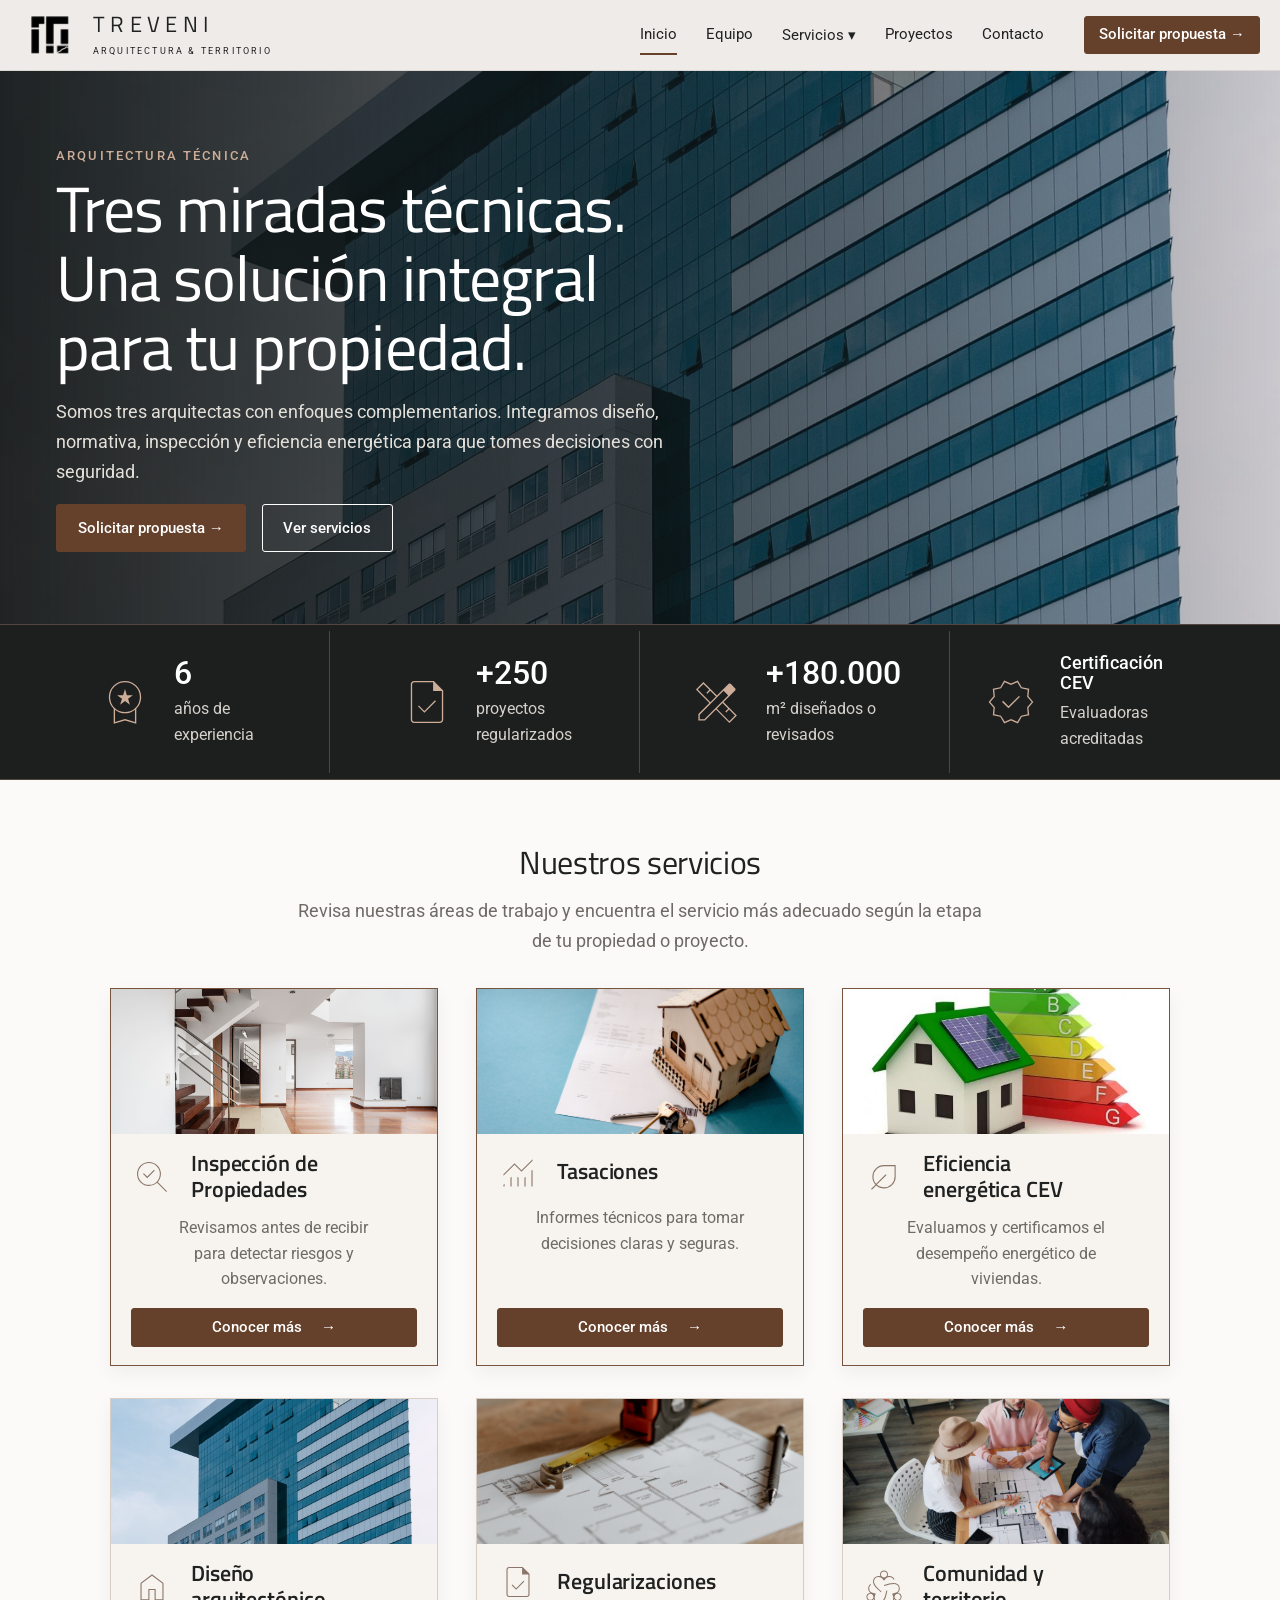
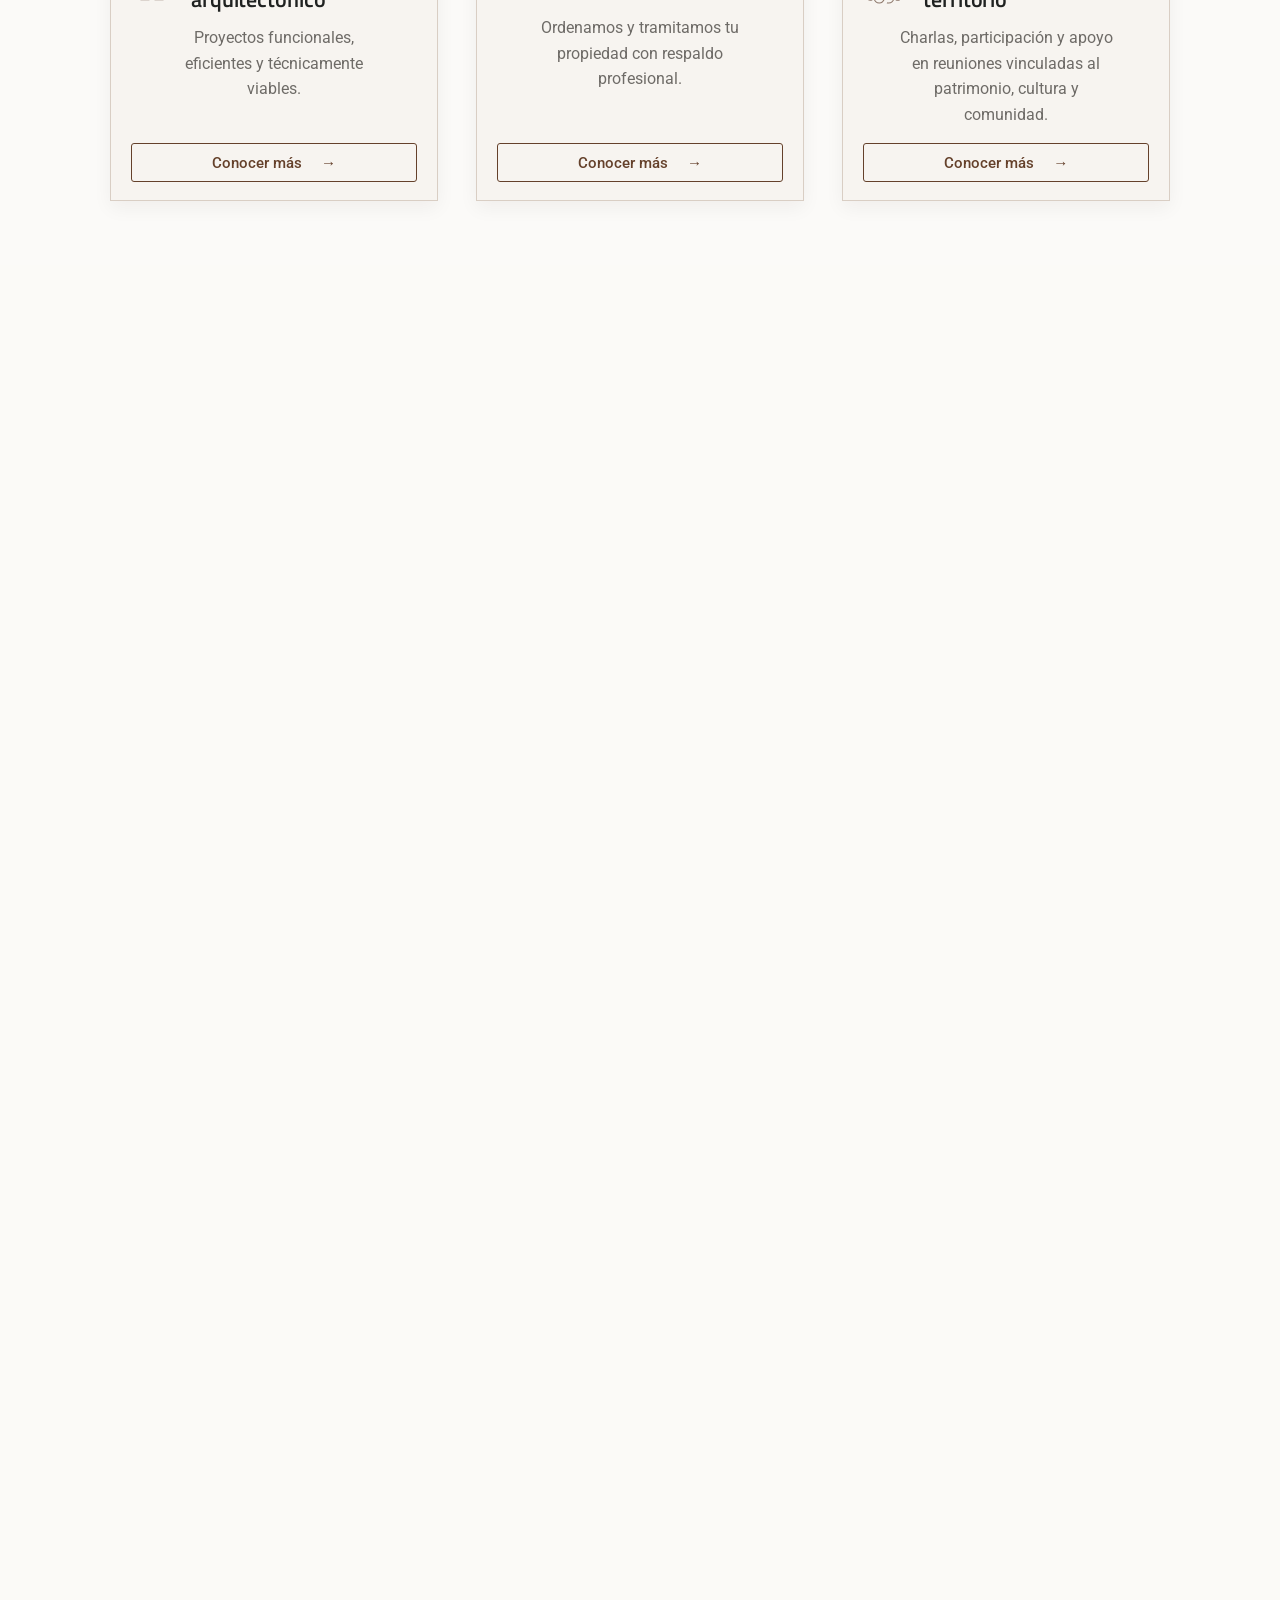
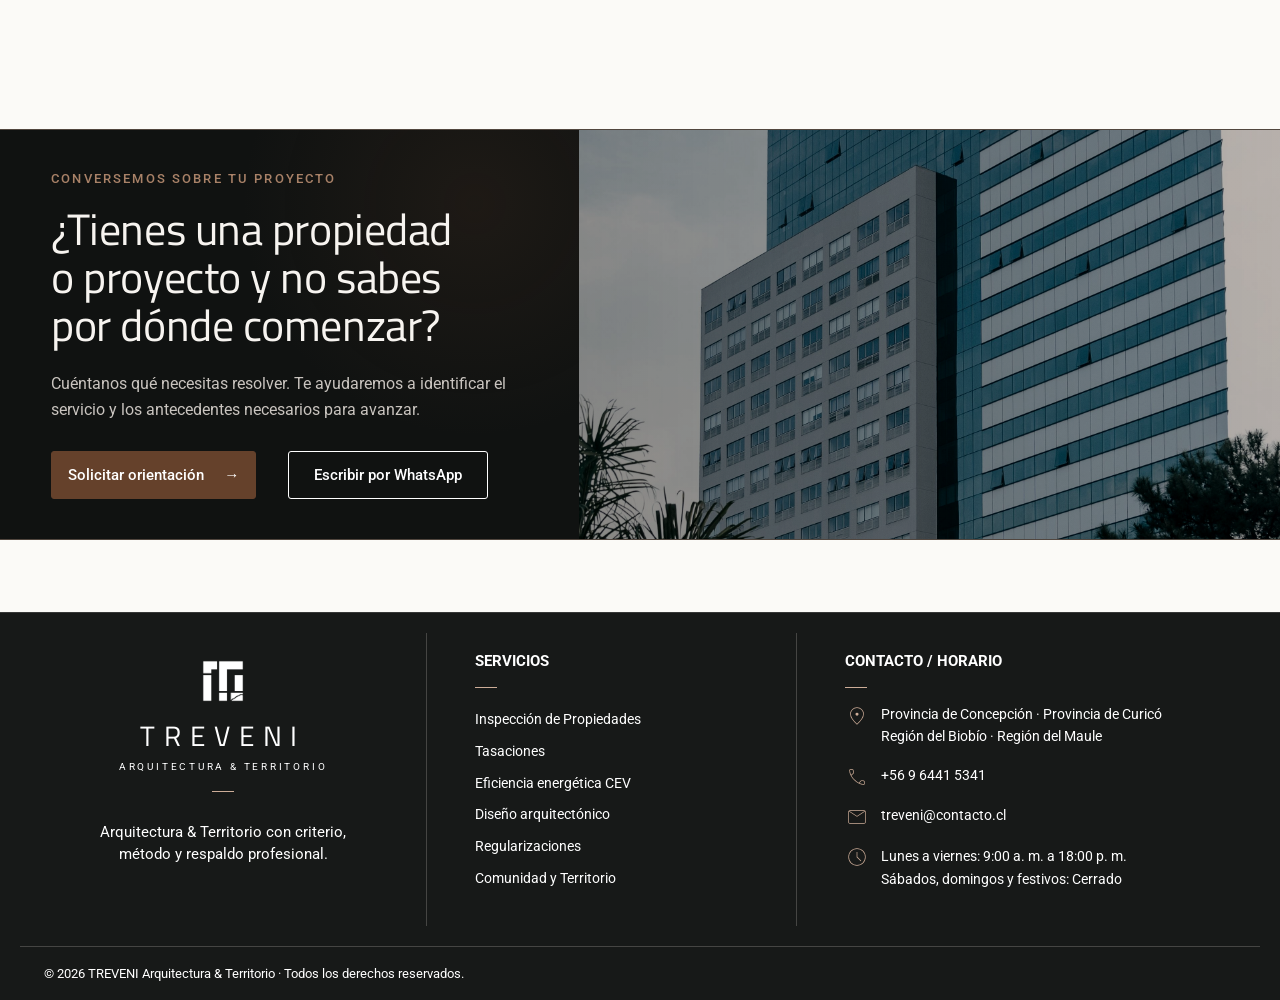
<file: index.html>
<!doctype html>
<html lang="es">
  <head>
    <meta charset="utf-8" />
    <meta name="viewport" content="width=device-width,initial-scale=1" />
    <title>TREVENI | Arquitectura técnica</title>
    <meta
      name="description"
      content="Diseño, regularización, inspección, tasaciones y eficiencia energética con respaldo técnico profesional."
    />
    <link rel="stylesheet" href="css/styles.css" />
    <script defer src="js/main.js"></script>
  </head>
  <body class="home-page">
    <div data-header></div>
    <main id="contenido">
      <section class="hero hero-home">
        <div class="container hero-content">
          <span class="eyebrow">Arquitectura técnica</span>
          <h1>
            Tres miradas técnicas. Una solución integral para tu propiedad.
          </h1>
          <p>
            Somos tres arquitectas con enfoques complementarios. Integramos
            diseño, normativa, inspección y eficiencia energética para que tomes
            decisiones con seguridad.
          </p>
          <div class="btn-row">
            <a class="btn" href="contacto.html">Solicitar propuesta →</a
            ><a class="btn btn-outline" href="#servicios">Ver servicios</a>
          </div>
        </div>
      </section>
      <section class="info-strip">
        <div class="container info-strip-grid">
          <div class="info-cell">
            <img
              class="info-icon"
              src="Imagenes/Iconos/Pagina de inicio/workspace_premium_48dp_CDAD98_FILL0_wght100_GRAD0_opsz48.svg"
              alt=""
            />
            <div>
              <strong class="stat-reveal" data-count="6">6</strong>
              <p>años de<br />experiencia</p>
            </div>
          </div>
          <div class="info-cell">
            <img
              class="info-icon"
              src="Imagenes/Iconos/Pagina de inicio/task_48dp_CDAD98_FILL0_wght100_GRAD0_opsz48.svg"
              alt=""
            />
            <div>
              <strong class="stat-reveal" data-count="250" data-prefix="+"
                >+250</strong
              >
              <p>proyectos<br />regularizados</p>
            </div>
          </div>
          <div class="info-cell">
            <img
              class="info-icon"
              src="Imagenes/Iconos/Pagina de inicio/design_services_48dp_CDAD98_FILL0_wght100_GRAD0_opsz48.svg"
              alt=""
            />
            <div>
              <strong class="stat-reveal" data-count="180000" data-prefix="+"
                >+180.000</strong
              >
              <p>m² diseñados o<br />revisados</p>
            </div>
          </div>
          <div class="info-cell info-cell-certification">
            <img
              class="info-icon"
              src="Imagenes/Iconos/Pagina de inicio/verified_48dp_CDAD98_FILL0_wght100_GRAD0_opsz48.svg"
              alt=""
            />
            <div>
              <strong class="stat-reveal">Certificación<br />CEV</strong>
              <p>Evaluadoras acreditadas</p>
            </div>
          </div>
        </div>
      </section>
      <section class="section home-services" id="servicios">
        <div class="container">
          <div class="section-head">
            <h2>Nuestros servicios</h2>
            <p>
              Revisa nuestras áreas de trabajo y encuentra el servicio más
              adecuado según la etapa de tu propiedad o proyecto.
            </p>
          </div>
          <div class="grid grid-3 services-showcase">
            <article class="service-showcase-card featured">
              <img
                class="service-photo"
                src="Imagenes/Imagenes/inspeccio-pre-entrega.jpg"
                width="4724"
                height="3153"
                alt="Inspección de vivienda"
              />
              <div class="service-card-content">
                <div class="service-card-heading">
                  <img
                    src="Imagenes/Iconos/Pagina de inicio/servicio_inspeccion_preentrega_24dp_8C7669_FILL0_wght100_GRAD-25_opsz24.svg"
                    alt=""
                  />
                  <h3>Inspección de<br />Propiedades</h3>
                </div>
                <p>
                  Revisamos antes de recibir para detectar riesgos y
                  observaciones.
                </p>
                <a class="service-cta filled" href="inspeccion-pre-entrega.html"
                  ><span>Conocer más</span><span>→</span></a
                >
              </div>
            </article>
            <article class="service-showcase-card featured">
              <img
                class="service-photo"
                src="Imagenes/Imagenes/Tasacion.jpg"
                width="6000"
                height="4000"
                alt="Tasación inmobiliaria"
              />
              <div class="service-card-content">
                <div class="service-card-heading">
                  <img
                    src="Imagenes/Iconos/Pagina de inicio/servicio_tasacion_24dp_8C7669_FILL0_wght100_GRAD-25_opsz24.svg"
                    alt=""
                  />
                  <h3>Tasaciones</h3>
                </div>
                <p>Informes técnicos para tomar decisiones claras y seguras.</p>
                <a class="service-cta filled" href="tasaciones.html"
                  ><span>Conocer más</span><span>→</span></a
                >
              </div>
            </article>
            <article class="service-showcase-card featured">
              <img
                class="service-photo"
                src="Imagenes/Imagenes/eficiencia-energetica.jpeg"
                width="525"
                height="310"
                alt="Vivienda eficiente"
              />
              <div class="service-card-content">
                <div class="service-card-heading">
                  <img
                    src="Imagenes/Iconos/Pagina de inicio/servicio_eficiencia_energetica_24dp_8C7669_FILL0_wght100_GRAD-25_opsz24.svg"
                    alt=""
                  />
                  <h3>Eficiencia<br />energética CEV</h3>
                </div>
                <p>
                  Evaluamos y certificamos el desempeño energético de viviendas.
                </p>
                <a class="service-cta filled" href="cev.html"
                  ><span>Conocer más</span><span>→</span></a
                >
              </div>
            </article>
            <article class="service-showcase-card">
              <img
                class="service-photo"
                src="Imagenes/Imagenes/Inmobiliarias.jpg"
                alt="Diseño arquitectónico"
              />
              <div class="service-card-content">
                <div class="service-card-heading">
                  <img
                    src="Imagenes/Iconos/Pagina de inicio/servicio_diseno_24dp_8C7669_FILL0_wght100_GRAD-25_opsz24.svg"
                    alt=""
                  />
                  <h3>Diseño<br />arquitectónico</h3>
                </div>
                <p>Proyectos funcionales, eficientes y técnicamente viables.</p>
                <a class="service-cta" href="diseno-arquitectonico.html"
                  ><span>Conocer más</span><span>→</span></a
                >
              </div>
            </article>
            <article class="service-showcase-card">
              <img
                class="service-photo"
                src="Imagenes/Imagenes/Regularizacion.jpg"
                alt="Regularización"
              />
              <div class="service-card-content">
                <div class="service-card-heading">
                  <img
                    src="Imagenes/Iconos/Pagina de inicio/servicio_regularizacion_24dp_8C7669_FILL0_wght100_GRAD-25_opsz24.svg"
                    alt=""
                  />
                  <h3>Regularizaciones</h3>
                </div>
                <p>
                  Ordenamos y tramitamos tu propiedad con respaldo profesional.
                </p>
                <a class="service-cta" href="regularizacion.html"
                  ><span>Conocer más</span><span>→</span></a
                >
              </div>
            </article>
            <article class="service-showcase-card">
              <img
                class="service-photo"
                src="Imagenes/Imagenes/profesionales.jpg"
                alt="Comunidad y territorio"
              />
              <div class="service-card-content">
                <div class="service-card-heading">
                  <img
                    src="Imagenes/Iconos/Pagina de inicio/servicio_comunidad_y_territorio_48dp_8C7669_FILL0_wght100_GRAD0_opsz48.svg"
                    alt=""
                  />
                  <h3>Comunidad y<br />territorio</h3>
                </div>
                <p>
                  Charlas, participación y apoyo en reuniones vinculadas al
                  patrimonio, cultura y comunidad.
                </p>
                <a class="service-cta" href="comunidad-territorio.html"
                  ><span>Conocer más</span><span>→</span></a
                >
              </div>
            </article>
          </div>
        </div>
      </section>
      <section class="section section-dark services-profiles home-profiles">
        <div class="container">
          <div class="section-head">
            <h2>Para quién trabajamos</h2>
            <p>
              Soluciones técnicas adaptadas a tu rol, tus objetivos y el tipo de
              propiedad.
            </p>
          </div>
          <div class="profile-services-grid">
            <article>
              <div class="profile-service-copy">
                <img
                  src="Imagenes/Iconos/Pagina de inicio/persona_24dp_CDAD98_FILL0_wght100_GRAD-25_opsz24.svg"
                  alt=""
                />
                <div>
                  <h3>Personas naturales</h3>
                  <p>
                    Te ayudamos a tomar decisiones informadas y a proteger tu
                    inversión con servicios técnicos claros y confiables.
                  </p>
                </div>
              </div>
              <div class="service-tags">
                <a href="inspeccion-pre-entrega.html"
                  >Inspección de<br />Propiedades</a
                >
                <a href="tasaciones.html">Tasaciones</a>
                <a href="diseno-arquitectonico.html"
                  >Diseño<br />arquitectónico</a
                >
                <a href="regularizacion.html">Regularizaciones</a>
              </div>
            </article>
            <article>
              <div class="profile-service-copy">
                <img
                  src="Imagenes/Iconos/Pagina de inicio/inmobiliarias_24dp_CDAD98_FILL0_wght100_GRAD0_opsz24.svg"
                  alt=""
                />
                <div>
                  <h3>Inmobiliarias<br />y constructoras</h3>
                  <p>
                    Optimizamos proyectos y procesos con evaluaciones técnicas
                    que aportan valor y cumplimiento.
                  </p>
                </div>
              </div>
              <div class="service-tags service-tags-full">
                <a href="cev.html">Eficiencia energética CEV</a>
              </div>
            </article>
            <article>
              <div class="profile-service-copy">
                <img
                  src="Imagenes/Iconos/Pagina de inicio/profesionales_24dp_CDAD98_FILL0_wght100_GRAD-25_opsz24.svg"
                  alt=""
                />
                <div>
                  <h3>Profesionales<br />y oficinas</h3>
                  <p>
                    Brindamos respaldo técnico especializado para estudios,
                    oficinas y profesionales del sector.
                  </p>
                </div>
              </div>
              <div class="service-tags service-tags-full">
                <a href="cev.html">Eficiencia energética CEV</a>
              </div>
            </article>
          </div>
        </div>
      </section>
      <section class="section section-soft why-section">
        <div class="container">
          <div class="section-head">
            <h2>Por qué TREVENI</h2>
            <p>
              Integramos tres miradas profesionales para abordar cada proyecto
              con criterio técnico, visión integral y comunicación clara.
            </p>
          </div>
          <div class="feature-row why-grid">
            <article>
              <img
                src="Imagenes/Iconos/Pagina de inicio/rigurosidad_tecnica_48dp_8C7669_FILL0_wght100_GRAD0_opsz48.svg"
                alt=""
              />
              <div>
                <h3>Rigurosidad técnica</h3>
                <p>
                  Aplicamos normativa, método y experiencia para entregar
                  informes confiables y decisiones acertadas.
                </p>
              </div>
            </article>
            <article>
              <img
                src="Imagenes/Iconos/Pagina de inicio/mirada_integral_48dp_8C7669_FILL0_wght100_GRAD-25_opsz48.svg"
                alt=""
              />
              <div>
                <h3>Mirada integral</h3>
                <p>
                  Integramos diseño, construcción y contexto para soluciones
                  eficientes y sostenibles.
                </p>
              </div>
            </article>
            <article>
              <img
                src="Imagenes/Iconos/Pagina de inicio/acompanamiento_48dp_8C7669_FILL0_wght100_GRAD-25_opsz48.svg"
                alt=""
              />
              <div>
                <h3>Acompañamiento claro</h3>
                <p>
                  Te guiamos en cada etapa con comunicación transparente y
                  recomendaciones comprensibles.
                </p>
              </div>
            </article>
          </div>
        </div>
      </section>
      <section class="section section-dark featured-projects">
        <div class="container">
          <div class="featured-projects-head">
            <div>
              <h2>Proyectos destacados</h2>
              <span class="heading-rule"></span>
            </div>
            <a class="all-projects-link" href="proyectos.html"
              >Ver todos los proyectos <span>→</span></a
            >
          </div>
          <div class="grid grid-3 projects-showcase">
            <article class="project-showcase-card">
              <img
                src="Imagenes/Imagenes/Inmobiliarias.jpg"
                alt="Casa Colina"
              />
              <div class="project-showcase-copy">
                <h3><strong>Casa Colina</strong></h3>
                <p>Diseño y regularización integral</p>
                <small>Lo Barnechea, Santiago</small
                ><a href="proyectos.html" aria-label="Ver Casa Colina">→</a>
              </div>
            </article>
            <article class="project-showcase-card">
              <img
                src="Imagenes/Imagenes/personas naturales.jpg"
                alt="Casa Piedra Roja"
              />
              <div class="project-showcase-copy">
                <h3><strong>Casa Piedra Roja</strong></h3>
                <p>Diseño arquitectónico y CEV</p>
                <small>Chicureo, Santiago</small
                ><a href="proyectos.html" aria-label="Ver Casa Piedra Roja"
                  >→</a
                >
              </div>
            </article>
            <article class="project-showcase-card">
              <img
                src="Imagenes/Imagenes/Regularizacion.jpg"
                alt="Casa Horizonte"
              />
              <div class="project-showcase-copy">
                <h3><strong>Casa Horizonte</strong></h3>
                <p>Inspección de Propiedades</p>
                <small>La Reina, Santiago</small
                ><a href="proyectos.html" aria-label="Ver Casa Horizonte">→</a>
              </div>
            </article>
          </div>
        </div>
      </section>
    </main>

    <!-- Llamado a la acción: edita aquí los textos de la página de Inicio -->
    <section class="cta unified-cta-section" aria-labelledby="cta-inicio-title">
      <div class="container cta-inner">
        <div class="unified-cta-copy">
          <span class="eyebrow">Conversemos sobre tu proyecto</span>
          <h2 id="cta-inicio-title">
            ¿Tienes una propiedad o proyecto y no sabes por dónde comenzar?
          </h2>
          <p>
            Cuéntanos qué necesitas resolver. Te ayudaremos a identificar el
            servicio y los antecedentes necesarios para avanzar.
          </p>
          <div class="unified-cta-actions">
            <a class="btn" href="contacto.html"
              >Solicitar orientación <span aria-hidden="true">→</span></a
            >
            <a class="btn btn-outline" href="https://wa.me/56964415341"
              >Escribir por WhatsApp</a
            >
          </div>
        </div>
        <div
          class="unified-cta-visual"
          role="img"
          aria-label="Arquitectura contemporánea"
        ></div>
      </div>
    </section>

    <div data-footer></div>
  </body>
</html>
</file>
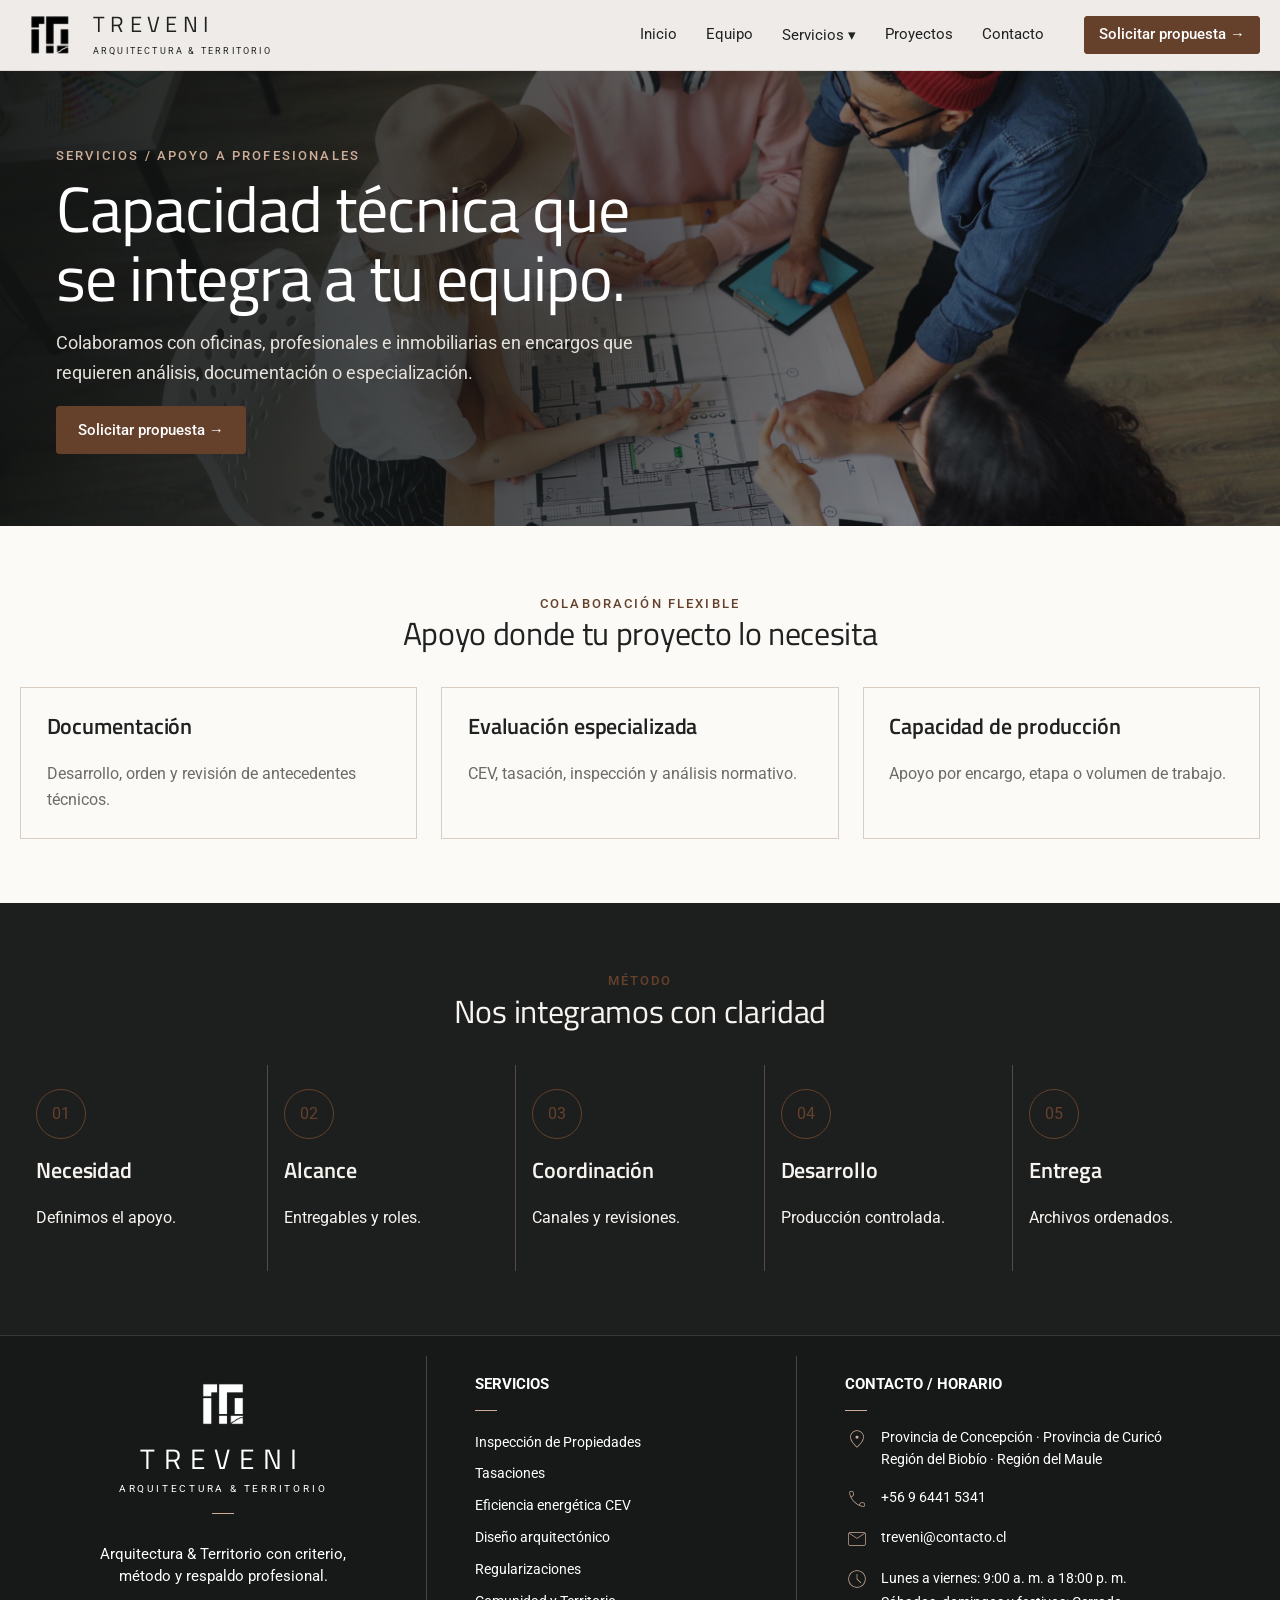
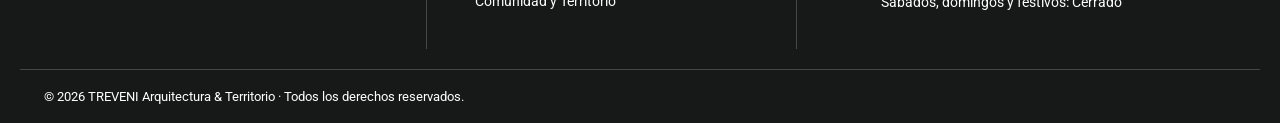
<file: apoyo-profesionales.html>
<!doctype html>
<html lang="es">
  <head>
    <meta charset="utf-8" />
    <meta name="viewport" content="width=device-width,initial-scale=1" />
    <title>Apoyo a profesionales | TREVENI</title>
    <meta
      name="description"
      content="Apoyo técnico para arquitectos, oficinas y equipos profesionales."
    />
    <link rel="stylesheet" href="css/styles.css" />
    <script defer src="js/main.js"></script>
  </head>
  <body>
    <div data-header></div>
    <main id="contenido">
      <section class="hero hero-service hero-estudio">
        <div class="container hero-content">
          <span class="eyebrow">Servicios / Apoyo a profesionales</span>
          <h1>Capacidad técnica que se integra a tu equipo.</h1>
          <p>
            Colaboramos con oficinas, profesionales e inmobiliarias en encargos
            que requieren análisis, documentación o especialización.
          </p>
          <a class="btn" href="contacto.html">Solicitar propuesta →</a>
        </div>
      </section>
      <section class="section">
        <div class="container">
          <div class="section-head">
            <span class="eyebrow">Colaboración flexible</span>
            <h2>Apoyo donde tu proyecto lo necesita</h2>
          </div>
          <div class="grid grid-3">
            <article class="card">
              <h3>Documentación</h3>
              <p>Desarrollo, orden y revisión de antecedentes técnicos.</p>
            </article>
            <article class="card">
              <h3>Evaluación especializada</h3>
              <p>CEV, tasación, inspección y análisis normativo.</p>
            </article>
            <article class="card">
              <h3>Capacidad de producción</h3>
              <p>Apoyo por encargo, etapa o volumen de trabajo.</p>
            </article>
          </div>
        </div>
      </section>
      <section class="section section-dark">
        <div class="container">
          <div class="section-head">
            <span class="eyebrow">Método</span>
            <h2>Nos integramos con claridad</h2>
          </div>
          <div class="process">
            <article class="process-item">
              <h3>Necesidad</h3>
              <p>Definimos el apoyo.</p>
            </article>
            <article class="process-item">
              <h3>Alcance</h3>
              <p>Entregables y roles.</p>
            </article>
            <article class="process-item">
              <h3>Coordinación</h3>
              <p>Canales y revisiones.</p>
            </article>
            <article class="process-item">
              <h3>Desarrollo</h3>
              <p>Producción controlada.</p>
            </article>
            <article class="process-item">
              <h3>Entrega</h3>
              <p>Archivos ordenados.</p>
            </article>
          </div>
        </div>
      </section>
    </main>
    <div data-footer></div>
  </body>
</html>
</file>
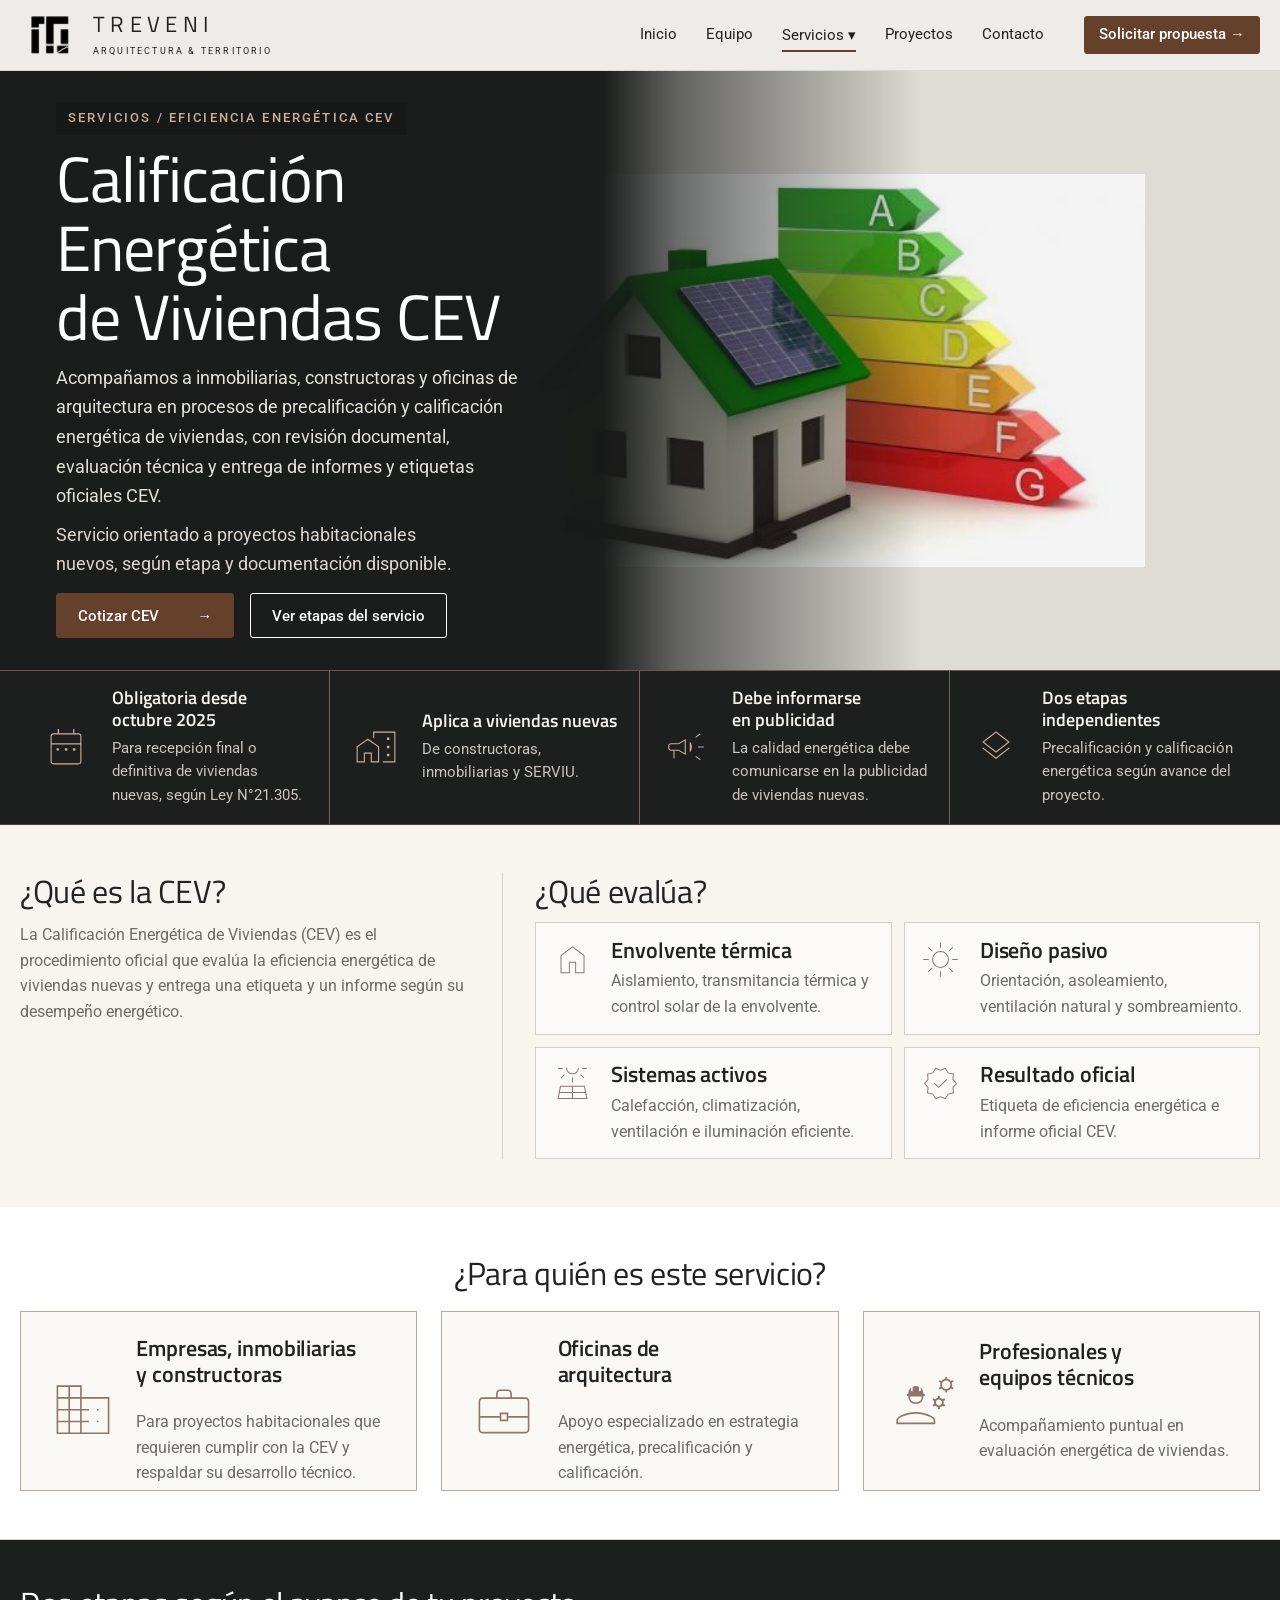
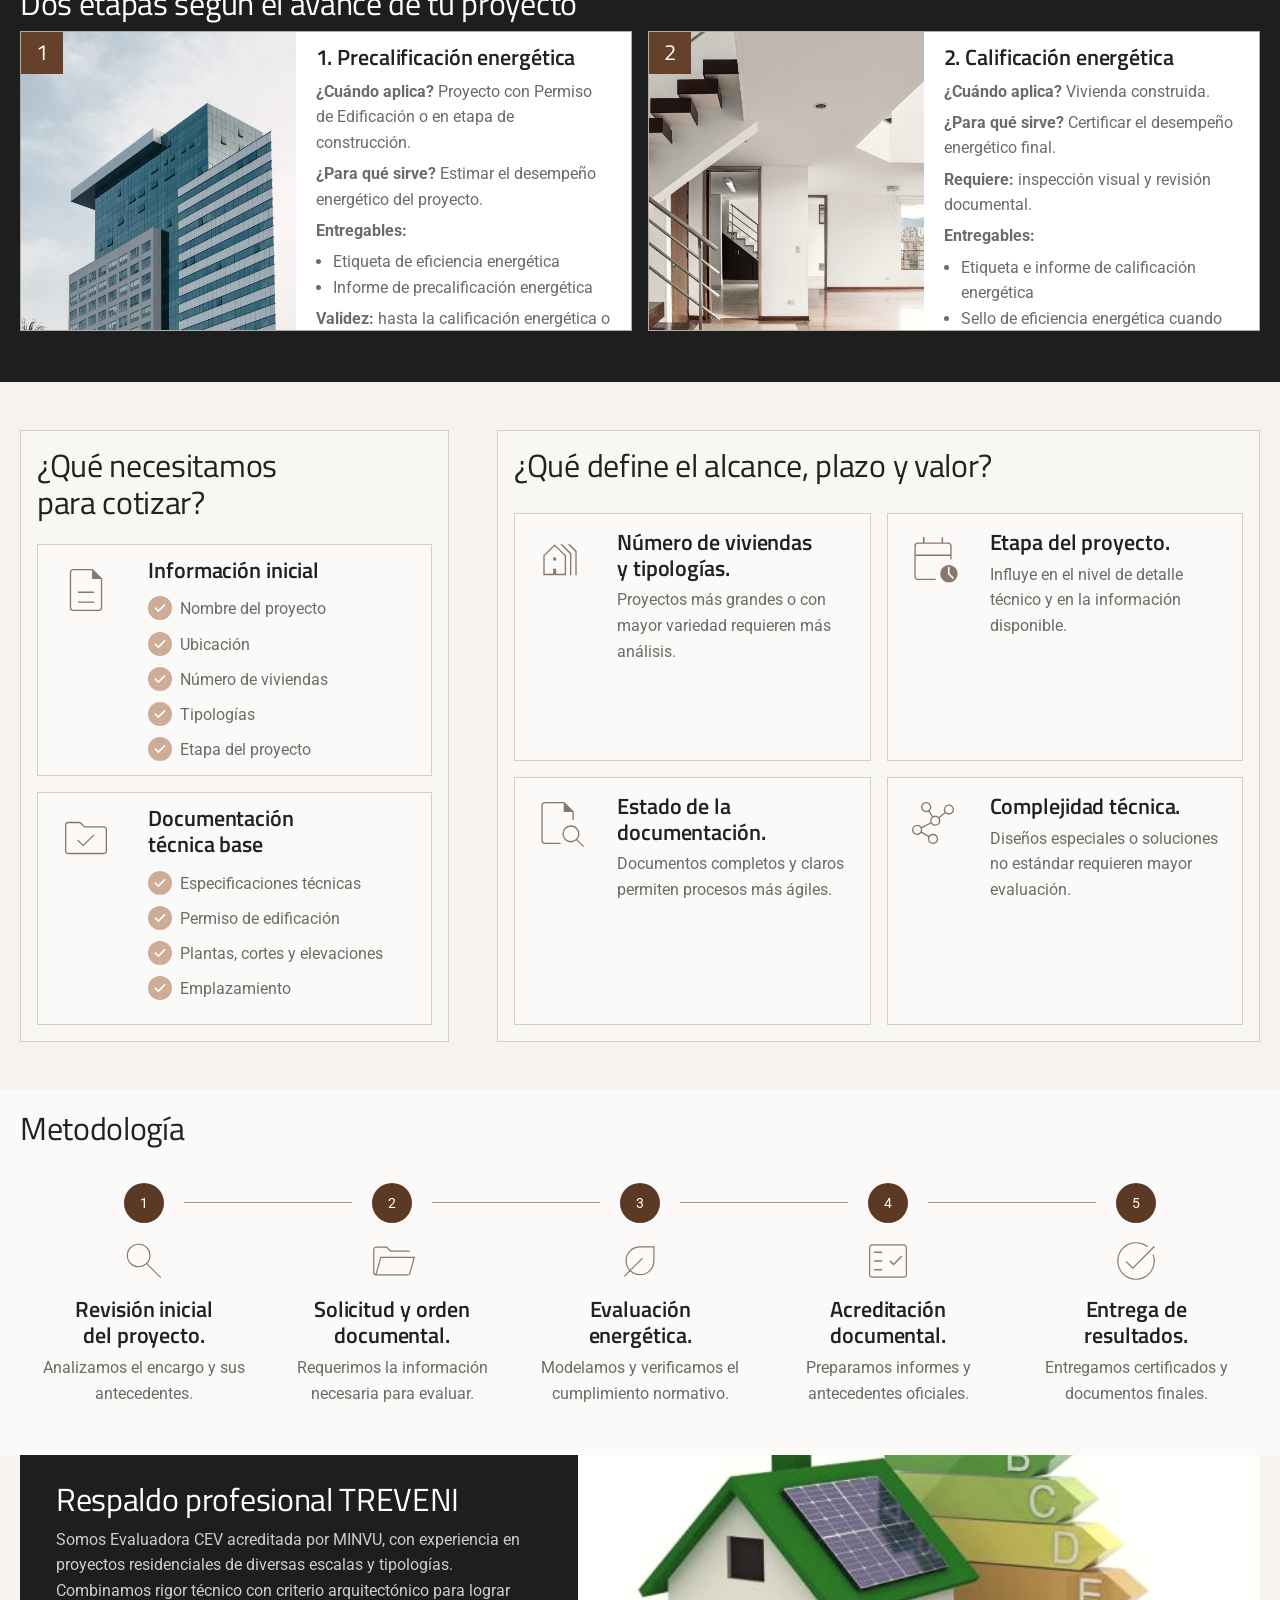
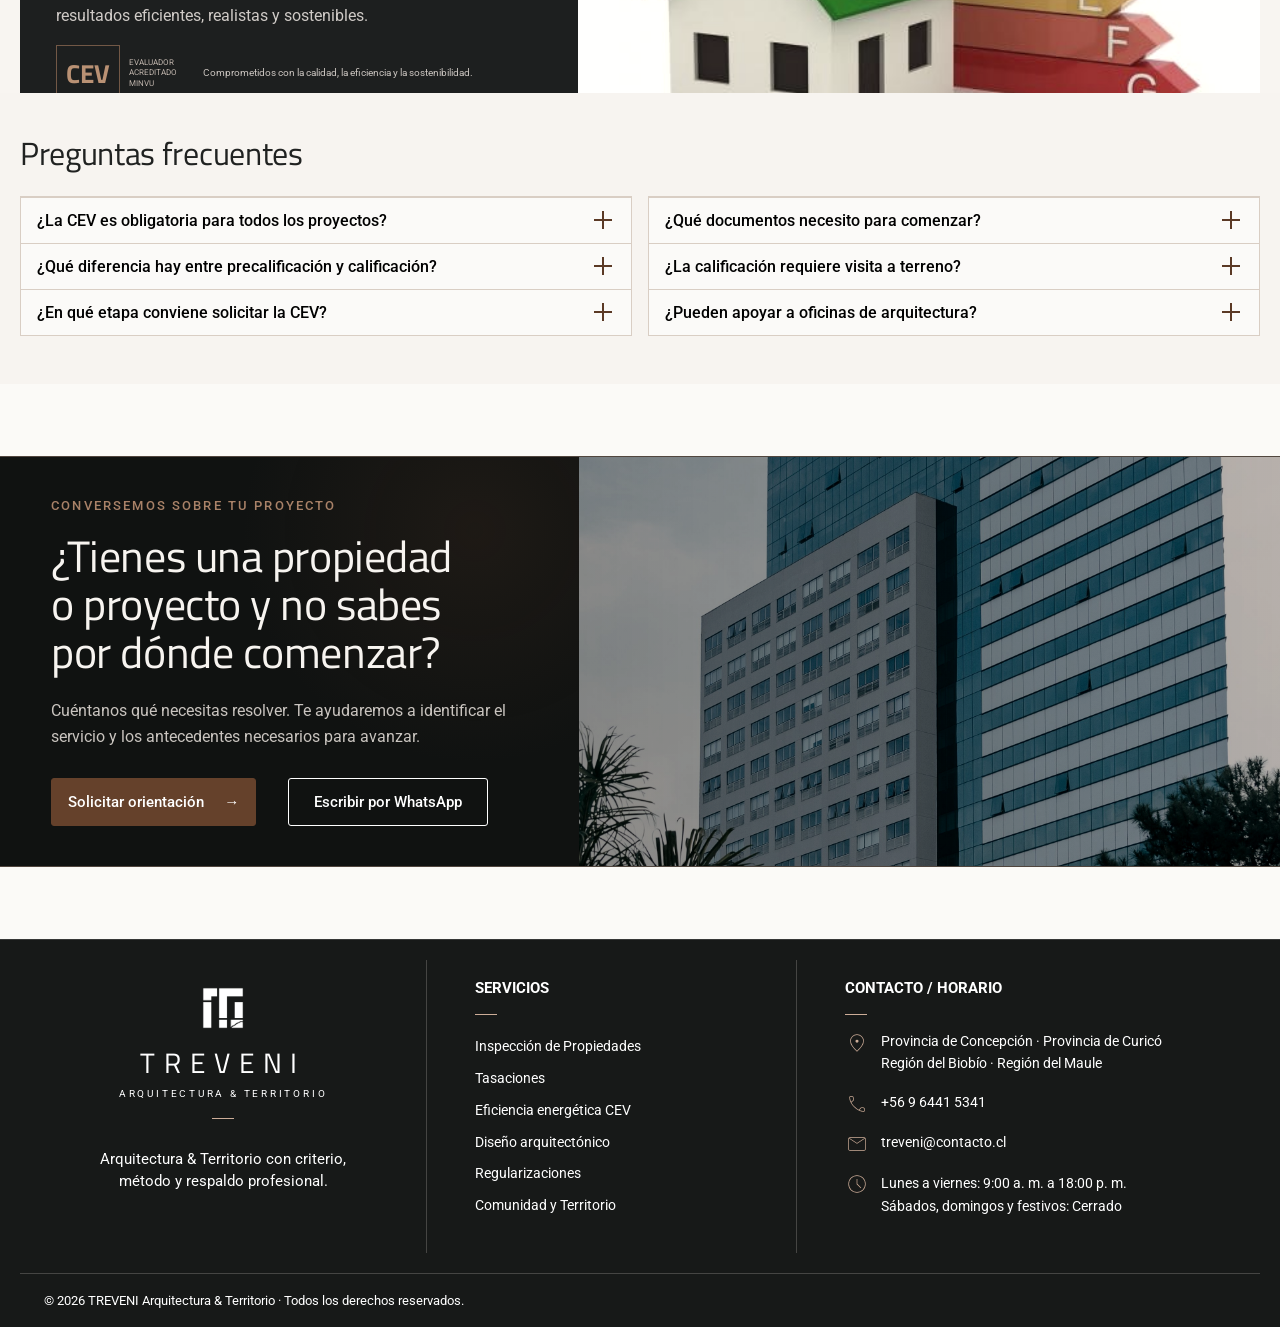
<file: cev.html>
<!doctype html>
<html lang="es">
  <head>
    <meta charset="utf-8" />
    <meta name="viewport" content="width=device-width,initial-scale=1" />
    <title>Calificación Energética de Viviendas CEV | TREVENI</title>
    <meta
      name="description"
      content="Precalificación y calificación energética de viviendas CEV."
    />
    <link rel="stylesheet" href="css/styles.css" />
    <script defer src="js/main.js"></script>
  </head>
  <body class="cev-page">
    <div data-header></div>
    <main id="contenido">
      <section class="hero hero-service hero-cev">
        <div class="container hero-content">
          <span class="eyebrow">Servicios / Eficiencia energética CEV</span>
          <h1>Calificación Energética<br />de Viviendas CEV</h1>
          <p>
            Acompañamos a inmobiliarias, constructoras y oficinas de
            arquitectura en procesos de precalificación y calificación
            energética de viviendas, con revisión documental, evaluación técnica
            y entrega de informes y etiquetas oficiales CEV.
          </p>
          <p class="cev-hero-note">
            Servicio orientado a proyectos habitacionales nuevos, según etapa y
            documentación disponible.
          </p>
          <div class="btn-row">
            <a class="btn" href="contacto.html">Cotizar CEV <span>→</span></a>
            <a class="btn btn-outline" href="#etapas"
              >Ver etapas del servicio</a
            >
          </div>
        </div>
      </section>

      <section class="cev-facts" aria-label="Aspectos clave de la CEV">
        <div class="container cev-facts-grid">
          <article>
            <img
              src="Imagenes/Iconos/Pagina servicios cev/date_range_48dp_CDAD98_FILL0_wght100_GRAD0_opsz48.svg"
              alt=""
            />
            <div>
              <h4 class="text-style-h4">Obligatoria desde<br />octubre 2025</h4>
              <p class="h4-description">
                Para recepción final o definitiva de viviendas nuevas, según Ley
                N°21.305.
              </p>
            </div>
          </article>
          <article>
            <img
              src="Imagenes/Iconos/Pagina servicios cev/home_work_48dp_CDAD98_FILL0_wght100_GRAD0_opsz48.svg"
              alt=""
            />
            <div>
              <h4 class="text-style-h4">Aplica a viviendas nuevas</h4>
              <p class="h4-description">
                De constructoras, inmobiliarias y SERVIU.
              </p>
            </div>
          </article>
          <article>
            <img
              src="Imagenes/Iconos/Pagina servicios cev/campaign_48dp_CDAD98_FILL0_wght100_GRAD0_opsz48.svg"
              alt=""
            />
            <div>
              <h4 class="text-style-h4">Debe informarse<br />en publicidad</h4>
              <p class="h4-description">
                La calidad energética debe comunicarse en la publicidad de
                viviendas nuevas.
              </p>
            </div>
          </article>
          <article>
            <img
              src="Imagenes/Iconos/Pagina servicios cev/layers_48dp_CDAD98_FILL0_wght100_GRAD0_opsz48.svg"
              alt=""
            />
            <div>
              <h4 class="text-style-h4">Dos etapas independientes</h4>
              <p class="h4-description">
                Precalificación y calificación energética según avance del
                proyecto.
              </p>
            </div>
          </article>
        </div>
      </section>

      <section class="section cev-overview">
        <div class="container cev-overview-grid">
          <article class="cev-definition">
            <h2>¿Qué es la CEV?</h2>
            <p>
              La Calificación Energética de Viviendas (CEV) es el procedimiento
              oficial que evalúa la eficiencia energética de viviendas nuevas y
              entrega una etiqueta y un informe según su desempeño energético.
            </p>
          </article>
          <div>
            <h2>¿Qué evalúa?</h2>
            <div class="cev-evaluates">
              <article>
                <img
                  src="Imagenes/Iconos/Pagina servicios cev/home_48dp_8C7669_FILL0_wght100_GRAD0_opsz48.svg"
                  alt=""
                />
                <div>
                  <h3>Envolvente térmica</h3>
                  <p>
                    Aislamiento, transmitancia térmica y control solar de la
                    envolvente.
                  </p>
                </div>
              </article>
              <article>
                <img
                  src="Imagenes/Iconos/Pagina servicios cev/sunny_48dp_8C7669_FILL0_wght100_GRAD0_opsz48.svg"
                  alt=""
                />
                <div>
                  <h3>Diseño pasivo</h3>
                  <p>
                    Orientación, asoleamiento, ventilación natural y
                    sombreamiento.
                  </p>
                </div>
              </article>
              <article>
                <img
                  src="Imagenes/Iconos/Pagina servicios cev/solar_power_48dp_8C7669_FILL0_wght100_GRAD0_opsz48.svg"
                  alt=""
                />
                <div>
                  <h3>Sistemas activos</h3>
                  <p>
                    Calefacción, climatización, ventilación e iluminación
                    eficiente.
                  </p>
                </div>
              </article>
              <article>
                <img
                  src="Imagenes/Iconos/Pagina servicios cev/verified_48dp_8C7669_FILL0_wght100_GRAD0_opsz48.svg"
                  alt=""
                />
                <div>
                  <h3>Resultado oficial</h3>
                  <p>
                    Etiqueta de eficiencia energética e informe oficial CEV.
                  </p>
                </div>
              </article>
            </div>
          </div>
        </div>
      </section>

      <section class="section cev-audience">
        <div class="container">
          <div class="section-head"><h2>¿Para quién es este servicio?</h2></div>
          <div class="cev-audience-grid">
            <article>
              <img
                src="Imagenes/Iconos/Pagina servicios cev/domain_48dp_8C7669_FILL0_wght100_GRAD0_opsz48.svg"
                alt=""
              />
              <div>
                <h3>Empresas, inmobiliarias<br />y constructoras</h3>
                <p>
                  Para proyectos habitacionales que requieren cumplir con la CEV
                  y respaldar su desarrollo técnico.
                </p>
              </div>
            </article>
            <article>
              <img
                src="Imagenes/Iconos/Pagina servicios tasaciones/business_center_48dp_8C7669_FILL0_wght100_GRAD0_opsz48.svg"
                alt=""
              />
              <div>
                <h3>Oficinas de<br />arquitectura</h3>
                <p>
                  Apoyo especializado en estrategia energética, precalificación
                  y calificación.
                </p>
              </div>
            </article>
            <article>
              <img
                src="Imagenes/Iconos/Pagina servicios cev/engineering_48dp_8C7669_FILL0_wght100_GRAD0_opsz48.svg"
                alt=""
              />
              <div>
                <h3>Profesionales y<br />equipos técnicos</h3>
                <p>
                  Acompañamiento puntual en evaluación energética de viviendas.
                </p>
              </div>
            </article>
          </div>
        </div>
      </section>

      <section class="section cev-stages" id="etapas">
        <div class="container">
          <h2>Dos etapas según el avance de tu proyecto</h2>
          <div class="cev-stages-grid">
            <article>
              <div class="cev-stage-image">
                <span>1</span
                ><img
                  src="Imagenes/Imagenes/Inmobiliarias.jpg"
                  alt="Proyecto habitacional en desarrollo"
                />
              </div>
              <div class="cev-stage-copy">
                <h3>1. Precalificación energética</h3>
                <p>
                  <strong>¿Cuándo aplica?</strong> Proyecto con Permiso de
                  Edificación o en etapa de construcción.
                </p>
                <p>
                  <strong>¿Para qué sirve?</strong> Estimar el desempeño
                  energético del proyecto.
                </p>
                <p><strong>Entregables:</strong></p>
                <ul>
                  <li>Etiqueta de eficiencia energética</li>
                  <li>Informe de precalificación energética</li>
                </ul>
                <p>
                  <strong>Validez:</strong> hasta la calificación energética o
                  recepción definitiva.
                </p>
                <a class="btn" href="contacto.html">Cotizar según etapa</a>
              </div>
            </article>
            <article>
              <div class="cev-stage-image">
                <span>2</span
                ><img
                  src="Imagenes/Imagenes/inspeccio-pre-entrega.jpg"
                  alt="Vivienda terminada para calificación"
                />
              </div>
              <div class="cev-stage-copy">
                <h3>2. Calificación energética</h3>
                <p><strong>¿Cuándo aplica?</strong> Vivienda construida.</p>
                <p>
                  <strong>¿Para qué sirve?</strong> Certificar el desempeño
                  energético final.
                </p>
                <p>
                  <strong>Requiere:</strong> inspección visual y revisión
                  documental.
                </p>
                <p><strong>Entregables:</strong></p>
                <ul>
                  <li>Etiqueta e informe de calificación energética</li>
                  <li>Sello de eficiencia energética cuando corresponda</li>
                </ul>
                <p><strong>Vigencia referencial:</strong> 10 años.</p>
                <a class="btn" href="contacto.html">Cotizar según etapa</a>
              </div>
            </article>
          </div>
        </div>
      </section>

      <section class="section cev-start">
        <div class="container cev-start-grid">
          <div class="cev-start-needs">
            <h2>¿Qué necesitamos para cotizar?</h2>
            <article>
              <img
                src="Imagenes/Iconos/Pagina servicios cev/description_48dp_8C7669_FILL0_wght100_GRAD0_opsz48.svg"
                alt=""
              />
              <div>
                <h3>Información inicial</h3>
                <ul>
                  <li>Nombre del proyecto</li>
                  <li>Ubicación</li>
                  <li>Número de viviendas</li>
                  <li>Tipologías</li>
                  <li>Etapa del proyecto</li>
                </ul>
              </div>
            </article>
            <article>
              <img
                src="Imagenes/Iconos/Pagina servicios cev/folder_check_48dp_8C7669_FILL0_wght100_GRAD0_opsz48.svg"
                alt=""
              />
              <div>
                <h3>Documentación técnica base</h3>
                <ul>
                  <li>Especificaciones técnicas</li>
                  <li>Permiso de edificación</li>
                  <li>Plantas, cortes y elevaciones</li>
                  <li>Emplazamiento</li>
                </ul>
              </div>
            </article>
          </div>
          <div class="cev-scope">
            <h2>¿Qué define el alcance, plazo y valor?</h2>
            <div class="cev-scope-grid">
              <article>
                <img
                  src="Imagenes/Iconos/Pagina servicios cev/holiday_village_48dp_8C7669_FILL0_wght100_GRAD0_opsz48.svg"
                  alt=""
                />
                <div>
                  <h3>Número de viviendas<br />y tipologías.</h3>
                  <p>
                    Proyectos más grandes o con mayor variedad requieren más
                    análisis.
                  </p>
                </div>
              </article>
              <article>
                <img
                  src="Imagenes/Iconos/Pagina servicios cev/calendar_clock_48dp_8C7669_FILL0_wght100_GRAD0_opsz48.svg"
                  alt=""
                />
                <div>
                  <h3>Etapa del proyecto.</h3>
                  <p>
                    Influye en el nivel de detalle técnico y en la información
                    disponible.
                  </p>
                </div>
              </article>
              <article>
                <img
                  src="Imagenes/Iconos/Pagina servicios cev/document_search_48dp_8C7669_FILL0_wght100_GRAD0_opsz48.svg"
                  alt=""
                />
                <div>
                  <h3>Estado de la<br />documentación.</h3>
                  <p>
                    Documentos completos y claros permiten procesos más ágiles.
                  </p>
                </div>
              </article>
              <article>
                <img
                  src="Imagenes/Iconos/Pagina servicios cev/graph_3_48dp_8C7669_FILL0_wght100_GRAD0_opsz48.svg"
                  alt=""
                />
                <div>
                  <h3>Complejidad técnica.</h3>
                  <p>
                    Diseños especiales o soluciones no estándar requieren mayor
                    evaluación.
                  </p>
                </div>
              </article>
            </div>
          </div>
        </div>
      </section>

      <section class="section cev-process">
        <div class="container">
          <h2>Metodología</h2>
          <div class="cev-process-grid">
            <article>
              <span>1</span
              ><img
                src="Imagenes/Iconos/Pagina servicios cev/search_48dp_8C7669_FILL0_wght100_GRAD0_opsz48.svg"
                alt=""
              />
              <h3>Revisión inicial<br />del proyecto.</h3>
              <p>Analizamos el encargo y sus antecedentes.</p>
            </article>
            <article>
              <span>2</span
              ><img
                src="Imagenes/Iconos/Pagina servicios cev/folder_open_48dp_8C7669_FILL0_wght100_GRAD0_opsz48.svg"
                alt=""
              />
              <h3>Solicitud y orden<br />documental.</h3>
              <p>Requerimos la información necesaria para evaluar.</p>
            </article>
            <article>
              <span>3</span
              ><img
                src="Imagenes/Iconos/Pagina servicios cev/nest_eco_leaf_48dp_8C7669_FILL0_wght100_GRAD0_opsz48.svg"
                alt=""
              />
              <h3>Evaluación<br />energética.</h3>
              <p>Modelamos y verificamos el cumplimiento normativo.</p>
            </article>
            <article>
              <span>4</span
              ><img
                src="Imagenes/Iconos/Pagina servicios cev/fact_check_48dp_8C7669_FILL0_wght100_GRAD0_opsz48.svg"
                alt=""
              />
              <h3>Acreditación<br />documental.</h3>
              <p>Preparamos informes y antecedentes oficiales.</p>
            </article>
            <article>
              <span>5</span
              ><img
                src="Imagenes/Iconos/Pagina servicios cev/task_alt_48dp_8C7669_FILL0_wght100_GRAD0_opsz48.svg"
                alt=""
              />
              <h3>Entrega de<br />resultados.</h3>
              <p>Entregamos certificados y documentos finales.</p>
            </article>
          </div>
        </div>
      </section>

      <section class="cev-support">
        <div class="container cev-support-grid">
          <div>
            <h2>Respaldo profesional TREVENI</h2>
            <p>
              Somos Evaluadora CEV acreditada por MINVU, con experiencia en
              proyectos residenciales de diversas escalas y tipologías.
              Combinamos rigor técnico con criterio arquitectónico para lograr
              resultados eficientes, realistas y sostenibles.
            </p>
            <div class="cev-accreditation">
              <strong>CEV</strong
              ><span>EVALUADOR<br />ACREDITADO<br />MINVU</span
              ><small
                >Comprometidos con la calidad, la eficiencia y la
                sostenibilidad.</small
              >
            </div>
          </div>
          <img
            src="Imagenes/Imagenes/eficiencia-energetica.jpeg"
            alt="Calificación energética de viviendas"
          />
        </div>
      </section>

      <section class="section cev-faq">
        <div class="container">
          <h2>Preguntas frecuentes</h2>
          <div class="cev-faq-grid">
            <div class="faq">
              <article class="faq-item">
                <button class="faq-button" aria-expanded="false">
                  ¿La CEV es obligatoria para todos los proyectos?<span>+</span>
                </button>
                <div class="faq-panel">
                  La obligatoriedad depende del tipo de proyecto, su etapa y la
                  normativa vigente aplicable.
                </div>
              </article>
              <article class="faq-item">
                <button class="faq-button" aria-expanded="false">
                  ¿Qué diferencia hay entre precalificación y calificación?<span
                    >+</span
                  >
                </button>
                <div class="faq-panel">
                  La precalificación evalúa el proyecto durante su desarrollo;
                  la calificación certifica el desempeño de la vivienda
                  construida.
                </div>
              </article>
              <article class="faq-item">
                <button class="faq-button" aria-expanded="false">
                  ¿En qué etapa conviene solicitar la CEV?<span>+</span>
                </button>
                <div class="faq-panel">
                  Conviene incorporarla tempranamente para anticipar ajustes y
                  ordenar los antecedentes técnicos.
                </div>
              </article>
            </div>
            <div class="faq">
              <article class="faq-item">
                <button class="faq-button" aria-expanded="false">
                  ¿Qué documentos necesito para comenzar?<span>+</span>
                </button>
                <div class="faq-panel">
                  Planos, especificaciones técnicas, permiso de edificación y
                  antecedentes generales del proyecto.
                </div>
              </article>
              <article class="faq-item">
                <button class="faq-button" aria-expanded="false">
                  ¿La calificación requiere visita a terreno?<span>+</span>
                </button>
                <div class="faq-panel">
                  Sí, la calificación de una vivienda terminada contempla
                  verificación visual y revisión documental.
                </div>
              </article>
              <article class="faq-item">
                <button class="faq-button" aria-expanded="false">
                  ¿Pueden apoyar a oficinas de arquitectura?<span>+</span>
                </button>
                <div class="faq-panel">
                  Sí, entregamos apoyo especializado en estrategia energética,
                  revisión y preparación documental.
                </div>
              </article>
            </div>
          </div>
        </div>
      </section>
    </main>

    <!-- Llamado a la acción: edita aquí los textos de la página de Eficiencia CEV -->
    <section class="cta unified-cta-section" aria-labelledby="cta-cev-title">
      <div class="container cta-inner">
        <div class="unified-cta-copy">
          <span class="eyebrow">Conversemos sobre tu proyecto</span>
          <h2 id="cta-cev-title">
            ¿Tienes una propiedad o proyecto y no sabes por dónde comenzar?
          </h2>
          <p>
            Cuéntanos qué necesitas resolver. Te ayudaremos a identificar el
            servicio y los antecedentes necesarios para avanzar.
          </p>
          <div class="unified-cta-actions">
            <a class="btn" href="contacto.html"
              >Solicitar orientación <span aria-hidden="true">→</span></a
            >
            <a class="btn btn-outline" href="https://wa.me/56964415341"
              >Escribir por WhatsApp</a
            >
          </div>
        </div>
        <div
          class="unified-cta-visual"
          role="img"
          aria-label="Arquitectura contemporánea"
        ></div>
      </div>
    </section>

    <div data-footer></div>
  </body>
</html>
</file>
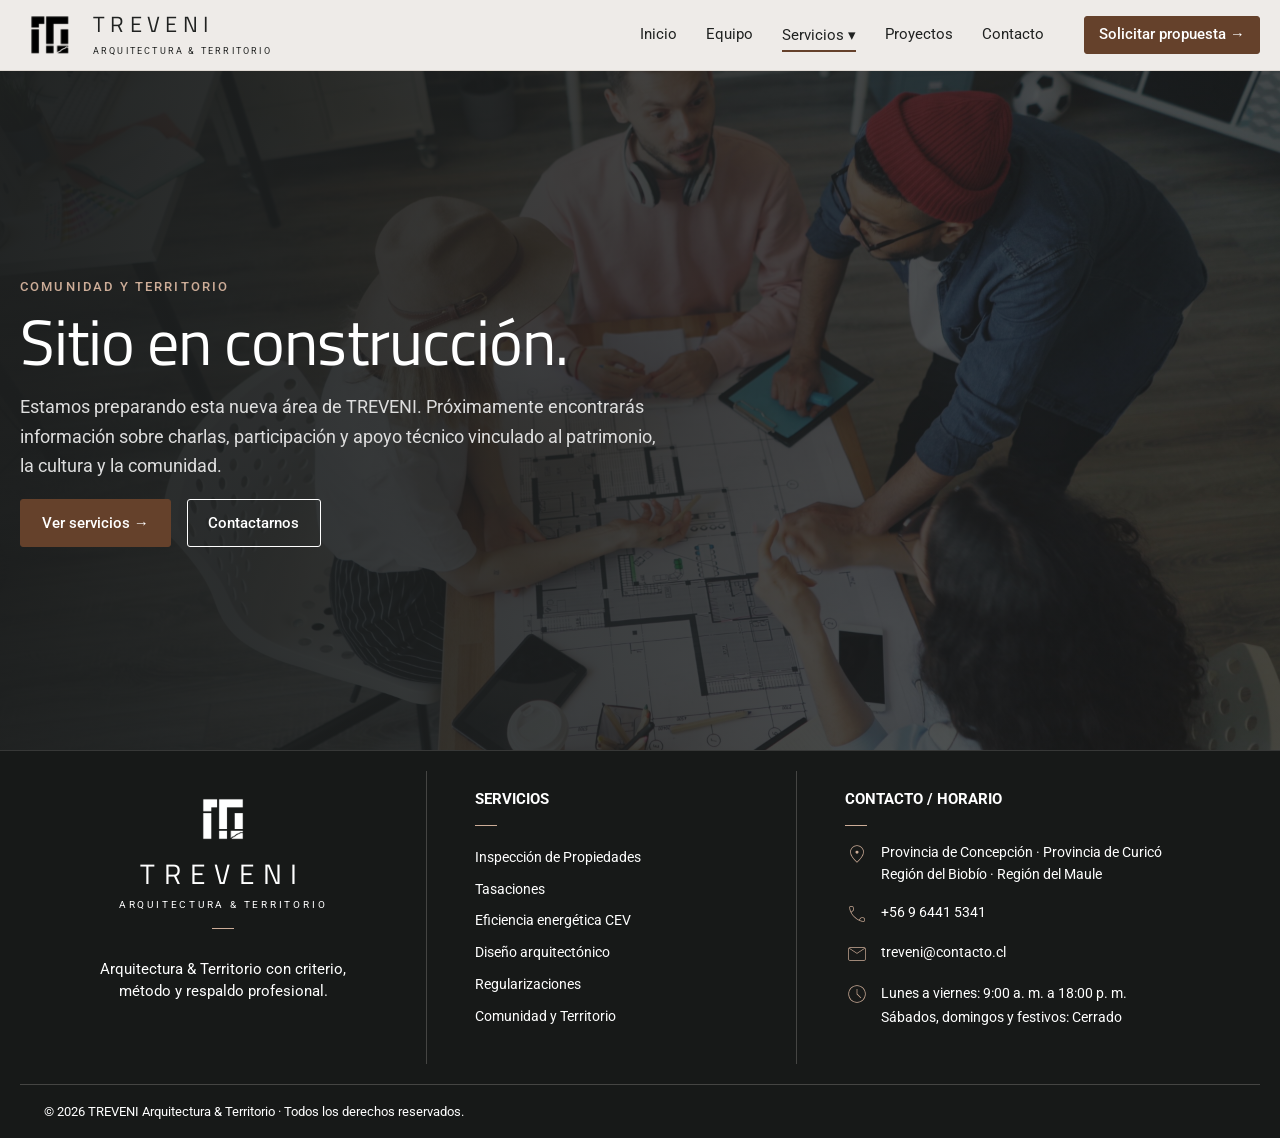
<file: comunidad-territorio.html>
<!doctype html>
<html lang="es">
<head><meta charset="utf-8"><meta name="viewport" content="width=device-width,initial-scale=1"><title>Comunidad y territorio | TREVENI</title><meta name="description" content="Próximamente: servicios de comunidad y territorio de TREVENI."><link rel="stylesheet" href="css/styles.css"><script defer src="js/main.js"></script></head>
<body class="construction-page"><div data-header></div><main id="contenido"><section class="construction"><div class="container construction-inner"><span class="eyebrow">Comunidad y territorio</span><h1>Sitio en construcción.</h1><p>Estamos preparando esta nueva área de TREVENI. Próximamente encontrarás información sobre charlas, participación y apoyo técnico vinculado al patrimonio, la cultura y la comunidad.</p><div class="btn-row"><a class="btn" href="index.html#servicios">Ver servicios →</a><a class="btn btn-outline" href="contacto.html">Contactarnos</a></div></div></section></main><div data-footer></div></body>
</html>
</file>
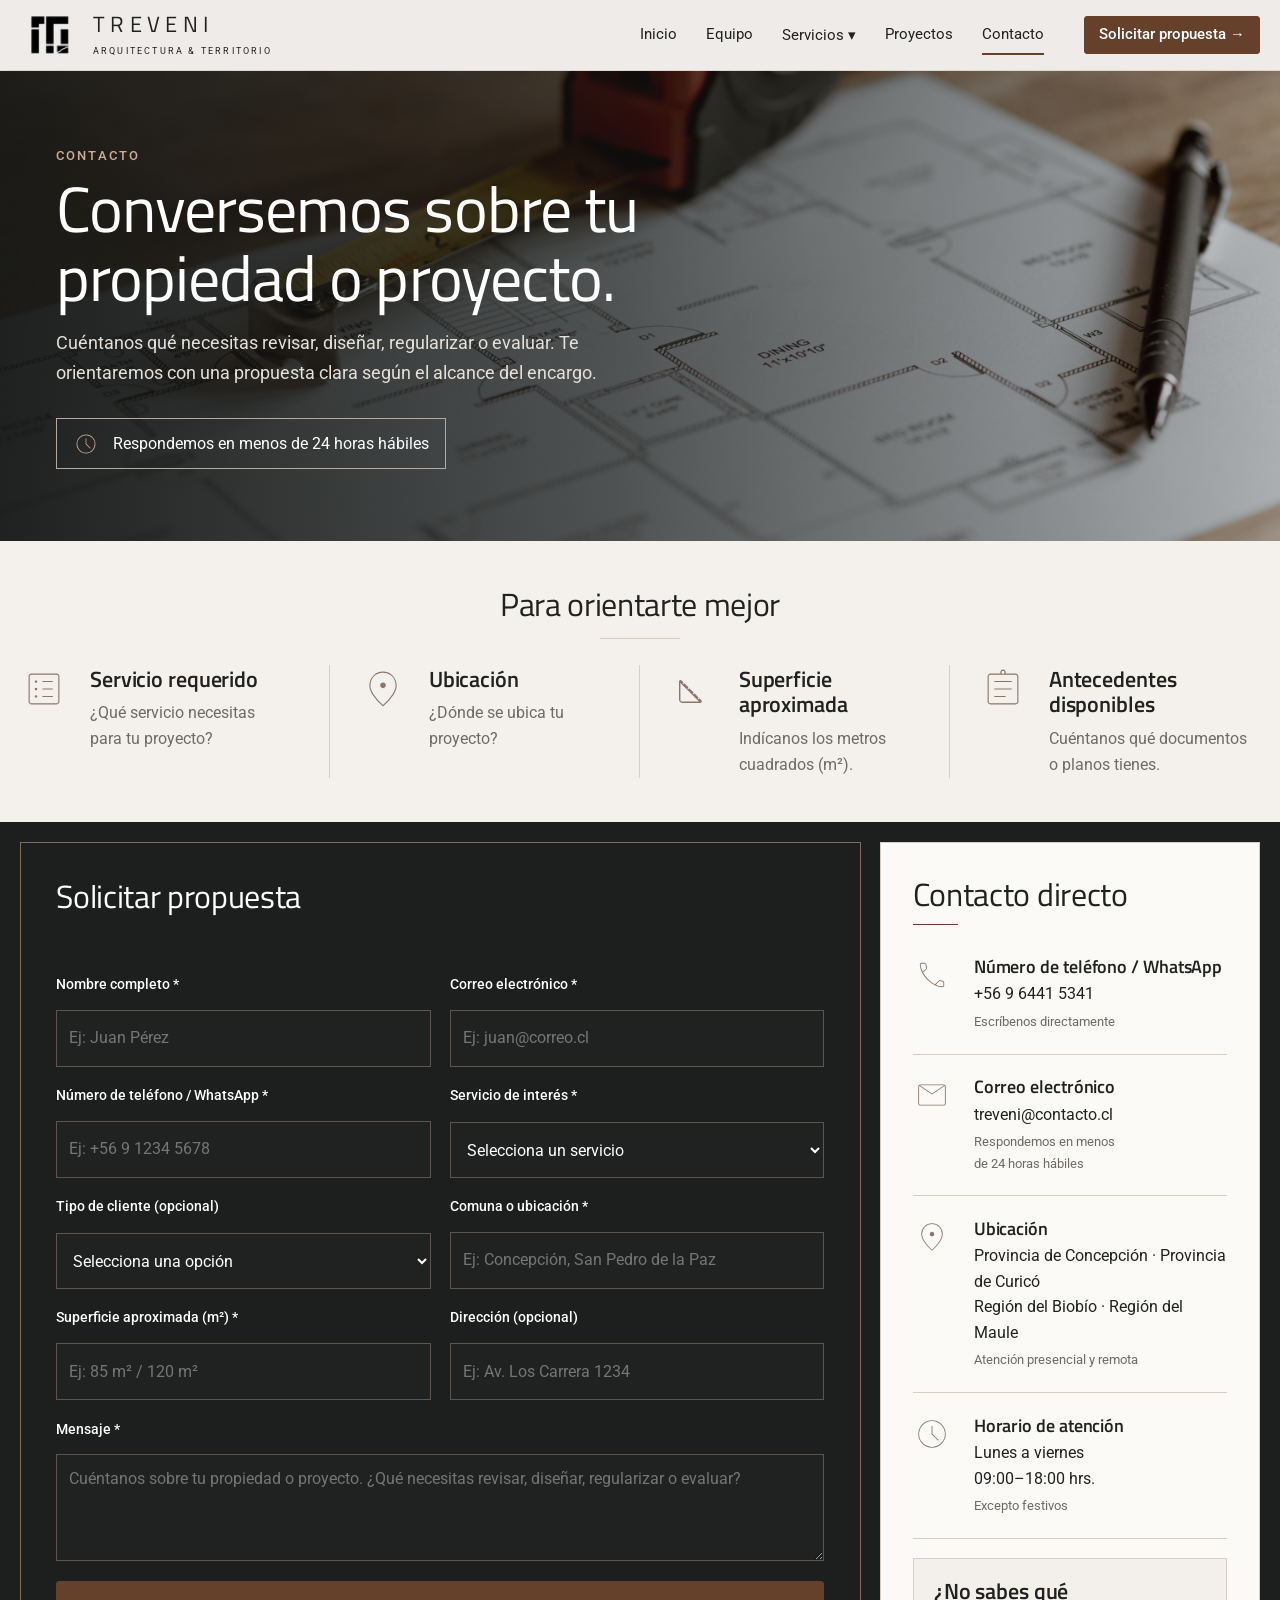
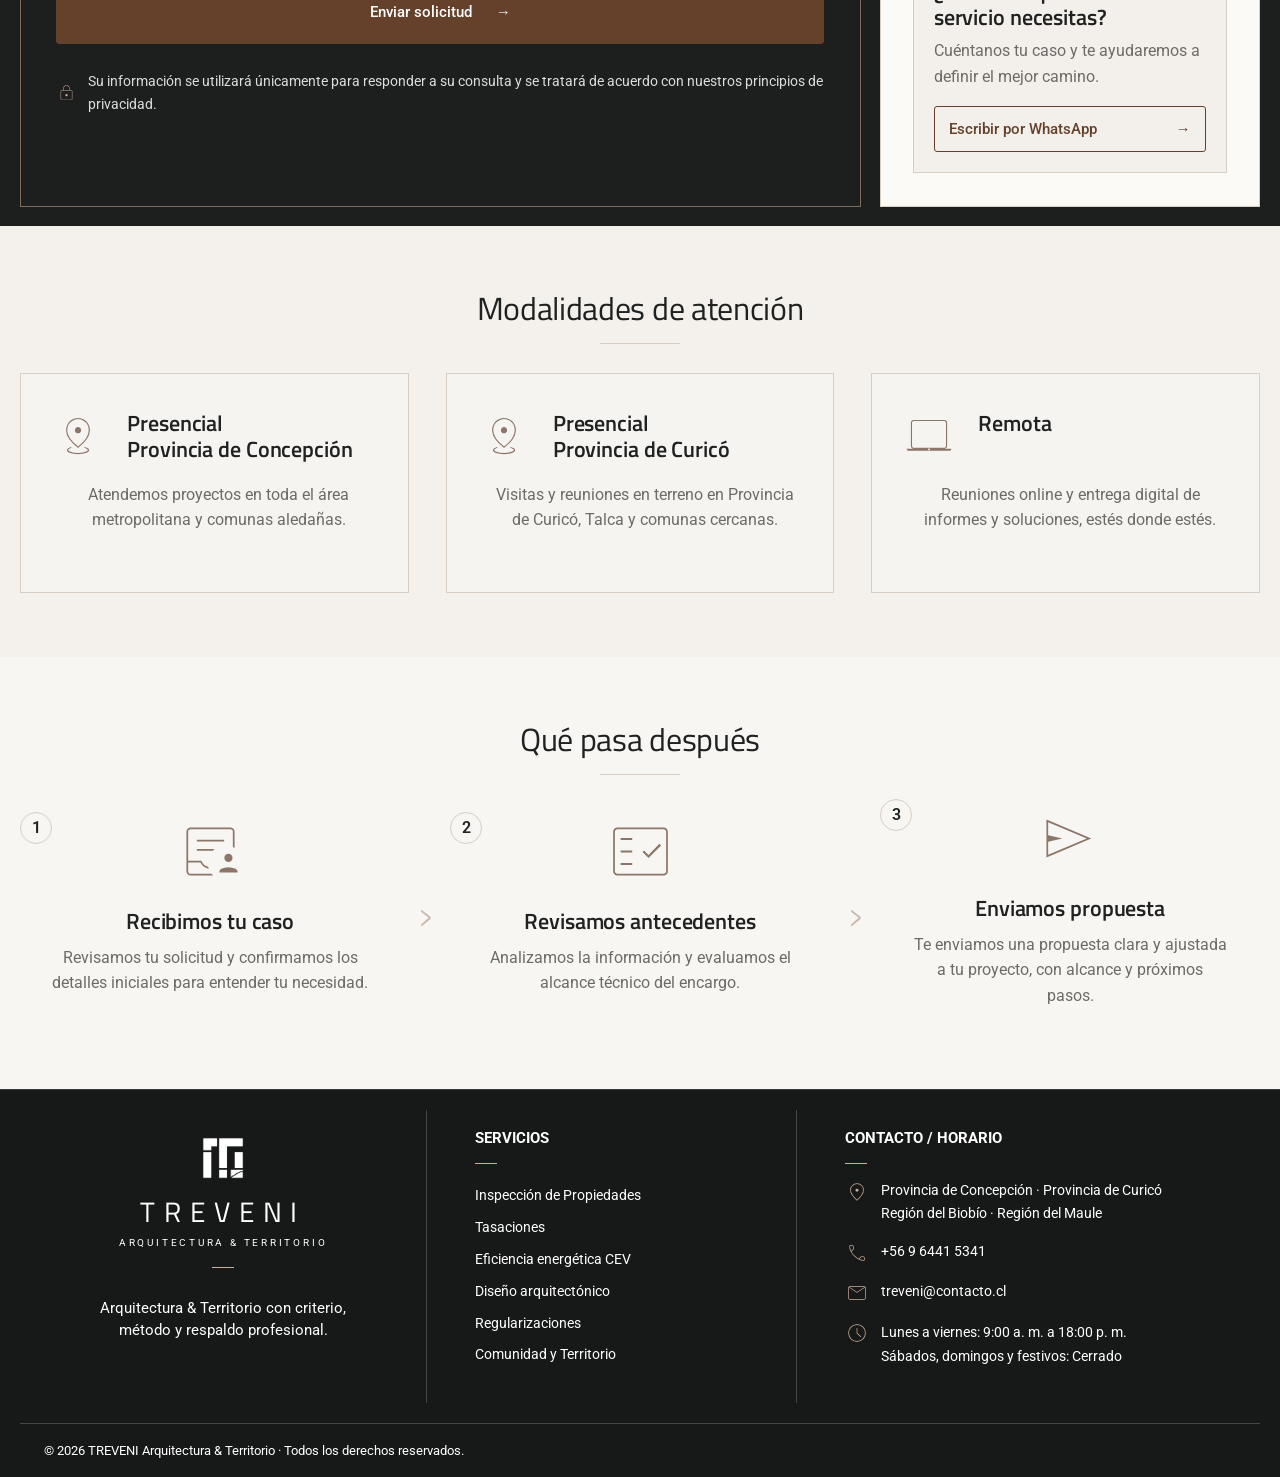
<file: contacto.html>
<!doctype html>
<html lang="es">
  <head>
    <meta charset="utf-8" />
    <meta name="viewport" content="width=device-width,initial-scale=1" />
    <title>Contacto | TREVENI</title>
    <meta
      name="description"
      content="Cuéntanos sobre tu propiedad o proyecto y solicita una propuesta técnica."
    />
    <link rel="stylesheet" href="css/styles.css" />
    <script defer src="js/main.js"></script>
  </head>
  <body class="contact-page">
    <div data-header></div>
    <main id="contenido">
      <section class="hero hero-contact">
        <div class="container hero-content">
          <span class="eyebrow">Contacto</span>
          <h1>Conversemos sobre tu propiedad o proyecto.</h1>
          <p>
            Cuéntanos qué necesitas revisar, diseñar, regularizar o evaluar. Te
            orientaremos con una propuesta clara según el alcance del encargo.
          </p>
          <a class="hero-response" href="#formulario"
            ><img
              src="Imagenes/Iconos/Pagina de contacto/schedule_24dp_CDAD98_FILL0_wght100_GRAD0_opsz24.svg"
              alt=""
            /><span>Respondemos en menos de 24 horas hábiles</span></a
          >
        </div>
      </section>

      <section class="section section-soft contact-orientation">
        <div class="container">
          <div class="section-head">
            <h2>Para orientarte mejor</h2>
            <span class="contact-title-line"></span>
          </div>
          <div class="orientation-row">
            <article>
              <img
                src="Imagenes/Iconos/Pagina de contacto/list_alt_48dp_8C7669_FILL0_wght100_GRAD0_opsz48.svg"
                alt=""
              />
              <div>
                <h3>Servicio requerido</h3>
                <p>¿Qué servicio necesitas<br />para tu proyecto?</p>
              </div>
            </article>
            <article>
              <img
                src="Imagenes/Iconos/Pagina de contacto/location_on_48dp_8C7669_FILL0_wght100_GRAD0_opsz48.svg"
                alt=""
              />
              <div>
                <h3>Ubicación</h3>
                <p>¿Dónde se ubica tu<br />proyecto?</p>
              </div>
            </article>
            <article>
              <img
                src="Imagenes/Iconos/Pagina de contacto/square_foot_48dp_8C7669_FILL0_wght100_GRAD0_opsz48.svg"
                alt=""
              />
              <div>
                <h3>Superficie aproximada</h3>
                <p>Indícanos los metros<br />cuadrados (m²).</p>
              </div>
            </article>
            <article>
              <img
                src="Imagenes/Iconos/Pagina de contacto/assignment_48dp_8C7669_FILL0_wght100_GRAD0_opsz48.svg"
                alt=""
              />
              <div>
                <h3>Antecedentes disponibles</h3>
                <p>Cuéntanos qué documentos<br />o planos tienes.</p>
              </div>
            </article>
          </div>
        </div>
      </section>

      <section class="section contact-form-section" id="formulario">
        <div class="container contact-layout">
          <form class="form contact-panel">
            <h2>Solicitar propuesta</h2>
            <div class="form-row">
              <label class="field"
                >Nombre completo *<input
                  name="nombre"
                  autocomplete="name"
                  required
                  placeholder="Ej: Juan Pérez" /></label
              ><label class="field"
                >Correo electrónico *<input
                  type="email"
                  name="correo"
                  autocomplete="email"
                  required
                  placeholder="Ej: juan@correo.cl"
              /></label>
            </div>
            <div class="form-row">
              <label class="field"
                >Número de teléfono / WhatsApp *<input
                  type="tel"
                  name="telefono"
                  autocomplete="tel"
                  required
                  placeholder="Ej: +56 9 1234 5678" /></label
              ><label class="field"
                >Servicio de interés *<select name="servicio" required>
                  <option value="">Selecciona un servicio</option>
                  <option>Diseño arquitectónico</option>
                  <option>Regularización</option>
                  <option>Inspección de Propiedades</option>
                  <option>Tasaciones</option>
                  <option>Eficiencia energética CEV</option>
                </select></label
              >
            </div>
            <div class="form-row">
              <label class="field"
                >Tipo de cliente (opcional)<select name="cliente">
                  <option value="">Selecciona una opción</option>
                  <option>Persona natural</option>
                  <option>Empresa o inmobiliaria</option>
                  <option>Profesional u oficina</option>
                </select></label
              ><label class="field"
                >Comuna o ubicación *<input
                  name="comuna"
                  required
                  placeholder="Ej: Concepción, San Pedro de la Paz"
              /></label>
            </div>
            <div class="form-row">
              <label class="field"
                >Superficie aproximada (m²) *<input
                  name="superficie"
                  required
                  placeholder="Ej: 85 m² / 120 m²" /></label
              ><label class="field"
                >Dirección (opcional)<input
                  name="direccion"
                  autocomplete="street-address"
                  placeholder="Ej: Av. Los Carrera 1234"
              /></label>
            </div>
            <label class="field"
              >Mensaje *<textarea
                name="mensaje"
                required
                placeholder="Cuéntanos sobre tu propiedad o proyecto. ¿Qué necesitas revisar, diseñar, regularizar o evaluar?"
              ></textarea></label
            ><button class="btn contact-submit" type="submit">
              <span>Enviar solicitud</span><span>→</span>
            </button>
            <p class="contact-form-note">
              <img
                src="Imagenes/Iconos/Pagina de contacto/lock_48dp_CDAD98_FILL0_wght100_GRAD0_opsz48.svg"
                alt=""
              />Su información se utilizará únicamente para responder a su
              consulta y se tratará de acuerdo con nuestros principios de
              privacidad.
            </p>
            <p class="form-status" role="status" aria-live="polite"></p>
          </form>
          <aside class="contact-aside">
            <h2>Contacto directo</h2>
            <span class="contact-aside-line"></span>
            <article>
              <img
                src="Imagenes/Iconos/Pagina de contacto/call_48dp_8C7669_FILL0_wght100_GRAD0_opsz48.svg"
                alt=""
              />
              <div>
                <h3>Número de teléfono / WhatsApp</h3>
                <p>+56 9 6441 5341<small>Escríbenos directamente</small></p>
              </div>
            </article>
            <article>
              <img
                src="Imagenes/Iconos/Pagina de contacto/mail_48dp_8C7669_FILL0_wght100_GRAD0_opsz48.svg"
                alt=""
              />
              <div>
                <h3>Correo electrónico</h3>
                <p>
                  treveni@contacto.cl<small
                    >Respondemos en menos<br />de 24 horas hábiles</small
                  >
                </p>
              </div>
            </article>
            <article>
              <img
                src="Imagenes/Iconos/Pagina de contacto/location_on_48dp_8C7669_FILL0_wght100_GRAD0_opsz48.svg"
                alt=""
              />
              <div>
                <h3>Ubicación</h3>
                <p>
                  Provincia de Concepción · Provincia de Curicó<br />Región del
                  Biobío · Región del Maule<small
                    >Atención presencial y remota</small
                  >
                </p>
              </div>
            </article>
            <article>
              <img
                src="Imagenes/Iconos/Pagina de contacto/schedule_48dp_8C7669_FILL0_wght100_GRAD0_opsz48.svg"
                alt=""
              />
              <div>
                <h3>Horario de atención</h3>
                <p>
                  Lunes a viernes<br />09:00–18:00 hrs.<small
                    >Excepto festivos</small
                  >
                </p>
              </div>
            </article>
            <div class="contact-guidance-card">
              <h3>¿No sabes qué servicio necesitas?</h3>
              <p>
                Cuéntanos tu caso y te ayudaremos a definir el mejor camino.
              </p>
              <a class="btn btn-outline" href="https://wa.me/56964415341">
                Escribir por WhatsApp
                <span aria-hidden="true">→</span>
              </a>
            </div>
          </aside>
        </div>
      </section>

      <section class="section section-soft contact-modes">
        <div class="container">
          <div class="section-head">
            <h2>Modalidades de atención</h2>
            <span class="contact-title-line"></span>
          </div>
          <div class="modes-grid">
            <article>
              <img
                src="Imagenes/Iconos/Pagina de contacto/distance_48dp_8C7669_FILL0_wght100_GRAD0_opsz48.svg"
                alt=""
              />
              <div>
                <h3>Presencial<br />Provincia de Concepción</h3>
                <p>
                  Atendemos proyectos en toda el área metropolitana y comunas
                  aledañas.
                </p>
              </div>
            </article>
            <article>
              <img
                src="Imagenes/Iconos/Pagina de contacto/distance_48dp_8C7669_FILL0_wght100_GRAD0_opsz48.svg"
                alt=""
              />
              <div>
                <h3>Presencial<br />Provincia de Curicó</h3>
                <p>
                  Visitas y reuniones en terreno en Provincia de Curicó, Talca y
                  comunas cercanas.
                </p>
              </div>
            </article>
            <article>
              <img
                src="Imagenes/Iconos/Pagina de contacto/laptop_mac_48dp_8C7669_FILL0_wght100_GRAD0_opsz48.svg"
                alt=""
              />
              <div>
                <h3>Remota</h3>
                <p>
                  Reuniones online y entrega digital de informes y soluciones,
                  estés donde estés.
                </p>
              </div>
            </article>
          </div>
        </div>
      </section>

      <section class="section contact-next">
        <div class="container">
          <div class="section-head">
            <h2>Qué pasa después</h2>
            <span class="contact-title-line"></span>
          </div>
          <div class="next-steps">
            <article>
              <span class="next-number">1</span
              ><img
                src="Imagenes/Iconos/Pagina de contacto/inbox_text_person_48dp_8C7669_FILL0_wght100_GRAD0_opsz48.svg"
                alt=""
              />
              <h3>Recibimos tu caso</h3>
              <p>
                Revisamos tu solicitud y confirmamos los detalles iniciales para
                entender tu necesidad.
              </p>
            </article>
            <span class="next-arrow">›</span>
            <article>
              <span class="next-number">2</span
              ><img
                src="Imagenes/Iconos/Pagina de contacto/fact_check_48dp_8C7669_FILL0_wght100_GRAD0_opsz48.svg"
                alt=""
              />
              <h3>Revisamos antecedentes</h3>
              <p>
                Analizamos la información y evaluamos el alcance técnico del
                encargo.
              </p>
            </article>
            <span class="next-arrow">›</span>
            <article>
              <span class="next-number">3</span
              ><img
                src="Imagenes/Iconos/Pagina de contacto/send_48dp_8C7669_FILL0_wght100_GRAD0_opsz48.svg"
                alt=""
              />
              <h3>Enviamos propuesta</h3>
              <p>
                Te enviamos una propuesta clara y ajustada a tu proyecto, con
                alcance y próximos pasos.
              </p>
            </article>
          </div>
        </div>
      </section>
    </main>
    <div data-footer></div>
  </body>
</html>
</file>
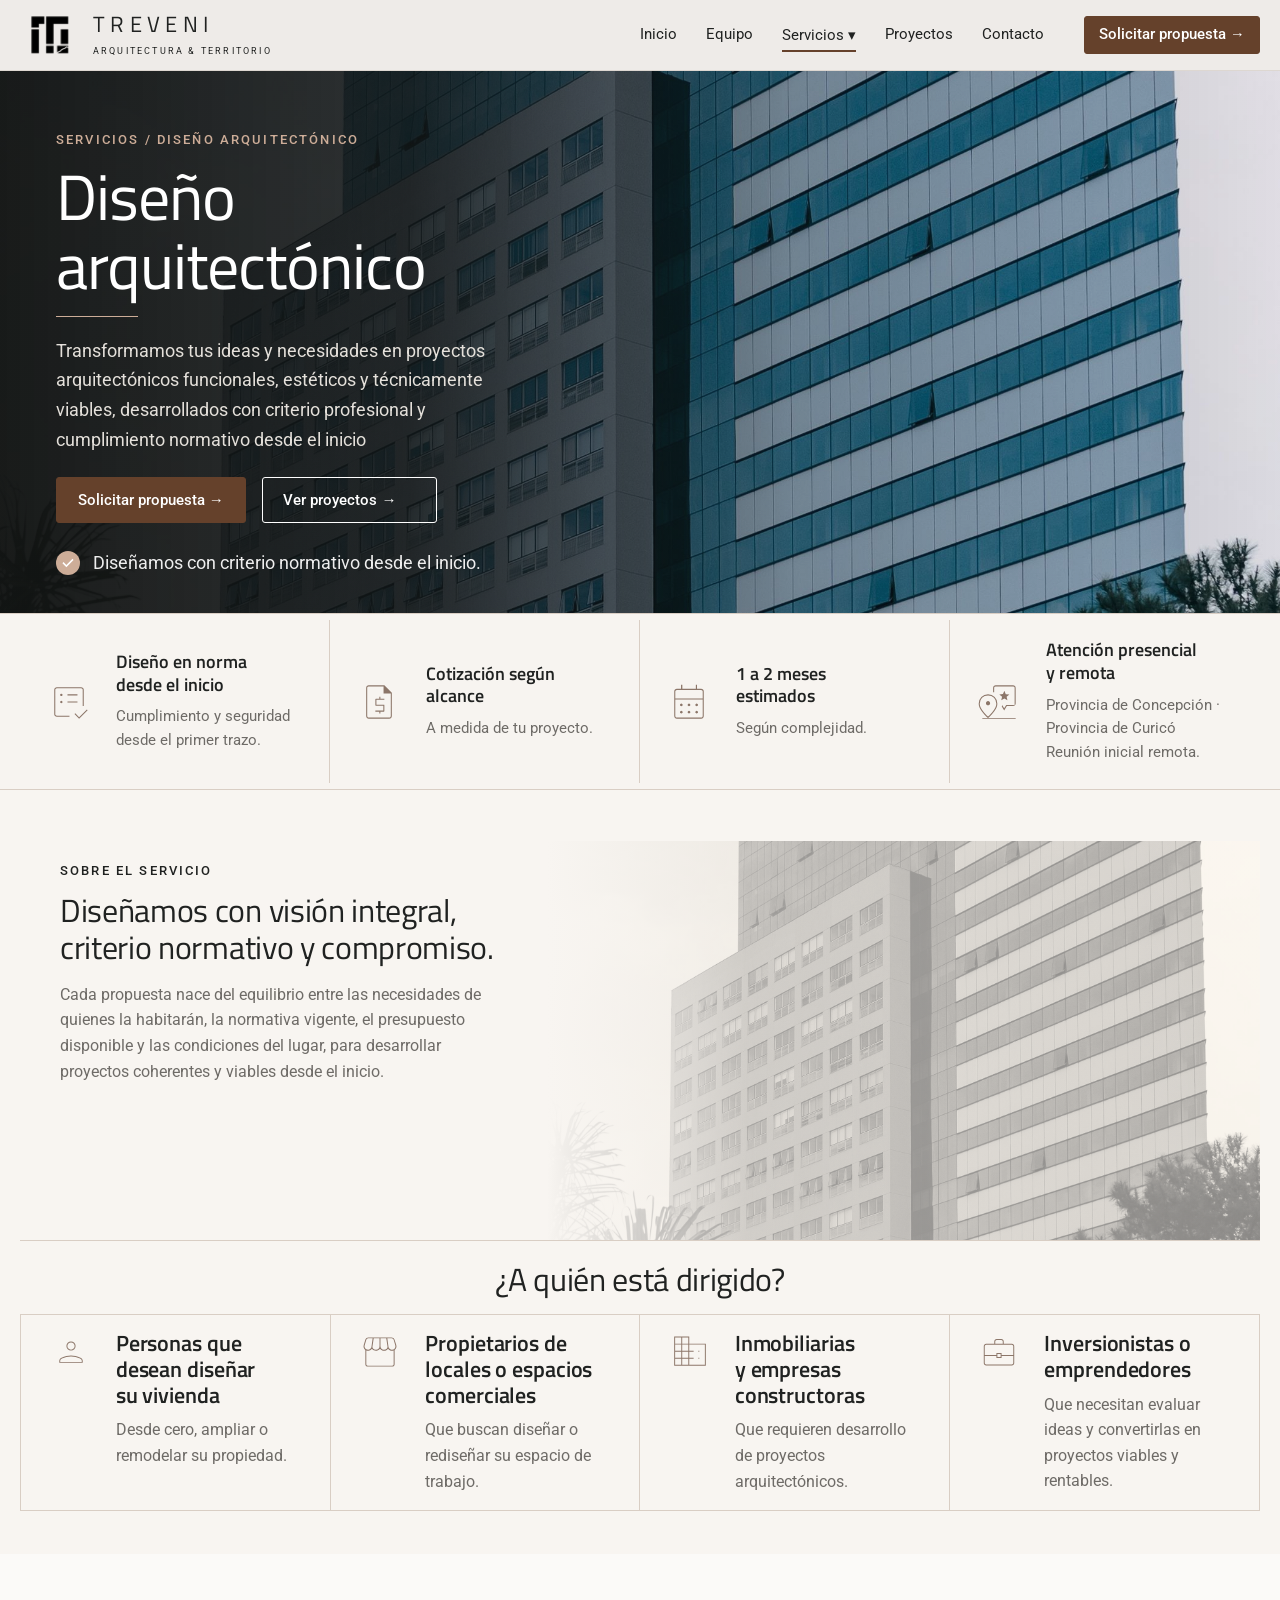
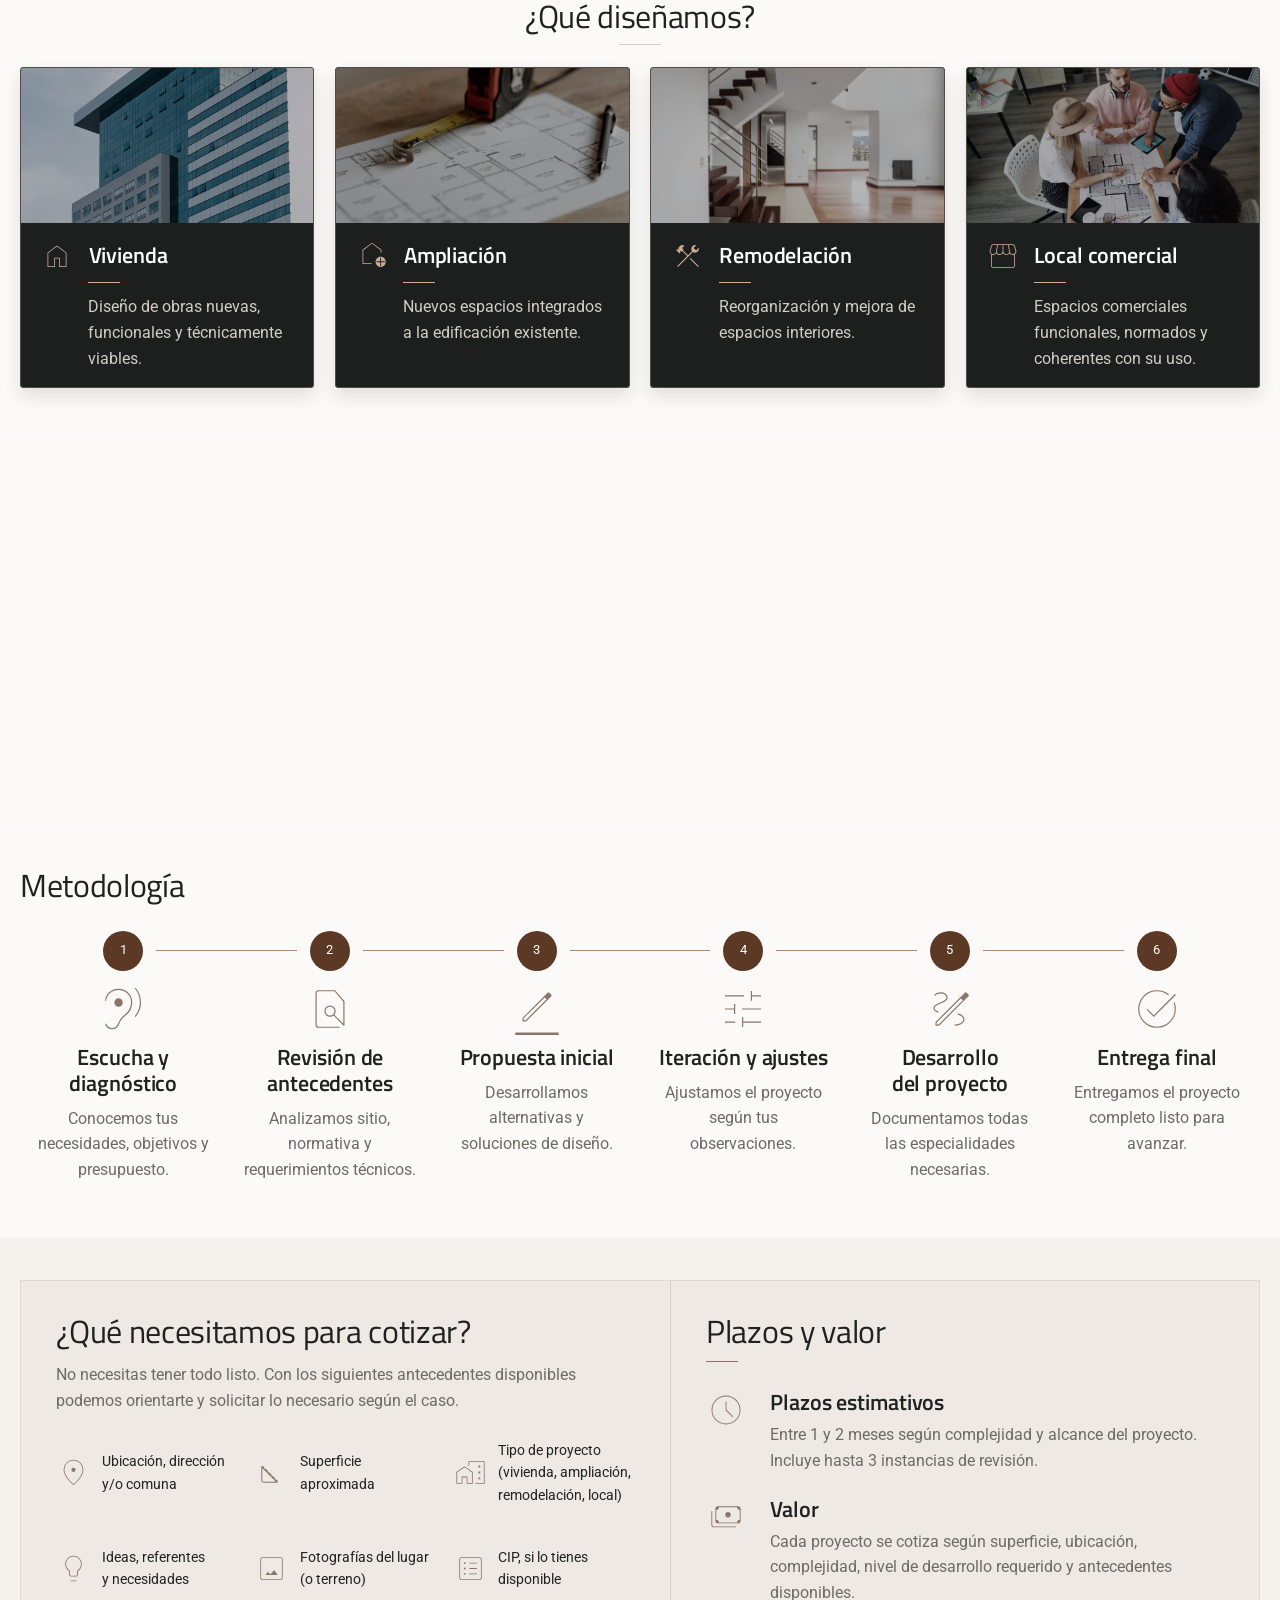
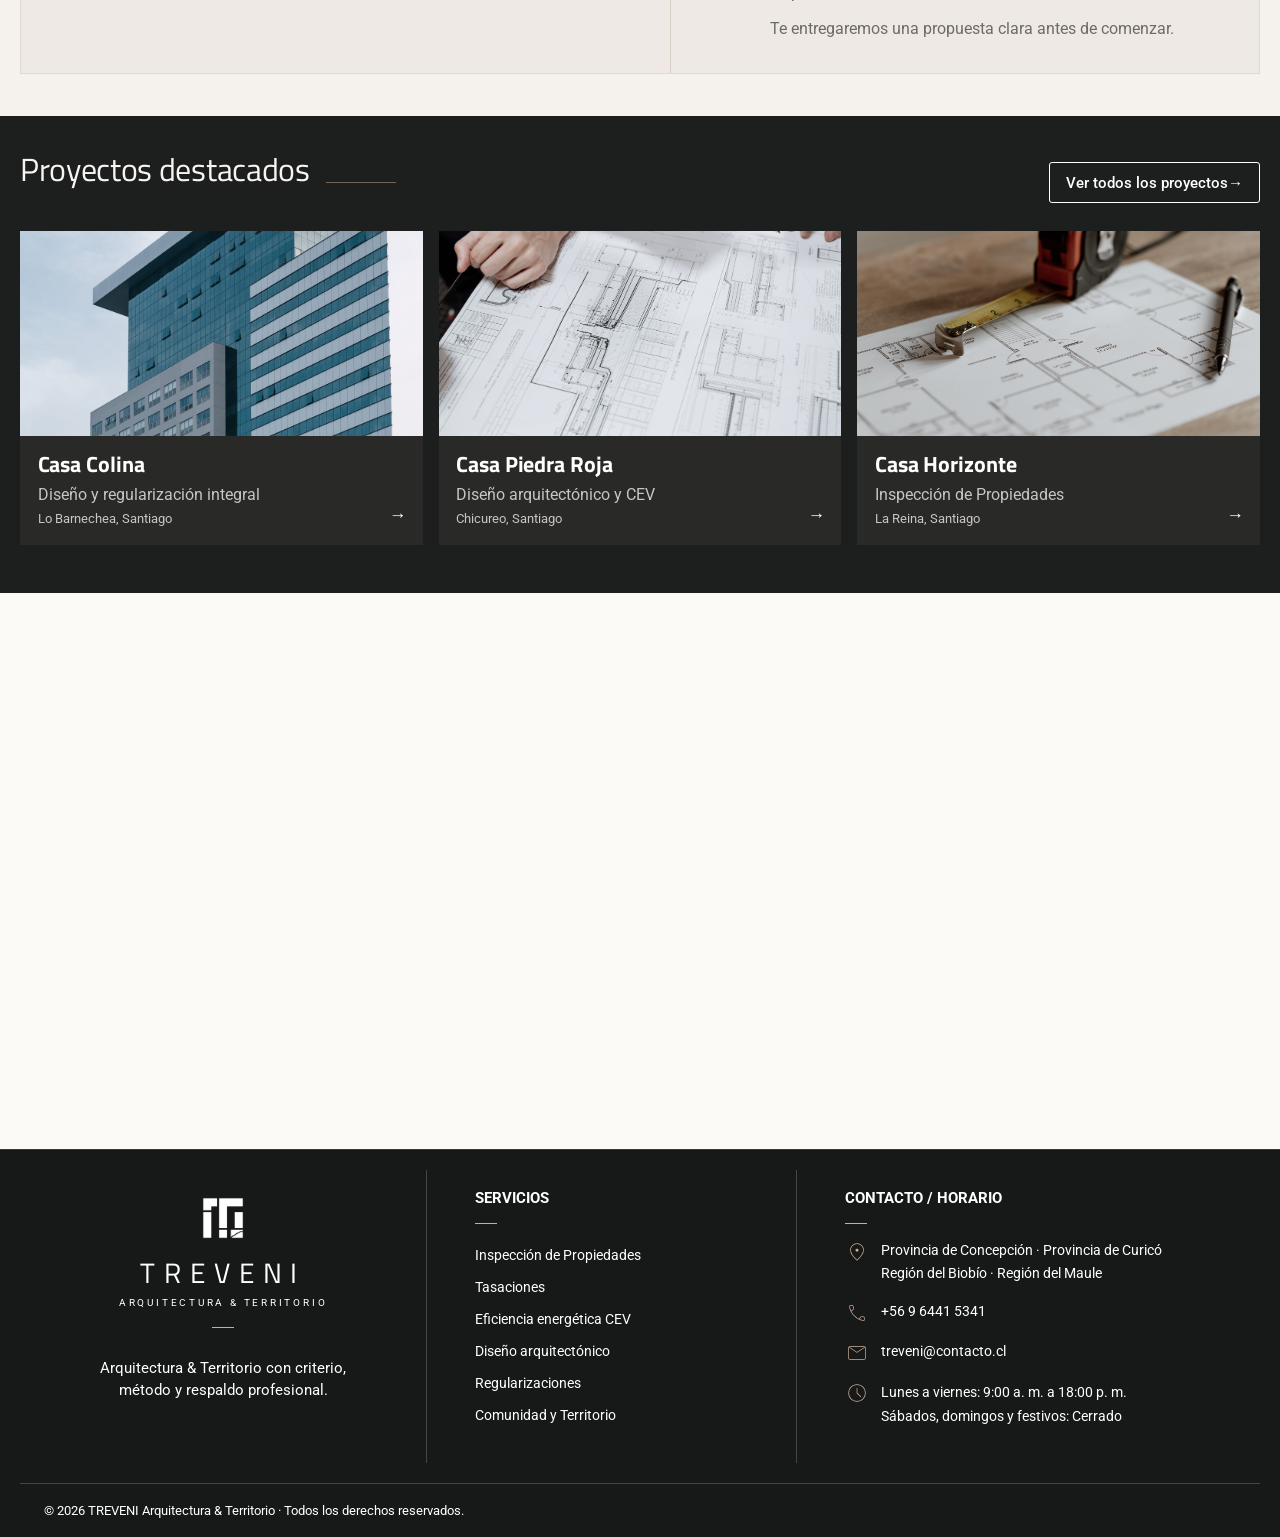
<file: diseno-arquitectonico.html>
<!doctype html>
<html lang="es">
  <head>
    <meta charset="utf-8" />
    <meta name="viewport" content="width=device-width,initial-scale=1" />
    <title>Diseño arquitectónico | TREVENI</title>
    <meta
      name="description"
      content="Diseño arquitectónico funcional, eficiente y técnicamente viable."
    />
    <link rel="stylesheet" href="css/styles.css" />
    <script defer src="js/main.js"></script>
  </head>
  <body class="architecture-page">
    <div data-header></div>
    <main id="contenido">
      <section class="hero hero-service hero-architecture">
        <div class="container hero-content">
          <span class="eyebrow">Servicios / Diseño arquitectónico</span>
          <h1>Diseño<br />arquitectónico</h1>
          <span class="architecture-hero-line" aria-hidden="true"></span>
          <p>
            Transformamos tus ideas y necesidades en proyectos arquitectónicos
            funcionales, estéticos y técnicamente viables, desarrollados con
            criterio profesional y cumplimiento normativo desde el inicio
          </p>
          <div class="btn-row">
            <a class="btn" href="contacto.html">Solicitar propuesta →</a>
            <a class="btn btn-outline" href="proyectos.html">Ver proyectos →</a>
          </div>
          <p class="architecture-hero-note">
            <span class="site-check-icon" aria-hidden="true"></span>Diseñamos
            con criterio normativo desde el inicio.
          </p>
        </div>
      </section>
      <section class="architecture-facts" aria-label="Información del servicio">
        <div class="container architecture-facts-grid">
          <article>
            <img
              src="Imagenes/Iconos/Pagina servicios diseño arquitectonico/list_alt_check_48dp_8C7669_FILL0_wght100_GRAD0_opsz48.svg"
              alt=""
            />
            <div>
              <h4>Diseño en norma<br />desde el inicio</h4>
              <p class="h4-description">
                Cumplimiento y seguridad<br />desde el primer trazo.
              </p>
            </div>
          </article>
          <article>
            <img
              src="Imagenes/Iconos/Pagina servicios diseño arquitectonico/request_quote_48dp_8C7669_FILL0_wght100_GRAD0_opsz48.svg"
              alt=""
            />
            <div>
              <h4>Cotización según<br />alcance</h4>
              <p class="h4-description">A medida de tu proyecto.</p>
            </div>
          </article>
          <article>
            <img
              src="Imagenes/Iconos/Pagina servicios diseño arquitectonico/calendar_month_48dp_8C7669_FILL0_wght100_GRAD0_opsz48.svg"
              alt=""
            />
            <div>
              <h4>1 a 2 meses<br />estimados</h4>
              <p class="h4-description">Según complejidad.</p>
            </div>
          </article>
          <article>
            <img
              src="Imagenes/Iconos/Pagina servicios diseño arquitectonico/map_pin_review_48dp_8C7669_FILL0_wght100_GRAD0_opsz48.svg"
              alt=""
            />
            <div>
              <h4>Atención presencial<br />y remota</h4>
              <p class="h4-description">
                Provincia de Concepción · Provincia de Curicó<br />Reunión
                inicial remota.
              </p>
            </div>
          </article>
        </div>
      </section>
      <section class="section architecture-about">
        <div class="container">
          <div class="architecture-about-top">
            <div>
              <span class="eyebrow">Sobre el servicio</span>
              <h2>
                Diseñamos con visión integral,<br />criterio normativo y
                compromiso.
              </h2>
              <p>
                Cada propuesta nace del equilibrio entre las necesidades de
                quienes la habitarán, la normativa vigente, el presupuesto
                disponible y las condiciones del lugar, para desarrollar
                proyectos coherentes y viables desde el inicio.
              </p>
            </div>
            <div class="architecture-about-image">
              <img
                src="Imagenes/Imagenes/Inmobiliarias.jpg"
                alt="Propuesta arquitectónica contemporánea"
              />
            </div>
          </div>
          <div class="architecture-audience">
            <div class="section-head">
              <h2>¿A quién está dirigido?</h2>
            </div>
            <div class="architecture-audience-grid">
              <article>
                <img
                  src="Imagenes/Iconos/Pagina servicios diseño arquitectonico/person_48dp_8C7669_FILL0_wght100_GRAD0_opsz48.svg"
                  alt=""
                />
                <div>
                  <h3>Personas que desean diseñar su vivienda</h3>
                  <p>Desde cero, ampliar o remodelar su propiedad.</p>
                </div>
              </article>
              <article>
                <img
                  src="Imagenes/Iconos/Pagina servicios diseño arquitectonico/storefront_48dp_8C7669_FILL0_wght100_GRAD0_opsz48.svg"
                  alt=""
                />
                <div>
                  <h3>Propietarios de locales o espacios comerciales</h3>
                  <p>Que buscan diseñar o rediseñar su espacio de trabajo.</p>
                </div>
              </article>
              <article>
                <img
                  src="Imagenes/Iconos/Pagina servicios diseño arquitectonico/domain_48dp_8C7669_FILL0_wght100_GRAD0_opsz48.svg"
                  alt=""
                />
                <div>
                  <h3>Inmobiliarias y empresas constructoras</h3>
                  <p>Que requieren desarrollo de proyectos arquitectónicos.</p>
                </div>
              </article>
              <article>
                <img
                  src="Imagenes/Iconos/Pagina servicios/profesionales_48dp_8C7669_FILL0_wght100_GRAD0_opsz48.svg"
                  alt=""
                />
                <div>
                  <h3>Inversionistas o emprendedores</h3>
                  <p>
                    Que necesitan evaluar ideas y convertirlas en proyectos
                    viables y rentables.
                  </p>
                </div>
              </article>
            </div>
          </div>
        </div>
      </section>

      <section class="section architecture-designs">
        <div class="container">
          <div class="section-head">
            <h2>¿Qué diseñamos?</h2>
            <span></span>
          </div>
          <div class="architecture-design-grid">
            <article>
              <img
                class="architecture-design-photo"
                src="Imagenes/Imagenes/Inmobiliarias.jpg"
                alt="Vivienda"
              />
              <div>
                <div class="architecture-design-title">
                  <img
                    src="Imagenes/Iconos/Pagina servicios diseño arquitectonico/home_48dp_CDAD98_FILL0_wght100_GRAD0_opsz48.svg"
                    alt=""
                  />
                  <h3>Vivienda</h3>
                </div>
                <span></span>
                <p>
                  Diseño de obras nuevas, funcionales y técnicamente viables.
                </p>
              </div>
            </article>
            <article>
              <img
                class="architecture-design-photo"
                src="Imagenes/Imagenes/Regularizacion.jpg"
                alt="Ampliación"
              />
              <div>
                <div class="architecture-design-title">
                  <img
                    src="Imagenes/Iconos/Pagina servicios diseño arquitectonico/add_home_48dp_CDAD98_FILL0_wght100_GRAD0_opsz48.svg"
                    alt=""
                  />
                  <h3>Ampliación</h3>
                </div>
                <span></span>
                <p>Nuevos espacios integrados a la edificación existente.</p>
              </div>
            </article>
            <article>
              <img
                class="architecture-design-photo"
                src="Imagenes/Imagenes/inspeccio-pre-entrega.jpg"
                alt="Remodelación"
              />
              <div>
                <div class="architecture-design-title">
                  <img
                    src="Imagenes/Iconos/Pagina servicios diseño arquitectonico/construction_48dp_CDAD98_FILL0_wght100_GRAD0_opsz48.svg"
                    alt=""
                  />
                  <h3>Remodelación</h3>
                </div>
                <span></span>
                <p>Reorganización y mejora de espacios interiores.</p>
              </div>
            </article>
            <article>
              <img
                class="architecture-design-photo"
                src="Imagenes/Imagenes/profesionales.jpg"
                alt="Local comercial"
              />
              <div>
                <div class="architecture-design-title">
                  <img
                    src="Imagenes/Iconos/Pagina servicios diseño arquitectonico/storefront_48dp_CDAD98_FILL0_wght100_GRAD0_opsz48.svg"
                    alt=""
                  />
                  <h3>Local comercial</h3>
                </div>
                <span></span>
                <p>
                  Espacios comerciales funcionales, normados y coherentes con su
                  uso.
                </p>
              </div>
            </article>
          </div>
        </div>
      </section>

      <section class="section section-dark architecture-includes">
        <div class="container">
          <div class="section-head">
            <h2>¿Qué podemos desarrollar para tu proyecto?</h2>
            <span class="architecture-heading-line"></span>
          </div>
          <div class="architecture-includes-grid">
            <article>
              <img
                src="Imagenes/Iconos/Pagina servicios diseño arquitectonico/fact_check_48dp_CDAD98_FILL0_wght100_GRAD0_opsz48.svg"
                alt=""
              />
              <h3>Revisión normativa<br />inicial</h3>
              <p>Análisis de factibilidad y normativa aplicable.</p>
            </article>
            <article>
              <img
                src="Imagenes/Iconos/Pagina de estudio/servicio_diseno_24dp_CDAD98_FILL0_wght100_GRAD-25_opsz24.svg"
                alt=""
              />
              <h3>Planimetrías<br />completas</h3>
              <p>Plantas, cortes, elevaciones y más.</p>
            </article>
            <article>
              <img
                src="Imagenes/Iconos/Pagina servicios diseño arquitectonico/deployed_code_48dp_CDAD98_FILL0_wght100_GRAD0_opsz48.svg"
                alt=""
              />
              <h3>Imágenes 3D</h3>
              <p>Visualizaciones exteriores e interiores.</p>
            </article>
            <article>
              <img
                src="Imagenes/Iconos/Pagina servicios diseño arquitectonico/build_circle_48dp_CDAD98_FILL0_wght100_GRAD0_opsz48.svg"
                alt=""
              />
              <h3>Detalles<br />constructivos</h3>
              <p>Soluciones técnicas bien resueltas.</p>
            </article>
            <article>
              <img
                src="Imagenes/Iconos/Pagina servicios diseño arquitectonico/article_48dp_CDAD98_FILL0_wght100_GRAD0_opsz48.svg"
                alt=""
              />
              <h3>Especificaciones<br />técnicas</h3>
              <p>Memorias y consideraciones clave.</p>
            </article>
            <article>
              <img
                src="Imagenes/Iconos/Pagina servicios diseño arquitectonico/paid_48dp_CDAD98_FILL0_wght100_GRAD0_opsz48.svg"
                alt=""
              />
              <h3>Presupuesto<br />referencial</h3>
              <p>Estimación según alcance del proyecto.</p>
            </article>
          </div>
        </div>
      </section>

      <section class="section architecture-work">
        <div class="container">
          <div class="reg-left-title architecture-method-title">
            <h2>Metodología</h2>
          </div>
          <div class="architecture-work-grid">
            <article>
              <span class="architecture-step">1</span
              ><img
                src="Imagenes/Iconos/Pagina servicios diseño arquitectonico/hearing_48dp_8C7669_FILL0_wght100_GRAD0_opsz48.svg"
                alt=""
              />
              <h3>Escucha y diagnóstico</h3>
              <p>Conocemos tus necesidades, objetivos y presupuesto.</p>
            </article>
            <article>
              <span class="architecture-step">2</span
              ><img
                src="Imagenes/Iconos/Pagina servicios diseño arquitectonico/find_in_page_48dp_8C7669_FILL0_wght100_GRAD0_opsz48.svg"
                alt=""
              />
              <h3>Revisión de antecedentes</h3>
              <p>Analizamos sitio, normativa y requerimientos técnicos.</p>
            </article>
            <article>
              <span class="architecture-step">3</span
              ><img
                src="Imagenes/Iconos/Pagina servicios diseño arquitectonico/border_color_48dp_8C7669_FILL0_wght100_GRAD0_opsz48.svg"
                alt=""
              />
              <h3>Propuesta inicial</h3>
              <p>Desarrollamos alternativas y soluciones de diseño.</p>
            </article>
            <article>
              <span class="architecture-step">4</span
              ><img
                src="Imagenes/Iconos/Pagina servicios diseño arquitectonico/tune_48dp_8C7669_FILL0_wght100_GRAD0_opsz48.svg"
                alt=""
              />
              <h3>Iteración y ajustes</h3>
              <p>Ajustamos el proyecto según tus observaciones.</p>
            </article>
            <article>
              <span class="architecture-step">5</span
              ><img
                src="Imagenes/Iconos/Pagina servicios diseño arquitectonico/draw_48dp_8C7669_FILL0_wght100_GRAD0_opsz48.svg"
                alt=""
              />
              <h3>Desarrollo del proyecto</h3>
              <p>Documentamos todas las especialidades necesarias.</p>
            </article>
            <article>
              <span class="architecture-step">6</span
              ><img
                src="Imagenes/Iconos/Pagina servicios diseño arquitectonico/task_alt_48dp_8C7669_FILL0_wght100_GRAD0_opsz48.svg"
                alt=""
              />
              <h3>Entrega final</h3>
              <p>Entregamos el proyecto completo listo para avanzar.</p>
            </article>
          </div>
        </div>
      </section>

      <section class="section architecture-quote">
        <div class="container architecture-quote-grid">
          <article class="architecture-quote-needs">
            <h2>¿Qué necesitamos para cotizar?</h2>
            <p>
              No necesitas tener todo listo. Con los siguientes antecedentes
              disponibles podemos orientarte y solicitar lo necesario según el
              caso.
            </p>
            <div class="architecture-needs-grid">
              <div>
                <img
                  src="Imagenes/Iconos/Pagina servicios diseño arquitectonico/location_on_48dp_8C7669_FILL0_wght100_GRAD0_opsz48.svg"
                  alt=""
                /><span>Ubicación, dirección y/o comuna</span>
              </div>
              <div>
                <img
                  src="Imagenes/Iconos/Pagina servicios diseño arquitectonico/square_foot_48dp_8C7669_FILL0_wght100_GRAD0_opsz48.svg"
                  alt=""
                /><span>Superficie<br />aproximada</span>
              </div>
              <div>
                <img
                  src="Imagenes/Iconos/Pagina servicios diseño arquitectonico/home_work_48dp_8C7669_FILL0_wght100_GRAD0_opsz48.svg"
                  alt=""
                /><span
                  >Tipo de proyecto<br />(vivienda, ampliación,<br />remodelación,
                  local)</span
                >
              </div>
              <div>
                <img
                  src="Imagenes/Iconos/Pagina servicios diseño arquitectonico/lightbulb_2_48dp_8C7669_FILL0_wght100_GRAD0_opsz48.svg"
                  alt=""
                /><span>Ideas, referentes<br />y necesidades</span>
              </div>
              <div>
                <img
                  src="Imagenes/Iconos/Pagina servicios diseño arquitectonico/photo_48dp_8C7669_FILL0_wght100_GRAD0_opsz48.svg"
                  alt=""
                /><span>Fotografías del lugar<br />(o terreno)</span>
              </div>
              <div>
                <img
                  src="Imagenes/Iconos/Pagina de contacto/list_alt_48dp_8C7669_FILL0_wght100_GRAD0_opsz48.svg"
                  alt=""
                /><span>CIP, si lo tienes<br />disponible</span>
              </div>
            </div>
          </article>
          <article class="architecture-quote-summary">
            <h2 class="architecture-quote-summary-heading">Plazos y valor</h2>
            <div class="architecture-quote-summary-row">
              <img
                src="Imagenes/Iconos/Pagina servicios diseño arquitectonico/schedule_48dp_8C7669_FILL0_wght100_GRAD0_opsz48.svg"
                alt=""
              />
              <div>
                <h3>Plazos estimativos</h3>
                <p>
                  Entre 1 y 2 meses según complejidad y alcance del proyecto.
                  Incluye hasta 3 instancias de revisión.
                </p>
              </div>
            </div>
            <div class="architecture-quote-summary-row">
              <img
                src="Imagenes/Iconos/Pagina servicios diseño arquitectonico/payments_48dp_8C7669_FILL0_wght100_GRAD0_opsz48.svg"
                alt=""
              />
              <div>
                <h3>Valor</h3>
                <p>
                  Cada proyecto se cotiza según superficie, ubicación,
                  complejidad, nivel de desarrollo requerido y antecedentes
                  disponibles.
                </p>
                <p>Te entregaremos una propuesta clara antes de comenzar.</p>
              </div>
            </div>
          </article>
        </div>
      </section>

      <section class="section section-dark featured-projects">
        <div class="container">
          <div class="featured-projects-head">
            <div>
              <h2>Proyectos destacados</h2>
              <span class="heading-rule"></span>
            </div>
            <a class="all-projects-link" href="proyectos.html"
              >Ver todos los proyectos <span>→</span></a
            >
          </div>
          <div class="grid grid-3 projects-showcase">
            <article class="project-showcase-card">
              <img
                src="Imagenes/Imagenes/Inmobiliarias.jpg"
                alt="Casa Colina"
              />
              <div class="project-showcase-copy">
                <h3><strong>Casa Colina</strong></h3>
                <p>Diseño y regularización integral</p>
                <small>Lo Barnechea, Santiago</small
                ><a href="proyectos.html" aria-label="Ver Casa Colina">→</a>
              </div>
            </article>
            <article class="project-showcase-card">
              <img
                src="Imagenes/Imagenes/personas naturales.jpg"
                alt="Casa Piedra Roja"
              />
              <div class="project-showcase-copy">
                <h3><strong>Casa Piedra Roja</strong></h3>
                <p>Diseño arquitectónico y CEV</p>
                <small>Chicureo, Santiago</small
                ><a href="proyectos.html" aria-label="Ver Casa Piedra Roja"
                  >→</a
                >
              </div>
            </article>
            <article class="project-showcase-card">
              <img
                src="Imagenes/Imagenes/Regularizacion.jpg"
                alt="Casa Horizonte"
              />
              <div class="project-showcase-copy">
                <h3><strong>Casa Horizonte</strong></h3>
                <p>Inspección de Propiedades</p>
                <small>La Reina, Santiago</small
                ><a href="proyectos.html" aria-label="Ver Casa Horizonte">→</a>
              </div>
            </article>
          </div>
        </div>
      </section>
    </main>

    <!-- Llamado a la acción: edita aquí los textos de Diseño Arquitectónico -->
    <section class="cta unified-cta-section" aria-labelledby="cta-diseno-title">
      <div class="container cta-inner">
        <div class="unified-cta-copy">
          <span class="eyebrow">Conversemos sobre tu proyecto</span>
          <h2 id="cta-diseno-title">
            ¿Tienes una propiedad o proyecto y no sabes por dónde comenzar?
          </h2>
          <p>
            Cuéntanos qué necesitas resolver. Te ayudaremos a identificar el
            servicio y los antecedentes necesarios para avanzar.
          </p>
          <div class="unified-cta-actions">
            <a class="btn" href="contacto.html"
              >Solicitar orientación <span aria-hidden="true">→</span></a
            >
            <a class="btn btn-outline" href="https://wa.me/56964415341"
              >Escribir por WhatsApp</a
            >
          </div>
        </div>
        <div
          class="unified-cta-visual"
          role="img"
          aria-label="Arquitectura contemporánea"
        ></div>
      </div>
    </section>

    <div data-footer></div>
  </body>
</html>
</file>
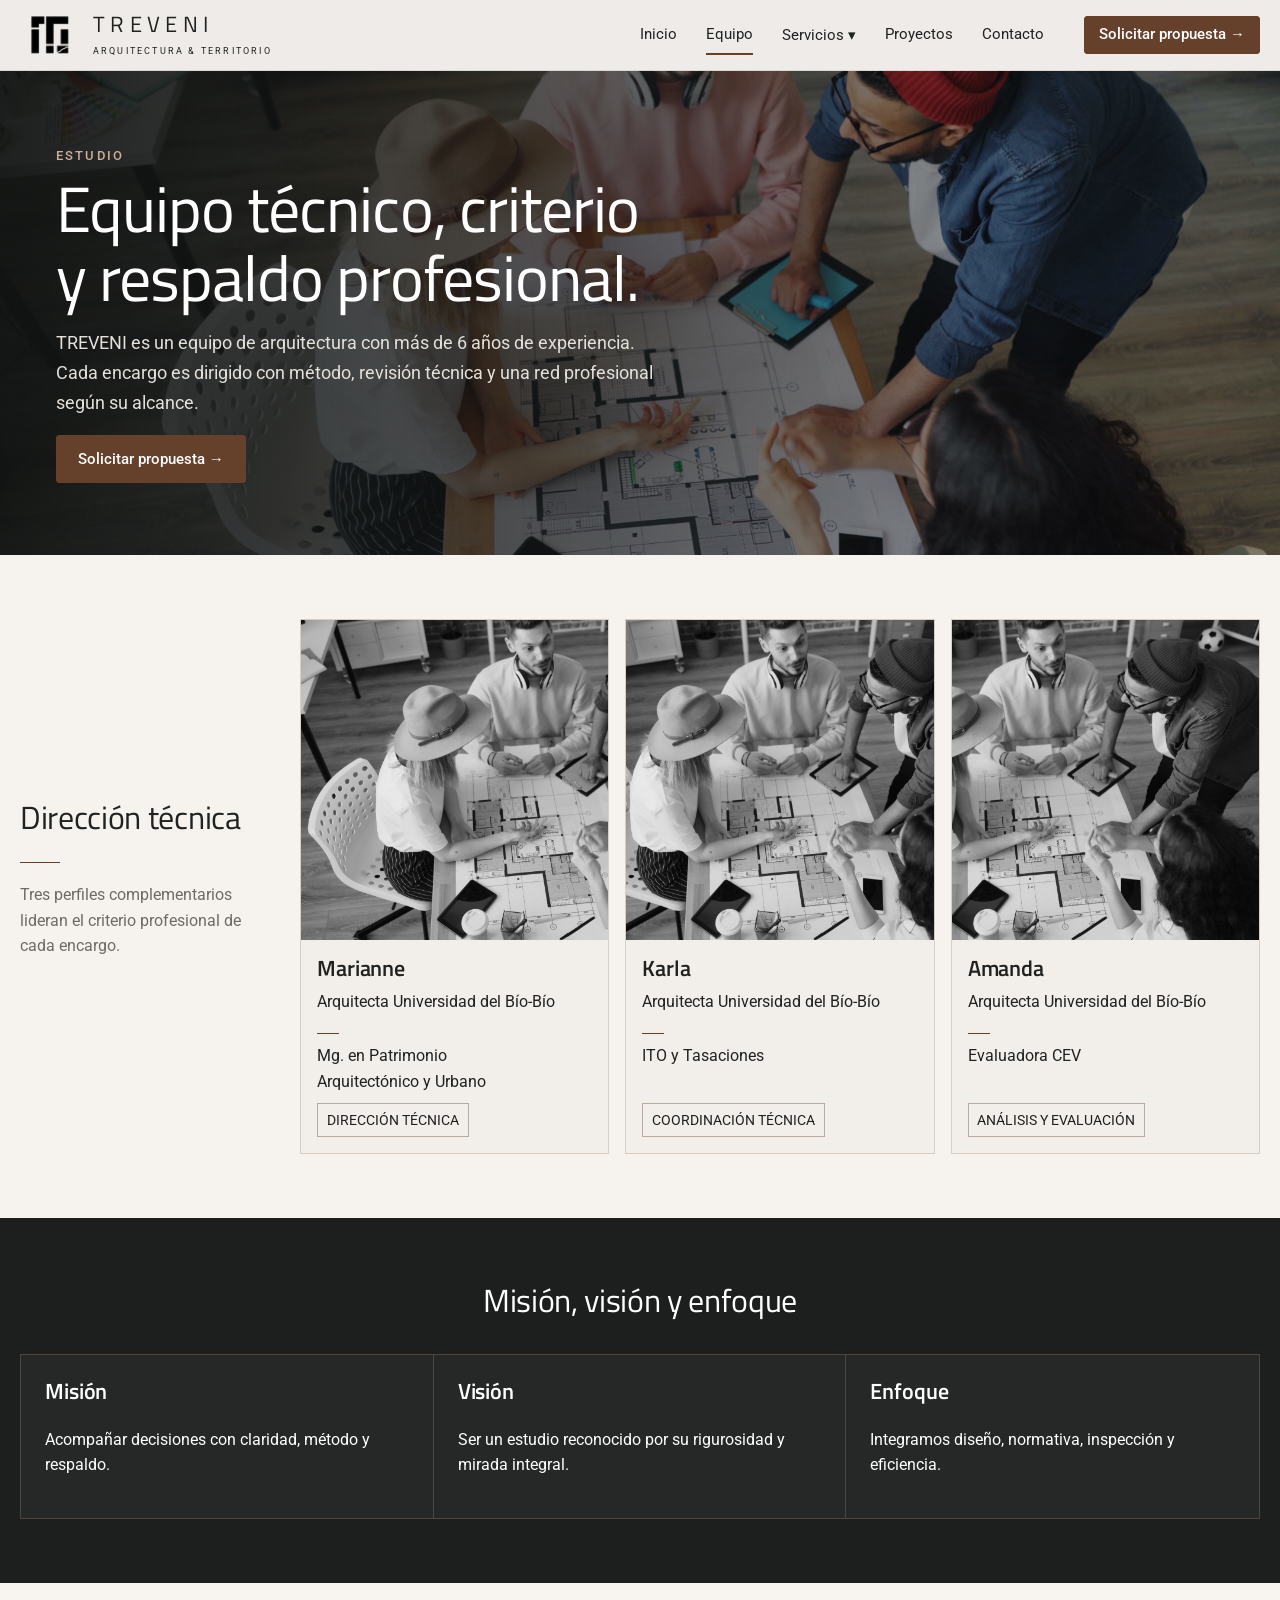
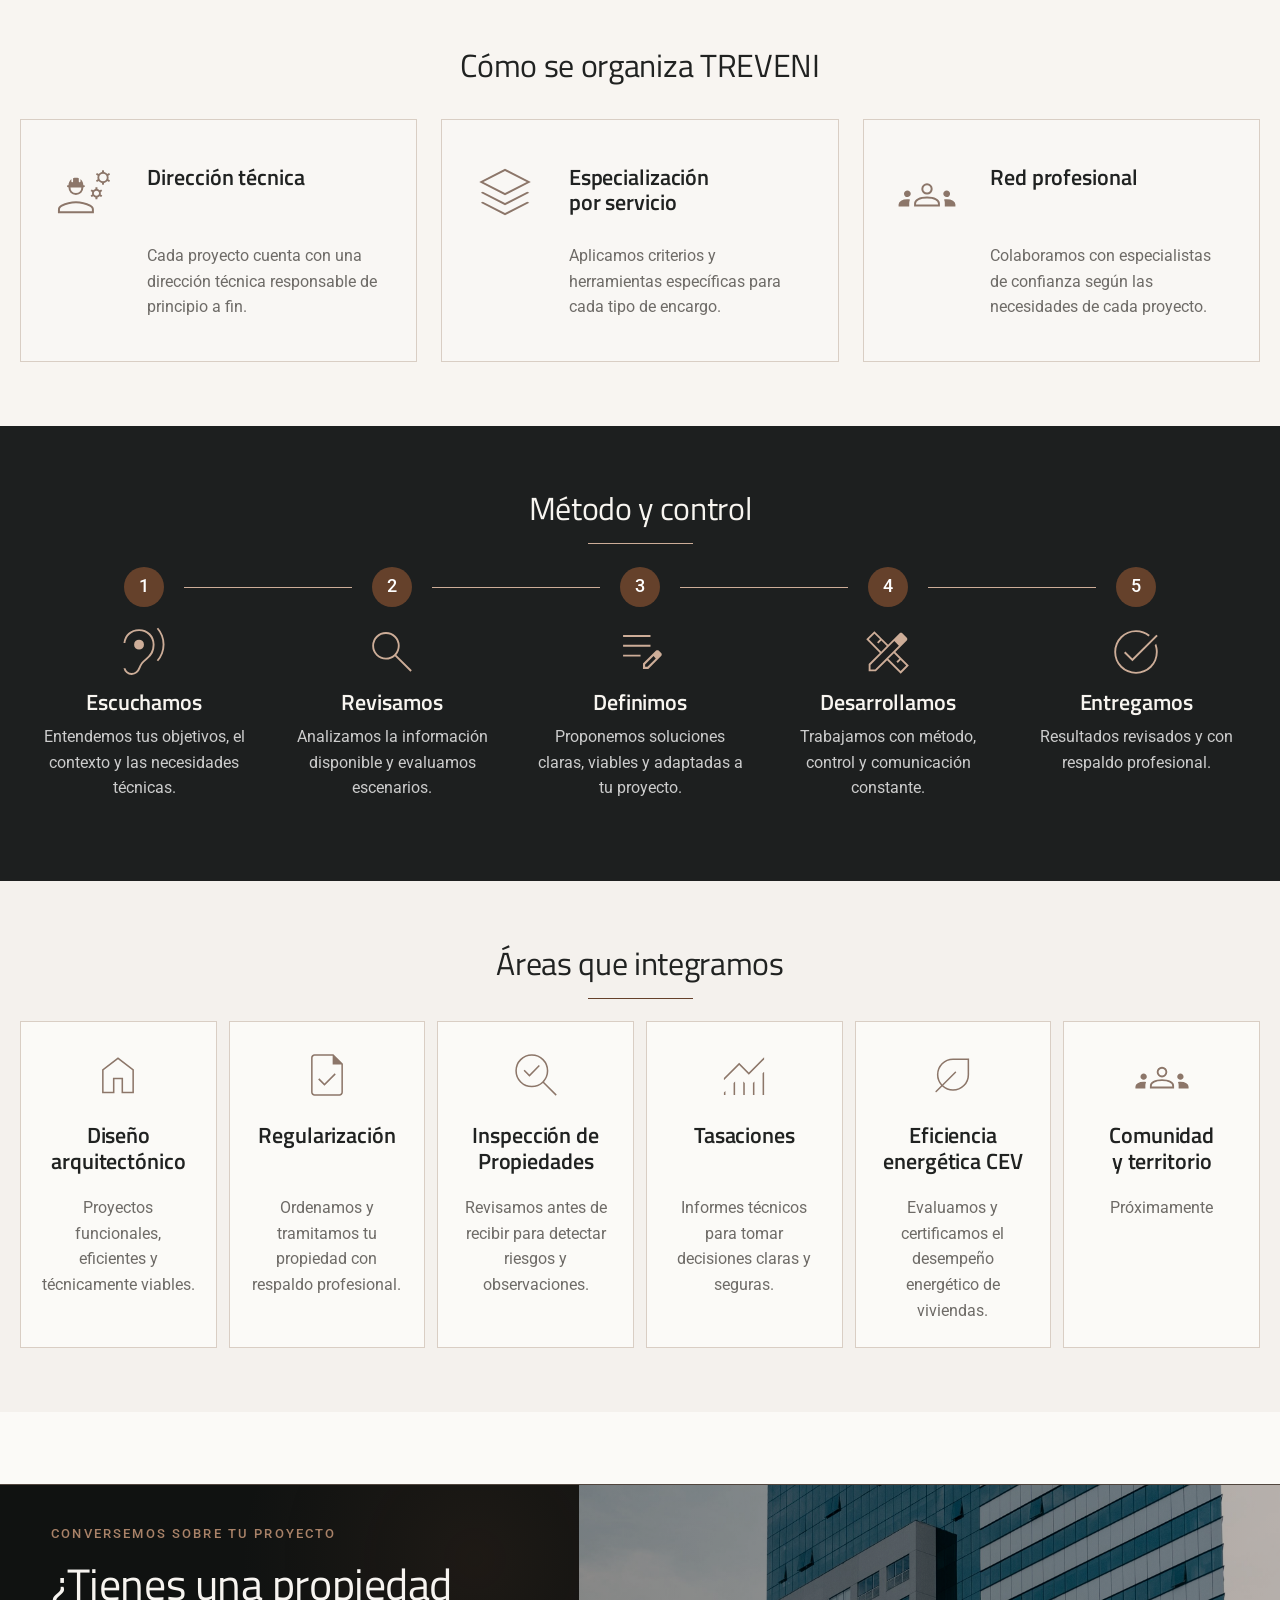
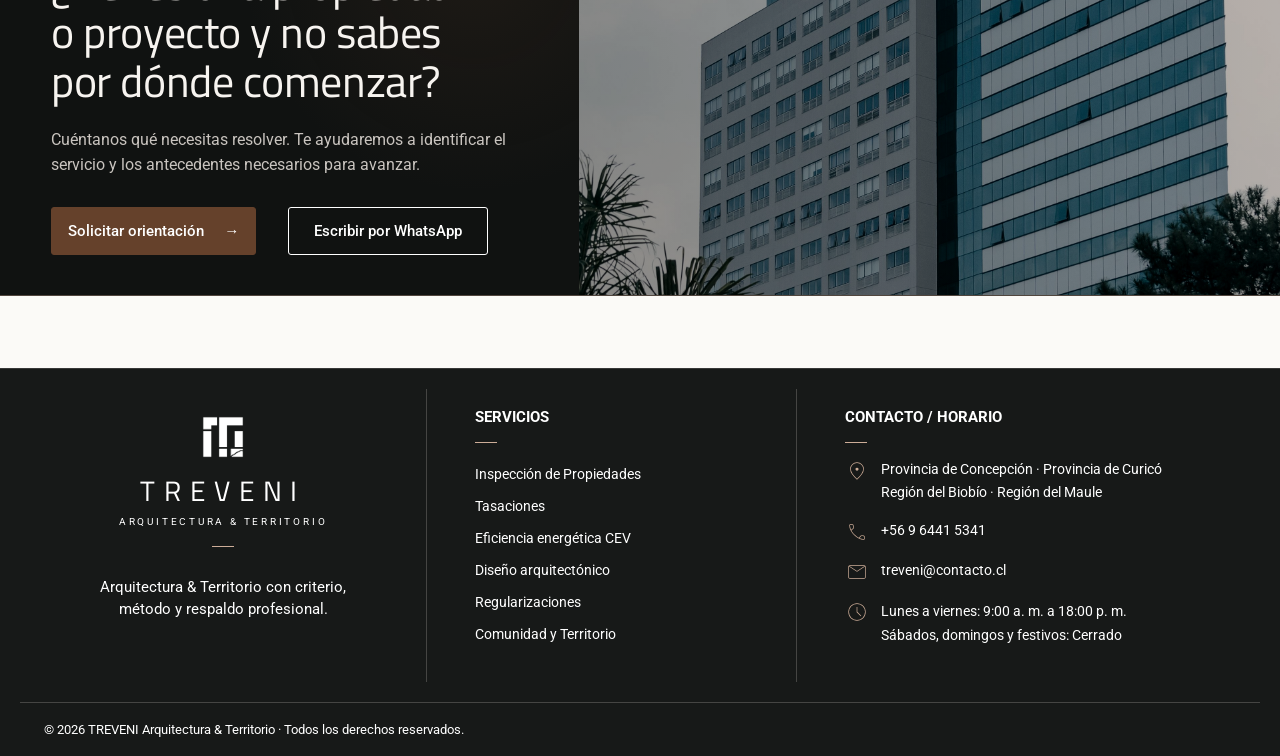
<file: estudio.html>
<!doctype html>
<html lang="es">
  <head>
    <meta charset="utf-8" />
    <meta name="viewport" content="width=device-width,initial-scale=1" />
    <title>Estudio | TREVENI</title>
    <meta
      name="description"
      content="Equipo, método y especializaciones de TREVENI Arquitectura Técnica."
    />
    <link rel="stylesheet" href="css/styles.css" />
    <script defer src="js/main.js"></script>
  </head>
  <body class="studio-page">
    <div data-header></div>
    <main id="contenido">
      <section class="hero hero-estudio">
        <div class="container hero-content">
          <span class="eyebrow">Estudio</span>
          <h1>Equipo técnico, criterio y respaldo profesional.</h1>
          <p>
            TREVENI es un equipo de arquitectura con más de 6 años de
            experiencia. Cada encargo es dirigido con método, revisión técnica y
            una red profesional según su alcance.
          </p>
          <a class="btn" href="contacto.html">Solicitar propuesta →</a>
        </div>
      </section>

      <section class="section studio-team">
        <div class="container team-layout">
          <div class="team-intro">
            <h2>Dirección técnica</h2>
            <span></span>
            <p>
              Tres perfiles complementarios lideran el criterio profesional de
              cada encargo.
            </p>
          </div>
          <div class="team-cards">
            <article>
              <img
                class="portrait portrait-left"
                src="Imagenes/Imagenes/profesionales.jpg"
                alt="Retrato referencial de Marianne"
              />
              <div>
                <h3>Marianne</h3>
                <p>Arquitecta Universidad del Bío-Bío</p>
                <span></span>
                <p>Mg. en Patrimonio<br />Arquitectónico y Urbano</p>
                <strong>Dirección técnica</strong>
              </div>
            </article>
            <article>
              <img
                class="portrait portrait-center"
                src="Imagenes/Imagenes/profesionales.jpg"
                alt="Retrato referencial de Karla"
              />
              <div>
                <h3>Karla</h3>
                <p>Arquitecta Universidad del Bío-Bío</p>
                <span></span>
                <p>ITO y Tasaciones</p>
                <strong>Coordinación técnica</strong>
              </div>
            </article>
            <article>
              <img
                class="portrait portrait-right"
                src="Imagenes/Imagenes/profesionales.jpg"
                alt="Retrato referencial de Amanda"
              />
              <div>
                <h3>Amanda</h3>
                <p>Arquitecta Universidad del Bío-Bío</p>
                <span></span>
                <p>Evaluadora CEV<br /></p>
                <strong>Análisis y evaluación</strong>
              </div>
            </article>
          </div>
        </div>
      </section>

      <section class="section section-dark studio-values">
        <div class="container">
          <div class="section-head">
            <h2>Misión, visión y enfoque</h2>
          </div>
          <div class="feature-row">
            <article>
              <h3>Misión</h3>
              <p>Acompañar decisiones con claridad, método y respaldo.</p>
            </article>
            <article>
              <h3>Visión</h3>
              <p>
                Ser un estudio reconocido por su rigurosidad y mirada integral.
              </p>
            </article>
            <article>
              <h3>Enfoque</h3>
              <p>Integramos diseño, normativa, inspección y eficiencia.</p>
            </article>
          </div>
        </div>
      </section>

      <section class="section studio-organization">
        <div class="container">
          <div class="section-head">
            <h2>Cómo se organiza TREVENI</h2>
          </div>
          <div class="organization-grid">
            <article>
              <img
                src="Imagenes/Iconos/Pagina de estudio/direccion_tecnica_48dp_8C7669_FILL0_wght200_GRAD0_opsz48.svg"
                alt=""
              />
              <div>
                <h3>Dirección técnica</h3>
                <p>
                  Cada proyecto cuenta con una dirección técnica responsable de
                  principio a fin.
                </p>
              </div>
            </article>
            <article>
              <img
                src="Imagenes/Iconos/Pagina de estudio/especializacion_48dp_8C7669_FILL0_wght200_GRAD0_opsz48.svg"
                alt=""
              />
              <div>
                <h3>Especialización <br />por servicio</h3>
                <p>
                  Aplicamos criterios y herramientas específicas para cada tipo
                  de encargo.
                </p>
              </div>
            </article>
            <article>
              <img
                src="Imagenes/Iconos/Pagina de estudio/red_profesional_48dp_8C7669_FILL0_wght200_GRAD0_opsz48.svg"
                alt=""
              />
              <div>
                <h3>Red profesional</h3>
                <p>
                  Colaboramos con especialistas de confianza según las
                  necesidades de cada proyecto.
                </p>
              </div>
            </article>
          </div>
        </div>
      </section>

      <section class="section section-dark studio-method">
        <div class="container">
          <div class="section-head">
            <h2>Método y control</h2>
            <span class="studio-heading-line"></span>
          </div>
          <div class="studio-process">
            <article>
              <span class="step-number">1</span
              ><img
                src="Imagenes/Iconos/Pagina de estudio/escuchamos_48dp_CDAD98_FILL0_wght200_GRAD0_opsz48.svg"
                alt=""
              />
              <h3>Escuchamos</h3>
              <p>
                Entendemos tus objetivos, el contexto y las necesidades
                técnicas.
              </p>
            </article>
            <article>
              <span class="step-number">2</span
              ><img
                src="Imagenes/Iconos/Pagina de estudio/revisamos_48dp_CDAD98_FILL0_wght200_GRAD0_opsz48.svg"
                alt=""
              />
              <h3>Revisamos</h3>
              <p>
                Analizamos la información disponible y evaluamos escenarios.
              </p>
            </article>
            <article>
              <span class="step-number">3</span
              ><img
                src="Imagenes/Iconos/Pagina de estudio/definimos_48dp_CDAD98_FILL0_wght200_GRAD0_opsz48.svg"
                alt=""
              />
              <h3>Definimos</h3>
              <p>
                Proponemos soluciones claras, viables y adaptadas a tu proyecto.
              </p>
            </article>
            <article>
              <span class="step-number">4</span
              ><img
                src="Imagenes/Iconos/Pagina de estudio/desarrollamos_48dp_CDAD98_FILL0_wght200_GRAD0_opsz48.svg"
                alt=""
              />
              <h3>Desarrollamos</h3>
              <p>Trabajamos con método, control y comunicación constante.</p>
            </article>
            <article>
              <span class="step-number">5</span
              ><img
                src="Imagenes/Iconos/Pagina de estudio/entregamos_48dp_CDAD98_FILL0_wght200_GRAD0_opsz48.svg"
                alt=""
              />
              <h3>Entregamos</h3>
              <p>Resultados revisados y con respaldo profesional.</p>
            </article>
          </div>
        </div>
      </section>

      <section class="section section-soft studio-areas studio-areas-light">
        <div class="container">
          <div class="section-head">
            <h2>Áreas que integramos</h2>
            <span class="studio-heading-line"></span>
          </div>
          <div class="areas-row">
            <article>
              <img
                src="Imagenes/Iconos/Pagina de estudio/servicio_diseno_24dp_8C7669_FILL0_wght100_GRAD-25_opsz24.svg"
                alt=""
              />
              <h3>Diseño<br />arquitectónico</h3>
              <p>Proyectos funcionales, eficientes y técnicamente viables.</p>
            </article>
            <article>
              <img
                src="Imagenes/Iconos/Pagina de estudio/servicio_regularizacion_24dp_8C7669_FILL0_wght100_GRAD-25_opsz24.svg"
                alt=""
              />
              <h3>Regularización</h3>
              <p>
                Ordenamos y tramitamos tu propiedad con respaldo profesional.
              </p>
            </article>
            <article>
              <img
                src="Imagenes/Iconos/Pagina de estudio/servicio_inspeccion_preentrega_24dp_8C7669_FILL0_wght100_GRAD-25_opsz24.svg"
                alt=""
              />
              <h3>Inspección de<br />Propiedades</h3>
              <p>
                Revisamos antes de recibir para detectar riesgos y
                observaciones.
              </p>
            </article>
            <article>
              <img
                src="Imagenes/Iconos/Pagina de estudio/servicio_tasacion_24dp_8C7669_FILL0_wght100_GRAD-25_opsz24.svg"
                alt=""
              />
              <h3>Tasaciones</h3>
              <p>Informes técnicos para tomar decisiones claras y seguras.</p>
            </article>
            <article>
              <img
                src="Imagenes/Iconos/Pagina de estudio/servicio_eficiencia_energetica_24dp_8C7669_FILL0_wght100_GRAD-25_opsz24.svg"
                alt=""
              />
              <h3>Eficiencia<br />energética CEV</h3>
              <p>
                Evaluamos y certificamos el desempeño energético de viviendas.
              </p>
            </article>
            <article>
              <img
                src="Imagenes/Iconos/Pagina de estudio/red_profesional_48dp_8C7669_FILL0_wght200_GRAD0_opsz48.svg"
                alt=""
              />
              <h3>Comunidad y territorio</h3>
              <p>Próximamente</p>
            </article>
          </div>
        </div>
      </section>
    </main>

    <!-- Llamado a la acción: edita aquí los textos de la página de Equipo -->
    <section class="cta unified-cta-section" aria-labelledby="cta-equipo-title">
      <div class="container cta-inner">
        <div class="unified-cta-copy">
          <span class="eyebrow">Conversemos sobre tu proyecto</span>
          <h2 id="cta-equipo-title">
            ¿Tienes una propiedad o proyecto y no sabes por dónde comenzar?
          </h2>
          <p>
            Cuéntanos qué necesitas resolver. Te ayudaremos a identificar el
            servicio y los antecedentes necesarios para avanzar.
          </p>
          <div class="unified-cta-actions">
            <a class="btn" href="contacto.html"
              >Solicitar orientación <span aria-hidden="true">→</span></a
            >
            <a class="btn btn-outline" href="https://wa.me/56964415341"
              >Escribir por WhatsApp</a
            >
          </div>
        </div>
        <div
          class="unified-cta-visual"
          role="img"
          aria-label="Arquitectura contemporánea"
        ></div>
      </div>
    </section>

    <div data-footer></div>
  </body>
</html>
</file>
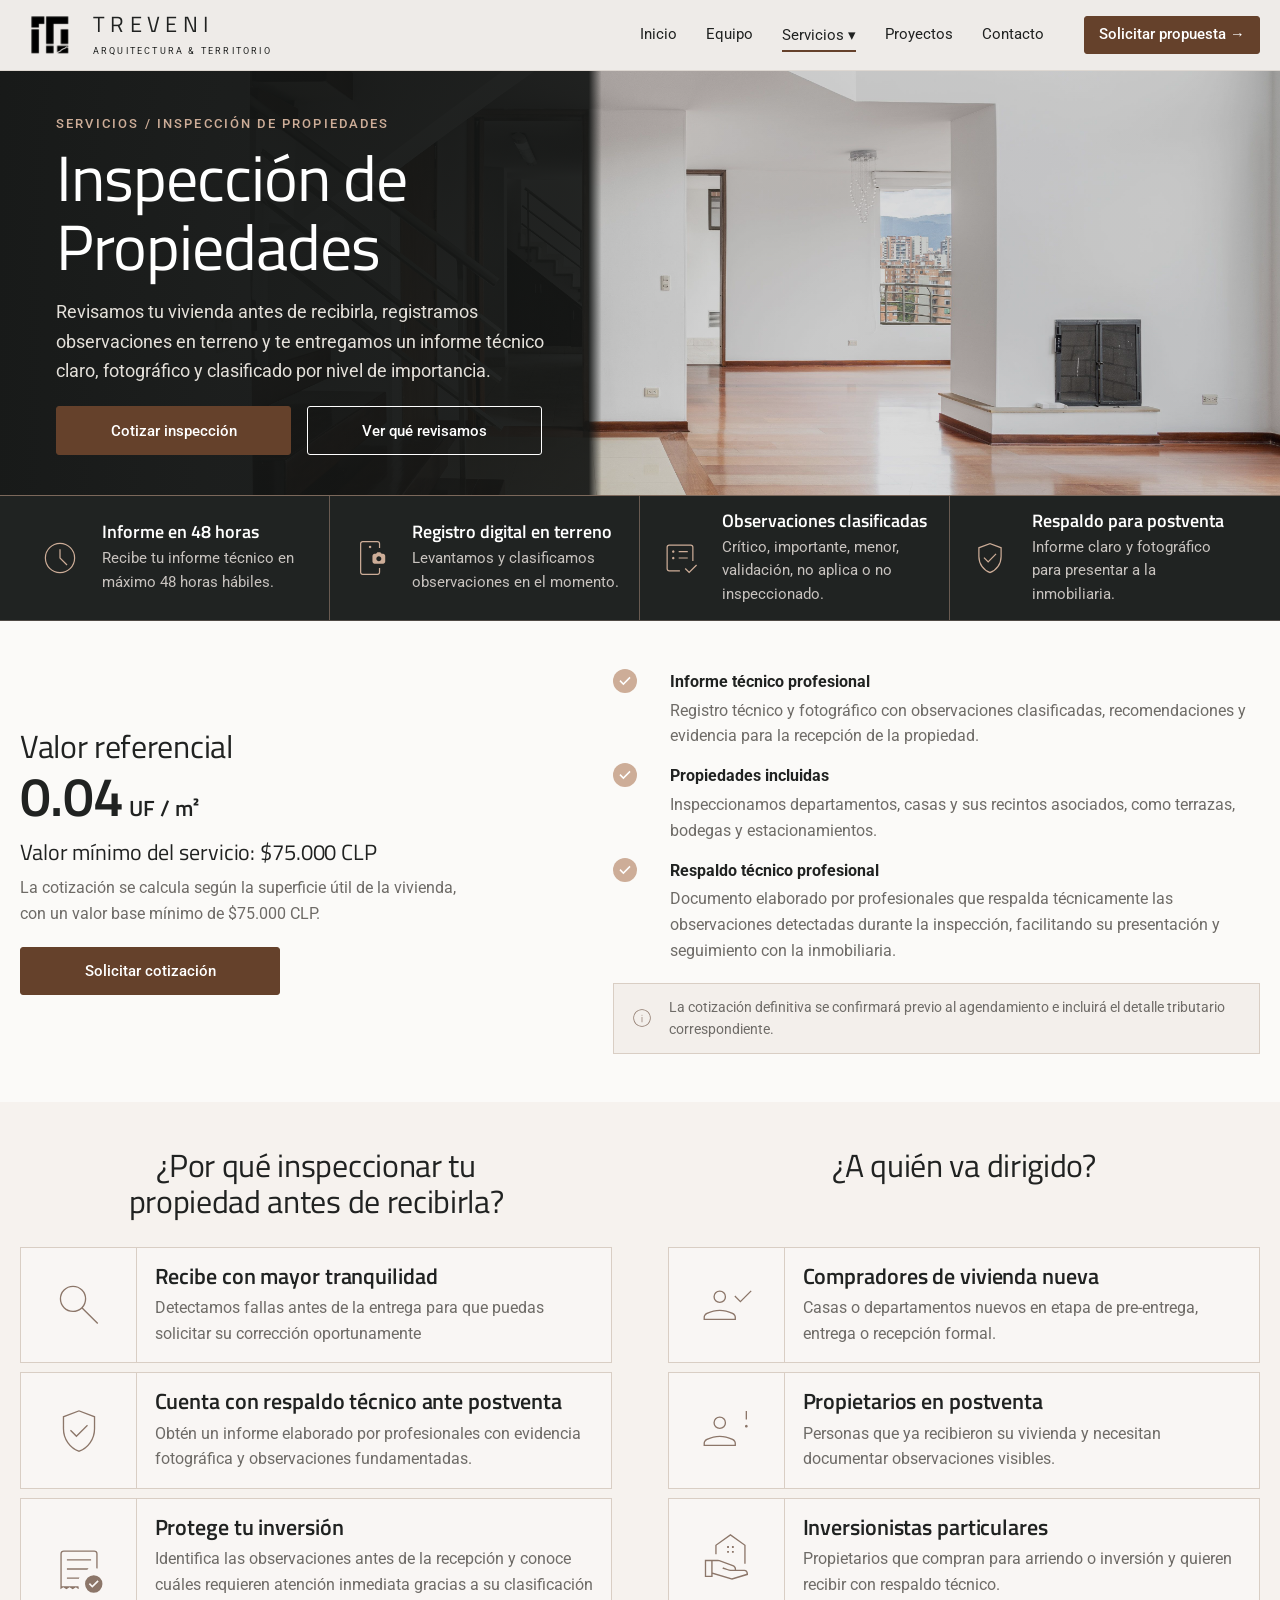
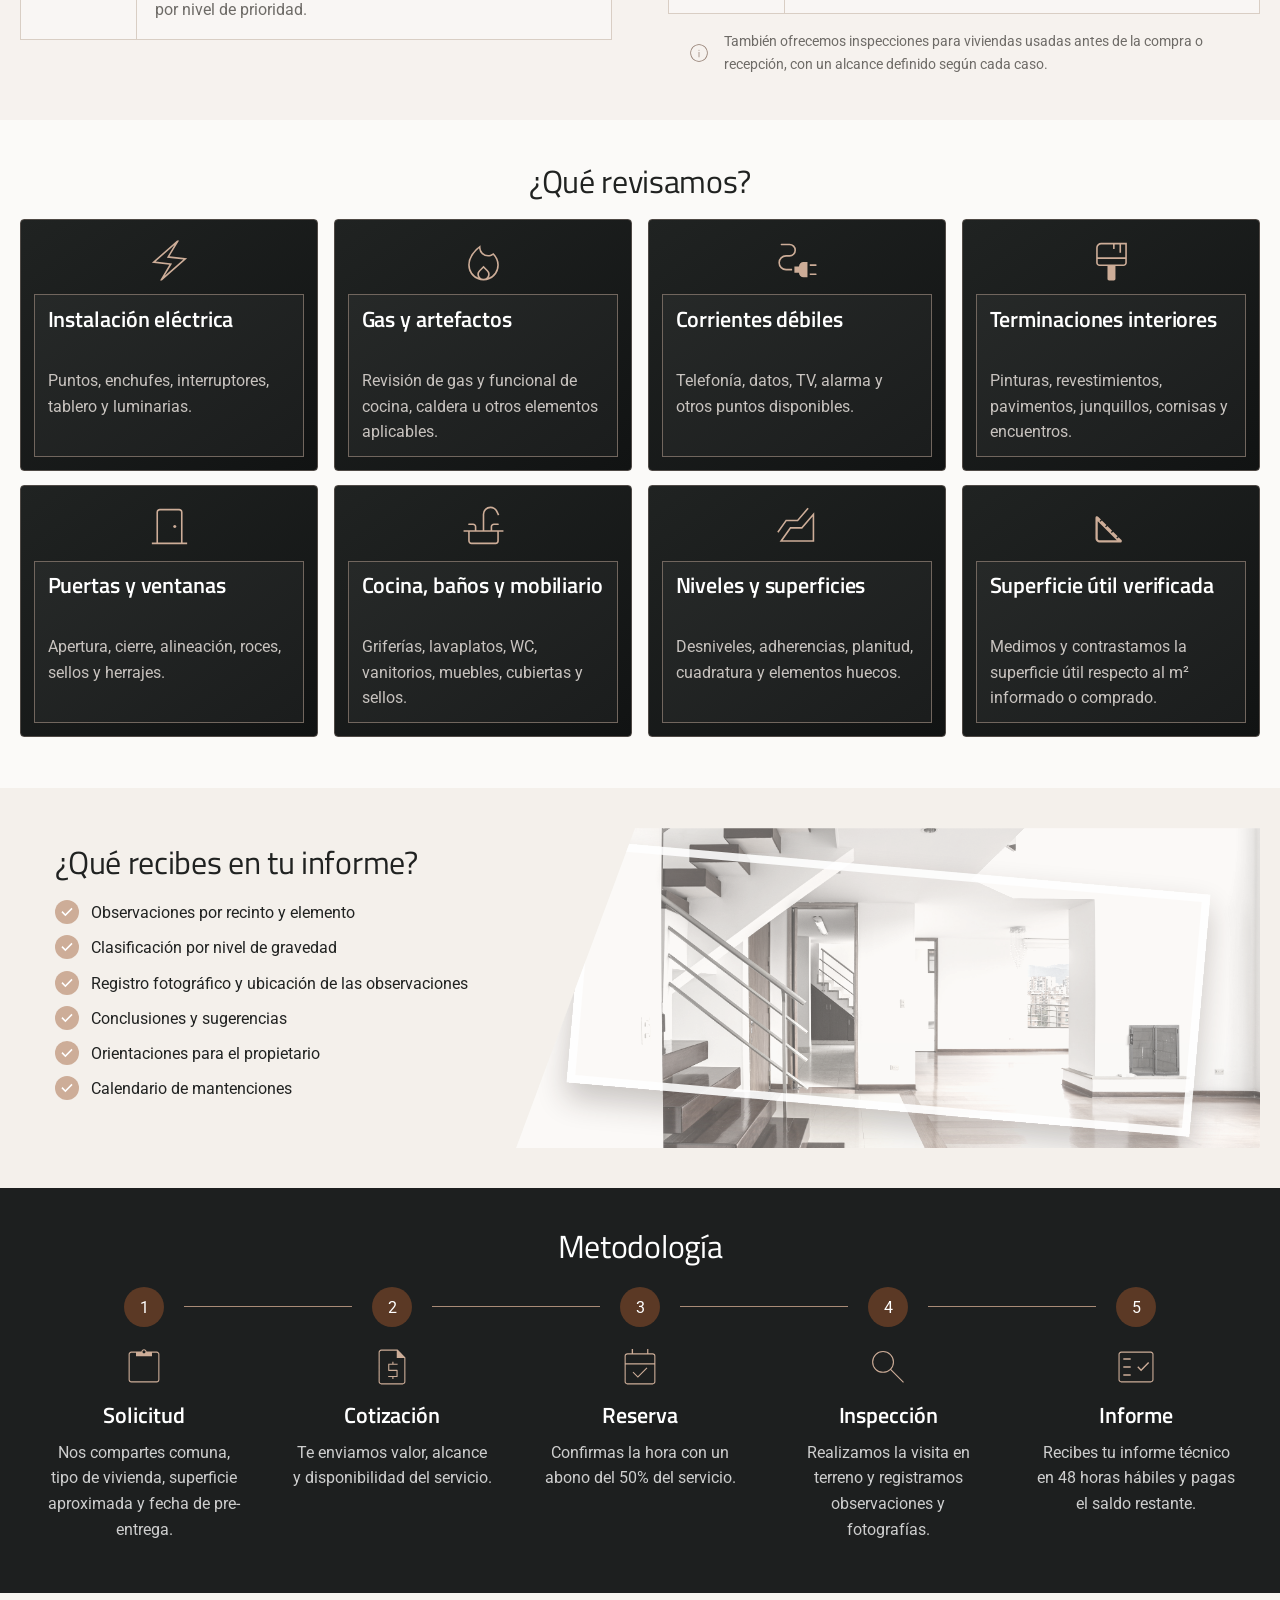
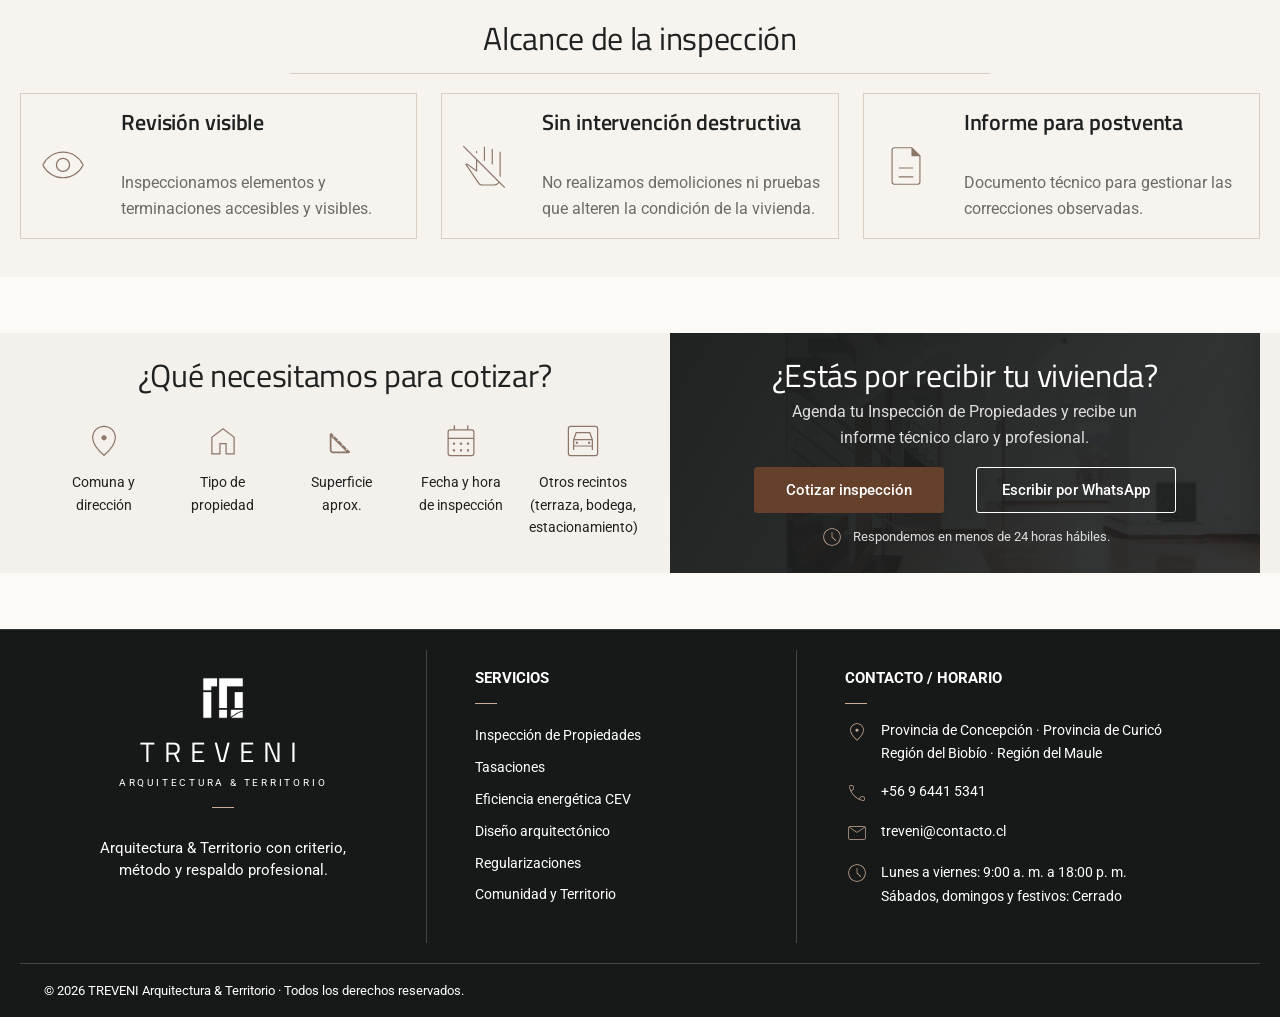
<file: inspeccion-pre-entrega.html>
<!doctype html>
<html lang="es">
  <head>
    <meta charset="utf-8" />
    <meta name="viewport" content="width=device-width,initial-scale=1" />
    <title>Inspección de Propiedades | TREVENI</title>
    <meta
      name="description"
      content="Inspección técnica antes de recibir tu vivienda."
    />
    <link rel="stylesheet" href="css/styles.css" />
    <script defer src="js/main.js"></script>
  </head>
  <body class="inspection-page">
    <div data-header></div>
    <main id="contenido">
      <section class="hero hero-service hero-inspeccion">
        <div class="container hero-content">
          <span class="eyebrow">Servicios / Inspección de Propiedades</span>
          <h1>Inspección de<br />Propiedades</h1>
          <p>
            Revisamos tu vivienda antes de recibirla, registramos observaciones
            en terreno y te entregamos un informe técnico claro, fotográfico y
            clasificado por nivel de importancia.
          </p>
          <div class="btn-row">
            <a class="btn" href="contacto.html">Cotizar inspección</a
            ><a class="btn btn-outline" href="#revision">Ver qué revisamos</a>
          </div>
        </div>
      </section>

      <section class="inspection-facts">
        <div class="container inspection-facts-grid">
          <article>
            <img
              src="Imagenes/Iconos/Pagina servicios inspeccion/schedule_24dp_CDAD98_FILL0_wght100_GRAD0_opsz24.svg"
              alt=""
            />
            <div>
              <h4 class="text-style-h4">Informe en 48 horas</h4>
              <p class="h4-description">
                Recibe tu informe técnico en máximo 48 horas hábiles.
              </p>
            </div>
          </article>
          <article>
            <img
              src="Imagenes/Iconos/Pagina servicios inspeccion/mobile_camera_24dp_CDAD98_FILL0_wght100_GRAD0_opsz24.svg"
              alt=""
            />
            <div>
              <h4 class="text-style-h4">Registro digital en terreno</h4>
              <p class="h4-description">
                Levantamos y clasificamos observaciones en el momento.
              </p>
            </div>
          </article>
          <article>
            <img
              src="Imagenes/Iconos/Pagina servicios inspeccion/list_alt_check_24dp_CDAD98_FILL0_wght100_GRAD0_opsz24.svg"
              alt=""
            />
            <div>
              <h4 class="text-style-h4">Observaciones clasificadas</h4>
              <p class="h4-description">
                Crítico, importante, menor, validación, no aplica o no
                inspeccionado.
              </p>
            </div>
          </article>
          <article>
            <img
              src="Imagenes/Iconos/Pagina servicios inspeccion/verified_user_24dp_CDAD98_FILL0_wght100_GRAD0_opsz24.svg"
              alt=""
            />
            <div>
              <h4 class="text-style-h4">Respaldo para postventa</h4>
              <p class="h4-description">
                Informe claro y fotográfico para presentar a la inmobiliaria.
              </p>
            </div>
          </article>
        </div>
      </section>

      <section class="section inspection-price">
        <div class="container inspection-price-grid">
          <div>
            <h2>Valor referencial</h2>
            <div class="inspection-price-value">
              <span class="price-number">0.04</span>
              <span class="price-unit">UF / m²</span>
            </div>
            <h3>Valor mínimo del servicio: $75.000 CLP</h3>
            <p>
              La cotización se calcula según la superficie útil de la vivienda,
              <br />
              con un valor base mínimo de $75.000 CLP.
            </p>
            <a class="btn" href="contacto.html">Solicitar cotización</a>
          </div>
          <div class="inspection-price-details">
            <article>
              <img
                class="site-check-icon"
                src="Imagenes/Iconos/Pagina servicios cev/check_24dp_FFFFFF_FILL0_wght500_GRAD0_opsz24.svg"
                alt=""
              />
              <div>
                <p class="inspection-price-label">
                  <strong>Informe técnico profesional</strong>
                </p>
                <p>
                  Registro técnico y fotográfico con observaciones clasificadas,
                  recomendaciones y evidencia para la recepción de la propiedad.
                </p>
              </div>
            </article>
            <article>
              <img
                class="site-check-icon"
                src="Imagenes/Iconos/Pagina servicios cev/check_24dp_FFFFFF_FILL0_wght500_GRAD0_opsz24.svg"
                alt=""
              />
              <div>
                <p class="inspection-price-label">
                  <strong>Propiedades incluidas</strong>
                </p>
                <p>
                  Inspeccionamos departamentos, casas y sus recintos asociados,
                  como terrazas, bodegas y estacionamientos.
                </p>
              </div>
            </article>
            <article>
              <img
                class="site-check-icon"
                src="Imagenes/Iconos/Pagina servicios cev/check_24dp_FFFFFF_FILL0_wght500_GRAD0_opsz24.svg"
                alt=""
              />
              <div>
                <p class="inspection-price-label">
                  <strong>Respaldo técnico profesional</strong>
                </p>
                <p>
                  Documento elaborado por profesionales que respalda
                  técnicamente las observaciones detectadas durante la
                  inspección, facilitando su presentación y seguimiento con la
                  inmobiliaria.
                </p>
              </div>
            </article>
            <div class="inspection-price-note">
              <img
                src="Imagenes/Iconos/Pagina servicios inspeccion/info_24dp_8C7669_FILL0_wght100_GRAD0_opsz24.svg"
                alt=""
              />La cotización definitiva se confirmará previo al agendamiento e
              incluirá el detalle tributario correspondiente.
            </div>
          </div>
        </div>
      </section>

      <section class="section inspection-reasons">
        <div class="container inspection-reasons-grid">
          <div>
            <h2>¿Por qué inspeccionar tu propiedad antes de recibirla?</h2>
            <div class="inspection-reason-list">
              <article>
                <img
                  src="Imagenes/Iconos/Pagina servicios inspeccion/search_48dp_8C7669_FILL0_wght100_GRAD0_opsz48.svg"
                  alt=""
                />
                <div>
                  <h3>Recibe con mayor tranquilidad</h3>
                  <p>
                    Detectamos fallas antes de la entrega para que puedas
                    solicitar su corrección oportunamente
                  </p>
                </div>
              </article>
              <article>
                <img
                  src="Imagenes/Iconos/Pagina servicios inspeccion/verified_user_48dp_8C7669_FILL0_wght100_GRAD0_opsz48.svg"
                  alt=""
                />
                <div>
                  <h3>Cuenta con respaldo técnico ante postventa</h3>
                  <p>
                    Obtén un informe elaborado por profesionales con evidencia
                    fotográfica y observaciones fundamentadas.
                  </p>
                </div>
              </article>
              <article>
                <img
                  src="Imagenes/Iconos/Pagina servicios inspeccion/order_approve_48dp_8C7669_FILL0_wght100_GRAD0_opsz48.svg"
                  alt=""
                />
                <div>
                  <h3>Protege tu inversión</h3>
                  <p>
                    Identifica las observaciones antes de la recepción y conoce
                    cuáles requieren atención inmediata gracias a su
                    clasificación por nivel de prioridad.
                  </p>
                </div>
              </article>
            </div>
          </div>
          <div>
            <h2>¿A quién va dirigido?</h2>
            <div class="inspection-reason-list">
              <article>
                <img
                  src="Imagenes/Iconos/Pagina servicios inspeccion/person_check_48dp_8C7669_FILL0_wght100_GRAD0_opsz48.svg"
                  alt=""
                />
                <div>
                  <h3>Compradores de vivienda nueva</h3>
                  <p>
                    Casas o departamentos nuevos en etapa de pre-entrega,
                    entrega o recepción formal.
                  </p>
                </div>
              </article>
              <article>
                <img
                  src="Imagenes/Iconos/Pagina servicios inspeccion/person_alert_48dp_8C7669_FILL0_wght100_GRAD0_opsz48.svg"
                  alt=""
                />
                <div>
                  <h3>Propietarios en postventa</h3>
                  <p>
                    Personas que ya recibieron su vivienda y necesitan
                    documentar observaciones visibles.
                  </p>
                </div>
              </article>
              <article>
                <img
                  src="Imagenes/Iconos/Pagina servicios inspeccion/real_estate_agent_48dp_8C7669_FILL0_wght100_GRAD0_opsz48.svg"
                  alt=""
                />
                <div>
                  <h3>Inversionistas particulares</h3>
                  <p>
                    Propietarios que compran para arriendo o inversión y quieren
                    recibir con respaldo técnico.
                  </p>
                </div>
              </article>
            </div>
            <p class="inspection-reasons-note">
              <img
                src="Imagenes/Iconos/Pagina servicios inspeccion/info_24dp_8C7669_FILL0_wght100_GRAD0_opsz24.svg"
                alt=""
              />También ofrecemos inspecciones para viviendas usadas antes de la
              compra o recepción, con un alcance definido según cada caso.
            </p>
          </div>
        </div>
      </section>

      <section class="section inspection-review" id="revision">
        <div class="container">
          <div class="section-head"><h2>¿Qué revisamos?</h2></div>
          <div class="inspection-review-grid">
            <article>
              <img
                src="Imagenes/Iconos/Pagina servicios inspeccion/electric_bolt_24dp_CDAD98_FILL0_wght100_GRAD0_opsz24.svg"
                alt=""
              />
              <div>
                <h3>Instalación eléctrica</h3>
                <p>Puntos, enchufes, interruptores, tablero y luminarias.</p>
              </div>
            </article>
            <article>
              <img
                src="Imagenes/Iconos/Pagina servicios inspeccion/local_fire_department_24dp_CDAD98_FILL0_wght100_GRAD0_opsz24.svg"
                alt=""
              />
              <div>
                <h3>Gas y artefactos</h3>
                <p>
                  Revisión de gas y funcional de cocina, caldera u otros
                  elementos aplicables.
                </p>
              </div>
            </article>
            <article>
              <img
                src="Imagenes/Iconos/Pagina servicios inspeccion/electrical_services_24dp_CDAD98_FILL0_wght100_GRAD0_opsz24.svg"
                alt=""
              />
              <div>
                <h3>Corrientes débiles</h3>
                <p>Telefonía, datos, TV, alarma y otros puntos disponibles.</p>
              </div>
            </article>
            <article>
              <img
                src="Imagenes/Iconos/Pagina servicios inspeccion/format_paint_24dp_CDAD98_FILL0_wght100_GRAD0_opsz24.svg"
                alt=""
              />
              <div>
                <h3>Terminaciones interiores</h3>
                <p>
                  Pinturas, revestimientos, pavimentos, junquillos, cornisas y
                  encuentros.
                </p>
              </div>
            </article>
            <article>
              <img
                src="Imagenes/Iconos/Pagina servicios inspeccion/door_front_24dp_CDAD98_FILL0_wght100_GRAD0_opsz24.svg"
                alt=""
              />
              <div>
                <h3>Puertas y ventanas</h3>
                <p>Apertura, cierre, alineación, roces, sellos y herrajes.</p>
              </div>
            </article>
            <article>
              <img
                src="Imagenes/Iconos/Pagina servicios inspeccion/faucet_24dp_CDAD98_FILL0_wght100_GRAD0_opsz24.svg"
                alt=""
              />
              <div>
                <h3>Cocina, baños y mobiliario</h3>
                <p>
                  Griferías, lavaplatos, WC, vanitorios, muebles, cubiertas y
                  sellos.
                </p>
              </div>
            </article>
            <article>
              <img
                src="Imagenes/Iconos/Pagina servicios inspeccion/elevation_24dp_CDAD98_FILL0_wght100_GRAD0_opsz24.svg"
                alt=""
              />
              <div>
                <h3>Niveles y superficies</h3>
                <p>
                  Desniveles, adherencias, planitud, cuadratura y elementos
                  huecos.
                </p>
              </div>
            </article>
            <article>
              <img
                src="Imagenes/Iconos/Pagina servicios inspeccion/square_foot_24dp_CDAD98_FILL0_wght100_GRAD0_opsz24.svg"
                alt=""
              />
              <div>
                <h3>Superficie útil verificada</h3>
                <p>
                  Medimos y contrastamos la superficie útil respecto al m²
                  informado o comprado.
                </p>
              </div>
            </article>
          </div>
        </div>
      </section>

      <section class="inspection-report">
        <div class="container inspection-report-grid">
          <div>
            <h2>¿Qué recibes en tu informe?</h2>
            <ul>
              <li>Observaciones por recinto y elemento</li>
              <li>Clasificación por nivel de gravedad</li>
              <li>Registro fotográfico y ubicación de las observaciones</li>
              <li>Conclusiones y sugerencias</li>
              <li>Orientaciones para el propietario</li>
              <li>Calendario de mantenciones</li>
            </ul>
          </div>
          <div class="inspection-report-visual">
            <img
              src="Imagenes/Imagenes/inspeccio-pre-entrega.jpg"
              alt="Informe técnico de inspección"
            /><span></span>
          </div>
        </div>
      </section>

      <section class="section inspection-method">
        <div class="container">
          <div class="section-head">
            <h2>Metodología</h2>
          </div>
          <div class="inspection-method-grid">
            <article>
              <span>1</span
              ><img
                src="Imagenes/Iconos/Pagina servicios inspeccion/content_paste_48dp_CDAD98_FILL0_wght100_GRAD0_opsz48.svg"
                alt=""
              />
              <h3>Solicitud</h3>
              <p>
                Nos compartes comuna, tipo de vivienda, superficie aproximada y
                fecha de pre-entrega.
              </p>
            </article>
            <article>
              <span>2</span
              ><img
                src="Imagenes/Iconos/Pagina servicios inspeccion/request_quote_48dp_CDAD98_FILL0_wght100_GRAD0_opsz48.svg"
                alt=""
              />
              <h3>Cotización</h3>
              <p>Te enviamos valor, alcance y disponibilidad del servicio.</p>
            </article>
            <article>
              <span>3</span
              ><img
                src="Imagenes/Iconos/Pagina servicios inspeccion/event_available_48dp_CDAD98_FILL0_wght100_GRAD0_opsz48.svg"
                alt=""
              />
              <h3>Reserva</h3>
              <p>Confirmas la hora con un abono del 50% del servicio.</p>
            </article>
            <article>
              <span>4</span
              ><img
                src="Imagenes/Iconos/Pagina servicios inspeccion/search_48dp_CDAD98_FILL0_wght100_GRAD0_opsz48.svg"
                alt=""
              />
              <h3>Inspección</h3>
              <p>
                Realizamos la visita en terreno y registramos observaciones y
                fotografías.
              </p>
            </article>
            <article>
              <span>5</span
              ><img
                src="Imagenes/Iconos/Pagina servicios inspeccion/fact_check_48dp_CDAD98_FILL0_wght100_GRAD0_opsz48.svg"
                alt=""
              />
              <h3>Informe</h3>
              <p>
                Recibes tu informe técnico en 48 horas hábiles y pagas el saldo
                restante.
              </p>
            </article>
          </div>
        </div>
      </section>

      <section class="inspection-scope">
        <div class="container">
          <div class="section-head"><h2>Alcance de la inspección</h2></div>
          <div class="inspection-scope-grid">
            <article>
              <img
                src="Imagenes/Iconos/Pagina servicios inspeccion/visibility_48dp_8C7669_FILL0_wght100_GRAD0_opsz48.svg"
                alt=""
              />
              <div>
                <h3>Revisión visible</h3>
                <p>
                  Inspeccionamos elementos y terminaciones accesibles y
                  visibles.
                </p>
              </div>
            </article>
            <article>
              <img
                src="Imagenes/Iconos/Pagina servicios inspeccion/do_not_touch_48dp_8C7669_FILL0_wght100_GRAD0_opsz48.svg"
              />
              <div>
                <h3>Sin intervención destructiva</h3>
                <p>
                  No realizamos demoliciones ni pruebas que alteren la condición
                  de la vivienda.
                </p>
              </div>
            </article>
            <article>
              <img
                src="Imagenes/Iconos/Pagina servicios inspeccion/description_48dp_8C7669_FILL0_wght100_GRAD0_opsz48.svg"
                alt=""
              />
              <div>
                <h3>Informe para postventa</h3>
                <p>
                  Documento técnico para gestionar las correcciones observadas.
                </p>
              </div>
            </article>
          </div>
        </div>
      </section>

      <section class="inspection-bottom">
        <div class="container inspection-bottom-grid">
          <div>
            <h2>¿Qué necesitamos para cotizar?</h2>
            <div class="inspection-needs">
              <article>
                <img
                  src="Imagenes/Iconos/Pagina servicios inspeccion/location_on_24dp_8C7669_FILL0_wght100_GRAD0_opsz24.svg"
                  alt=""
                /><span>Comuna y<br />dirección</span>
              </article>
              <article>
                <img
                  src="Imagenes/Iconos/Pagina servicios inspeccion/home_24dp_8C7669_FILL0_wght100_GRAD0_opsz24.svg"
                  alt=""
                /><span>Tipo de<br />propiedad</span>
              </article>
              <article>
                <img
                  src="Imagenes/Iconos/Pagina servicios inspeccion/square_foot_24dp_8C7669_FILL0_wght100_GRAD0_opsz24.svg"
                  alt=""
                /><span>Superficie<br />aprox.</span>
              </article>
              <article>
                <img
                  src="Imagenes/Iconos/Pagina servicios inspeccion/calendar_month_24dp_8C7669_FILL0_wght100_GRAD0_opsz24.svg"
                  alt=""
                /><span>Fecha y hora<br />de inspección</span>
              </article>
              <article>
                <img
                  src="Imagenes/Iconos/Pagina servicios inspeccion/garage_24dp_8C7669_FILL0_wght100_GRAD0_opsz24.svg"
                  alt=""
                /><span
                  >Otros recintos<br />(terraza, bodega,<br />estacionamiento)</span
                >
              </article>
            </div>
          </div>
          <!-- Llamado a la acción: edita aquí los textos de Inspección de Propiedades -->
          <div class="inspection-bottom-cta">
            <h2>¿Estás por recibir tu vivienda?</h2>
            <p>
              Agenda tu Inspección de Propiedades y recibe un<br />informe
              técnico claro y profesional.
            </p>
            <div class="inspection-cta-buttons">
              <a class="btn" href="contacto.html">Cotizar inspección</a
              ><a class="btn btn-outline" href="https://wa.me/56964415341"
                >Escribir por WhatsApp</a
              >
            </div>
            <div class="inspection-response">
              <img
                src="Imagenes/Iconos/Pagina servicios inspeccion/schedule_24dp_CDAD98_FILL0_wght100_GRAD0_opsz24.svg"
                alt=""
              />
              <small>Respondemos en menos de 24 horas hábiles.</small>
            </div>
          </div>
        </div>
      </section>
    </main>
    <div data-footer></div>
  </body>
</html>
</file>
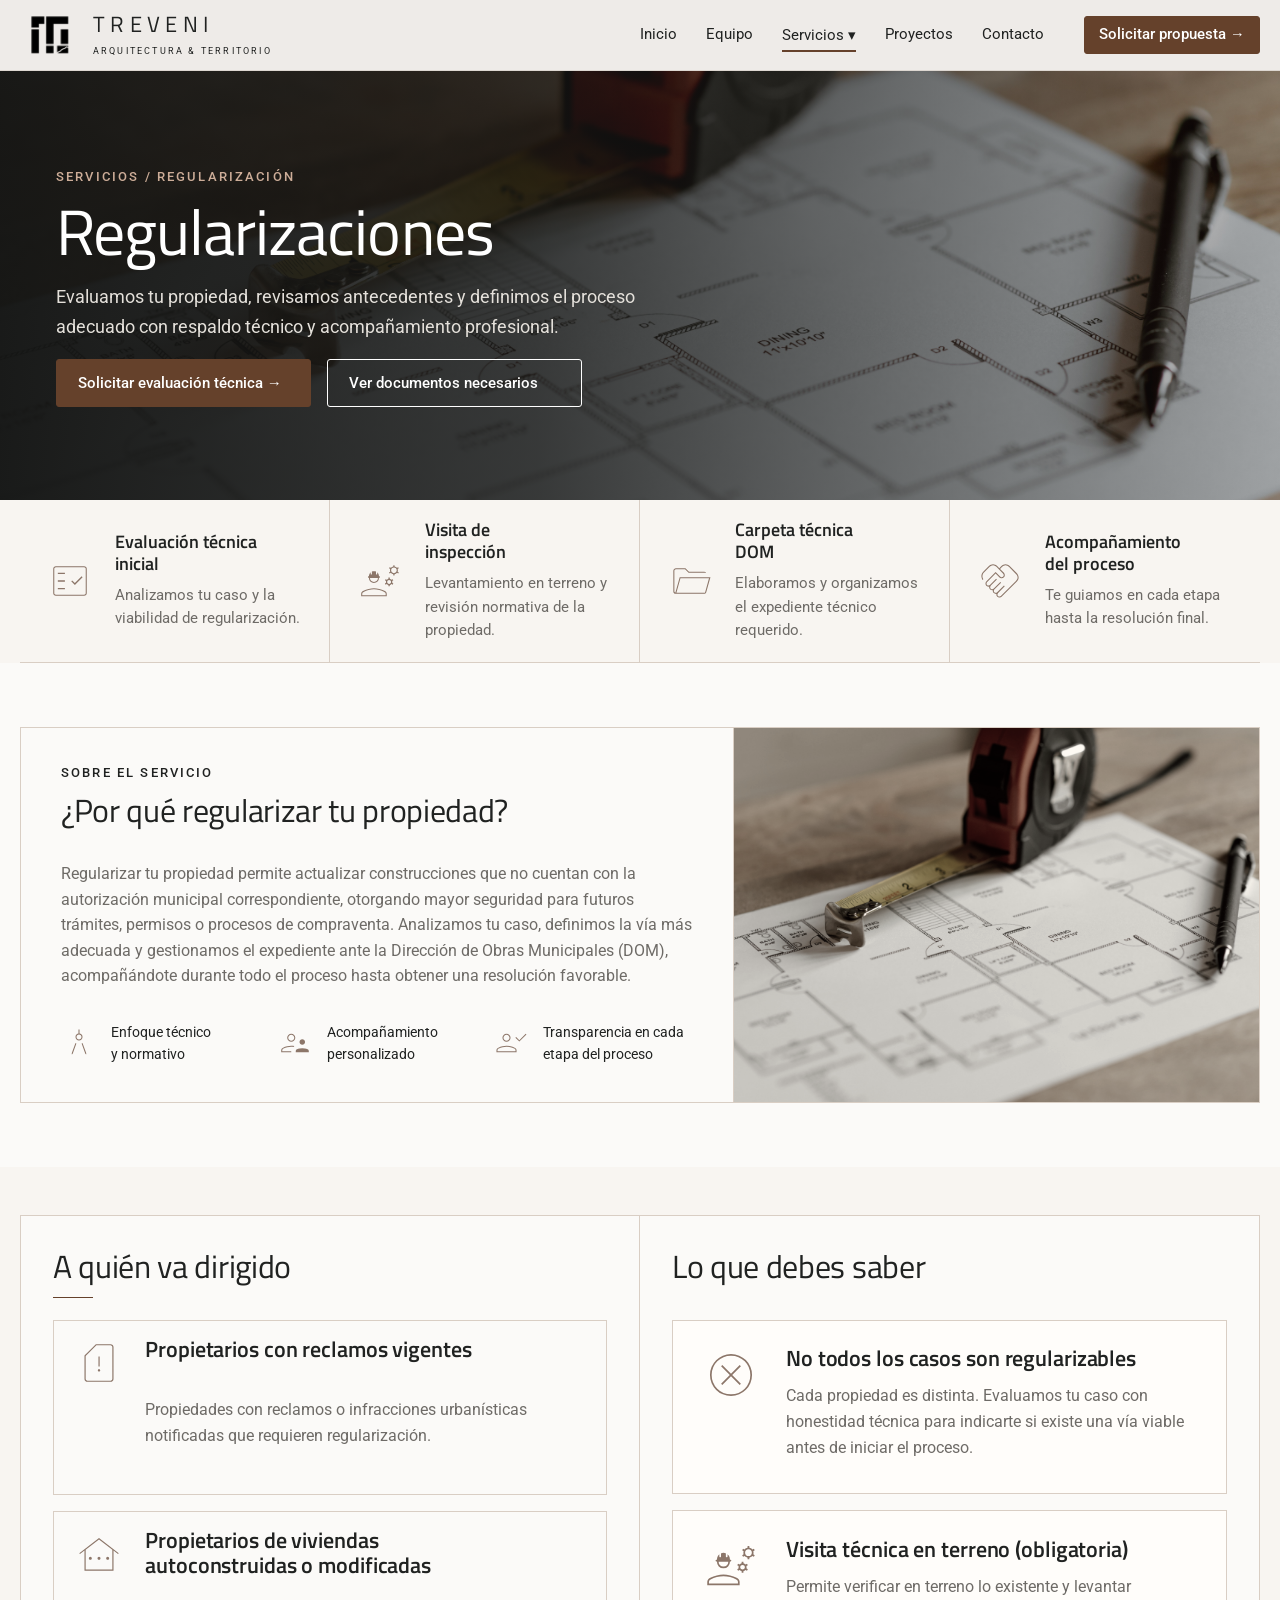
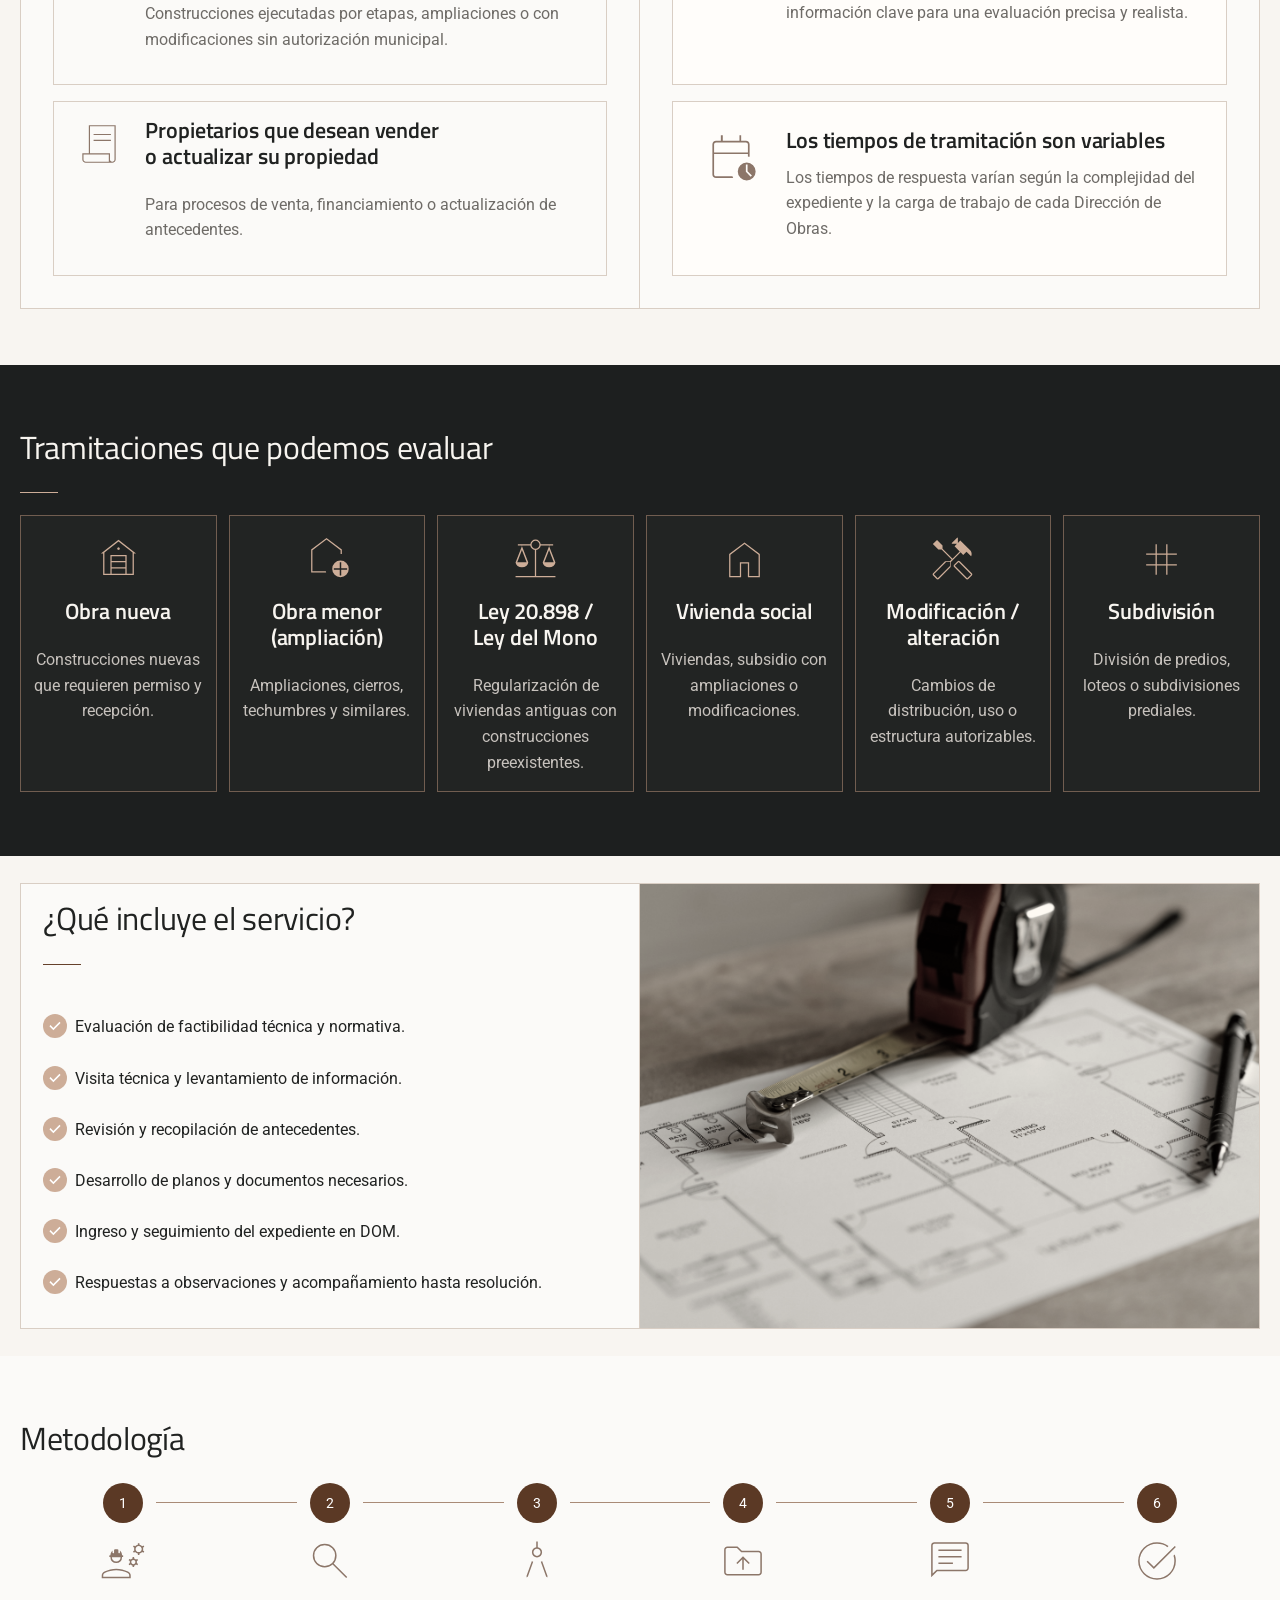
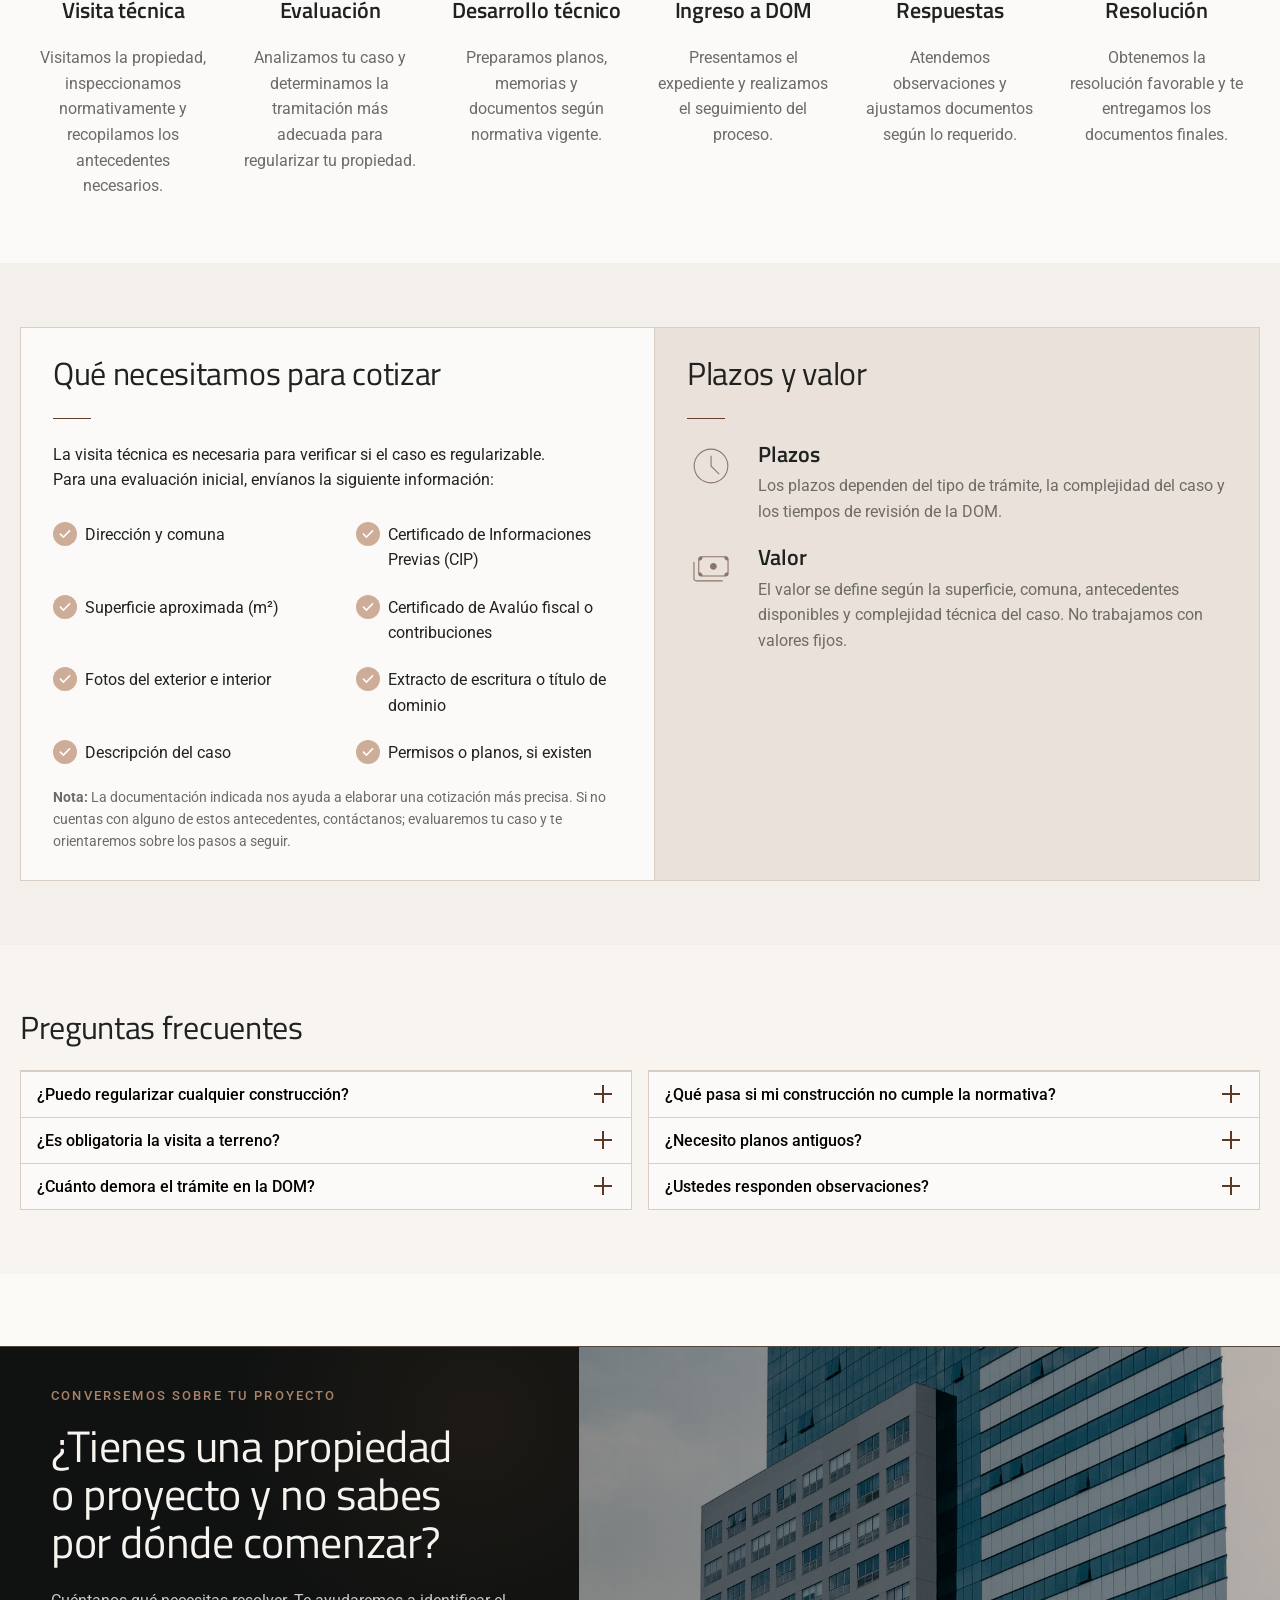
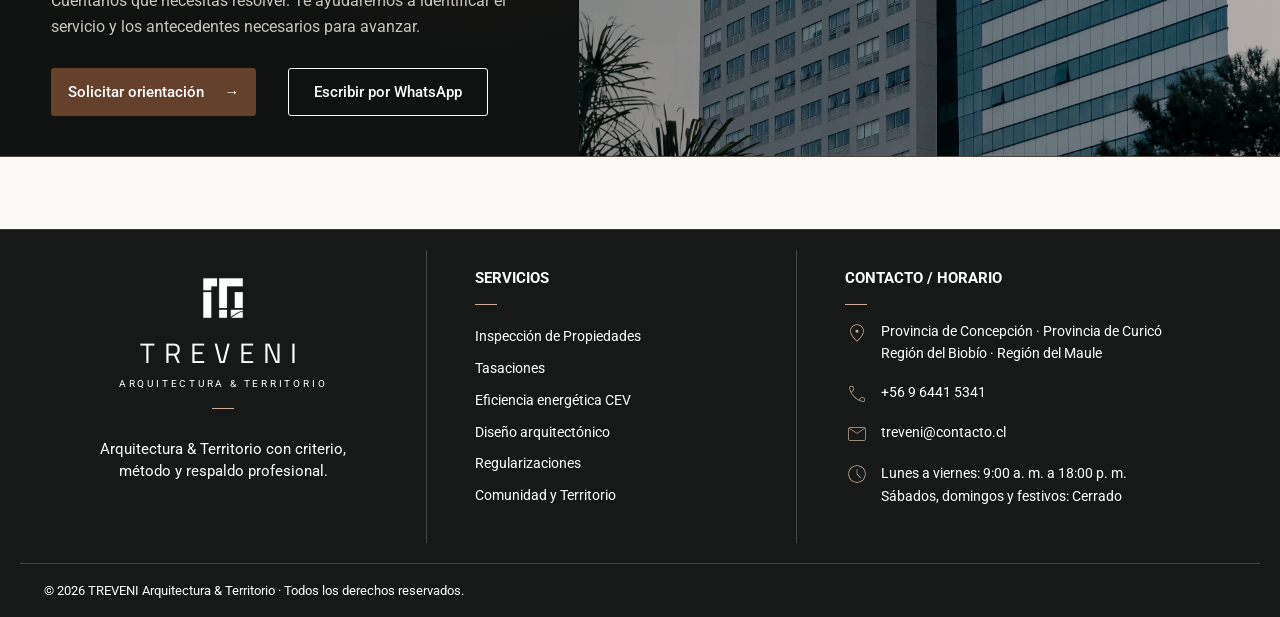
<file: regularizacion.html>
<!doctype html>
<html lang="es">
  <head>
    <meta charset="utf-8" />
    <meta name="viewport" content="width=device-width,initial-scale=1" />
    <title>Regularización | TREVENI</title>
    <meta
      name="description"
      content="Evaluación y regularización de propiedades con criterio técnico."
    />
    <link rel="stylesheet" href="css/styles.css" />
    <script defer src="js/main.js"></script>
  </head>
  <body class="regularization-page">
    <div data-header></div>
    <main id="contenido">
      <section class="hero hero-service hero-regularizacion">
        <div class="container hero-content">
          <span class="eyebrow">Servicios / Regularización</span>
          <h1>Regularizaciones</h1>
          <p>
            Evaluamos tu propiedad, revisamos antecedentes y definimos el
            proceso adecuado con respaldo técnico y acompañamiento profesional.
          </p>
          <div class="btn-row">
            <a class="btn" href="contacto.html"
              >Solicitar evaluación técnica →</a
            ><a class="btn btn-outline" href="#documentos"
              >Ver documentos necesarios</a
            >
          </div>
        </div>
      </section>

      <section class="reg-overview">
        <div class="container reg-facts">
          <article>
            <img
              src="Imagenes/Iconos/Pagina servicios regularizaciones/fact_check_48dp_8C7669_FILL0_wght100_GRAD0_opsz48.svg"
              alt=""
            />
            <div>
              <h4 class="text-style-h4">Evaluación técnica<br />inicial</h4>
              <p class="h4-description">
                Analizamos tu caso y la viabilidad de regularización.
              </p>
            </div>
          </article>
          <article>
            <img
              src="Imagenes/Iconos/Pagina servicios regularizaciones/engineering_48dp_8C7669_FILL0_wght100_GRAD0_opsz48.svg"
              alt=""
            />
            <div>
              <h4 class="text-style-h4">Visita de<br />inspección</h4>
              <p class="h4-description">
                Levantamiento en terreno y revisión normativa de la propiedad.
              </p>
            </div>
          </article>
          <article>
            <img
              src="Imagenes/Iconos/Pagina servicios regularizaciones/folder_open_48dp_8C7669_FILL0_wght100_GRAD0_opsz48.svg"
              alt=""
            />
            <div>
              <h4 class="text-style-h4">Carpeta técnica<br />DOM</h4>
              <p class="h4-description">
                Elaboramos y organizamos el expediente técnico requerido.
              </p>
            </div>
          </article>
          <article>
            <img
              src="Imagenes/Iconos/Pagina servicios regularizaciones/handshake_48dp_8C7669_FILL0_wght100_GRAD0_opsz48.svg"
              alt=""
            />
            <div>
              <h4 class="text-style-h4">Acompañamiento<br />del proceso</h4>
              <p class="h4-description">
                Te guiamos en cada etapa hasta la resolución final.
              </p>
            </div>
          </article>
        </div>
      </section>

      <section class="section reg-about">
        <div class="container reg-about-layout">
          <div class="reg-about-copy">
            <h2 class="eyebrow">Sobre el servicio</h2>
            <h2>¿Por qué regularizar tu propiedad?</h2>
            <p>
              Regularizar tu propiedad permite actualizar construcciones que no
              cuentan con la autorización municipal correspondiente, otorgando
              mayor seguridad para futuros trámites, permisos o procesos de
              compraventa. Analizamos tu caso, definimos la vía más adecuada y
              gestionamos el expediente ante la Dirección de Obras Municipales
              (DOM), acompañándote durante todo el proceso hasta obtener una
              resolución favorable.
            </p>
            <div class="reg-benefits">
              <div>
                <img
                  src="Imagenes/Iconos/Pagina servicios regularizaciones/architecture_24dp_8C7669_FILL0_wght100_GRAD0_opsz24.svg"
                  alt=""
                /><span>Enfoque técnico<br />y normativo</span>
              </div>
              <div>
                <img
                  src="Imagenes/Iconos/Pagina servicios regularizaciones/supervisor_account_24dp_8C7669_FILL0_wght100_GRAD0_opsz24.svg"
                  alt=""
                /><span>Acompañamiento<br />personalizado</span>
              </div>
              <div>
                <img
                  src="Imagenes/Iconos/Pagina servicios regularizaciones/person_check_24dp_8C7669_FILL0_wght100_GRAD0_opsz24.svg"
                  alt=""
                /><span>Transparencia en cada<br />etapa del proceso</span>
              </div>
            </div>
          </div>
          <div class="reg-about-media">
            <img
              src="Imagenes/Imagenes/Regularizacion.jpg"
              alt="Planos y documentación para regularización"
            />
          </div>
        </div>
      </section>

      <section class="section reg-guidance-section">
        <div class="container reg-guidance-grid">
          <div class="reg-audience">
            <h2>A quién va dirigido</h2>
            <span class="reg-short-line"></span>
            <div class="reg-audience-grid">
              <article>
                <img
                  src="Imagenes/Iconos/Pagina servicios regularizaciones/sd_card_alert_48dp_8C7669_FILL0_wght100_GRAD0_opsz48.svg"
                  alt=""
                />
                <h3>Propietarios con reclamos vigentes</h3>
                <p>
                  Propiedades con reclamos o infracciones urbanísticas
                  notificadas que requieren regularización.
                </p>
              </article>
              <article>
                <img
                  src="Imagenes/Iconos/Pagina servicios regularizaciones/other_houses_48dp_8C7669_FILL0_wght100_GRAD0_opsz48.svg"
                  alt=""
                />
                <h3>Propietarios de viviendas autoconstruidas o modificadas</h3>
                <p>
                  Construcciones ejecutadas por etapas, ampliaciones o con
                  modificaciones sin autorización municipal.
                </p>
              </article>
              <article>
                <img
                  src="Imagenes/Iconos/Pagina servicios regularizaciones/contract_48dp_8C7669_FILL0_wght100_GRAD0_opsz48.svg"
                  alt=""
                />
                <h3>
                  Propietarios que desean vender o actualizar su propiedad
                </h3>
                <p>
                  Para procesos de venta, financiamiento o actualización de
                  antecedentes.
                </p>
              </article>
            </div>
          </div>
          <div class="reg-first-know">
            <div class="reg-section-title">
              <h2>Lo que debes saber</h2>
            </div>
            <div class="reg-first-grid">
              <article>
                <img
                  src="Imagenes/Iconos/Pagina servicios regularizaciones/cancel_24dp_8C7669_FILL0_wght100_GRAD0_opsz24.svg"
                  alt=""
                />
                <div>
                  <h3>No todos los casos son regularizables</h3>
                  <p>
                    Cada propiedad es distinta. Evaluamos tu caso con honestidad
                    técnica para indicarte si existe una vía viable antes de
                    iniciar el proceso.
                  </p>
                </div>
              </article>
              <article>
                <img
                  src="Imagenes/Iconos/Pagina servicios regularizaciones/engineering_24dp_8C7669_FILL0_wght100_GRAD0_opsz24.svg"
                  alt=""
                />
                <div>
                  <h3>Visita técnica en terreno (obligatoria)</h3>
                  <p>
                    Permite verificar en terreno lo existente y levantar
                    información clave para una evaluación precisa y realista.
                  </p>
                </div>
              </article>
              <article>
                <img
                  src="Imagenes/Iconos/Pagina servicios regularizaciones/calendar_clock_24dp_8C7669_FILL0_wght100_GRAD0_opsz24.svg"
                  alt=""
                />
                <div>
                  <h3>Los tiempos de tramitación son variables</h3>
                  <p>
                    Los tiempos de respuesta varían según la complejidad del
                    expediente y la carga de trabajo de cada Dirección de Obras.
                  </p>
                </div>
              </article>
            </div>
          </div>
        </div>
      </section>

      <section class="section section-dark reg-procedures">
        <div class="container">
          <div class="reg-left-title">
            <h2>Tramitaciones que podemos evaluar</h2>
            <span></span>
          </div>
          <div class="reg-procedure-grid">
            <article>
              <img
                src="Imagenes/Iconos/Pagina servicios regularizaciones/garage_door_48dp_CDAD98_FILL0_wght100_GRAD0_opsz48.svg"
                alt=""
              />
              <h3>Obra nueva</h3>
              <p>Construcciones nuevas que requieren permiso y recepción.</p>
            </article>
            <article>
              <img
                src="Imagenes/Iconos/Pagina servicios regularizaciones/add_home_48dp_CDAD98_FILL0_wght100_GRAD0_opsz48.svg"
                alt=""
              />
              <h3>Obra menor<br />(ampliación)</h3>
              <p>Ampliaciones, cierros, techumbres y similares.</p>
            </article>
            <article>
              <img
                src="Imagenes/Iconos/Pagina servicios regularizaciones/balance_48dp_CDAD98_FILL0_wght100_GRAD0_opsz48.svg"
                alt=""
              />
              <h3>Ley 20.898 /<br />Ley del Mono</h3>
              <p>
                Regularización de viviendas antiguas con construcciones
                preexistentes.
              </p>
            </article>
            <article>
              <img
                src="Imagenes/Iconos/Pagina servicios regularizaciones/home_48dp_CDAD98_FILL0_wght100_GRAD0_opsz48.svg"
                alt=""
              />
              <h3>Vivienda social</h3>
              <p>Viviendas, subsidio con ampliaciones o modificaciones.</p>
            </article>
            <article>
              <img
                src="Imagenes/Iconos/Pagina servicios regularizaciones/handyman_48dp_CDAD98_FILL0_wght100_GRAD0_opsz48.svg"
                alt=""
              />
              <h3>Modificación /<br />alteración</h3>
              <p>Cambios de distribución, uso o estructura autorizables.</p>
            </article>
            <article>
              <img
                src="Imagenes/Iconos/Pagina servicios regularizaciones/grid_3x3_48dp_CDAD98_FILL0_wght100_GRAD0_opsz48.svg"
                alt=""
              />
              <h3>Subdivisión</h3>
              <p>División de predios, loteos o subdivisiones prediales.</p>
            </article>
          </div>
        </div>
      </section>

      <section class="reg-includes">
        <div class="container reg-includes-grid">
          <div>
            <div class="reg-left-title">
              <h2>¿Qué incluye el servicio?</h2>
              <span></span>
            </div>
            <ul>
              <li>Evaluación de factibilidad técnica y normativa.</li>
              <li>Visita técnica y levantamiento de información.</li>
              <li>Revisión y recopilación de antecedentes.</li>
              <li>Desarrollo de planos y documentos necesarios.</li>
              <li>Ingreso y seguimiento del expediente en DOM.</li>
              <li>
                Respuestas a observaciones y acompañamiento hasta resolución.
              </li>
            </ul>
          </div>
          <img
            src="Imagenes/Imagenes/Regularizacion.jpg"
            alt="Planos y antecedentes técnicos"
          />
        </div>
      </section>

      <section class="section reg-work">
        <div class="container">
          <div class="reg-left-title">
            <h2>Metodología</h2>
          </div>
          <div class="reg-work-grid">
            <article>
              <span>1</span
              ><img
                src="Imagenes/Iconos/Pagina servicios regularizaciones/engineering_24dp_8C7669_FILL0_wght100_GRAD0_opsz24.svg"
                alt=""
              />
              <h3>Visita técnica</h3>
              <p>
                Visitamos la propiedad, inspeccionamos normativamente y
                recopilamos los antecedentes necesarios.
              </p>
            </article>
            <article>
              <span>2</span
              ><img
                src="Imagenes/Iconos/Pagina servicios regularizaciones/search_24dp_8C7669_FILL0_wght100_GRAD0_opsz24.svg"
                alt=""
              />
              <h3>Evaluación</h3>
              <p>
                Analizamos tu caso y determinamos la tramitación más adecuada
                para regularizar tu propiedad.
              </p>
            </article>
            <article>
              <span>3</span
              ><img
                src="Imagenes/Iconos/Pagina servicios regularizaciones/architecture_24dp_8C7669_FILL0_wght100_GRAD0_opsz24.svg"
                alt=""
              />
              <h3>Desarrollo técnico</h3>
              <p>
                Preparamos planos, memorias y documentos según normativa
                vigente.
              </p>
            </article>
            <article>
              <span>4</span
              ><img
                src="Imagenes/Iconos/Pagina servicios regularizaciones/drive_folder_upload_24dp_8C7669_FILL0_wght100_GRAD0_opsz24.svg"
                alt=""
              />
              <h3>Ingreso a DOM</h3>
              <p>
                Presentamos el expediente y realizamos el seguimiento del
                proceso.
              </p>
            </article>
            <article>
              <span>5</span
              ><img
                src="Imagenes/Iconos/Pagina servicios regularizaciones/chat_24dp_8C7669_FILL0_wght100_GRAD0_opsz24.svg"
                alt=""
              />
              <h3>Respuestas</h3>
              <p>
                Atendemos observaciones y ajustamos documentos según lo
                requerido.
              </p>
            </article>
            <article>
              <span>6</span
              ><img
                src="Imagenes/Iconos/Pagina servicios regularizaciones/task_alt_24dp_8C7669_FILL0_wght100_GRAD0_opsz24.svg"
                alt=""
              />
              <h3>Resolución</h3>
              <p>
                Obtenemos la resolución favorable y te entregamos los documentos
                finales.
              </p>
            </article>
          </div>
        </div>
      </section>

      <section class="section reg-quote" id="documentos">
        <div class="container reg-quote-grid">
          <article>
            <div class="reg-left-title">
              <h2>Qué necesitamos para cotizar</h2>
              <span></span>
            </div>
            <p>
              La visita técnica es necesaria para verificar si el caso es
              regularizable.<br />Para una evaluación inicial, envíanos la
              siguiente información:
            </p>
            <ul>
              <li>Dirección y comuna</li>
              <li>Certificado de Informaciones Previas (CIP)</li>
              <li>Superficie aproximada (m²)</li>
              <li>Certificado de Avalúo fiscal o contribuciones</li>
              <li>Fotos del exterior e interior</li>
              <li>Extracto de escritura o título de dominio</li>
              <li>Descripción del caso</li>
              <li>Permisos o planos, si existen</li>
            </ul>
            <p class="reg-quote-note">
              <strong>Nota:</strong> La documentación indicada nos ayuda a
              elaborar una cotización más precisa. Si no cuentas con alguno de
              estos antecedentes, contáctanos; evaluaremos tu caso y te
              orientaremos sobre los pasos a seguir.
            </p>
          </article>
          <article>
            <div class="reg-left-title">
              <h2>Plazos y valor</h2>
              <span></span>
            </div>
            <div class="reg-time-value">
              <div>
                <img
                  src="Imagenes/Iconos/Pagina servicios regularizaciones/schedule_48dp_8C7669_FILL0_wght100_GRAD0_opsz48.svg"
                  alt=""
                />
                <div>
                  <h3>Plazos</h3>
                  <p>
                    Los plazos dependen del tipo de trámite, la complejidad del
                    caso y los tiempos de revisión de la DOM.
                  </p>
                </div>
              </div>
              <div>
                <img
                  src="Imagenes/Iconos/Pagina servicios regularizaciones/payments_48dp_8C7669_FILL0_wght100_GRAD0_opsz48.svg"
                  alt=""
                />
                <div>
                  <h3>Valor</h3>
                  <p>
                    El valor se define según la superficie, comuna, antecedentes
                    disponibles y complejidad técnica del caso. No trabajamos
                    con valores fijos.
                  </p>
                </div>
              </div>
            </div>
          </article>
        </div>
      </section>

      <section class="section reg-faq">
        <div class="container">
          <h2>Preguntas frecuentes</h2>
          <div class="reg-faq-grid">
            <div class="faq">
              <article class="faq-item">
                <button class="faq-button" aria-expanded="false">
                  ¿Puedo regularizar cualquier construcción?<span>+</span>
                </button>
                <div class="faq-panel">
                  No. La viabilidad depende de la normativa, las condiciones
                  existentes y los antecedentes disponibles.
                </div>
              </article>
              <article class="faq-item">
                <button class="faq-button" aria-expanded="false">
                  ¿Es obligatoria la visita a terreno?<span>+</span>
                </button>
                <div class="faq-panel">
                  Sí. Permite verificar medidas, condiciones reales y
                  restricciones del caso.
                </div>
              </article>
              <article class="faq-item">
                <button class="faq-button" aria-expanded="false">
                  ¿Cuánto demora el trámite en la DOM?<span>+</span>
                </button>
                <div class="faq-panel">
                  Depende del tipo de expediente, la complejidad y la carga
                  municipal.
                </div>
              </article>
            </div>
            <div class="faq">
              <article class="faq-item">
                <button class="faq-button" aria-expanded="false">
                  ¿Qué pasa si mi construcción no cumple la normativa?<span
                    >+</span
                  >
                </button>
                <div class="faq-panel">
                  Evaluamos alternativas y te indicamos con transparencia si
                  existe una vía técnicamente viable.
                </div>
              </article>
              <article class="faq-item">
                <button class="faq-button" aria-expanded="false">
                  ¿Necesito planos antiguos?<span>+</span>
                </button>
                <div class="faq-panel">
                  Son útiles cuando existen, pero podemos levantar la
                  información necesaria durante la visita.
                </div>
              </article>
              <article class="faq-item">
                <button class="faq-button" aria-expanded="false">
                  ¿Ustedes responden observaciones?<span>+</span>
                </button>
                <div class="faq-panel">
                  Sí. El servicio contempla respuestas y seguimiento hasta la
                  resolución acordada.
                </div>
              </article>
            </div>
          </div>
        </div>
      </section>
    </main>

    <!-- Llamado a la acción: edita aquí los textos de Regularizaciones -->
    <section class="cta unified-cta-section" aria-labelledby="cta-regularizacion-title">
      <div class="container cta-inner">
        <div class="unified-cta-copy">
          <span class="eyebrow">Conversemos sobre tu proyecto</span>
          <h2 id="cta-regularizacion-title">
            ¿Tienes una propiedad o proyecto y no sabes por dónde comenzar?
          </h2>
          <p>
            Cuéntanos qué necesitas resolver. Te ayudaremos a identificar el
            servicio y los antecedentes necesarios para avanzar.
          </p>
          <div class="unified-cta-actions">
            <a class="btn" href="contacto.html"
              >Solicitar orientación <span aria-hidden="true">→</span></a
            >
            <a class="btn btn-outline" href="https://wa.me/56964415341"
              >Escribir por WhatsApp</a
            >
          </div>
        </div>
        <div
          class="unified-cta-visual"
          role="img"
          aria-label="Arquitectura contemporánea"
        ></div>
      </div>
    </section>

    <div data-footer></div>
  </body>
</html>
</file>
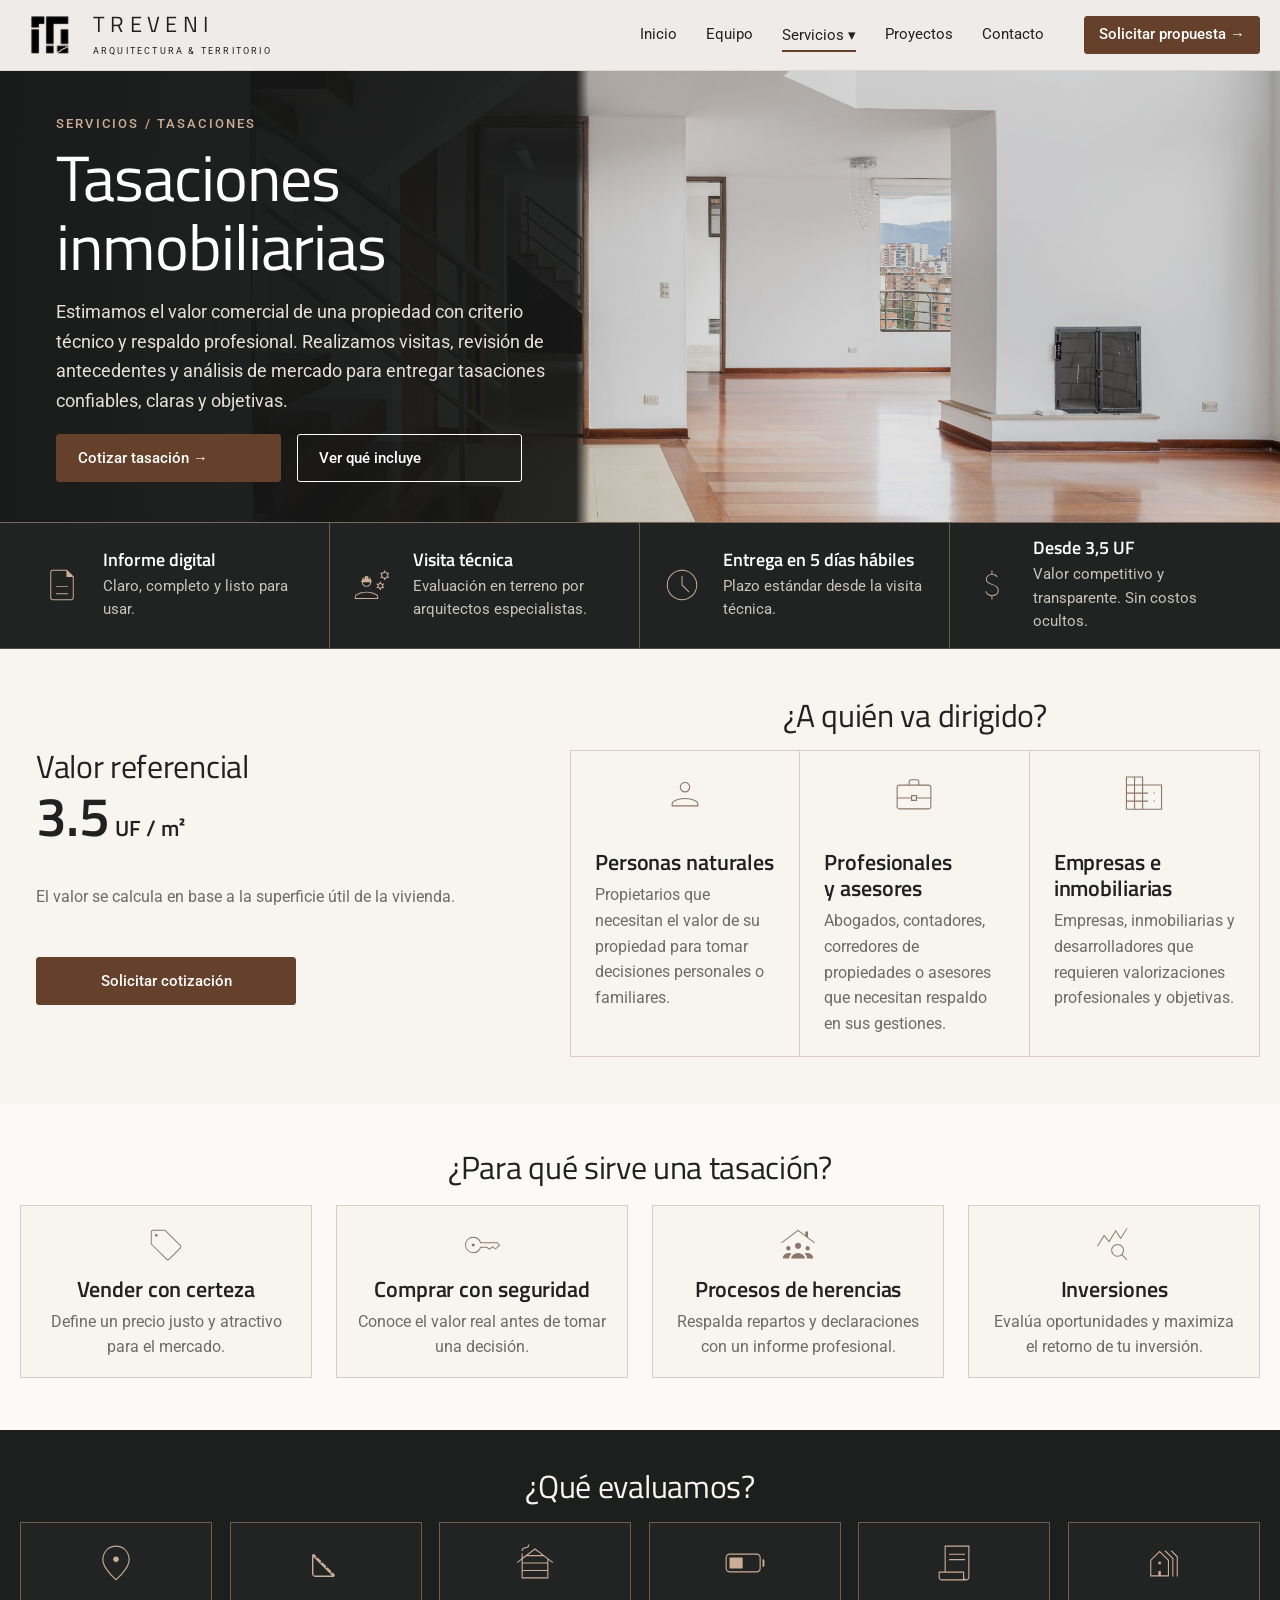
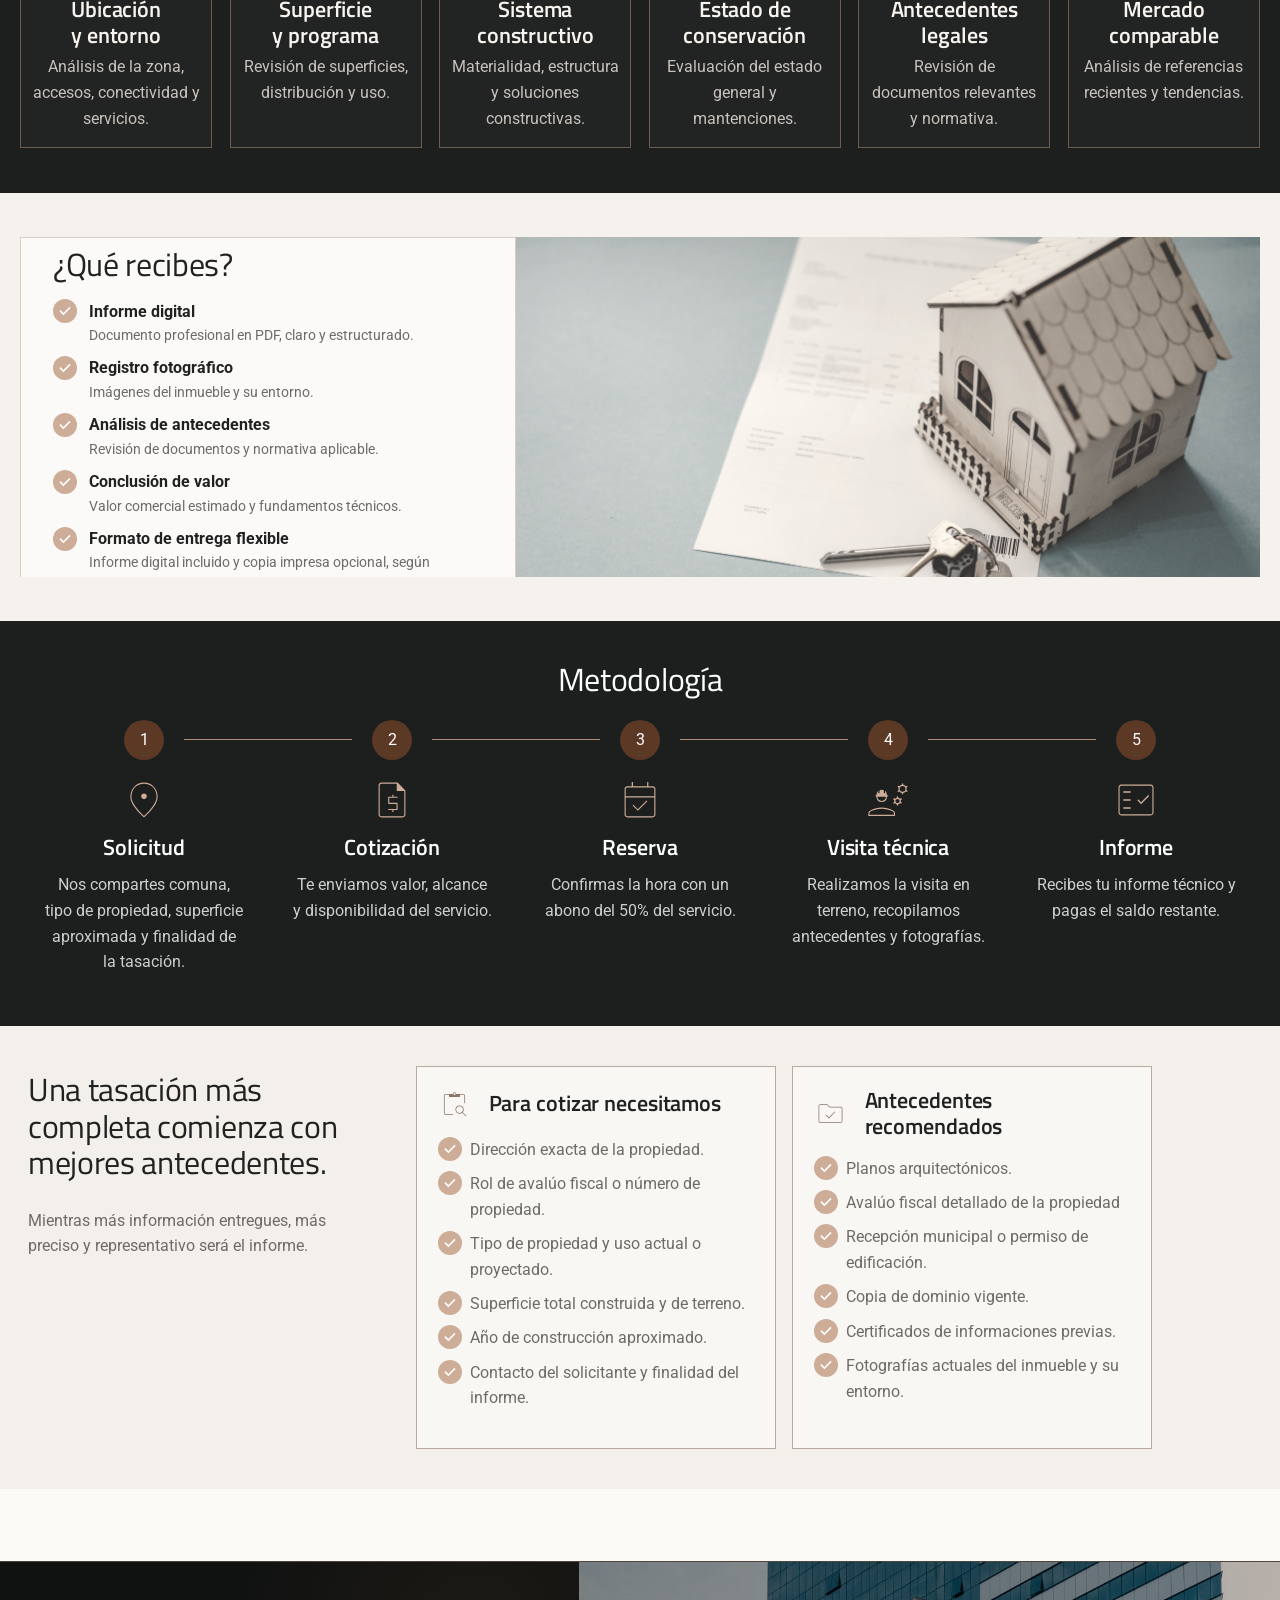
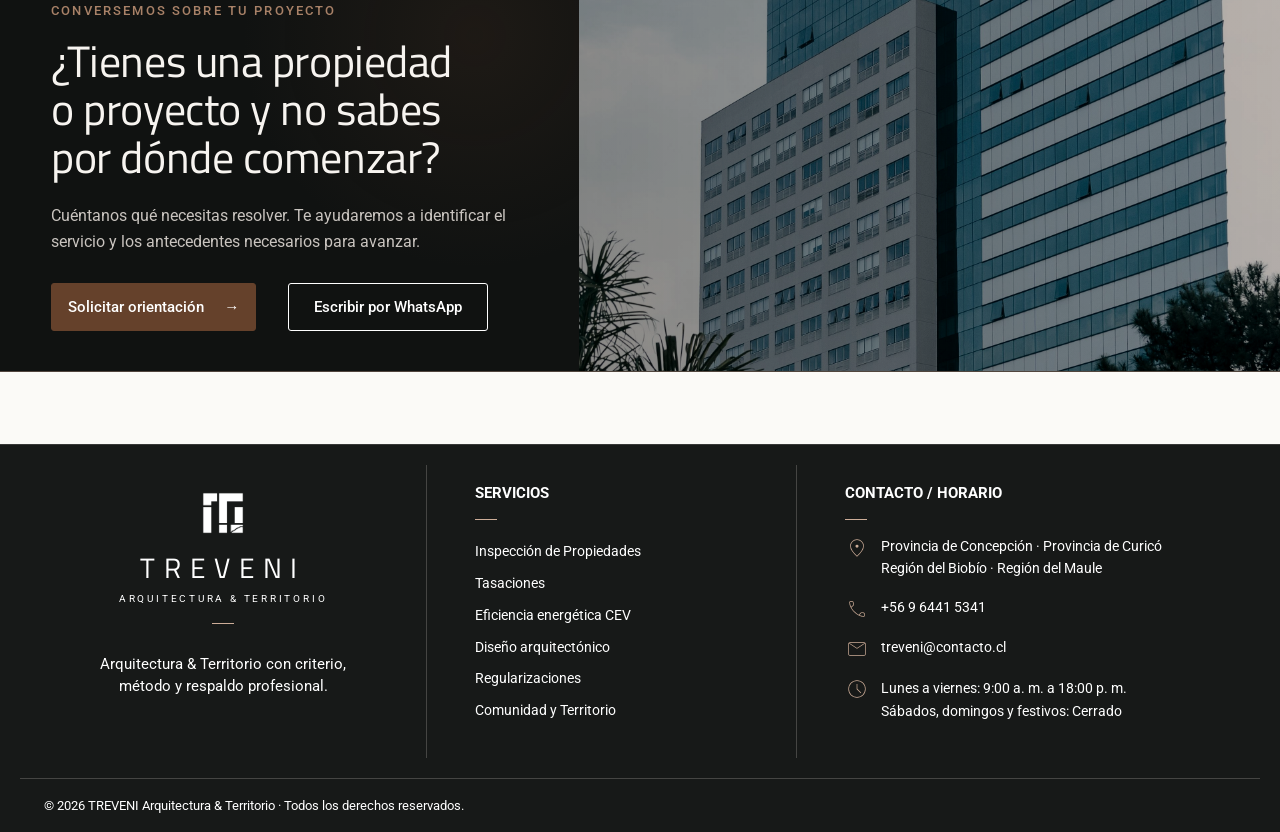
<file: tasaciones.html>
<!doctype html>
<html lang="es">
  <head>
    <meta charset="utf-8" />
    <meta name="viewport" content="width=device-width,initial-scale=1" />
    <title>Tasaciones inmobiliarias | TREVENI</title>
    <meta
      name="description"
      content="Tasaciones inmobiliarias con criterio técnico."
    />
    <link rel="stylesheet" href="css/styles.css" />
    <script defer src="js/main.js"></script>
  </head>
  <body class="valuation-page">
    <div data-header></div>
    <main id="contenido">
      <section class="hero hero-service hero-tasaciones">
        <div class="container hero-content">
          <span class="eyebrow">Servicios / Tasaciones</span>
          <h1>Tasaciones<br />inmobiliarias</h1>
          <p>
            Estimamos el valor comercial de una propiedad con criterio técnico y
            respaldo profesional. Realizamos visitas, revisión de antecedentes y
            análisis de mercado para entregar tasaciones confiables, claras y
            objetivas.
          </p>
          <div class="btn-row">
            <a class="btn" href="contacto.html">Cotizar tasación →</a
            ><a class="btn btn-outline" href="#incluye">Ver qué incluye</a>
          </div>
        </div>
      </section>

      <section class="valuation-facts">
        <div class="container valuation-facts-grid">
          <article>
            <img
              src="Imagenes/Iconos/Pagina servicios tasaciones/description_48dp_CDAD98_FILL0_wght100_GRAD0_opsz48.svg"
              alt=""
            />
            <div>
              <h4 class="text-style-h4">Informe digital</h4>
              <p class="h4-description">Claro, completo y listo para usar.</p>
            </div>
          </article>
          <article>
            <img
              src="Imagenes/Iconos/Pagina servicios tasaciones/engineering_48dp_CDAD98_FILL0_wght100_GRAD0_opsz48.svg"
              alt=""
            />
            <div>
              <h4 class="text-style-h4">Visita técnica</h4>
              <p class="h4-description">
                Evaluación en terreno por arquitectos especialistas.
              </p>
            </div>
          </article>
          <article>
            <img
              src="Imagenes/Iconos/Pagina servicios tasaciones/schedule_48dp_CDAD98_FILL0_wght100_GRAD0_opsz48.svg"
              alt=""
            />
            <div>
              <h4 class="text-style-h4">Entrega en 5 días hábiles</h4>
              <p class="h4-description">
                Plazo estándar desde la visita técnica.
              </p>
            </div>
          </article>
          <article>
            <img
              src="Imagenes/Iconos/Pagina servicios tasaciones/attach_money_48dp_CDAD98_FILL0_wght100_GRAD0_opsz48.svg"
              alt=""
            />
            <div>
              <h4 class="text-style-h4">Desde 3,5 UF</h4>
              <p class="h4-description">
                Valor competitivo y transparente. Sin costos ocultos.
              </p>
            </div>
          </article>
        </div>
      </section>

      <section class="section valuation-price">
        <div class="container valuation-price-grid">
          <div>
            <h2>Valor referencial</h2>
            <div class="valuation-price-value">
              <span class="price-number">3.5</span>
              <span class="price-unit">UF / m²</span>
            </div>
            <p>
              El valor se calcula en base a la superficie útil de la vivienda.
            </p>
            <a class="btn" href="contacto.html">Solicitar cotización</a>
          </div>
          <div>
            <div class="section-head"><h2>¿A quién va dirigido?</h2></div>
            <div class="valuation-audience">
              <article>
                <img
                  src="Imagenes/Iconos/Pagina servicios tasaciones/person_48dp_8C7669_FILL0_wght100_GRAD0_opsz48.svg"
                  alt=""
                />
                <h3>Personas naturales</h3>
                <p>
                  Propietarios que necesitan el valor de su propiedad para tomar
                  decisiones personales o familiares.
                </p>
              </article>
              <article>
                <img
                  src="Imagenes/Iconos/Pagina servicios tasaciones/business_center_48dp_8C7669_FILL0_wght100_GRAD0_opsz48.svg"
                  alt=""
                />
                <h3>Profesionales y asesores</h3>
                <p>
                  Abogados, contadores, corredores de propiedades o asesores que
                  necesitan respaldo en sus gestiones.
                </p>
              </article>
              <article>
                <img
                  src="Imagenes/Iconos/Pagina servicios tasaciones/domain_48dp_8C7669_FILL0_wght100_GRAD0_opsz48.svg"
                  alt=""
                />
                <h3>Empresas e inmobiliarias</h3>
                <p>
                  Empresas, inmobiliarias y desarrolladores que requieren
                  valorizaciones profesionales y objetivas.
                </p>
              </article>
            </div>
          </div>
        </div>
      </section>

      <section class="section valuation-purpose">
        <div class="container">
          <div class="section-head"><h2>¿Para qué sirve una tasación?</h2></div>
          <div class="valuation-purpose-grid">
            <article>
              <img
                src="Imagenes/Iconos/Pagina servicios tasaciones/sell_48dp_8C7669_FILL0_wght100_GRAD0_opsz48.svg"
                alt=""
              />
              <h3>Vender con certeza</h3>
              <p>Define un precio justo y atractivo para el mercado.</p>
            </article>
            <article>
              <img
                src="Imagenes/Iconos/Pagina servicios tasaciones/key_48dp_8C7669_FILL0_wght100_GRAD0_opsz48.svg"
                alt=""
              />
              <h3>Comprar con seguridad</h3>
              <p>Conoce el valor real antes de tomar una decisión.</p>
            </article>
            <article>
              <img
                src="Imagenes/Iconos/Pagina servicios tasaciones/family_group_48dp_8C7669_FILL0_wght100_GRAD0_opsz48.svg"
                alt=""
              />
              <h3>Procesos de herencias</h3>
              <p>
                Respalda repartos y declaraciones con un informe profesional.
              </p>
            </article>
            <article>
              <img
                src="Imagenes/Iconos/Pagina servicios tasaciones/query_stats_48dp_8C7669_FILL0_wght100_GRAD0_opsz48.svg"
                alt=""
              />
              <h3>Inversiones</h3>
              <p>Evalúa oportunidades y maximiza el retorno de tu inversión.</p>
            </article>
          </div>
        </div>
      </section>

      <section class="section section-dark valuation-evaluate" id="incluye">
        <div class="container">
          <div class="section-head"><h2>¿Qué evaluamos?</h2></div>
          <div class="valuation-evaluate-grid">
            <article>
              <img
                src="Imagenes/Iconos/Pagina servicios tasaciones/location_on_48dp_CDAD98_FILL0_wght100_GRAD0_opsz48.svg"
                alt=""
              />
              <h3>Ubicación y entorno</h3>
              <p>Análisis de la zona, accesos, conectividad y servicios.</p>
            </article>
            <article>
              <img
                src="Imagenes/Iconos/Pagina servicios tasaciones/square_foot_48dp_CDAD98_FILL0_wght100_GRAD0_opsz48.svg"
                alt=""
              />
              <h3>Superficie y programa</h3>
              <p>Revisión de superficies, distribución y uso.</p>
            </article>
            <article>
              <img
                src="Imagenes/Iconos/Pagina servicios tasaciones/cabin_48dp_CDAD98_FILL0_wght100_GRAD0_opsz48.svg"
                alt=""
              />
              <h3>Sistema constructivo</h3>
              <p>Materialidad, estructura y soluciones constructivas.</p>
            </article>
            <article>
              <img
                src="Imagenes/Iconos/Pagina servicios tasaciones/battery_android_frame_4_48dp_CDAD98_FILL0_wght100_GRAD0_opsz48.svg"
                alt=""
              />
              <h3>Estado de conservación</h3>
              <p>Evaluación del estado general y mantenciones.</p>
            </article>
            <article>
              <img
                src="Imagenes/Iconos/Pagina servicios tasaciones/contract_48dp_CDAD98_FILL0_wght100_GRAD0_opsz48.svg"
                alt=""
              />
              <h3>Antecedentes legales</h3>
              <p>Revisión de documentos relevantes y normativa.</p>
            </article>
            <article>
              <img
                src="Imagenes/Iconos/Pagina servicios tasaciones/holiday_village_48dp_CDAD98_FILL0_wght100_GRAD0_opsz48.svg"
                alt=""
              />
              <h3>Mercado comparable</h3>
              <p>Análisis de referencias recientes y tendencias.</p>
            </article>
          </div>
        </div>
      </section>

      <section class="valuation-receive">
        <div class="container valuation-receive-grid">
          <div>
            <h2>¿Qué recibes?</h2>
            <ul>
              <li>
                <strong>Informe digital</strong
                ><span
                  >Documento profesional en PDF, claro y estructurado.</span
                >
              </li>
              <li>
                <strong>Registro fotográfico</strong
                ><span>Imágenes del inmueble y su entorno.</span>
              </li>
              <li>
                <strong>Análisis de antecedentes</strong
                ><span>Revisión de documentos y normativa aplicable.</span>
              </li>
              <li>
                <strong>Conclusión de valor</strong
                ><span>Valor comercial estimado y fundamentos técnicos.</span>
              </li>
              <li>
                <strong>Formato de entrega flexible</strong
                ><span
                  >Informe digital incluido y copia impresa opcional, según
                  preferencia del cliente.</span
                >
              </li>
            </ul>
          </div>
          <div>
            <img
              src="Imagenes/Imagenes/Tasacion.jpg"
              alt="Informe de tasación inmobiliaria"
            />
          </div>
        </div>
      </section>

      <section class="section valuation-method">
        <div class="container">
          <div class="section-head">
            <h2>Metodología</h2>
          </div>
          <div class="valuation-method-grid">
            <article>
              <span>1</span
              ><img
                src="Imagenes/Iconos/Pagina servicios tasaciones/location_on_48dp_CDAD98_FILL0_wght100_GRAD0_opsz48.svg"
                alt=""
              />
              <h3>Solicitud</h3>
              <p>
                Nos compartes comuna, tipo de propiedad, superficie aproximada y
                finalidad de la tasación.
              </p>
            </article>
            <article>
              <span>2</span
              ><img
                src="Imagenes/Iconos/Pagina servicios tasaciones/request_quote_48dp_CDAD98_FILL0_wght100_GRAD0_opsz48.svg"
                alt=""
              />
              <h3>Cotización</h3>
              <p>Te enviamos valor, alcance y disponibilidad del servicio.</p>
            </article>
            <article>
              <span>3</span
              ><img
                src="Imagenes/Iconos/Pagina servicios tasaciones/event_available_48dp_CDAD98_FILL0_wght100_GRAD0_opsz48.svg"
                alt=""
              />
              <h3>Reserva</h3>
              <p>Confirmas la hora con un abono del 50% del servicio.</p>
            </article>
            <article>
              <span>4</span
              ><img
                src="Imagenes/Iconos/Pagina servicios tasaciones/engineering_48dp_CDAD98_FILL0_wght100_GRAD0_opsz48.svg"
                alt=""
              />
              <h3>Visita técnica</h3>
              <p>
                Realizamos la visita en terreno, recopilamos antecedentes y
                fotografías.
              </p>
            </article>
            <article>
              <span>5</span
              ><img
                src="Imagenes/Iconos/Pagina servicios tasaciones/fact_check_48dp_CDAD98_FILL0_wght100_GRAD0_opsz48.svg"
                alt=""
              />
              <h3>Informe</h3>
              <p>Recibes tu informe técnico y pagas el saldo restante.</p>
            </article>
          </div>
        </div>
      </section>

      <section class="section valuation-documents">
        <div class="container valuation-documents-grid">
          <div class="valuation-documents-intro">
            <h2>
              Una tasación más <br />completa comienza con<br />mejores
              antecedentes.
            </h2>
            <p>
              Mientras más información entregues, más preciso y representativo
              será el informe.
            </p>
          </div>
          <article>
            <div class="valuation-doc-title">
              <img
                src="Imagenes/Iconos/Pagina servicios tasaciones/content_paste_search_48dp_8C7669_FILL0_wght100_GRAD0_opsz48.svg"
                alt=""
              />
              <h3>Para cotizar necesitamos</h3>
            </div>
            <ul>
              <li>Dirección exacta de la propiedad.</li>
              <li>Rol de avalúo fiscal o número de propiedad.</li>
              <li>Tipo de propiedad y uso actual o proyectado.</li>
              <li>Superficie total construida y de terreno.</li>
              <li>Año de construcción aproximado.</li>
              <li>Contacto del solicitante y finalidad del informe.</li>
            </ul>
          </article>
          <article>
            <div class="valuation-doc-title">
              <img
                src="Imagenes/Iconos/Pagina servicios tasaciones/folder_check_48dp_8C7669_FILL0_wght100_GRAD0_opsz48.svg"
                alt=""
              />
              <h3>Antecedentes recomendados</h3>
            </div>
            <ul>
              <li>Planos arquitectónicos.</li>
              <li>Avalúo fiscal detallado de la propiedad</li>
              <li>Recepción municipal o permiso de edificación.</li>
              <li>Copia de dominio vigente.</li>
              <li>Certificados de informaciones previas.</li>

              <li>Fotografías actuales del inmueble y su entorno.</li>
            </ul>
          </article>
        </div>
      </section>
    </main>

    <!-- Llamado a la acción: edita aquí los textos de la página de Tasaciones -->
    <section class="cta unified-cta-section" aria-labelledby="cta-tasaciones-title">
      <div class="container cta-inner">
        <div class="unified-cta-copy">
          <span class="eyebrow">Conversemos sobre tu proyecto</span>
          <h2 id="cta-tasaciones-title">
            ¿Tienes una propiedad o proyecto y no sabes por dónde comenzar?
          </h2>
          <p>
            Cuéntanos qué necesitas resolver. Te ayudaremos a identificar el
            servicio y los antecedentes necesarios para avanzar.
          </p>
          <div class="unified-cta-actions">
            <a class="btn" href="contacto.html"
              >Solicitar orientación <span aria-hidden="true">→</span></a
            >
            <a class="btn btn-outline" href="https://wa.me/56964415341"
              >Escribir por WhatsApp</a
            >
          </div>
        </div>
        <div
          class="unified-cta-visual"
          role="img"
          aria-label="Arquitectura contemporánea"
        ></div>
      </div>
    </section>

    <div data-footer></div>
  </body>
</html>
</file>
<file: css/styles.css>
@import url("https://fonts.googleapis.com/css2?family=Roboto:wght@400;500;700&family=Titillium+Web:wght@300;400;600;700&display=swap");

:root {
  --font-heading: "Titillium Web", sans-serif;
  --font-body: "Roboto", sans-serif;
  --text-h1: clamp(2.5rem, 2rem + 2.5vw, 4rem);
  --text-h2: clamp(2rem, 1.75rem + 1vw, 2rem);
  --text-h3: clamp(1.35rem, 1.35rem + 0.6vw, 1.35rem);
  --text-h4: clamp(1.1rem, 1.15rem + 0.4vw, 1.1rem);
  --text-lead: clamp(1.0625rem, 1rem + 0.25vw, 1.125rem);
  --text-body: 1rem;
  --text-small: 0.875rem;
  --text-caption: 0.75rem;
  --text-button: 0.94rem;
  --text-label: clamp(0.75rem, 0.72rem + 0.15vw, 0.875rem);
  --text-cta-title: clamp(2.25rem, 1.85rem + 1.5vw, 2.75rem);
  --text-reference-value: clamp(2.75rem, 2.25rem + 1.5vw, 3.5625rem);
  --dark: #1d1f1f;
  --dark-2: #252827;
  --light: #f5f1ec;
  --paper: #fffdf9;
  --bronze: #8c6348;
  --gold: #cdad98;
  --button-primary: #65412b;
  --button-primary-hover: #8e5d3e;
  --button-secondary-hover: #cdad98;
  --ink: #202221;
  --muted: #6e6b67;
  --text-primary: var(--ink);
  --text-secondary: var(--muted);
  --text-on-dark: #f8f5f0;
  --text-muted-on-dark: #c7c4bf;
  --text-accent: var(--bronze);
  --line: #d9cec4;
  --max: 1180px;
  --shadow: 0 18px 45px rgba(20, 18, 16, 0.12);
}
* {
  box-sizing: border-box;
}
html {
  scroll-behavior: smooth;
}
body {
  margin: 0;
  background: var(--paper);
  color: var(--ink);
  font-family: var(--font-body);
  font-size: var(--text-body);
  font-weight: 400;
  line-height: 1.6;
}
img {
  max-width: 100%;
  display: block;
}
a {
  color: inherit;
  text-decoration: none;
}
@media (prefers-reduced-motion: reduce) {
  .project-showcase-card,
  .gallery-card,
  .project-showcase-card:hover,
  .project-showcase-card:focus-within,
  .gallery-card:hover,
  .gallery-card:focus-within {
    transition: none;
    transform: none;
  }
}

button,
input,
select,
textarea,
label {
  font-family: var(--font-body);
}
h1 {
  margin-top: 0;
  font-family: var(--font-heading);
  font-weight: 400;
  text-wrap: balance;
  font-size: var(--text-h1);
  line-height: 1.08;
  letter-spacing: -0.015em;
}

h2 {
  margin-top: 0;
  font-family: var(--font-heading);
  font-weight: 500;
  text-wrap: balance;
  font-size: var(--text-h2);
  line-height: 1.15;
  letter-spacing: -0.01em;
}

h3 {
  margin-top: 0;
  font-family: var(--font-heading);
  font-weight: 400;
  text-wrap: balance;
  font-size: var(--text-h3);
  line-height: 1.2;
  letter-spacing: -0.005em;
}

h4 {
  margin-top: 0;
  font-family: var(--font-heading);
  font-weight: 400;
  text-wrap: balance;
  font-size: var(--text-h4);
  line-height: 1.25;
  letter-spacing: 0;
}

p {
  margin-top: 0;
  font-family: var(--font-body);
  font-size: var(--text-body);
  font-weight: 400;
  line-height: 1.6;
}
.container {
  width: min(calc(100% - 2rem), var(--max));
  margin-inline: auto;
}
.eyebrow,
.section-label,
.page-label {
  font-family: var(--font-body);
  font-size: var(--text-label);
  font-weight: 500;
  line-height: 1.4;
  letter-spacing: 0.16em;
  text-transform: uppercase;
  color: var(--bronze);
}
.section {
  padding: clamp(4rem, 8vw, 7rem) 0;
}
.section-dark {
  background: var(--dark);
  color: #f8f5f0;
}
.section-soft {
  background: var(--light);
}
.section-head {
  max-width: 700px;
  margin: 0 auto 3rem;
  text-align: center;
}
.section-head h2 {
  margin-bottom: 1rem;
}
.section-head p {
  color: var(--muted);
}
.section-dark .section-head p {
  color: #c7c4bf;
}
.btn {
  display: inline-flex;
  align-items: center;
  justify-content: center;
  gap: 0.75rem;
  min-height: 48px;
  padding: 0.8rem 1.3rem;
  border: 1px solid var(--bronze);
  background: var(--bronze);
  color: #fff;
  font-family: var(--font-body);
  font-size: var(--text-button);
  font-weight: 500;
  line-height: 1.2;
  letter-spacing: 0;
  transition: 0.2s ease;
  cursor: pointer;
}
.btn:hover,
.btn:focus-visible {
  background: #704a34;
  transform: translateY(-2px);
}
.btn-outline {
  background: transparent;
  color: inherit;
  border-color: currentColor;
}
.btn-outline:hover {
  background: rgba(255, 255, 255, 0.08);
}
.btn-row {
  display: flex;
  gap: 1rem;
  flex-wrap: wrap;
}
.skip-link {
  position: fixed;
  left: 1rem;
  top: -5rem;
  z-index: 100;
  background: #fff;
  padding: 1rem;
}
.skip-link:focus {
  top: 1rem;
}
[data-header] {
  min-height: 70px;
}
.site-header {
  position: fixed;
  top: 0;
  right: 0;
  left: 0;
  width: 100%;
  z-index: 50;
  background: rgba(255, 253, 249, 0.96);
  border-bottom: 1px solid rgba(140, 99, 72, 0.2);
  backdrop-filter: blur(12px);
}
.nav {
  height: 78px;
  display: flex;
  align-items: center;
  gap: 2.5rem;
}
.brand {
  display: flex;
  align-items: center;
  gap: 0.8rem;
  margin-right: auto;
}
.brand-mark {
  display: block;
  width: 60px;
  height: 60px;
  object-fit: contain;
  flex: 0 0 48px;
}
.brand strong {
  display: block;
  font-family: var(--font-heading);
  font-size: 1.55rem;
  letter-spacing: 0.25em;
  font-weight: 400;
}
.brand small {
  display: block;
  font-size: 0.55rem;
  letter-spacing: 0.25em;
}
.nav-links {
  display: flex;
  align-items: center;
  gap: 1.8rem;
}
.nav-links > a,
.dropdown > button {
  border: 0;
  background: none;
  padding: 0.5rem 0;
  font-size: 0.92rem;
  cursor: pointer;
}
.nav-links > a:hover,
.nav-links > a[aria-current="page"],
.dropdown > button:hover {
  color: var(--bronze);
}
.dropdown {
  position: relative;
}
.dropdown-menu {
  display: none;
  position: absolute;
  top: 100%;
  left: -1rem;
  width: 270px;
  padding: 0.8rem;
  background: #fff;
  box-shadow: var(--shadow);
  border: 1px solid var(--line);
}
.dropdown:hover .dropdown-menu,
.dropdown:focus-within .dropdown-menu,
.dropdown.open .dropdown-menu {
  display: grid;
}
.dropdown-menu a {
  padding: 0.7rem;
}
.dropdown-menu a:hover {
  background: var(--light);
}
.menu-toggle {
  display: none;
  border: 0;
  background: none;
  width: 48px;
  height: 48px;
  font-size: 1.5rem;
}
.hero {
  min-height: 680px;
  display: grid;
  align-items: center;
  color: #fff;
  background:
    linear-gradient(
      90deg,
      rgba(18, 20, 19, 0.92) 0%,
      rgba(18, 20, 19, 0.66) 48%,
      rgba(18, 20, 19, 0.18)
    ),
    var(--hero) center/cover;
}
.hero-content {
  max-width: 650px;
  padding-block: 7rem;
}
.hero h1 {
  margin: 0.4rem 0 1.5rem;
}
.hero p {
  max-width: 600px;
  color: #e4e0da;
}
.hero .eyebrow {
  color: var(--gold);
}
.hero-home {
  --hero: url("../Imagenes/Imagenes/profesionales.jpg");
}
.hero-estudio {
  --hero: url("../Imagenes/Imagenes/personas naturales.jpg");
}
.hero-services {
  --hero: url("../Imagenes/Imagenes/Inmobiliarias.jpg");
}
.hero-projects {
  --hero: url("../Imagenes/Imagenes/Regularizacion.jpg");
}
.hero-contact {
  --hero: url("../Imagenes/Imagenes/Tasacion.jpg");
}
.hero-service {
  min-height: 560px;
}
.hero-architecture {
  --hero: url("../Imagenes/Imagenes/Inmobiliarias.jpg");
}
.hero-regularizacion {
  --hero: url("../Imagenes/Imagenes/Regularizacion.jpg");
}
.hero-inspeccion {
  --hero: url("../Imagenes/Imagenes/inspeccio-pre-entrega.jpg");
}
.hero-tasaciones {
  --hero: url("../Imagenes/Imagenes/Tasacion.jpg");
}
.hero-cev {
  --hero: url("../Imagenes/Imagenes/eficiencia-energetica.jpeg");
}
.grid {
  display: grid;
  gap: 1.5rem;
}
.grid-2 {
  grid-template-columns: repeat(2, 1fr);
}
.grid-3 {
  grid-template-columns: repeat(3, 1fr);
}
.grid-4 {
  grid-template-columns: repeat(4, 1fr);
}
.card {
  padding: 2rem;
  border: 1px solid var(--line);
  background: var(--paper);
  transition: 0.25s ease;
}
.card:hover {
  transform: translateY(-4px);
  box-shadow: var(--shadow);
}
.section-dark .card {
  background: var(--dark-2);
  border-color: #51463e;
}
.card-icon {
  width: 48px;
  height: 48px;
  margin-bottom: 1.5rem;
  filter: none;
}
.card p {
  color: var(--muted);
  margin-bottom: 0;
}
.section-dark .card p {
  color: #c8c3bd;
}
.service-card {
  display: flex;
  flex-direction: column;
  min-height: 270px;
}
.service-card a {
  margin-top: auto;
  color: var(--bronze);
}
.image-card {
  padding: 0;
  overflow: hidden;
}
.image-card img {
  width: 100%;
  height: 260px;
  object-fit: cover;
}
.image-card-body {
  padding: 1.5rem;
}
.split {
  display: grid;
  grid-template-columns: 1fr 1fr;
  min-height: 520px;
}
.split-media img {
  width: 100%;
  height: 100%;
  object-fit: cover;
}
.split-copy {
  display: flex;
  flex-direction: column;
  justify-content: center;
  padding: clamp(2.5rem, 7vw, 6rem);
}
.stats {
  display: grid;
  grid-template-columns: repeat(4, 1fr);
  border-top: 1px solid #594a40;
  border-bottom: 1px solid #594a40;
}
.stat {
  padding: 2rem;
  text-align: center;
  border-right: 1px solid #594a40;
}
.stat:last-child {
  border-right: 0;
}
.stat strong {
  font-family: var(--font-heading);
  font-size: 2.5rem;
  color: var(--gold);
}
.process {
  counter-reset: step;
  display: grid;
  grid-template-columns: repeat(5, 1fr);
  gap: 1px;
  background: var(--line);
}
.process-item {
  counter-increment: step;
  padding: 2rem 1.4rem;
  background: var(--paper);
}
.process-item:before {
  content: counter(step, decimal-leading-zero);
  display: grid;
  place-items: center;
  width: 48px;
  height: 48px;
  border: 1px solid var(--bronze);
  border-radius: 50%;
  color: var(--bronze);
  margin-bottom: 1.2rem;
}
.section-dark .process {
  background: #574a42;
}
.section-dark .process-item {
  background: var(--dark);
}
.checklist {
  list-style: none;
  padding: 0;
}
.checklist li {
  padding: 0.55rem 0 0.55rem 1.8rem;
  position: relative;
}
.checklist li:before {
  content: "";
  position: absolute;
  left: 0;
}
.faq {
  max-width: 900px;
  margin: auto;
  border-top: 1px solid var(--line);
}
.faq-item {
  border-bottom: 1px solid var(--line);
}
.faq-button {
  width: 100%;
  padding: 1.2rem 0;
  border: 0;
  background: none;
  display: flex;
  align-items: center;
  justify-content: space-between;
  text-align: left;
  cursor: pointer;
}
.faq .faq-button,
.faq .faq-panel {
  font-size: 1rem;
}
.faq-toggle-icon {
  display: block;
  width: 24px;
  height: 24px;
  flex: 0 0 24px;
  margin-left: 1rem;
  background-image: url("../Imagenes/Iconos/Pagina servicios cev/add_2_24dp_5B3925_FILL0_wght400_GRAD0_opsz24.svg");
  background-position: center;
  background-repeat: no-repeat;
  background-size: 24px 24px;
}
.faq-panel {
  display: none;
  padding: 0 0 1.2rem;
  color: var(--muted);
}
.faq-item.open .faq-panel {
  display: block;
}
.faq-item.open .faq-toggle-icon {
  background-image: url("../Imagenes/Iconos/Pagina servicios cev/minimize_24dp_5B3925_FILL0_wght400_GRAD0_opsz24.svg");
}
.cta {
  padding: 4rem 0;
  background:
    linear-gradient(90deg, rgba(29, 31, 31, 0.98), rgba(29, 31, 31, 0.78)),
    url("../Imagenes/Imagenes/Regularizacion.jpg") center/cover;
  color: #fff;
}
.cta-inner {
  display: flex;
  align-items: center;
  justify-content: space-between;
  gap: 2rem;
}
.cta h2 {
  margin: 0;
}
.site-footer {
  background: #171918;
  color: #ddd;
  padding: 4rem 0 2rem;
}
.footer-grid {
  display: grid;
  grid-template-columns: 1.5fr 1fr 1fr;
  gap: 3rem;
}
.site-footer h3 {
  color: #fff;
}
.site-footer ul {
  list-style: none;
  padding: 0;
}
.site-footer a:hover {
  color: var(--gold);
}
.legal {
  border-top: 1px solid #3b3d3c;
  margin-top: 2rem;
  padding-top: 1.5rem;
  color: #929492;
  font-size: 0.85rem;
}
.form {
  display: grid;
  gap: 1.2rem;
}
.form-row {
  display: grid;
  grid-template-columns: 1fr 1fr;
  gap: 1.2rem;
}
.field {
  display: grid;
  gap: 0.45rem;
}
.field input,
.field select,
.field textarea {
  width: 100%;
  padding: 0.9rem;
  border: 1px solid var(--line);
  background: #fff;
}
.field textarea {
  min-height: 150px;
  resize: vertical;
}
.field input:focus,
.field select:focus,
.field textarea:focus {
  outline: 2px solid var(--bronze);
  outline-offset: 2px;
}
.contact-layout {
  display: grid;
  grid-template-columns: 0.8fr 1.2fr;
  gap: 4rem;
}
.filter-row {
  display: flex;
  flex-wrap: wrap;
  gap: 0.75rem;
  margin-bottom: 2rem;
}
.filter-btn {
  padding: 0.65rem 1rem;
  border: 1px solid var(--line);
  background: transparent;
  cursor: pointer;
}
.filter-btn.active {
  background: var(--dark);
  color: #fff;
}
.project-card[hidden] {
  display: none;
}
@media (max-width: 900px) {
  .menu-toggle {
    display: block;
  }
  .nav > .btn {
    display: none;
  }
  .nav-links {
    display: none;
    position: absolute;
    top: 78px;
    left: 0;
    right: 0;
    background: #fff;
    padding: 1rem;
    box-shadow: var(--shadow);
    align-items: stretch;
    flex-direction: column;
  }
  .nav-links.open {
    display: flex;
  }
  .dropdown-menu {
    position: static;
    width: 100%;
    box-shadow: none;
  }
  .grid-4 {
    grid-template-columns: repeat(2, 1fr);
  }
  .grid-3 {
    grid-template-columns: repeat(2, 1fr);
  }
  .process {
    grid-template-columns: 1fr 1fr;
  }
  .split {
    grid-template-columns: 1fr;
  }
  .split-media {
    min-height: 400px;
  }
  .contact-layout {
    grid-template-columns: 1fr;
  }
  .footer-grid {
    grid-template-columns: 1fr 1fr;
  }
  .stats {
    grid-template-columns: 1fr 1fr;
  }
  .stat:nth-child(2) {
    border-right: 0;
  }
}
@media (max-width: 600px) {
  .brand strong {
    font-size: 1.2rem;
  }
  .brand small {
    display: none;
  }
  .hero {
    min-height: 620px;
  }
  .grid-2,
  .grid-3,
  .grid-4,
  .process,
  .form-row {
    grid-template-columns: 1fr;
  }
  .section {
    padding: 4rem 0;
  }
  .cta-inner {
    align-items: flex-start;
    flex-direction: column;
  }
  .footer-grid {
    grid-template-columns: 1fr;
  }
  .stats {
    grid-template-columns: 1fr;
  }
  .stat {
    border-right: 0;
    border-bottom: 1px solid #594a40;
  }
  .stat:last-child {
    border-bottom: 0;
  }
  .split-media {
    min-height: 280px;
  }
  .split-copy {
    padding: 3rem 1rem;
  }
}

/* Regularizaciones: página completa */
.regularization-page .hero-regularizacion {
  min-height: 430px;
  background:
    linear-gradient(
      90deg,
      rgba(20, 21, 20, 0.97) 0%,
      rgba(20, 21, 20, 0.8) 42%,
      rgba(20, 21, 20, 0.25)
    ),
    url("../Imagenes/Imagenes/Regularizacion.jpg") center 48% / cover;
}
.regularization-page .hero-regularizacion > .hero-content {
  padding-top: 3.4rem;
  padding-bottom: 3.4rem;
}
.regularization-page .hero-regularizacion h1 {
  margin: 0.55rem 0 1rem;
}
.regularization-page .hero-regularizacion p {
  max-width: 520px;
}
.regularization-page .hero-regularizacion .btn {
  min-width: 255px;
  min-height: 48px;
  justify-content: space-between;
}
.regularization-page .hero-regularizacion .btn-outline {
  background: rgba(29, 31, 31, 0.25);
  border-color: #c4b8b0;
}

.reg-overview {
  background: #f8f5f1;
}
.reg-facts {
  display: grid;
  grid-template-columns: repeat(4, 1fr);
  min-height: 128px;
  border-bottom: 1px solid var(--line);
}
.reg-facts article {
  display: grid;
  grid-template-columns: 52px 1fr;
  gap: 1rem;
  align-items: center;
  padding: 1.2rem 1.7rem;
  border-right: 1px solid var(--line);
}
.reg-facts article:last-child {
  border-right: 0;
}
.reg-facts img {
  width: 46px;
  height: 50px;
  object-fit: contain;
}
.reg-facts h4 {
  margin: 0 0 0.55rem;
}
.reg-facts p {
  margin: 0;
  color: var(--muted);
}
.reg-first-know {
  padding: 3.5rem 0 3rem;
}
.reg-first-section {
  background: #f8f5f1;
  border-bottom: 1px solid var(--line);
}
.reg-section-title {
  display: flex;
  align-items: center;
  justify-content: flex-start;
  margin-bottom: 1.5rem;
}
.reg-section-title h2 {
  margin: 0;
}
.reg-first-grid {
  display: grid;
  grid-template-columns: repeat(3, 1fr);
  gap: 2rem;
}
.reg-first-grid article {
  display: grid;
  grid-template-columns: 65px 1fr;
  gap: 1.2rem;
  min-height: 170px;
  padding: 1.6rem 1.8rem;
  background: rgba(255, 255, 255, 0.24);
}
.reg-first-grid img,
.reg-symbol {
  width: 58px;
  height: 58px;
  object-fit: contain;
}
.reg-symbol {
  display: grid;
  place-items: center;
  border: 1px solid #9b8272;
  border-radius: 50%;
  color: #8c7669;
  font-size: 2.6rem;
  font-weight: 200;
}
.reg-first-grid h3 {
  margin: 0 0 0.7rem;
}
.reg-first-grid h3 strong {
  display: inline-block;
  padding: 0.45rem 0.55rem;
  background: #e9e1da;
  font-size: 0.72rem;
  text-transform: uppercase;
}
.reg-first-grid p {
  margin: 0;
  color: var(--muted);
}

.reg-about {
  padding: 3.8rem 0;
  background: #fbfaf8;
}
.reg-about-grid {
  display: grid;
  grid-template-columns: 1fr 1fr;
  gap: 2rem;
}
.reg-about-copy {
  padding: 1rem 2.5rem 1rem 1rem;
}
.reg-about-copy > h2:not(.eyebrow) {
  margin: 0.6rem 0 1rem;
}
.reg-about .eyebrow {
  color: var(--ink);
}
.reg-about-copy > p {
  margin: 2rem 0;
  color: var(--muted);
}
.reg-benefits {
  display: grid;
  grid-template-columns: repeat(3, 1fr);
  gap: 1rem;
}
.reg-benefits > div {
  display: grid;
  grid-template-columns: 40px 1fr;
  gap: 0.65rem;
  align-items: center;
}
.reg-benefits img {
  width: 36px;
  height: 36px;
  object-fit: contain;
}
.reg-benefits span {
  font-size: 0.68rem;
  line-height: 1.45;
}
.reg-audience {
  padding: 0;
  border-left: 0;
}
.reg-audience-section {
  padding: 3rem 0 3.5rem;
  border-top: 1px solid var(--line);
  background: #f8f5f1;
}
.reg-audience-section .eyebrow {
  color: var(--ink);
}
.reg-short-line {
  display: block;
  width: 40px;
  height: 1px;
  margin: 0.75rem 0 1.4rem;
  background: var(--bronze);
}
.reg-audience-grid {
  display: grid;
  grid-template-columns: repeat(3, 1fr);
  gap: 1.2rem;
}
.reg-audience-grid article {
  min-height: 240px;
  padding: 1.4rem 1rem;
  border: 1px solid var(--line);
  text-align: center;
}
.reg-audience-grid img {
  width: 52px;
  height: 52px;
  margin: 0 auto 1rem;
  object-fit: contain;
}
.reg-audience-grid h3 {
}
.reg-audience-grid p {
  color: var(--muted);
}

.reg-procedures {
  padding: 2.5rem 0 3rem;
}
.reg-left-title {
  margin-bottom: 1.4rem;
}
.reg-left-title .eyebrow {
  color: inherit;
}
.reg-left-title > span:last-child:not(.eyebrow) {
  display: block;
  width: 38px;
  height: 1px;
  margin-top: 0.65rem;
  background: var(--bronze);
}
.section-dark .reg-left-title > span:last-child:not(.eyebrow) {
  background: var(--gold);
}
.reg-procedure-grid {
  display: grid;
  grid-template-columns: repeat(6, 1fr);
  gap: 0.75rem;
}
.reg-procedure-grid article {
  min-height: 220px;
  padding: 1rem 0.75rem;
  border: 1px solid #715d50;
  text-align: center;
  background: #222423;
}
.reg-procedure-grid img {
  width: 55px;
  height: 55px;
  margin: 0 auto 0.75rem;
  object-fit: contain;
}
.reg-procedure-grid h3 {
}
.reg-procedure-grid p {
  margin: 0;
  color: #c7c2bd;
}

.reg-includes {
  padding: 1.7rem 0;
  background: #f8f5f1;
}
.reg-includes-grid {
  display: grid;
  grid-template-columns: 1fr 1fr;
  min-height: 260px;
  overflow: hidden;
  border: 1px solid var(--line);
  background: #fbfaf8;
}
.reg-includes-grid > div {
  padding: 1rem 1.4rem;
  border-right: 1px solid var(--line);
}
.reg-includes-grid > img {
  width: 100%;
  height: 100%;
  min-height: 255px;
  object-fit: cover;
  filter: grayscale(0.75) sepia(0.12);
}
.reg-includes ul,
.reg-quote ul {
  list-style: none;
  padding: 0;
}
.reg-includes ul {
  display: grid;
  gap: 1rem 2.2rem;
  margin-top: 2.5rem;
}
.reg-includes li,
.reg-quote li {
  position: relative;
  padding-left: 1.65rem;
  line-height: 1.5;
}
.reg-includes li:before,
.reg-quote li:before {
  content: "";
  position: absolute;
  left: 0;
  display: grid;
  place-items: center;
  width: 15px;
  height: 15px;
  border-radius: 50%;
}

.reg-work {
  padding: 3rem 0 3.5rem;
  background: #fbfaf8;
}
.reg-work-grid {
  display: grid;
  grid-template-columns: repeat(6, 1fr);
  position: relative;
}
.reg-work-grid:before {
  content: "";
  position: absolute;
  top: 19px;
  left: 7%;
  right: 7%;
  border-top: 1px solid #bbaea5;
}
.reg-work-grid article {
  position: relative;
  z-index: 1;
  padding: 0 1rem;
  text-align: center;
}
.reg-work-grid article > span {
  display: grid;
  place-items: center;
  width: 38px;
  height: 38px;
  margin: 0 auto 0.75rem;
  border-radius: 50%;
  background: #5b3925;
  color: #fff;
  font-size: 0.8rem;
}
.reg-work-grid img {
  width: 52px;
  height: 52px;
  margin: 0 auto 0.65rem;
  object-fit: contain;
}
.reg-work-grid h3 {
}
.reg-work-grid p {
  margin: 0;
  color: var(--muted);
}

.reg-quote {
  padding: 2.5rem 0;
  background: #f3efeb;
}
.reg-quote-grid {
  display: grid;
  grid-template-columns: 1.05fr 1fr;
  border: 1px solid var(--line);
}
.reg-quote-grid > article {
  min-height: 280px;
  padding: 1.7rem 2rem;
}
.reg-quote-grid > article:first-child {
  border-right: 1px solid var(--line);
  background: #fbfaf8;
}
.reg-quote-grid > article:last-child {
  background: #e9e1da;
}
.reg-quote-grid > article > p {
}
.reg-quote ul {
  display: grid;
  grid-template-columns: 1fr 1fr;
  gap: 0.75rem 2.3rem;
  margin-top: 1.2rem;
}

/* Navegación móvil en panel con fondo modal. */
.nav-backdrop {
  display: none;
}

@media (max-width: 800px) {
  body.mobile-nav-open {
    overflow: hidden;
  }

  .site-header {
    z-index: 70;
  }

  .site-header .nav {
    position: relative;
    z-index: 72;
  }

  .nav-backdrop {
    position: fixed;
    z-index: 69;
    inset: 0;
    display: block;
    visibility: hidden;
    width: 100%;
    height: 100%;
    padding: 0;
    border: 0;
    background: rgba(29, 31, 31, 0.68);
    opacity: 0;
    cursor: pointer;
    transition:
      opacity 180ms ease,
      visibility 180ms ease;
  }

  .nav-backdrop.open {
    visibility: visible;
    opacity: 1;
  }

  .site-header .nav-links {
    position: fixed;
    z-index: 71;
    top: 70px;
    right: 0.5rem;
    bottom: auto;
    left: 0.5rem;
    display: flex;
    visibility: hidden;
    flex-direction: column;
    align-items: stretch;
    gap: 0.15rem;
    max-height: calc(100dvh - 78px);
    padding: 1rem 1.25rem 1.5rem;
    overflow-y: auto;
    border: 1px solid rgba(101, 65, 43, 0.18);
    border-top: 0;
    border-radius: 0 0 3px 3px;
    background: #eeebe8;
    box-shadow: 0 18px 45px rgba(29, 31, 31, 0.3);
    opacity: 0;
    transform: translateY(-0.75rem);
    pointer-events: none;
    transition:
      opacity 180ms ease,
      transform 180ms ease,
      visibility 180ms ease;
  }

  .site-header .nav-links.open {
    visibility: visible;
    opacity: 1;
    transform: translateY(0);
    pointer-events: auto;
  }

  .site-header .nav-links > a,
  .site-header .dropdown > button {
    width: 100%;
    padding: 0.8rem 0.35rem;
    border-bottom: 1px solid rgba(101, 65, 43, 0.16);
    font-size: 1.15rem;
    font-weight: 500;
    line-height: 1.25;
    text-align: left;
  }

  .site-header .nav-links > a[aria-current="page"]::after,
  .site-header .dropdown.active > button::after {
    display: none;
  }

  .site-header .dropdown-menu,
  .site-header .dropdown:hover .dropdown-menu,
  .site-header .dropdown:focus-within .dropdown-menu,
  .site-header .dropdown.open .dropdown-menu {
    position: static;
    display: grid;
    width: 100%;
    padding: 0.35rem 0 0.55rem 0.75rem;
    border: 0;
    background: transparent;
    box-shadow: none;
  }

  .site-header .dropdown-menu a {
    padding: 0.58rem 0.35rem;
    font-size: 1rem;
    font-weight: 400;
    line-height: 1.3;
  }

  .site-header .dropdown-menu a:hover,
  .site-header .dropdown-menu a:focus-visible {
    background: rgba(205, 173, 152, 0.18);
  }

  .site-header .menu-toggle {
    z-index: 73;
    cursor: pointer;
  }

  .site-header .menu-toggle[aria-expanded="true"]::before,
  .site-header .menu-toggle[aria-expanded="true"]::after {
    content: "";
    position: absolute;
    width: 29px;
    height: 2px;
    background: var(--ink);
  }

  .site-header .menu-toggle[aria-expanded="true"]::before {
    transform: rotate(45deg);
  }

  .site-header .menu-toggle[aria-expanded="true"]::after {
    transform: rotate(-45deg);
  }
}
.reg-quote-note {
  margin: 1.25rem 0 0;
  color: var(--muted);
  font-family: var(--font-body);
  font-size: var(--text-small);
  font-weight: 400;
  line-height: 1.6;
}
.reg-quote li:before {
  border: 0;
  border-radius: 0;
  font-size: 0.8rem;
}
.reg-time-value {
  display: grid;
  gap: 1.3rem;
}
.reg-time-value > div {
  display: grid;
  grid-template-columns: 55px 1fr;
  gap: 1rem;
}
.reg-time-value img {
  width: 48px;
  height: 48px;
  object-fit: contain;
}
.reg-time-value h3 {
  margin: 0 0 0.35rem;
}
.reg-time-value p {
  margin: 0;
  color: var(--muted);
}

.reg-faq {
  padding: 2.65rem 0 3rem;
  background: #f8f5f1;
}
.reg-faq h2 {
  margin: 0 0 1.5rem;
}
.reg-faq-grid {
  display: grid;
  grid-template-columns: 1fr 1fr;
  gap: 1rem;
}
.reg-faq .faq {
  width: 100%;
  max-width: none;
  margin: 0;
  gap: 0;
}
.reg-faq .faq-item {
  border: 1px solid var(--line);
  border-bottom: 0;
  background: #fbfaf8;
}
.reg-faq .faq-item:last-child {
  border-bottom: 1px solid var(--line);
}
.reg-faq .faq-button {
  min-height: 45px;
  padding: 0.5rem 1rem;
}
.reg-faq .faq-panel {
  padding: 0 1rem 0.8rem;
  color: var(--muted);
}

.regularization-page .cta {
  margin: 3.5rem 0;
  padding: 1rem 0;
  background:
    linear-gradient(90deg, rgba(29, 31, 31, 0.96), rgba(29, 31, 31, 0.72)),
    url("../Imagenes/Imagenes/Inmobiliarias.jpg") center 65% / cover;
  border-top: 1px solid #66584f;
  border-bottom: 1px solid #66584f;
}
.regularization-page .cta-inner {
  min-height: 92px;
}
.reg-cta-copy h2 {
  margin: 0 0 0.35rem;
  color: #fff;
}
.reg-cta-copy p {
  margin: 0;
  color: #ddd;
}
.reg-cta-actions {
  display: grid;
  gap: 0.7rem;
  min-width: 280px;
}
.reg-cta-actions .btn {
  min-height: 47px;
  justify-content: space-between;
}
.reg-response {
  display: flex;
  align-items: center;
  justify-content: center;
  gap: 0.65rem;
  color: #eee;
}

@media (max-width: 1050px) {
  .reg-facts {
    grid-template-columns: 1fr 1fr;
  }
  .reg-facts article:nth-child(2) {
    border-right: 0;
  }
  .reg-facts article:nth-child(-n + 2) {
    border-bottom: 1px solid var(--line);
  }
  .reg-procedure-grid {
    grid-template-columns: repeat(3, 1fr);
  }
  .reg-work-grid {
    grid-template-columns: repeat(3, 1fr);
    gap: 2rem 0;
  }
  .reg-work-grid:before {
    display: none;
  }
}
@media (max-width: 850px) {
  .reg-first-grid,
  .reg-about-grid,
  .reg-includes-grid,
  .reg-quote-grid {
    grid-template-columns: 1fr;
  }
  .reg-about-copy {
    padding: 1rem 0;
  }
  .reg-audience {
    padding-left: 0;
    border-left: 0;
  }
  .reg-includes-grid > img {
    min-height: 230px;
  }
  .reg-includes-grid > div {
    border-right: 0;
    border-bottom: 1px solid var(--line);
  }
  .reg-quote-grid > article:first-child {
    border-right: 0;
    border-bottom: 1px solid var(--line);
  }
  .regularization-page .cta-inner {
    align-items: flex-start;
    flex-direction: column;
  }
  .reg-cta-actions {
    width: 100%;
  }
}
@media (max-width: 600px) {
  .regularization-page .hero-regularizacion {
    min-height: 610px;
    background-position: 58% center;
  }
  .regularization-page .hero-regularizacion .btn-row {
    display: grid;
  }
  .regularization-page .hero-regularizacion .btn {
    width: 100%;
    min-width: 0;
  }
  .reg-facts,
  .reg-audience-grid,
  .reg-procedure-grid,
  .reg-work-grid,
  .reg-faq-grid {
    grid-template-columns: 1fr;
  }
  .reg-facts article,
  .reg-facts article:nth-child(2) {
    border-right: 0;
    border-bottom: 1px solid var(--line);
  }
  .reg-facts article:last-child {
    border-bottom: 0;
  }
  .reg-first-grid article {
    grid-template-columns: 52px 1fr;
    padding: 1.3rem 1rem;
  }
  .reg-benefits,
  .reg-includes ul,
  .reg-quote ul {
    grid-template-columns: 1fr;
  }
  .reg-audience-grid article {
    min-height: 0;
  }
  .reg-procedure-grid article {
    min-height: 190px;
  }
  .reg-faq-grid {
    gap: 0;
  }
  .regularization-page .cta {
    margin: 2.5rem 0;
    padding: 2rem 0;
  }
}
@media (prefers-reduced-motion: reduce) {
  html {
    scroll-behavior: auto;
  }
  *,
  *:before,
  *:after {
    transition: none !important;
  }
}
html,
body {
  overflow-x: hidden;
}
h1 {
  overflow-wrap: anywhere;
}
h2 {
  overflow-wrap: anywhere;
}
h3 {
  overflow-wrap: anywhere;
}
h4 {
  overflow-wrap: anywhere;
}
@media (max-width: 900px) {
  .menu-toggle {
    display: grid;
    place-items: center;
    color: var(--ink);
    position: relative;
  }
  .menu-toggle::before {
    content: "≡";
    font-size: 2rem;
    line-height: 1;
  }
  .menu-toggle {
    font-size: 0;
  }
}

/* Ajustes de fidelidad a las maquetas */
:root {
  --max: 1240px;
  --light: #f4f1ed;
  --paper: #fbfaf7;
  --bronze: #65412b;
}
.nav {
  height: 70px;
}
.brand strong {
  font-size: 1.35rem;
}
.site-header .btn {
  min-height: 42px;
  padding: 0.65rem 1.15rem;
}
.hero {
  min-height: 470px;
}
.hero-service {
  min-height: 430px;
}
.hero-content {
  padding-block: 4.5rem;
  max-width: 590px;
}
.hero h1 {
  margin-bottom: 1rem;
}
.hero p {
  max-width: 520px;
}
.section {
  padding: clamp(3rem, 5vw, 5rem) 0;
}
.section-head {
  margin-bottom: 2.2rem;
}
.section-head h2 {
}
.card {
  padding: 1.6rem;
}
.service-card {
  min-height: 230px;
}
.process-item {
  padding: 1.5rem 1rem;
}
.process-item h3 {
}
.process-item p {
}
.info-strip {
  background: var(--paper);
  border-bottom: 1px solid var(--line);
}
.info-strip-grid {
  display: grid;
  grid-template-columns: repeat(4, 1fr);
}
.info-cell {
  display: flex;
  gap: 1rem;
  align-items: center;
  padding: 1.5rem;
  border-right: 1px solid var(--line);
}
.info-cell:last-child {
  border-right: 0;
}
.info-cell strong {
  font-size: 1.3rem;
  display: block;
}
.info-cell p {
  margin: 0;
  color: var(--muted);
}
.info-icon {
  font-size: 2rem;
  color: var(--bronze);
}
.profile-card {
  position: relative;
  min-height: 330px;
  padding: 0;
  overflow: hidden;
  background: #111;
  color: #fff;
}
.profile-card img {
  width: 100%;
  height: 190px;
  object-fit: cover;
  opacity: 0.8;
}
.profile-card .image-card-body {
  padding: 1.3rem;
}
.profile-card p {
  color: #d4d0cb;
}
.feature-row {
  display: grid;
  grid-template-columns: repeat(3, 1fr);
  border: 1px solid var(--line);
}
.feature-row > article {
  padding: 1.5rem;
  border-right: 1px solid var(--line);
}
.feature-row > article:last-child {
  border-right: 0;
}
.feature-row p {
  color: var(--muted);
}
.price-panel {
  background: var(--light);
  padding: 2rem;
  border: 1px solid var(--line);
}
.price {
  font-size: clamp(2.8rem, 5vw, 5rem);
  color: var(--ink);
}
.service-details {
  display: grid;
  grid-template-columns: 1fr 2fr;
  gap: 3rem;
}
.mini-grid {
  display: grid;
  grid-template-columns: repeat(3, 1fr);
  gap: 1rem;
}
.mini-card {
  padding: 1.2rem;
  border: 1px solid var(--line);
  background: var(--paper);
}
.mini-card h3 {
}
.mini-card p {
  color: var(--muted);
  margin: 0;
}
.hero-split {
  background: var(--paper);
  color: var(--ink);
  display: grid;
  grid-template-columns: 1fr 1.15fr;
  min-height: 420px;
}
.hero-split .hero-content {
  padding-left: max(1rem, calc((100vw - var(--max)) / 2));
  padding-right: 3rem;
}
.hero-split .hero-image img {
  width: 100%;
  height: 100%;
  object-fit: cover;
}
.contact-panel {
  background: var(--dark);
  color: #fff;
  padding: 2.2rem;
}
.contact-panel .field input,
.contact-panel .field select,
.contact-panel .field textarea {
  background: #202221;
  color: #fff;
  border-color: #5b534d;
}
.contact-aside {
  background: var(--paper);
  padding: 2.2rem;
  border: 1px solid var(--line);
}
@media (max-width: 900px) {
  .info-strip-grid {
    grid-template-columns: 1fr 1fr;
  }
  .info-cell:nth-child(2) {
    border-right: 0;
  }
  .hero-split {
    grid-template-columns: 1fr;
  }
  .hero-split .hero-content {
    padding: 4rem 1rem;
  }
  .hero-split .hero-image {
    min-height: 320px;
  }
  .service-details {
    grid-template-columns: 1fr;
  }
  .mini-grid {
    grid-template-columns: 1fr 1fr;
  }
}
@media (max-width: 600px) {
  .hero,
  .hero-service {
    min-height: 560px;
  }
  .info-strip-grid,
  .feature-row,
  .mini-grid {
    grid-template-columns: 1fr;
  }
  .info-cell,
  .feature-row > article {
    border-right: 0;
    border-bottom: 1px solid var(--line);
  }
}
.hero-home {
  --hero: url("../Imagenes/Imagenes/Inmobiliarias.jpg");
}
.hero-estudio {
  --hero: url("../Imagenes/Imagenes/profesionales.jpg");
}
.hero-contact {
  --hero: url("../Imagenes/Imagenes/Regularizacion.jpg");
}
@media (max-width: 600px) {
  .hero h1 {
    max-width: 100%;
  }
  .hero-content {
    max-width: 100%;
    overflow: hidden;
  }
  .hero .btn-row {
    display: grid;
    width: 100%;
  }
  .hero .btn-row .btn {
    width: 100%;
  }
  .profile-card {
    min-height: 280px;
  }
  .profile-card .btn {
    width: 100%;
  }
  .price {
  }
  .contact-panel,
  .contact-aside {
    padding: 1.3rem;
  }
}

/* Header y footer según las maquetas finales */
.site-header {
  background: #eeebe8;
  border-bottom: 1px solid rgba(101, 65, 43, 0.12);
}
.site-header .brand {
  align-items: center;
}
.site-header .brand > span {
  display: flex;
  height: 42px;
  flex-direction: column;
  justify-content: space-between;
}
.site-header .brand strong,
.site-header .brand small {
  line-height: 1;
}
.nav-links > a,
.dropdown > button {
  position: relative;
  color: var(--ink);
}
.nav-links > a[aria-current="page"] {
  color: var(--ink);
}
.nav-links > a[aria-current="page"]::after,
.dropdown.active > button::after {
  content: "";
  position: absolute;
  left: 0;
  right: 0;
  bottom: -10px;
  height: 2px;
  background: var(--bronze);
}
.site-footer {
  background: #171918;
  color: #fff;
  padding: 1.25rem 0 0;
  border-top: 1px solid #373837;
}
.footer-grid {
  grid-template-columns: 1.1fr 1fr 1.25fr;
  gap: 0;
  padding: 0 0 1.25rem;
}
.footer-grid > div {
  min-height: 230px;
  padding: 1.25rem 3rem;
  border-right: 1px solid #454543;
}
.footer-grid > div:first-child {
  padding-left: 3rem;
}
.footer-grid > div:last-child {
  border-right: 0;
}
.footer-brand {
  display: flex;
  flex-direction: column;
  align-items: center;
  text-align: center;
}
.footer-brand .brand {
  display: flex;
  flex-direction: column;
  align-items: center;
  gap: 0.3rem;
  margin: 0;
}
.footer-brand .brand strong {
  color: #fff;
  font-size: 1.75rem;
  letter-spacing: 0.32em;
}
.footer-brand .brand small {
  color: #fff;
  font-size: 0.62rem;
  letter-spacing: 0.28em;
}
.footer-emblem {
  display: block;
  width: 56px;
  height: 56px;
  object-fit: contain;
  margin-left: 0;
}
.footer-accent,
.footer-title-line {
  display: block;
  width: 22px;
  height: 1px;
  background: var(--gold);
  margin: 1rem 0;
}
.footer-brand .footer-accent {
  margin-right: auto;
  margin-left: auto;
}
.footer-brand p,
.footer-column p,
.footer-column a {
  color: #fff;
}
.footer-brand p {
  margin-top: 0.8rem;
  font-size: 0.92rem;
  line-height: 1.5;
}
.footer-column h3 {
  margin: 0;
  color: #fff;
  font-family: var(--font-body);
  font-size: 0.92rem;
  font-weight: 700;
  line-height: 1.2;
  letter-spacing: 0;
  text-transform: uppercase;
}
.footer-column ul {
  display: grid;
  gap: 0.55rem;
  margin-top: 1.25rem;
}
.footer-column li a,
.footer-contact-link {
  position: relative;
  display: inline-block;
}
.footer-contact-link {
  width: max-content;
  max-width: 100%;
}
.footer-column li a::after,
.footer-contact-link::after {
  content: "";
  position: absolute;
  right: 0;
  bottom: -3px;
  left: 0;
  height: 1px;
  background: currentColor;
  transform: scaleX(0);
  transform-origin: left;
  transition: transform 0.2s ease;
}
.footer-column li a:hover::after,
.footer-column li a:focus-visible::after,
.footer-contact-link:hover::after,
.footer-contact-link:focus-visible::after {
  transform: scaleX(1);
}
.footer-column li,
.footer-column p {
  font-size: 0.9rem;
}
.footer-contact p {
  line-height: 1.55;
  margin: 0;
}
.footer-contact .footer-contact-item {
  display: grid;
  grid-template-columns: 24px minmax(0, 1fr);
  gap: 0.75rem;
  align-items: start;
}
.footer-contact .footer-contact-item + .footer-contact-item {
  margin-top: 1rem;
}
.footer-contact-item img {
  width: 24px;
  height: 24px;
  object-fit: contain;
}
.footer-contact-item > span,
.footer-contact-item > a {
  display: block;
}
.footer-contact .footer-hours {
  margin: 0;
  padding-top: 0;
  border-top: 0;
  color: #fff;
  line-height: 1.65;
}
.footer-contact p > span:first-child {
  display: inline-block;
  width: 30px;
  color: var(--gold);
  font-size: 1.2rem;
}
.footer-indent {
  padding-left: 34px;
}
.footer-button {
  display: flex;
  justify-content: space-between;
  align-items: center;
  margin-top: 1rem;
  padding: 0.7rem 1.1rem;
  border: 1px solid var(--gold);
  letter-spacing: 0.12em;
  transition: 0.2s ease;
}
.footer-button:hover,
.footer-button:focus-visible {
  background: var(--bronze);
  border-color: var(--bronze);
}
.legal {
  margin-top: 0;
  padding: 1rem 1.5rem;
  border-top: 1px solid #454543;
  color: #fff;
  font-size: 0.82rem;
}
@media (max-width: 900px) {
  .site-header {
    background: #eeebe8;
  }
  .footer-grid {
    grid-template-columns: 1fr 1fr;
  }
  .footer-grid > div {
    border-bottom: 1px solid #454543;
  }
  .footer-grid > div:nth-child(2) {
    border-right: 0;
  }
  .footer-grid > div:last-child {
    grid-column: 1/-1;
    border-bottom: 0;
  }
  .nav-links {
    background: #eeebe8;
  }
}
@media (max-width: 600px) {
  .site-header .brand > span {
    height: auto;
  }
}
@media (max-width: 600px) {
  .footer-grid {
    grid-template-columns: 1fr;
  }
  .footer-grid > div,
  .footer-grid > div:first-child {
    min-height: auto;
    padding: 2rem 1rem;
    border-right: 0;
  }
  .footer-grid > div:last-child {
    grid-column: auto;
  }
  .footer-brand .brand {
    align-items: center;
  }
  .footer-emblem {
    margin-left: 0;
  }
  .footer-brand .footer-accent {
    margin-right: auto;
    margin-left: auto;
  }
  .legal {
    padding: 1rem;
  }
}

/* Inicio: perfiles de clientes y razones para elegir TREVENI */
.audience-section .section-head {
  margin-bottom: 1.75rem;
}
.audience-section .section-head .eyebrow,
.why-section .section-head .eyebrow {
  color: inherit;
}
.audience-card {
  display: flex;
  flex-direction: column;
  min-height: 410px;
  border: 1px solid #65584f;
}
.audience-card:hover {
  transform: none;
  box-shadow: none;
}
.audience-card .audience-photo {
  height: 185px;
  opacity: 0.82;
}
.audience-card .image-card-body {
  display: flex;
  flex-direction: column;
  flex: 1;
  padding: 1.1rem;
}
.audience-copy {
  display: grid;
  grid-template-columns: 56px 1fr;
  gap: 1rem;
  align-items: start;
  flex: 1;
}
.audience-icon {
  width: 52px;
  height: 52px;
  object-fit: contain;
  margin-top: 0.15rem;
}
.audience-copy h3 {
  margin-bottom: 0.55rem;
}
.audience-copy p {
}
.audience-button {
  display: flex;
  align-items: center;
  justify-content: space-between;
  width: 100%;
  min-height: 42px;
  margin-top: 1rem;
  padding: 0.65rem 1rem;
  border: 1px solid #a99587;
  color: #fff;
  transition: 0.2s ease;
}
.audience-button:hover,
.audience-button:focus-visible {
  background: var(--bronze);
  border-color: var(--gold);
}
.why-section {
  padding: 2.8rem 0 3.2rem;
  background: #f7f5f2;
}
.why-section .section-head {
  max-width: 900px;
  margin-bottom: 1.8rem;
}
.why-section .section-head p {
  margin: 0.7rem 0 0;
  color: var(--muted);
}
.why-grid {
  border: 1px solid var(--line);
  background: transparent;
  overflow: hidden;
}
.why-grid > article {
  display: grid;
  grid-template-columns: 70px 1fr;
  gap: 1.25rem;
  align-items: start;
  padding: 1.5rem 2.6rem;
  border-right: 1px solid var(--line);
}
.why-grid > article:first-child {
  padding-left: 1rem;
}
.why-grid > article:last-child {
  padding-right: 1rem;
  border-right: 0;
}
.why-grid img {
  width: 62px;
  height: 62px;
  object-fit: contain;
}
.why-grid h3 {
  margin: 0.15rem 0 0.55rem;
}
.why-grid p {
  margin: 0;
  color: var(--muted);
}
@media (max-width: 900px) {
  .audience-copy {
    grid-template-columns: 46px 1fr;
  }
  .audience-icon {
    width: 44px;
    height: 44px;
  }
  .why-grid {
    grid-template-columns: 1fr;
  }
  .why-grid > article,
  .why-grid > article:first-child,
  .why-grid > article:last-child {
    padding: 1.5rem 1rem;
    border-right: 0;
    border-bottom: 1px solid var(--line);
  }
  .why-grid > article:last-child {
    border-bottom: 0;
  }
}
@media (max-width: 600px) {
  .audience-card {
    min-height: 390px;
  }
  .audience-card .audience-photo {
    height: 175px;
  }
  .audience-copy {
    grid-template-columns: 50px 1fr;
  }
  .audience-button {
  }
  .why-section .section-head {
    text-align: left;
  }
  .why-grid > article {
    grid-template-columns: 58px 1fr;
  }
  .why-grid img {
    width: 50px;
    height: 50px;
  }
}
.audience-card .audience-icon {
  width: 52px !important;
  height: 52px !important;
  min-width: 52px;
  object-fit: contain;
  opacity: 1;
  margin-top: 0.15rem;
}
@media (max-width: 900px) {
  .audience-card .audience-icon {
    width: 44px !important;
    height: 44px !important;
    min-width: 44px;
  }
}

/* Inicio: servicios */
.home-services {
  background: #fbfaf8;
}
.home-services .section-head {
  margin-bottom: 2rem;
}
.home-services .section-head .eyebrow {
  color: var(--ink);
}
.services-showcase {
  gap: 2rem 2.4rem;
  max-width: 1060px;
  margin: auto;
}
.service-showcase-card {
  display: flex;
  flex-direction: column;
  border: 1px solid var(--line);
  background: #f7f4f0;
  min-height: 370px;
  box-shadow: 0 7px 18px rgba(38, 29, 22, 0.05);
}
.service-showcase-card.featured {
  border-color: #76543e;
}
.service-showcase-card .service-photo {
  width: 100%;
  height: 145px;
  object-fit: cover;
}
.service-card-content {
  display: flex;
  flex-direction: column;
  flex: 1;
  padding: 1.1rem 1.25rem;
}
.service-card-heading {
  display: grid;
  grid-template-columns: 48px 1fr;
  gap: 0.75rem;
  align-items: center;
}
.service-card-heading img {
  width: 42px;
  height: 42px;
  object-fit: contain;
}
.service-card-heading h3 {
  margin: 0;
}
.service-card-content > p {
  max-width: 220px;
  margin: 0.75rem auto 1rem;
  text-align: center;
  color: var(--muted);
}
.service-cta {
  display: flex;
  align-items: center;
  justify-content: center;
  gap: 1.2rem;
  width: 70%;
  min-height: 39px;
  margin: auto auto 0;
  border: 1px solid #b9a69a;
  color: var(--ink);
  transition: 0.2s ease;
}
.service-cta.filled {
  width: 100%;
  background: #5d3722;
  color: #fff;
  border-color: #5d3722;
}
.service-cta:hover,
.service-cta:focus-visible {
  background: var(--bronze);
  border-color: var(--bronze);
  color: #fff;
}
/* Inicio: proyectos destacados */
.featured-projects {
  padding: 2.2rem 0 3rem;
}
.featured-projects-head {
  display: flex;
  align-items: center;
  justify-content: space-between;
  margin-bottom: 1rem;
}
.featured-projects-head > div {
  display: flex;
  align-items: center;
  gap: 1rem;
}
.featured-projects-head .eyebrow {
  color: #d8cdc5;
}
.heading-rule {
  display: block;
  width: 70px;
  height: 1px;
  background: #746458;
}
.all-projects-link {
  min-width: 205px;
  padding: 0.65rem 1rem;
  border: 1px solid #89786d;
  color: #fff;
  display: flex;
  justify-content: space-between;
}
.projects-showcase {
  gap: 1rem;
}
.project-showcase-card {
  background: #292928;
  min-width: 0;
  position: relative;
  z-index: 0;
  cursor: pointer;
  transition:
    transform 0.25s ease,
    box-shadow 0.25s ease;
  transform-origin: center;
}
.project-showcase-card:hover,
.project-showcase-card:focus-within {
  z-index: 2;
  transform: scale(1.025);
  box-shadow: 0 18px 38px rgba(0, 0, 0, 0.28);
}
.project-showcase-card > img {
  width: 100%;
  height: 205px;
  object-fit: cover;
  filter: saturate(0.7);
}
.project-showcase-copy {
  position: static;
  padding: 1rem 1.1rem;
  color: #fff;
}
.project-showcase-copy h3 {
  margin-bottom: 0.3rem;
  font-weight: 300;
}
.project-showcase-copy p,
.project-showcase-copy small {
  display: block;
  margin: 0;
  color: #c9c5c1;
}
.project-showcase-copy a {
  position: absolute;
  inset: 0;
  z-index: 3;
  display: flex;
  align-items: flex-end;
  justify-content: flex-end;
  padding: 1rem;
  color: #fff;
  font-size: 1.1rem;
}
.project-showcase-copy a:focus-visible {
  outline: 2px solid var(--gold);
  outline-offset: -3px;
}
@media (max-width: 900px) {
  .services-showcase {
    gap: 1.5rem;
  }
  .service-showcase-card {
    min-height: 350px;
  }
  .projects-showcase {
    grid-template-columns: 1fr 1fr;
  }
  .project-showcase-card:last-child {
    grid-column: 1/-1;
  }
  .featured-projects-head {
    gap: 1rem;
  }
}
@media (max-width: 600px) {
  .services-showcase,
  .projects-showcase {
    grid-template-columns: 1fr;
  }
  .service-showcase-card {
    min-height: 360px;
  }
  .project-showcase-card:last-child {
    grid-column: auto;
  }
  .featured-projects-head {
    align-items: flex-start;
    flex-direction: column;
  }
  .all-projects-link {
    width: 100%;
  }
  .project-showcase-card > img {
    height: 220px;
  }
}

/* Inicio: banda de llamado a la acción */
.home-page .cta {
  margin: 4.5rem 0;
  background:
    linear-gradient(
      90deg,
      rgba(29, 31, 31, 0.94) 0%,
      rgba(29, 31, 31, 0.68) 55%,
      rgba(29, 31, 31, 0.48)
    ),
    url("../Imagenes/Imagenes/Regularizacion.jpg") center 58% / cover;
  padding: 2rem 0;
  border-top: 1px solid #6e625a;
  border-bottom: 1px solid #6e625a;
}
.home-page .cta-inner {
  min-height: 95px;
}
.home-page .cta-copy h2 {
  margin: 0;
  color: #fff;
}
.home-page .cta-actions {
  display: flex;
  align-items: center;
  justify-content: flex-end;
  gap: 0.7rem;
}
.home-page .cta-actions .btn {
  min-width: 190px;
  min-height: 45px;
  padding: 0.65rem 1rem;
  justify-content: space-between;
}
.home-page .cta-actions .btn-outline {
  min-width: 240px;
  border-color: #c2b5ac;
}
@media (max-width: 900px) {
  .home-page .cta {
    margin: 3.5rem 0;
  }
  .home-page .cta-inner {
    align-items: flex-start;
    flex-direction: column;
  }
  .home-page .cta-actions {
    width: 100%;
    justify-content: flex-start;
  }
}
@media (max-width: 600px) {
  .home-page .cta {
    margin: 2.5rem 0;
    padding: 2.5rem 0;
  }
  .home-page .cta-copy br {
    display: none;
  }
  .home-page .cta-actions {
    display: grid;
  }
  .home-page .cta-actions .btn,
  .home-page .cta-actions .btn-outline {
    width: 100%;
    min-width: 0;
  }
}

/* Heroes: columna de contenido alineada al margen general izquierdo */
.hero > .hero-content {
  width: min(calc(100% - 7rem), var(--max));
  max-width: var(--max);
  margin-inline: auto;
}
.hero > .hero-content > h1,
.hero > .hero-content > p {
  max-width: 610px;
}
@media (max-width: 900px) {
  .hero > .hero-content {
    width: min(calc(100% - 4rem), var(--max));
  }
}
@media (max-width: 600px) {
  .hero > .hero-content {
    width: min(calc(100% - 2rem), var(--max));
    margin-inline: auto;
  }
  .hero > .hero-content > h1,
  .hero > .hero-content > p {
    max-width: 100%;
  }
}

/* Estudio */
.studio-page .section-head .eyebrow {
  color: inherit;
}
.studio-organization {
  background: #f8f5f1;
}
.organization-grid {
  display: grid;
  grid-template-columns: repeat(3, 1fr);
  gap: 1.5rem;
}
.organization-grid article {
  display: grid;
  grid-template-columns: 72px 1fr;
  gap: 1.4rem;
  align-items: start;
  min-height: 225px;
  padding: 2.6rem 2rem;
  border: 1px solid var(--line);
  background: rgba(255, 255, 255, 0.18);
}
.organization-grid img {
  width: 62px;
  height: 62px;
  object-fit: contain;
}
.organization-grid h3 {
  min-height: 3.5rem;
  margin: 0.2rem 0 1.4rem;
}
.organization-grid p {
  color: var(--muted);
  margin: 0;
}
.studio-method .section-head,
.studio-areas .section-head {
  margin-bottom: 1.4rem;
}
.studio-heading-line {
  display: block;
  width: 105px;
  height: 1px;
  background: var(--gold);
  margin: 0.75rem auto 0;
}
.studio-process {
  display: grid;
  grid-template-columns: repeat(5, 1fr);
  position: relative;
}
.studio-process article {
  position: relative;
  z-index: 1;
  text-align: center;
  padding: 0 1.2rem;
}
.studio-process article:not(:last-child)::before {
  content: "";
  position: absolute;
  z-index: -1;
  top: 20px;
  left: calc(50% + 40px);
  width: calc(100% - 80px);
  height: 1px;
  background: #cdad98;
}
.step-number {
  display: grid;
  place-items: center;
  width: 40px;
  height: 40px;
  margin: 0 auto 1rem;
  border: 0;
  border-radius: 50%;
  background: #65412b;
  font-family: var(--font-body);
  font-size: 1rem;
  font-weight: 500;
  color: #fff;
}
.studio-process img {
  width: 58px;
  height: 58px;
  margin: 0 auto 0.6rem;
}
.studio-process h3 {
  margin-bottom: 0.5rem;
}
.studio-process p {
  color: #ccc;
}
.areas-row {
  display: grid;
  grid-template-columns: repeat(6, 1fr);
  gap: 0.75rem;
}
.areas-row article {
  min-height: 285px;
  padding: 1.5rem 1.2rem;
  border: 1px solid #735b4c;
  background: #222423;
}
.areas-row img {
  display: block;
  width: 58px;
  height: 58px;
  object-fit: contain;
  margin: 0 auto 1.2rem;
}
.areas-row h3 {
  min-height: 3.5rem;
  margin-bottom: 1rem;
  text-align: center;
}
.areas-row p {
  color: #c7c2bd;
  margin: 0;
  text-align: center;
}
.studio-values {
  background: #1d1f1f;
  color: #fff;
}
.studio-values .eyebrow {
  color: #fff;
}
.studio-values .feature-row {
  border-color: #51463e;
  background: #252827;
}
.studio-values .feature-row > article {
  border-color: #51463e;
}
.studio-values .feature-row p {
  color: #fff;
}
.studio-areas-light {
  background: var(--light);
  color: var(--ink);
}
.studio-areas-light .areas-row article {
  border-color: var(--line);
  background: var(--paper);
}
.studio-areas-light .areas-row h3 {
  color: var(--ink);
}
.studio-areas-light .areas-row p {
  color: var(--muted);
}
.studio-areas-light .studio-heading-line {
  background: var(--bronze);
}
.studio-team {
  background: #f6f3ef;
}
.team-layout {
  display: grid;
  grid-template-columns: 240px 1fr;
  gap: 2.5rem;
  align-items: center;
}
.team-intro h2 {
}
.team-intro > span {
  display: block;
  width: 40px;
  height: 1px;
  background: var(--bronze);
  margin: 1.2rem 0;
}
.team-intro p {
  color: var(--muted);
}
.team-cards {
  display: grid;
  grid-template-columns: repeat(3, 1fr);
  gap: 1rem;
}
.team-cards article {
  display: grid;
  grid-template-rows: auto 1fr;
  border: 1px solid var(--line);
  background: #f2eee9;
}
.team-cards .portrait {
  width: 100%;
  height: 320px;
  object-fit: cover;
  filter: grayscale(1);
  object-position: center;
}
.team-cards .portrait-left {
  object-position: 25% center;
}
.team-cards .portrait-center {
  object-position: 52% center;
}
.team-cards .portrait-right {
  object-position: 78% center;
}
.team-cards article > div {
  display: flex;
  flex-direction: column;
  padding: 1rem;
}
.team-cards h3 {
  margin-bottom: 0.4rem;
}
.team-cards p {
  margin-bottom: 0.55rem;
}
.team-cards article > div > span {
  display: block;
  width: 22px;
  height: 1px;
  background: var(--bronze);
  margin: 0.6rem 0;
}
.team-cards strong {
  display: inline-block;
  align-self: flex-start;
  margin-top: auto;
  padding: 0.3rem 0.55rem;
  border: 1px solid #baa99e;
  font-weight: 400;
  text-transform: uppercase;
}
@media (max-width: 1000px) {
  .areas-row {
    grid-template-columns: repeat(3, 1fr);
  }
  .team-layout {
    grid-template-columns: 1fr;
  }
  .team-intro {
    max-width: 460px;
  }
  .organization-grid article {
    grid-template-columns: 55px 1fr;
    padding: 2rem 1.3rem;
  }
  .organization-grid img {
    width: 50px;
    height: 50px;
  }
}
@media (max-width: 800px) {
  .organization-grid {
    grid-template-columns: 1fr;
  }
  .organization-grid article {
    min-height: 0;
  }
  .studio-process {
    grid-template-columns: 1fr 1fr;
    gap: 1rem;
  }
  .studio-process article::before {
    display: none;
  }
  .studio-process article {
    padding: 1.3rem;
    border: 1px solid #55483f;
  }
  .team-cards {
    grid-template-columns: 1fr 1fr;
  }
  .team-cards article:last-child {
    grid-column: 1/-1;
    max-width: 50%;
    width: 100%;
    justify-self: center;
  }
}
@media (max-width: 600px) {
  .areas-row,
  .team-cards,
  .studio-process {
    grid-template-columns: 1fr;
  }
  .areas-row article {
    min-height: 0;
  }
  .team-cards article:last-child {
    grid-column: auto;
    max-width: none;
  }
  .team-cards .portrait {
    height: 360px;
  }
  .organization-grid article {
    grid-template-columns: 50px 1fr;
    gap: 1rem;
  }
  .organization-grid h3 {
    margin-bottom: 0.75rem;
  }
}

/* Contacto */
.contact-page .section-head .eyebrow {
  color: var(--ink);
}
.contact-title-line {
  display: block;
  width: 80px;
  height: 1px;
  background: var(--line);
  margin: 0.8rem auto 0;
}
.hero-response {
  display: inline-flex;
  align-items: center;
  gap: 0.9rem;
  margin-top: 0.8rem;
  padding: 0.7rem 1rem;
  border: 1px solid #b8a99e;
  color: #fff;
}
.hero-response img {
  width: 26px;
  height: 26px;
}
.contact-orientation {
  padding: 2.8rem 0;
}
.contact-orientation .section-head {
  margin-bottom: 1.6rem;
}
.orientation-row {
  display: grid;
  grid-template-columns: repeat(4, 1fr);
}
.orientation-row article {
  display: grid;
  grid-template-columns: 54px 1fr;
  gap: 1rem;
  min-height: 105px;
  padding: 0 1.8rem;
  border-right: 1px solid var(--line);
}
.orientation-row article:first-child {
  padding-left: 0;
}
.orientation-row article:last-child {
  padding-right: 0;
  border-right: 0;
}
.orientation-row img {
  width: 48px;
  height: 48px;
}
.orientation-row h3 {
  margin: 0.1rem 0 0.5rem;
}
.orientation-row p {
  color: var(--muted);
  margin: 0;
}
.contact-form-section {
  background: var(--dark);
  padding: 1.2rem 0;
}
.contact-form-section .contact-layout {
  grid-template-columns: minmax(0, 2.1fr) minmax(270px, 0.95fr);
  gap: 1.2rem;
}
.contact-panel {
  border: 1px solid #806b5d;
  padding: 2.2rem;
}
.contact-panel h2 {
}
.contact-panel .field {
  color: #fff;
  letter-spacing: 0.15em;
}
.contact-panel .field input,
.contact-panel .field select,
.contact-panel .field textarea {
  min-height: 46px;
  padding: 0.75rem;
  background: #202221;
  border-color: #5d5550;
  color: #fff;
}
.contact-panel .field textarea {
  min-height: 100px;
}
.contact-submit {
  width: 100%;
  display: flex;
  justify-content: center;
  gap: 1.5rem;
  background: #eee9e4 !important;
  border-color: #eee9e4 !important;
  color: var(--ink) !important;
}
.contact-form-note {
  display: flex;
  align-items: center;
  gap: 0.7rem;
  margin: 0;
  color: #ddd;
}
.contact-form-note img {
  width: 21px;
  height: 21px;
}
.contact-aside {
  padding: 2.1rem 2rem;
}
.contact-aside > h2 {
  margin-bottom: 0.7rem;
}
.contact-aside-line {
  display: block;
  width: 45px;
  height: 1px;
  background: var(--bronze);
  margin-bottom: 0.6rem;
}
.contact-aside article {
  display: grid;
  grid-template-columns: 45px 1fr;
  gap: 1rem;
  padding: 1.35rem 0;
  border-bottom: 1px solid var(--line);
}
.contact-aside article:last-child {
  border-bottom: 0;
}
.contact-aside article > img {
  width: 38px;
  height: 38px;
}
.contact-aside h3 {
  margin: 0 0 0.25rem;
}
.contact-aside p {
  margin: 0;
}
.contact-aside small {
  display: block;
  margin-top: 0.25rem;
  color: var(--muted);
}
.contact-guidance-card {
  margin-top: 1.2rem;
  padding: 1.25rem;
  border: 1px solid var(--line);
  background: #f3efeb;
}
.contact-guidance-card h3 {
  margin-bottom: 0.45rem;
}
.contact-guidance-card p {
  margin-bottom: 1rem;
  color: var(--muted);
}
.contact-guidance-card .btn {
  width: 100%;
  min-height: 46px;
  padding: 0.65rem 0.9rem;
  justify-content: space-between;
  color: #fff;
}
.contact-modes .section-head {
  margin-bottom: 1.8rem;
}
.modes-grid {
  display: grid;
  grid-template-columns: repeat(3, 1fr);
  gap: 2.3rem;
}
.modes-grid article {
  display: grid;
  grid-template-columns: 55px 1fr;
  gap: 1.2rem;
  min-height: 220px;
  padding: 2.3rem 2rem;
  border: 1px solid var(--line);
  background: rgba(255, 255, 255, 0.2);
}
.modes-grid img {
  width: 50px;
  height: 50px;
}
.modes-grid h3 {
  min-height: 2.4em;
  margin: 0 0 1.2rem;
}
.modes-grid p {
  text-align: center;
  color: var(--muted);
  margin-left: -65px;
}
.contact-next {
  background: #f8f6f3;
}
.contact-next .section-head {
  margin-bottom: 1.5rem;
}
.next-steps {
  display: grid;
  grid-template-columns: 1fr 50px 1fr 50px 1fr;
  align-items: center;
}
.next-steps article {
  position: relative;
  text-align: center;
  padding: 0 2rem;
}
.next-number {
  position: absolute;
  left: 0;
  top: 0;
  display: grid;
  place-items: center;
  width: 30px;
  height: 30px;
  border: 1px solid var(--line);
  font-weight: 600;
}
.next-steps article > img {
  width: 58px;
  height: 58px;
  margin: 0 auto 1.1rem;
  padding: 0.65rem;
  border: 1px solid var(--line);
  border-radius: 50%;
}
.next-steps h3 {
  margin-bottom: 0.6rem;
}
.next-steps p {
  color: var(--muted);
}
.next-arrow {
  font-family: var(--font-heading);
  font-size: 3.5rem;
  font-weight: 200;
  color: #c7b6aa;
  text-align: center;
}
@media (max-width: 900px) {
  .orientation-row {
    grid-template-columns: 1fr 1fr;
  }
  .orientation-row article:nth-child(2) {
    border-right: 0;
  }
  .contact-form-section .contact-layout {
    grid-template-columns: 1fr;
  }
  .modes-grid {
    gap: 1rem;
  }
  .modes-grid article {
    grid-template-columns: 1fr;
    text-align: center;
    padding: 1.7rem;
  }
  .modes-grid img {
    margin: auto;
  }
  .modes-grid p {
    margin-left: 0;
  }
  .next-steps article {
    padding: 0 1rem;
  }
}
@media (max-width: 600px) {
  .orientation-row,
  .modes-grid {
    grid-template-columns: 1fr;
  }
  .modes-grid h3 {
    min-height: 0;
  }
  .orientation-row article,
  .orientation-row article:first-child,
  .orientation-row article:last-child {
    padding: 1.3rem 0;
    border-right: 0;
    border-bottom: 1px solid var(--line);
  }
  .orientation-row article:last-child {
    border-bottom: 0;
  }
  .contact-panel {
    padding: 1.3rem;
  }
  .next-steps {
    grid-template-columns: 1fr;
  }
  .next-arrow {
    transform: rotate(90deg);
    line-height: 1;
  }
  .next-steps article {
    padding: 1rem 1.8rem;
  }
  .next-number {
    left: 0.5rem;
    top: 1rem;
  }
}
.contact-panel .contact-submit {
  background: var(--bronze) !important;
  border-color: var(--bronze) !important;
  color: #fff !important;
}
.contact-panel .contact-submit:hover,
.contact-panel .contact-submit:focus-visible {
  background: #704a34 !important;
  border-color: #704a34 !important;
  color: #fff !important;
  transform: translateY(-2px);
}
.nav-links > a[aria-current="page"]::after,
.dropdown.active > button::after {
  bottom: 0;
}

/* Contacto: llamado a la acción */
.contact-page .cta {
  padding: 1.5rem 0;
  background:
    linear-gradient(90deg, rgba(29, 31, 31, 0.97), rgba(29, 31, 31, 0.72)),
    url("../Imagenes/Imagenes/Inmobiliarias.jpg") center 52% / cover;
  border-top: 1px solid #66584f;
  border-bottom: 1px solid #66584f;
}
.contact-page .cta-inner {
  min-height: 74px;
}
.contact-cta-copy h2 {
  margin: 0 0 0.35rem;
  color: #fff;
}
.contact-cta-copy p {
  color: #ddd;
  margin: 0;
}
.contact-cta-actions {
  display: flex;
  align-items: center;
  justify-content: flex-end;
  gap: 0.8rem;
}
.contact-cta-actions .btn {
  min-width: 205px;
  min-height: 50px;
  padding: 0.7rem 1.15rem;
  justify-content: space-between;
}
.contact-cta-actions .btn-outline {
  min-width: 250px;
  border-color: #c5b6ac;
  background: transparent;
  color: #fff;
}
@media (max-width: 700px) {
  .contact-page .cta-inner {
    align-items: flex-start;
    flex-direction: column;
  }
  .contact-cta-actions {
    width: 100%;
    justify-content: flex-start;
  }
}
.contact-page .cta {
  margin: 3.5rem 0;
}
@media (max-width: 600px) {
  .contact-page .cta {
    margin: 2.5rem 0;
  }
  .contact-cta-actions {
    display: grid;
    grid-template-columns: 1fr;
  }
  .contact-cta-actions .btn,
  .contact-cta-actions .btn-outline {
    width: 100%;
    min-width: 0;
  }
}

/* Proyectos */
.hero-gallery-note {
  display: flex;
  align-items: center;
  gap: 1rem;
  margin-top: 2.8rem;
  color: #e7e2dd;
}
.hero-gallery-note > span:first-child {
  display: grid;
  place-items: center;
  width: 34px;
  height: 34px;
  border: 1px solid #b9aa9f;
  color: var(--gold);
  font-size: 1.25rem;
}
.more-projects {
  background: #f8f6f2;
}
.more-projects .section-head {
  margin-bottom: 1.5rem;
}
.more-projects .section-head h2 {
  margin-bottom: 0.5rem;
}
.projects-title-line {
  display: block;
  width: 38px;
  height: 1px;
  background: var(--line);
  margin: auto;
}
.projects-grid {
  display: grid;
  grid-template-columns: repeat(3, 1fr);
  gap: 1.7rem 2.4rem;
  max-width: 1050px;
  margin: auto;
}
.gallery-card {
  border: 1px solid var(--line);
  background: #292928;
  color: #fff;
  position: relative;
  z-index: 0;
  cursor: pointer;
  transition:
    transform 0.25s ease,
    box-shadow 0.25s ease;
  transform-origin: center;
}
.gallery-card:hover,
.gallery-card:focus-within {
  z-index: 2;
  transform: scale(1.025);
  box-shadow: 0 18px 38px rgba(44, 31, 23, 0.2);
}
.gallery-card > img {
  width: 100%;
  height: 220px;
  object-fit: cover;
  filter: saturate(0.8);
}
.gallery-card > div {
  padding: 1rem 1.2rem;
  text-align: center;
}
.gallery-card h3 {
  margin-bottom: 0.55rem;
}
.gallery-card p {
  margin: 0.15rem 0;
  color: #fff;
}
.gallery-card p > span {
  display: inline-block;
  width: 20px;
  color: var(--bronze);
}
.gallery-card a {
  display: flex;
  align-items: center;
  justify-content: center;
  gap: 1rem;
  width: 80%;
  min-height: 34px;
  margin: 1rem auto 0;
  border: 1px solid #fff;
  background: #5d3722;
  color: #fff;
}
.gallery-card a:hover,
.gallery-card a:focus-visible {
  background: #704a34;
  transform: translateY(-2px);
}
@media (max-width: 900px) {
  .projects-grid {
    grid-template-columns: 1fr 1fr;
    gap: 1.4rem;
  }
  .gallery-card > img {
    height: 210px;
  }
}
@media (max-width: 600px) {
  .projects-grid {
    grid-template-columns: 1fr;
  }
  .gallery-card > img {
    height: 230px;
  }
  .hero-gallery-note {
    margin-top: 2rem;
  }
}
.hero-gallery-note > span:first-child img {
  width: 23px;
  height: 23px;
}
.gallery-card p {
  display: flex;
  align-items: center;
  justify-content: center;
  gap: 0.35rem;
}
.gallery-card p > img {
  width: 14px;
  height: 14px;
  object-fit: contain;
  flex: 0 0 14px;
}
.hero-gallery-note > span:first-child {
  display: block;
  width: auto;
  height: auto;
  border: 0;
  color: inherit;
}
.hero-gallery-note > span:first-child img {
  width: 38px;
  height: 38px;
}
.gallery-card p > img {
  width: 22px;
  height: 22px;
  flex: 0 0 22px;
}

/* Página temporal: Comunidad y territorio */
.construction {
  min-height: 680px;
  display: grid;
  align-items: center;
  background:
    linear-gradient(90deg, rgba(29, 31, 31, 0.96), rgba(29, 31, 31, 0.68)),
    url("../Imagenes/Imagenes/profesionales.jpg") center/cover;
  color: #fff;
}
.construction-inner {
  max-width: var(--max);
}
.construction-inner h1 {
  max-width: 650px;
  margin: 0.5rem 0 1rem;
}
.construction-inner p {
  max-width: 650px;
  color: #ddd;
}
.construction-inner .eyebrow {
  color: var(--gold);
}
.construction-page [data-footer] > .cta {
  display: none;
}
@media (max-width: 600px) {
  .construction {
    min-height: 620px;
  }
  .construction-inner .btn-row {
    display: grid;
  }
  .construction-inner .btn {
    width: 100%;
  }
}

/* Todos los servicios: hero y perfiles */
.services-main-hero {
  min-height: 440px;
  grid-template-columns: 0.9fr 1.1fr;
  background: #f8f5f1;
}
.services-main-hero .hero-content {
  padding-top: 3rem;
  padding-bottom: 3rem;
}
.services-main-hero .hero-content h1 {
  max-width: 510px;
  margin-bottom: 1.5rem;
}
.services-main-hero .hero-content p {
  max-width: 490px;
  color: var(--muted);
}
.services-main-hero .hero-image {
  padding: 1.5rem 1.5rem 1.5rem 0;
}
.services-main-hero .hero-image img {
  min-height: 390px;
  max-height: 410px;
  object-position: center 45%;
}
.services-main-hero .btn {
  margin-top: 0.4rem;
}
.services-profiles {
  padding: 2.5rem 0 3.3rem;
}
.services-profiles .section-head {
  margin-bottom: 1.5rem;
}
.services-profiles .section-head h2 {
  margin-bottom: 0.4rem;
}
.services-profiles .section-head p {
}
.profile-services-grid {
  display: grid;
  grid-template-columns: repeat(3, 1fr);
  gap: 1rem;
}
.profile-services-grid > article {
  display: flex;
  flex-direction: column;
  min-height: 265px;
  padding: 2rem 1.4rem 1rem;
  border: 1px solid var(--line);
  background: rgba(255, 255, 255, 0.18);
}
.profile-service-copy {
  display: grid;
  grid-template-columns: 62px 1fr;
  gap: 1rem;
}
.profile-service-copy > img {
  width: 54px;
  height: 54px;
  object-fit: contain;
}
.profile-service-copy h3 {
  margin: 0 0 0.8rem;
}
.profile-service-copy p {
  color: var(--muted);
  margin: 0;
}
.service-tags {
  display: flex;
  align-items: stretch;
  justify-content: center;
  gap: 0.45rem;
  margin-top: auto;
  padding-top: 1.2rem;
}
.service-tags a {
  display: grid;
  place-items: center;
  min-height: 48px;
  padding: 0.45rem 0.7rem;
  border: 1px solid var(--line);
  background: #f9f7f4;
  text-align: center;
  line-height: 1.2;
}
.service-tags a:hover,
.service-tags a:focus-visible {
  border-color: var(--bronze);
  color: var(--bronze);
}
.home-page .home-profiles {
  background: #1d1f1f;
  color: #fff;
}
.home-page .home-profiles .section-head .eyebrow {
  color: #fff;
}
.home-page .home-profiles .section-head p,
.home-page .home-profiles .profile-service-copy h3,
.home-page .home-profiles .profile-service-copy p {
  color: #fff;
}
.home-page .home-profiles .profile-services-grid > article {
  border-color: #cdad98;
  background: #252827;
}
.home-page .home-profiles .service-tags a {
  border-color: #66584f;
  background: #1d1f1f;
  color: #fff;
}
.home-page .home-profiles .service-tags a:hover,
.home-page .home-profiles .service-tags a:focus-visible {
  border-color: var(--gold);
  color: var(--gold);
}
@media (max-width: 950px) {
  .profile-services-grid {
    grid-template-columns: 1fr;
  }
  .profile-services-grid > article {
    min-height: 210px;
  }
  .services-main-hero {
    grid-template-columns: 1fr;
  }
  .services-main-hero .hero-image {
    padding: 0 2rem 2rem;
  }
  .services-main-hero .hero-image img {
    min-height: 320px;
    max-height: 360px;
  }
}
@media (max-width: 600px) {
  .services-main-hero .hero-content {
    padding: 3rem 1rem;
  }
  .services-main-hero .hero-image {
    padding: 0 1rem 1rem;
  }
  .profile-service-copy {
    grid-template-columns: 50px 1fr;
  }
  .profile-service-copy > img {
    width: 45px;
    height: 45px;
  }
  .service-tags {
    flex-wrap: wrap;
  }
  .service-tags a {
    flex: 1 1 42%;
  }
}

/* Inicio: tarjetas de servicios completamente interactivas */
.home-page .service-showcase-card {
  position: relative;
  cursor: pointer;
  transition:
    transform 0.25s ease,
    box-shadow 0.25s ease,
    border-color 0.25s ease;
  transform-origin: center;
}
.home-page .service-showcase-card:hover,
.home-page .service-showcase-card:focus-visible,
.home-page .service-showcase-card:focus-within {
  transform: scale(1.025);
  border-color: var(--bronze);
  box-shadow: 0 16px 34px rgba(44, 31, 23, 0.18);
  z-index: 2;
  outline: none;
}
.home-page .service-showcase-card:focus-visible {
  outline: 2px solid var(--bronze);
  outline-offset: 4px;
}
.home-page .service-showcase-card:hover .service-photo {
  filter: brightness(0.94);
  transform: scale(1.025);
}
.home-page .service-showcase-card .service-photo {
  transition:
    filter 0.25s ease,
    transform 0.35s ease;
}
.home-page .service-showcase-card:hover .service-cta,
.home-page .service-showcase-card:focus-visible .service-cta {
  background: var(--bronze);
  border-color: var(--bronze);
  color: #fff;
}
.home-page .service-showcase-card .service-cta {
  position: relative;
  z-index: 3;
}
@media (prefers-reduced-motion: reduce) {
  .home-page .service-showcase-card:hover,
  .home-page .service-showcase-card:focus-visible,
  .home-page .service-showcase-card:focus-within {
    transform: none;
  }
  .home-page .service-showcase-card:hover .service-photo {
    transform: none;
  }
}

/* Proyectos: galería modal */
body.gallery-open {
  overflow: hidden;
}
.project-gallery-modal[hidden] {
  display: none;
}
.project-gallery-modal {
  position: fixed;
  inset: 0;
  z-index: 1000;
  display: grid;
  place-items: center;
  padding: 2rem;
  background: rgba(8, 10, 10, 0.82);
  backdrop-filter: blur(3px);
}
.project-gallery-dialog {
  position: relative;
  width: min(920px, 100%);
  padding: 1.5rem 2rem 1.8rem;
  border: 1px solid #89786d;
  border-radius: 3px;
  background: #1d1f1f;
  color: #fff;
  box-shadow: 0 28px 80px rgba(0, 0, 0, 0.55);
}
.project-gallery-dialog h2 {
  margin: 0 3rem 1rem 0;
}
.gallery-close {
  position: absolute;
  top: 0.65rem;
  right: 0.8rem;
  display: grid;
  place-items: center;
  width: 42px;
  height: 42px;
  border: 0;
  background: transparent;
  color: #ddd;
  font-size: 2rem;
  line-height: 1;
  cursor: pointer;
}
.gallery-close:hover,
.gallery-close:focus-visible {
  color: #fff;
  background: #65412b;
}
.gallery-stage {
  position: relative;
  display: grid;
  grid-template-columns: 48px minmax(0, 1fr) 48px;
  align-items: center;
  gap: 0.6rem;
}
.gallery-image {
  width: 100%;
  height: min(54vh, 520px);
  object-fit: cover;
  background: #101111;
}
.gallery-arrow {
  display: grid;
  place-items: center;
  width: 44px;
  height: 60px;
  border: 1px solid #82746b;
  background: rgba(20, 21, 21, 0.7);
  color: #fff;
  font-size: 2.4rem;
  cursor: pointer;
}
.gallery-arrow:hover,
.gallery-arrow:focus-visible {
  background: #65412b;
  border-color: #bca89b;
}
.gallery-progress {
  text-align: center;
  margin: 0.8rem 0 0.25rem;
  color: #bdb8b4;
  font-size: 0.8rem;
  letter-spacing: 0.15em;
}
.gallery-description {
  max-width: 760px;
  margin: 0.5rem auto 0;
  padding-top: 1rem;
  border-top: 1px solid #504a46;
  color: #ddd;
  line-height: 1.6;
}
@media (max-width: 650px) {
  .project-gallery-modal {
    padding: 0.75rem;
  }
  .project-gallery-dialog {
    padding: 1.2rem 0.8rem;
  }
  .gallery-stage {
    grid-template-columns: 38px minmax(0, 1fr) 38px;
    gap: 0.25rem;
  }
  .gallery-image {
    height: 48vh;
  }
  .gallery-arrow {
    width: 36px;
    height: 52px;
  }
  .gallery-description {
  }
  .project-gallery-dialog h2 {
    padding-left: 0.4rem;
  }
}

/* Inicio: refinamientos de interacción y separación entre secciones */
.home-page .service-showcase-card {
  overflow: hidden;
  isolation: isolate;
  width: 100%;
}
.home-page .service-showcase-card::after {
  content: "";
  position: absolute;
  inset: 0;
  z-index: 4;
  border: 1px solid transparent;
  pointer-events: none;
}
.home-page .service-showcase-card:hover,
.home-page .service-showcase-card:focus-visible,
.home-page .service-showcase-card:focus-within {
  transform: translateY(-4px);
  box-shadow: 0 16px 34px rgba(44, 31, 23, 0.18);
}
.home-page .service-showcase-card:hover::after,
.home-page .service-showcase-card:focus-visible::after,
.home-page .service-showcase-card:focus-within::after {
  border-color: var(--bronze);
}
.home-page .service-showcase-card .service-photo,
.home-page .service-showcase-card .service-card-content {
  width: 100%;
  max-width: none;
}
.home-page .service-showcase-card:hover .service-photo,
.home-page .service-showcase-card:focus-visible .service-photo,
.home-page .service-showcase-card:focus-within .service-photo {
  transform: none;
}
.home-page .why-section {
  margin-bottom: 2.5rem;
}
.home-page .all-projects-link {
  transition:
    background-color 0.2s ease,
    border-color 0.2s ease,
    color 0.2s ease,
    transform 0.2s ease;
}
.home-page .all-projects-link:hover,
.home-page .all-projects-link:focus-visible {
  background: var(--bronze);
  border-color: var(--gold);
  color: #fff;
  transform: translateY(-2px);
  outline: none;
}
.site-footer .footer-button {
  font-size: 0.9rem;
}
.site-footer .footer-button:hover,
.site-footer .footer-button:focus-visible,
.site-footer .footer-button:hover span,
.site-footer .footer-button:focus-visible span {
  color: #fff;
}
@media (max-width: 600px) {
  .home-page .why-section {
    margin-bottom: 1.75rem;
  }
}
@media (prefers-reduced-motion: reduce) {
  .home-page .service-showcase-card:hover,
  .home-page .service-showcase-card:focus-visible,
  .home-page .service-showcase-card:focus-within {
    transform: none;
  }
}

/* Header: botón principal compacto, alineado con la navegación */
.site-header .nav > .btn {
  min-height: 38px;
  padding: 0.45rem 0.9rem;
  font-size: 0.92rem;
  line-height: 1.2;
}

/* Inicio: franja de experiencia inmediatamente después del hero */
.home-page .info-strip {
  padding: 0.35rem 0;
  border-top: 1px solid #51463e;
  border-bottom: 1px solid #51463e;
  background: #1d1f1f;
}
.home-page .info-strip-grid {
  min-height: 142px;
}
.home-page .info-cell {
  justify-content: center;
  gap: 1.25rem;
  padding: 1.35rem 2rem;
  border-color: #51463e;
}
.home-page .info-cell .info-icon {
  width: 58px;
  height: 58px;
  flex: 0 0 58px;
  object-fit: contain;
}
.home-page .info-cell strong {
  display: block;
  font-family: var(--font-body);
  font-size: 2.15rem;
  font-weight: 500;
  line-height: 1;
  color: #fff;
}
.home-page .info-cell p {
  margin: 0.45rem 0 0;
  color: #d5d1cc;
}
.home-page .info-cell-certification strong {
  line-height: 1.15;
}
.home-page .info-strip.stats-ready .stat-reveal {
  opacity: 0;
  transform: translateY(12px);
}
.home-page .info-strip.stats-ready.is-visible .stat-reveal {
  opacity: 1;
  transform: translateY(0);
  transition:
    opacity 0.65s ease,
    transform 0.65s ease;
}
.home-page
  .info-strip.stats-ready.is-visible
  .info-cell:nth-child(2)
  .stat-reveal {
  transition-delay: 0.12s;
}
.home-page
  .info-strip.stats-ready.is-visible
  .info-cell:nth-child(3)
  .stat-reveal {
  transition-delay: 0.24s;
}
.home-page
  .info-strip.stats-ready.is-visible
  .info-cell:nth-child(4)
  .stat-reveal {
  transition-delay: 0.36s;
}
@media (prefers-reduced-motion: reduce) {
  .home-page .info-strip.stats-ready .stat-reveal {
    opacity: 1;
    transform: none;
    transition: none;
  }
}
@media (max-width: 900px) {
  .home-page .info-cell {
    justify-content: flex-start;
    padding: 1.35rem;
  }
}
@media (max-width: 600px) {
  .home-page .info-strip-grid {
    min-height: 0;
  }
  .home-page .info-cell {
    border-right: 0;
  }
  .home-page .info-cell:last-child {
    border-bottom: 0;
  }
}

/* Estudio: llamado a la acción compartido con Inicio */
.studio-page .cta {
  margin: 4.5rem 0;
  padding: 2rem 0;
  border-top: 1px solid #6e625a;
  border-bottom: 1px solid #6e625a;
  background:
    linear-gradient(
      90deg,
      rgba(29, 31, 31, 0.94) 0%,
      rgba(29, 31, 31, 0.68) 55%,
      rgba(29, 31, 31, 0.48)
    ),
    url("../Imagenes/Imagenes/Regularizacion.jpg") center 58% / cover;
}
.studio-page .cta-inner {
  min-height: 95px;
}
.studio-page .cta-copy h2 {
  margin: 0;
  color: #fff;
}
.studio-page .cta-actions {
  display: flex;
  align-items: center;
  justify-content: flex-end;
  gap: 0.7rem;
}
.studio-page .cta-actions .btn {
  min-width: 190px;
  min-height: 45px;
  padding: 0.65rem 1rem;
  justify-content: space-between;
}
.studio-page .cta-actions .btn-outline {
  min-width: 240px;
  border-color: #c2b5ac;
}
@media (max-width: 900px) {
  .studio-page .cta {
    margin: 3.5rem 0;
  }
  .studio-page .cta-inner {
    align-items: flex-start;
    flex-direction: column;
  }
  .studio-page .cta-actions {
    width: 100%;
    justify-content: flex-start;
  }
}
@media (max-width: 600px) {
  .studio-page .cta {
    margin: 2.5rem 0;
    padding: 2.5rem 0;
  }
  .studio-page .cta-copy br {
    display: none;
  }
  .studio-page .cta-actions {
    display: grid;
  }
  .studio-page .cta-actions .btn,
  .studio-page .cta-actions .btn-outline {
    width: 100%;
    min-width: 0;
  }
}

/* Contacto: pasos posteriores */
.contact-page .next-number {
  width: 32px;
  height: 32px;
  border-radius: 50%;
}
.contact-page .next-steps article > img {
  width: 75px;
  height: 80px;
  padding: 0;
  border: 0;
  border-radius: 0;
  object-fit: contain;
}

/* Todos los servicios: etiquetas de perfil y llamado a la acción */
:is(.services-page, .home-page) .service-tags-full {
  width: 100%;
}
:is(.services-page, .home-page) .service-tags-full a {
  width: 100%;
  min-height: 48px;
  white-space: nowrap;
}
:is(.services-page, .projects-page) .cta {
  margin: 3.5rem 0;
  padding: 1.65rem 0;
  border-top: 1px solid #66584f;
  border-bottom: 1px solid #66584f;
  background:
    linear-gradient(90deg, rgba(29, 31, 31, 0.94), rgba(29, 31, 31, 0.56)),
    url("../Imagenes/Imagenes/Inmobiliarias.jpg") center 58% / cover;
}
:is(.services-page, .projects-page) .cta-inner {
  min-height: 90px;
}
.services-cta-copy h2 {
  margin: 0 0 0.3rem;
  color: #fff;
}
.services-cta-copy p {
  margin: 0;
  color: #ddd;
}
.services-cta-actions {
  display: flex;
  align-items: center;
  justify-content: flex-end;
  gap: 1.6rem;
}
.services-cta-actions .btn {
  min-width: 220px;
  min-height: 50px;
  padding: 0.7rem 1.15rem;
  justify-content: space-between;
}
.services-cta-actions .btn-outline {
  min-width: 250px;
  border-color: #c2b5ac;
  color: #fff;
}
@media (max-width: 900px) {
  :is(.services-page, .projects-page) .cta-inner {
    align-items: flex-start;
    flex-direction: column;
  }
  .services-cta-actions {
    width: 100%;
    justify-content: flex-start;
    gap: 0.8rem;
  }
}
@media (max-width: 600px) {
  :is(.services-page, .projects-page) .cta {
    margin: 2.5rem 0;
    padding: 2.5rem 0;
  }
  .services-cta-copy br {
    display: none;
  }
  .services-cta-actions {
    display: grid;
  }
  .services-cta-actions .btn,
  .services-cta-actions .btn-outline {
    width: 100%;
    min-width: 0;
  }
}

/* Todos los servicios: mismas tarjetas interactivas de Inicio */
.services-page .service-showcase-card {
  position: relative;
  width: 100%;
  overflow: hidden;
  isolation: isolate;
  cursor: pointer;
  transform-origin: center;
  transition:
    transform 0.25s ease,
    box-shadow 0.25s ease,
    border-color 0.25s ease;
}
.services-page .service-showcase-card::after {
  content: "";
  position: absolute;
  inset: 0;
  z-index: 4;
  border: 1px solid transparent;
  pointer-events: none;
}
.services-page .service-showcase-card:hover,
.services-page .service-showcase-card:focus-visible,
.services-page .service-showcase-card:focus-within {
  transform: translateY(-4px);
  border-color: var(--bronze);
  box-shadow: 0 16px 34px rgba(44, 31, 23, 0.18);
  outline: none;
}
.services-page .service-showcase-card:hover::after,
.services-page .service-showcase-card:focus-visible::after,
.services-page .service-showcase-card:focus-within::after {
  border-color: var(--bronze);
}
.services-page .service-showcase-card .service-photo,
.services-page .service-showcase-card .service-card-content {
  width: 100%;
  max-width: none;
}
.services-page .service-showcase-card:hover .service-photo,
.services-page .service-showcase-card:focus-visible .service-photo,
.services-page .service-showcase-card:focus-within .service-photo {
  filter: brightness(0.94);
  transform: none;
}
.services-page .service-showcase-card:hover .service-cta,
.services-page .service-showcase-card:focus-visible .service-cta,
.services-page .service-showcase-card:focus-within .service-cta {
  background: var(--bronze);
  border-color: var(--bronze);
  color: #fff;
}
.services-page .service-showcase-card .service-cta {
  position: relative;
  z-index: 3;
}
@media (prefers-reduced-motion: reduce) {
  .services-page .service-showcase-card:hover,
  .services-page .service-showcase-card:focus-visible,
  .services-page .service-showcase-card:focus-within {
    transform: none;
  }
}

/* Header: tipografía uniforme en el desplegable de Servicios */
.site-header .dropdown-menu a {
  font-family: var(--font-body);
  font-size: 0.92rem;
  font-weight: 400;
  line-height: 1.4;
}

/* Diseño arquitectónico: hero y franja informativa */
.architecture-page .hero-architecture {
  min-height: 500px;
  background:
    linear-gradient(
      90deg,
      rgba(18, 20, 19, 0.97) 0%,
      rgba(18, 20, 19, 0.85) 32%,
      rgba(18, 20, 19, 0.28) 62%,
      rgba(18, 20, 19, 0.08)
    ),
    url("../Imagenes/Imagenes/Inmobiliarias.jpg") center 68% / cover;
}
.architecture-page .hero-architecture > .hero-content {
  padding-top: 3.5rem;
  padding-bottom: 2.2rem;
}
.architecture-page .hero-architecture h1 {
  max-width: 520px;
  margin: 0.65rem 0 1rem;
}
.architecture-hero-line {
  display: block;
  width: 82px;
  height: 1px;
  margin: 0 0 1.15rem;
  background: var(--gold);
}
.architecture-page
  .hero-architecture
  .hero-content
  > p:not(.architecture-hero-note) {
  max-width: 430px;
  margin-bottom: 1.4rem;
}
.architecture-page .hero-architecture .btn {
  min-width: 175px;
  min-height: 46px;
  justify-content: space-between;
}
.architecture-page .hero-architecture .btn-outline {
  background: rgba(29, 31, 31, 0.22);
  border-color: #c9bdb4;
}
.architecture-page .hero-architecture .btn-outline:hover,
.architecture-page .hero-architecture .btn-outline:focus-visible {
  background: rgba(255, 255, 255, 0.12);
  color: #fff;
}
.architecture-hero-note {
  display: flex;
  align-items: center;
  gap: 0.8rem;
  margin: 1.6rem 0 0 !important;
  color: #eee !important;
}
.architecture-hero-note span {
  flex: 0 0 24px;
}
.architecture-facts {
  padding: 0.35rem 0;
  background: #f7f4f0;
  border-top: 1px solid var(--line);
  border-bottom: 1px solid var(--line);
}
.architecture-facts-grid {
  display: grid;
  grid-template-columns: repeat(4, 1fr);
  min-height: 125px;
}
.architecture-facts article {
  display: grid;
  grid-template-columns: 54px 1fr;
  gap: 1rem;
  align-items: center;
  padding: 1.2rem 1.6rem;
  border-right: 1px solid var(--line);
}
.architecture-facts article:last-child {
  border-right: 0;
}
.architecture-facts img {
  width: 46px;
  height: 50px;
  object-fit: contain;
}
.architecture-facts h4 {
  display: block;
  margin: 0;
  line-height: 1.3;
}
.architecture-facts p {
  margin: 0.55rem 0 0;
  color: var(--muted);
}
@media (max-width: 900px) {
  .architecture-facts-grid {
    grid-template-columns: 1fr 1fr;
  }
  .architecture-facts article:nth-child(2) {
    border-right: 0;
  }
  .architecture-facts article:nth-child(-n + 2) {
    border-bottom: 1px solid var(--line);
  }
}
@media (max-width: 600px) {
  .architecture-page .hero-architecture {
    min-height: 620px;
    background-position: 62% center;
  }
  .architecture-page .hero-architecture > .hero-content {
    padding-top: 3rem;
    padding-bottom: 3rem;
  }
  .architecture-page .hero-architecture .btn-row {
    display: grid;
  }
  .architecture-page .hero-architecture .btn {
    width: 100%;
  }
  .architecture-facts-grid {
    grid-template-columns: 1fr;
  }
  .architecture-facts article,
  .architecture-facts article:nth-child(2) {
    border-right: 0;
    border-bottom: 1px solid var(--line);
  }
  .architecture-facts article:last-child {
    border-bottom: 0;
  }
}

/* Diseño arquitectónico: desarrollo completo del servicio */
.architecture-page .section-head > span:not(.eyebrow) {
  display: block;
  width: 42px;
  height: 1px;
  margin: 0.6rem auto 0;
  background: var(--line);
}
.architecture-about {
  padding: 3.2rem 0 2.7rem;
  background: #f8f5f1;
}
.architecture-about-top {
  display: grid;
  grid-template-columns: 0.85fr 1.15fr;
  height: 400px;
  min-height: 0;
  overflow: hidden;
  border-bottom: 1px solid var(--line);
}
.architecture-about-top > div:first-child {
  padding: 1rem 2.5rem 2rem;
}
.architecture-about-top .eyebrow {
  color: var(--ink);
}
.architecture-about-top h2 {
  margin: 0.6rem 0 1rem;
}
.architecture-about-top p {
  max-width: 500px;
  color: var(--muted);
}
.architecture-about-image {
  position: relative;
  overflow: hidden;
  min-height: 250px;
}
.architecture-about-image:after {
  content: "";
  position: absolute;
  inset: 0;
  background: linear-gradient(
    90deg,
    #f8f5f1 0%,
    rgba(248, 245, 241, 0.2) 28%,
    rgba(248, 245, 241, 0.04)
  );
}
.architecture-about-image img {
  width: 100%;
  height: 100%;
  object-fit: cover;
  object-position: center 72%;
  filter: grayscale(1) sepia(0.18);
  opacity: 0.48;
}
.architecture-audience {
  padding-top: 1.25rem;
}
.architecture-audience .section-head {
  margin-bottom: 1rem;
}
.architecture-audience .section-head h2,
.architecture-designs .section-head h2,
.architecture-work .section-head h2 {
  margin: 0;
}
.architecture-audience-grid {
  display: grid;
  grid-template-columns: repeat(4, 1fr);
  border: 1px solid var(--line);
}
.architecture-audience-grid article {
  display: grid;
  grid-template-columns: 50px 1fr;
  gap: 1rem;
  min-height: 120px;
  padding: 1rem 1.8rem;
  border-right: 1px solid var(--line);
}
.architecture-audience-grid article:last-child {
  border-right: 0;
}
.architecture-audience-grid img {
  width: 42px;
  height: 42px;
  object-fit: contain;
}
.architecture-audience-grid h3 {
  margin: 0 0 0.55rem;
}
.architecture-audience-grid p {
  margin: 0;
  color: var(--muted);
}

.architecture-designs {
  padding: 2.7rem 0 3.2rem;
  background: #fbfaf8;
}
.architecture-designs .section-head {
  margin-bottom: 1.4rem;
}
.architecture-design-grid {
  display: grid;
  grid-template-columns: repeat(4, 1fr);
  gap: 1.3rem;
}
.architecture-design-grid > article {
  overflow: hidden;
  border: 1px solid #554b45;
  background: #1d1f1f;
  color: #fff;
  border-radius: 3px;
  box-shadow: 0 8px 18px rgba(35, 27, 22, 0.12);
}
.architecture-design-photo {
  width: 100%;
  height: 155px;
  object-fit: cover;
  filter: saturate(0.7) brightness(0.72);
}
.architecture-design-grid > article > div {
  min-height: 150px;
  padding: 1rem 1.2rem;
}
.architecture-design-title {
  display: flex;
  align-items: center;
  gap: 0.9rem;
}
.architecture-design-title img {
  width: 34px;
  height: 34px;
  object-fit: contain;
}
.architecture-design-title h3 {
  margin: 0;
}
.architecture-design-grid > article > div > span {
  display: block;
  width: 32px;
  height: 1px;
  margin: 0.55rem 0 0.7rem 48px;
  background: var(--gold);
}
.architecture-design-grid p {
  margin: 0 0 0 48px;
  color: #d2cdc8;
}

.architecture-includes {
  padding: 2.2rem 0 2.6rem;
}
.architecture-includes .section-head {
  margin-bottom: 1.1rem;
}
.architecture-includes .section-head .eyebrow {
  color: #e0d5cd;
}
.architecture-heading-line {
  display: block;
  width: 70px;
  height: 1px;
  margin: 0.65rem auto 0;
  background: #755f50;
}
.architecture-includes-grid {
  display: grid;
  grid-template-columns: repeat(6, 1fr);
  gap: 0.8rem;
}
.architecture-includes-grid article {
  min-height: 190px;
  padding: 1rem 0.7rem;
  text-align: center;
  border: 1px solid #735f52;
  background: #222423;
}
.architecture-includes-grid img {
  width: 48px;
  height: 48px;
  margin: 0 auto 0.65rem;
  object-fit: contain;
}
.architecture-includes-grid h3 {
  margin: 0 0 0.65rem;
}
.architecture-includes-grid p {
  margin: 0;
  color: #c7c1bc;
}

.architecture-work {
  padding: 2.6rem 0 3.2rem;
  background: #f8f5f1;
}
.architecture-work .section-head {
  margin-bottom: 1.3rem;
}
.architecture-work-grid {
  display: grid;
  grid-template-columns: repeat(6, 1fr);
  gap: 1.2rem;
}
.architecture-work-grid article {
  position: relative;
  min-width: 0;
}
.architecture-work-grid article:not(:last-child):after {
  content: "→";
  position: absolute;
  right: -0.95rem;
  top: 43px;
  color: #8b7567;
  font-size: 1.4rem;
}
.architecture-step {
  display: grid;
  place-items: center;
  width: 32px;
  height: 32px;
  margin-bottom: 0.65rem;
  border-radius: 50%;
  background: #222423;
  color: #fff;
  font-size: 0.68rem;
}
.architecture-work-grid img {
  position: absolute;
  left: 50px;
  top: 0;
  width: 38px;
  height: 38px;
  object-fit: contain;
}
.architecture-work-grid h3 {
  margin: 0 0 0.6rem;
}
.architecture-work-grid p {
  margin: 0;
  color: var(--muted);
}

/* Metodología de Diseño Arquitectónico: mismo lenguaje visual que Regularizaciones */
.architecture-work {
  padding: 3rem 0 3.5rem;
  background: #fbfaf8;
}
.architecture-method-title {
  margin-bottom: 1.4rem;
}
.architecture-method-title .eyebrow {
  color: inherit;
}
.architecture-work-grid {
  position: relative;
  gap: 0;
}
.architecture-work-grid::before {
  content: "";
  position: absolute;
  top: 19px;
  left: 7%;
  right: 7%;
  border-top: 1px solid #bbaea5;
}
.architecture-work-grid article {
  position: relative;
  z-index: 1;
  min-width: 0;
  padding: 0 1rem;
  text-align: center;
}
.architecture-work-grid article:not(:last-child)::after {
  display: none;
}
.architecture-step {
  width: 38px;
  height: 38px;
  margin: 0 auto 0.75rem;
  background: #5b3925;
  color: #fff;
  font-size: 0.8rem;
}
.architecture-work-grid img {
  position: static;
  width: 52px;
  height: 52px;
  margin: 0 auto 0.65rem;
}
.architecture-work-grid h3 {
  margin: 0 0 0.55rem;
}
.architecture-work-grid p {
}

.architecture-quote {
  padding: 2.6rem 0;
  background: #f5f1ed;
}
.architecture-quote-grid {
  display: grid;
  grid-template-columns: minmax(0, 1.05fr) minmax(360px, 0.95fr);
  border: 1px solid #e1d8d0;
  background: #eee9e4;
}
.architecture-quote-grid > article {
  min-height: 325px;
  padding: 2rem 2.2rem;
  border-right: 1px solid var(--line);
}
.architecture-quote-grid > article:last-child {
  border-right: 0;
}
.architecture-quote h2 {
  margin: 0 0 0.8rem;
}
.architecture-quote p {
  color: var(--muted);
}
.architecture-needs-grid {
  display: grid;
  grid-template-columns: repeat(3, 1fr);
  gap: 1.6rem 1rem;
  margin-top: 1.5rem;
}
.architecture-needs-grid > div {
  display: grid;
  grid-template-columns: 35px 1fr;
  gap: 0.65rem;
  align-items: center;
}
.architecture-needs-grid img {
  width: 70px;
  height: 70px;
  object-fit: contain;
}
.architecture-needs-grid span {
  font-size: 0.69rem;
  line-height: 1.45;
}
.architecture-quote-title {
  display: grid;
  grid-template-columns: 38px 1fr;
  gap: 0.8rem;
  align-items: center;
  margin-bottom: 1.4rem;
}
.architecture-quote-title img,
.architecture-quote-title > span {
  display: grid;
  place-items: center;
  width: 34px;
  height: 34px;
  object-fit: contain;
  border: 1px solid #8c7669;
  border-radius: 50%;
  font-size: 1rem;
}
.architecture-quote-title img {
  border: 0 !important;
  border-radius: 0 !important;
  padding: 0 !important;
  background: none !important;
}
.architecture-quote-title h2 {
  margin: 0;
}
.architecture-quote-summary {
  display: flex;
  flex-direction: column;
  justify-content: center;
  gap: 1.5rem;
}
.architecture-quote-summary-heading {
  position: relative;
  margin: 0 0 0.25rem !important;
  padding-bottom: 0.8rem;
}
.architecture-quote-summary-heading::after {
  content: "";
  position: absolute;
  left: 0;
  bottom: 0;
  width: 32px;
  height: 1px;
  background: #8c7669;
}
.architecture-quote-summary-row {
  display: grid;
  grid-template-columns: 48px minmax(0, 1fr);
  gap: 1rem;
  align-items: start;
}
.architecture-quote-summary-row img {
  width: 40px;
  height: 40px;
  object-fit: contain;
}
.architecture-quote-summary-row h3 {
  margin: 0 0 0.35rem;
}
.architecture-quote-summary-row p {
  max-width: 32rem;
  margin: 0;
}
.architecture-quote-summary-row p + p {
  margin-top: 0.65rem;
}
.architecture-mini-drawing {
  height: 65px;
  margin: 1.4rem 0 0;
  border-bottom: 1px solid #b8aaa0;
  background: linear-gradient(
      155deg,
      transparent 48%,
      #c2b5ac 49%,
      transparent 50%
    )
    center/90px 50px no-repeat;
  opacity: 0.7;
}

.architecture-page .cta {
  margin: 3.5rem 0;
  padding: 1.5rem 0;
  background:
    linear-gradient(90deg, rgba(29, 31, 31, 0.98), rgba(29, 31, 31, 0.88)),
    url("../Imagenes/Imagenes/Inmobiliarias.jpg") center 65% / cover;
  border-top: 1px solid #66584f;
  border-bottom: 1px solid #66584f;
}
.architecture-page .cta-inner {
  display: grid;
  grid-template-columns: minmax(300px, 1fr) auto;
  min-height: 90px;
}
.architecture-cta-copy h2 {
  margin: 0 0 0.3rem;
  color: #fff;
}
.architecture-cta-copy p {
  margin: 0;
  color: #ddd;
}
.architecture-cta-actions {
  display: flex;
  align-items: center;
  gap: 1.2rem;
}
.architecture-cta-actions .btn {
  min-width: 210px;
  min-height: 48px;
  padding: 0.65rem 1rem;
  justify-content: space-between;
}
.architecture-cta-actions .btn-outline {
  min-width: 250px;
  border-color: #bfb1a8;
  color: #fff;
}

@media (max-width: 1050px) {
  .architecture-audience-grid {
    grid-template-columns: 1fr 1fr;
  }
  .architecture-audience-grid article:nth-child(2) {
    border-right: 0;
  }
  .architecture-audience-grid article:nth-child(-n + 2) {
    border-bottom: 1px solid var(--line);
  }
  .architecture-includes-grid {
    grid-template-columns: repeat(3, 1fr);
  }
  .architecture-work-grid {
    grid-template-columns: repeat(3, 1fr);
    gap: 2rem 1.5rem;
  }
  .architecture-work-grid::before {
    display: none;
  }
  .architecture-work-grid article:nth-child(3):after {
    display: none;
  }
  .architecture-quote-grid {
    grid-template-columns: minmax(0, 1.15fr) minmax(310px, 0.85fr);
  }
  .architecture-page .cta-inner {
    grid-template-columns: 1fr;
  }
  .architecture-cta-actions {
    grid-column: auto;
    margin-top: 1rem;
    justify-content: flex-start;
  }
}
@media (max-width: 800px) {
  .architecture-about-top {
    grid-template-columns: 1fr;
    height: auto;
    overflow: visible;
  }
  .architecture-about-top > div:first-child {
    padding: 1rem 0 2rem;
  }
  .architecture-about-image {
    min-height: 220px;
  }
  .architecture-design-grid {
    grid-template-columns: 1fr 1fr;
  }
  .architecture-quote-grid {
    grid-template-columns: 1fr;
  }
  .architecture-quote-grid > article {
    min-height: 0;
    border-right: 0;
    border-bottom: 1px solid var(--line);
  }
  .architecture-quote-grid > article:last-child {
    border-bottom: 0;
  }
}
@media (max-width: 600px) {
  .architecture-audience-grid,
  .architecture-design-grid,
  .architecture-includes-grid,
  .architecture-work-grid {
    grid-template-columns: 1fr;
  }
  .architecture-audience-grid article,
  .architecture-audience-grid article:nth-child(2) {
    border-right: 0;
    border-bottom: 1px solid var(--line);
    padding: 1.2rem 0;
  }
  .architecture-audience-grid article:last-child {
    border-bottom: 0;
  }
  .architecture-work-grid article:not(:last-child):after {
    content: "↓";
    right: auto;
    left: 50%;
    top: auto;
    bottom: -1.6rem;
  }
  .architecture-needs-grid {
    grid-template-columns: 1fr 1fr;
  }
  .architecture-quote-grid > article {
    padding: 1.5rem 1.2rem;
  }
  .architecture-page .cta-inner {
    display: flex;
    align-items: flex-start;
    flex-direction: column;
  }
  .architecture-cta-actions {
    display: grid;
    width: 100%;
    margin-top: 1rem;
  }
  .architecture-cta-actions .btn,
  .architecture-cta-actions .btn-outline {
    width: 100%;
    min-width: 0;
  }
}

/* Inspección pre-entrega: página completa */
.inspection-page .hero-inspeccion {
  min-height: 425px;
  background:
    linear-gradient(
      90deg,
      rgba(20, 22, 21, 0.98) 0%,
      rgba(20, 22, 21, 0.93) 46%,
      rgba(20, 22, 21, 0.15) 47%
    ),
    url("../Imagenes/Imagenes/inspeccio-pre-entrega.jpg") 72% 56% / cover;
}
.inspection-page .hero-inspeccion > .hero-content {
  padding-top: 2.4rem;
  padding-bottom: 2.4rem;
}
.inspection-page .hero-inspeccion h1 {
  margin: 0.45rem 0 1rem;
}
.inspection-page .hero-inspeccion p {
  max-width: 500px;
  margin-bottom: 1.25rem;
}
.inspection-page .hero-inspeccion .btn {
  min-width: 235px;
  min-height: 49px;
}
.inspection-page .hero-inspeccion .btn-outline {
  background: rgba(29, 31, 31, 0.28);
  border-color: #d1c6be;
}
.inspection-facts {
  background: #202322;
  color: #fff;
  border-top: 1px solid #7b685b;
  border-bottom: 1px solid #4f4945;
}
.inspection-facts-grid {
  display: grid;
  grid-template-columns: repeat(4, 1fr);
  min-height: 88px;
}
.inspection-facts article {
  display: grid;
  grid-template-columns: 48px 1fr;
  gap: 0.9rem;
  align-items: center;
  padding: 0.85rem 1.2rem;
  border-right: 1px solid #685a51;
}
.inspection-facts article:last-child {
  border-right: 0;
}
.inspection-facts img {
  width: 42px;
  height: 42px;
  object-fit: contain;
}
.inspection-facts h4 {
  margin: 0 0 0.25rem;
}
.inspection-facts p {
  margin: 0;
  color: #c8c3bf;
}

.inspection-price {
  padding: 3rem 0;
  background: #fbfaf8;
}
.inspection-price-grid {
  display: grid;
  grid-template-columns: 0.9fr 1.1fr;
  gap: 4rem;
  align-items: center;
}
.inspection-price h2 {
  margin: 0 0 0.25rem;
}
.inspection-price-value {
}
.inspection-price-grid > div:first-child h3 {
  margin: 1rem 0 0.6rem;
}
.inspection-price-grid > div:first-child p {
  color: var(--muted);
}
.inspection-price-grid > div:first-child .btn {
  min-width: 260px;
  margin-top: 0.3rem;
}
.inspection-price-details {
  display: grid;
  gap: 0.9rem;
}
.inspection-price-details article {
  display: grid;
  grid-template-columns: 42px 1fr;
  gap: 0.9rem;
  align-items: start;
}
.inspection-price-details article > img {
  width: 31px;
  height: 31px;
  object-fit: contain;
}
.inspection-price-details p {
  margin: 0;
  color: var(--muted);
}
.inspection-price-details .inspection-price-label {
  margin: 0 0 0.2rem;
  color: var(--ink);
}
.inspection-price-label strong {
  font-weight: 700;
}
.inspection-price-note {
  display: flex;
  align-items: center;
  gap: 0.9rem;
  margin-top: 0.35rem;
  padding: 0.75rem 1rem;
  border: 1px solid var(--line);
  background: #f3efeb;
  color: var(--muted);
}
.inspection-price-note > img {
  flex: 0 0 24px;
  width: 24px;
  height: 24px;
  object-fit: contain;
}
.inspection-price-note span,
.inspection-reasons-note span {
  display: grid;
  place-items: center;
  flex: 0 0 22px;
  width: 22px;
  height: 22px;
  border: 1px solid #8c7669;
  border-radius: 50%;
}

.inspection-reasons {
  padding: 2.8rem 0;
  background: #f6f2ee;
}
.inspection-reasons-grid {
  display: grid;
  grid-template-columns: 1fr 1fr;
  gap: 3.5rem;
}
.inspection-reasons h2 {
  display: flex;
  justify-content: center;
  align-items: flex-start;
  min-height: 2.3em;
  text-align: center;
}
.inspection-reason-list {
  display: grid;
  gap: 0.55rem;
}
.inspection-reason-list article {
  display: grid;
  grid-template-columns: 115px 1fr;
  min-height: 116px;
  border: 1px solid var(--line);
  background: rgba(255, 255, 255, 0.32);
}
.inspection-reason-list article > img {
  width: 58px;
  height: 58px;
  margin: auto;
  object-fit: contain;
}
.inspection-reason-list article > div {
  padding: 1rem 1.1rem;
  border-left: 1px solid var(--line);
}
.inspection-reason-list h3 {
  margin: 0 0 0.35rem;
}
.inspection-reason-list p {
  margin: 0;
  color: var(--muted);
}
.inspection-reasons-note {
  display: flex;
  align-items: center;
  gap: 0.8rem;
  margin: 1rem 0 0 1.2rem;
  color: var(--muted);
}

.inspection-review {
  padding: 2.7rem 0 3.2rem;
  background: #fbfaf8;
}
.inspection-review .section-head {
  margin-bottom: 1.2rem;
}
.inspection-review .section-head h2 {
}
.inspection-review-grid {
  display: grid;
  grid-template-columns: repeat(4, 1fr);
  gap: 0.9rem 1rem;
}
.inspection-review-grid article {
  display: flex;
  flex-direction: column;
  min-height: 205px;
  padding: 0.8rem;
  border: 1px solid #4f4945;
  border-radius: 4px;
  background: linear-gradient(145deg, #202322, #111313);
  color: #fff;
}
.inspection-review-grid article > img {
  width: 55px;
  height: 55px;
  margin: 0 auto 0.4rem;
  object-fit: contain;
}
.inspection-review-grid article > div {
  flex: 1;
  padding: 0.7rem 0.8rem;
  border: 1px solid #71665e;
  background: rgba(255, 255, 255, 0.04);
}
.inspection-review-grid h3 {
  min-height: 3.5rem;
  margin: 0 0 0.35rem;
}
.inspection-review-grid p {
  margin: 0;
  color: #c8c3bf;
}

.inspection-report {
  padding: 2.5rem 0;
  background: #f4f0eb;
}
.inspection-report-grid {
  display: grid;
  grid-template-columns: 0.8fr 1.2fr;
  height: 320px;
  min-height: 0;
  overflow: hidden;
}
.inspection-report-grid > div:first-child {
  padding: 1rem 2.2rem;
}
.inspection-report h2 {
  margin-bottom: 1.2rem;
  white-space: nowrap;
}
.inspection-report ul {
  display: grid;
  gap: 0.6rem;
  list-style: none;
  padding: 0;
}
.inspection-report li {
  position: relative;
  min-height: 30px;
  padding-left: 2.65rem;
}
.inspection-report li:before {
  content: "";
  position: absolute;
  top: 0;
  left: 0;
  width: 30px;
  height: 30px;
}
.inspection-report-visual {
  position: relative;
  overflow: hidden;
  clip-path: polygon(16% 0, 100% 0, 100% 100%, 0 100%);
}
.inspection-report-visual img {
  width: 100%;
  height: 100%;
  object-fit: cover;
  filter: grayscale(0.75) brightness(1.18);
  opacity: 0.62;
}
.inspection-report-visual:after {
  content: "";
  position: absolute;
  inset: 12% 8%;
  border: 8px solid rgba(255, 255, 255, 0.88);
  box-shadow: 0 15px 30px rgba(40, 31, 25, 0.24);
  transform: rotate(5deg);
}

.inspection-method {
  padding: 2.5rem 0 3.2rem;
  background: #1d1f1f;
  color: #fff;
}
.inspection-method .section-head {
  margin-bottom: 1.4rem;
}
.inspection-method .section-head h2 {
  color: #fff;
}
.inspection-method-grid {
  display: grid;
  grid-template-columns: repeat(5, 1fr);
}
.inspection-method-grid article {
  position: relative;
  min-height: 240px;
  padding: 0 1.5rem;
  text-align: center;
  border: 0;
}
.inspection-method-grid article:last-child {
  border-right: 0;
}
.inspection-method-grid article > span {
  display: grid;
  place-items: center;
  width: 40px;
  height: 40px;
  margin: 0 auto 1rem;
  border-radius: 50%;
  background: #5b3925;
  color: #fff;
}
.inspection-method-grid article:not(:last-child):before {
  content: "";
  position: absolute;
  top: 19px;
  left: 66%;
  width: 68%;
  border-top: 1px solid #a98b77;
}
.inspection-method-grid img {
  width: 48px;
  height: 48px;
  margin: 0 auto 0.7rem;
  object-fit: contain;
}
.inspection-method-grid h3 {
  color: #fff;
  margin-bottom: 0.7rem;
}
.inspection-method-grid p {
  margin: 0;
  color: rgba(255, 255, 255, 0.78);
}

.inspection-scope {
  padding: 1.7rem 0 2.4rem;
  background: #f7f4f0;
}
.inspection-scope .section-head {
  margin-bottom: 1.2rem;
  border-bottom: 1px solid var(--line);
}
.inspection-scope .section-head h2 {
}
.inspection-scope-grid {
  display: grid;
  grid-template-columns: repeat(3, 1fr);
  gap: 1.5rem;
}
.inspection-scope-grid article {
  display: grid;
  grid-template-columns: 68px 1fr;
  gap: 1rem;
  align-items: start;
  min-height: 105px;
  padding: 1rem;
  border: 1px solid var(--line);
}
.inspection-scope-grid img {
  align-self: center;
  width: 52px;
  height: 52px;
  object-fit: contain;
}
.inspection-no {
  display: grid;
  place-items: center;
  width: 48px;
  height: 48px;
  border: 2px solid #806451;
  border-radius: 50%;
  font-size: 2.7rem;
  transform: rotate(-45deg);
}
.inspection-scope-grid h3 {
  min-height: 3.5rem;
  margin: 0 0 0.25rem;
}
.inspection-scope-grid p {
  margin: 0;
  color: var(--muted);
}

.inspection-bottom {
  margin: 3.5rem 0;
  background: #f4f0eb;
}
.inspection-bottom-grid {
  display: grid;
  grid-template-columns: 1.1fr 1fr;
  min-height: 220px;
}
.inspection-bottom-grid > div {
  padding: 1.5rem 2rem;
}
.inspection-bottom-grid > div:first-child h2 {
  text-align: center;
}
.inspection-needs {
  display: grid;
  grid-template-columns: repeat(5, 1fr);
  gap: 1rem;
  margin-top: 1.3rem;
}
.inspection-needs article {
  text-align: center;
}
.inspection-needs img {
  width: 42px;
  height: 42px;
  margin: 0 auto 0.55rem;
  object-fit: contain;
}
.inspection-needs span {
  display: block;
}
.inspection-bottom-cta {
  display: flex;
  flex-direction: column;
  align-items: center;
  justify-content: center;
  background:
    linear-gradient(120deg, rgba(29, 31, 31, 0.98), rgba(29, 31, 31, 0.88)),
    url("../Imagenes/Imagenes/inspeccio-pre-entrega.jpg") center/cover;
  color: #fff;
  text-align: center;
}
.inspection-bottom-cta h2 {
  margin: 0 0 0.35rem;
}
.inspection-bottom-cta p {
  margin: 0 0 1rem;
  color: #ddd;
}
.inspection-cta-buttons {
  display: flex;
  gap: 2rem;
  width: 100%;
  justify-content: center;
}
.inspection-bottom-cta .btn {
  min-width: 190px;
  min-height: 46px;
}
.inspection-bottom-cta .btn-outline {
  min-width: 200px;
  border-color: #c5b8af;
}
.inspection-response {
  display: flex;
  align-items: center;
  gap: 0.55rem;
  margin-top: 0.75rem;
}
.inspection-response img {
  width: 24px;
  height: 24px;
  flex: 0 0 24px;
  object-fit: contain;
}
.inspection-bottom-cta .inspection-response small {
  margin: 0;
  color: #ddd;
}
.inspection-page [data-footer] > .cta {
  display: none;
}

@media (max-width: 1000px) {
  .inspection-facts-grid,
  .inspection-review-grid {
    grid-template-columns: 1fr 1fr;
  }
  .inspection-facts article:nth-child(2) {
    border-right: 0;
  }
  .inspection-facts article:nth-child(-n + 2) {
    border-bottom: 1px solid #685a51;
  }
  .inspection-price-grid,
  .inspection-reasons-grid,
  .inspection-report-grid,
  .inspection-bottom-grid {
    grid-template-columns: 1fr;
  }
  .inspection-report-grid {
    height: auto;
  }
  .inspection-report-visual {
    min-height: 280px;
    clip-path: none;
  }
  .inspection-method-grid {
    grid-template-columns: 1fr 1fr;
    gap: 1rem;
  }
  .inspection-method-grid article {
    padding: 1.2rem;
    border: 0;
  }
  .inspection-method-grid article:not(:last-child):before {
    display: none;
  }
  .inspection-method-grid article:last-child {
    grid-column: 1/-1;
  }
  .inspection-needs {
    grid-template-columns: repeat(5, 1fr);
  }
}
@media (max-width: 650px) {
  .inspection-page .hero-inspeccion {
    min-height: 650px;
    background:
      linear-gradient(90deg, rgba(20, 22, 21, 0.96), rgba(20, 22, 21, 0.7)),
      url("../Imagenes/Imagenes/inspeccio-pre-entrega.jpg") center/cover;
  }
  .inspection-page .hero-inspeccion .btn-row {
    display: grid;
  }
  .inspection-page .hero-inspeccion .btn {
    width: 100%;
    min-width: 0;
  }
  .inspection-facts-grid,
  .inspection-review-grid,
  .inspection-method-grid,
  .inspection-scope-grid {
    grid-template-columns: 1fr;
  }
  .inspection-facts article,
  .inspection-facts article:nth-child(2) {
    border-right: 0;
    border-bottom: 1px solid #685a51;
  }
  .inspection-facts article:last-child {
    border-bottom: 0;
  }
  .inspection-price-grid {
    gap: 2rem;
  }
  .inspection-price-value {
  }
  .inspection-price-grid > div:first-child .btn {
    width: 100%;
    min-width: 0;
  }
  .inspection-reason-list article {
    grid-template-columns: 85px 1fr;
  }
  .inspection-reason-list article > img {
    width: 46px;
    height: 46px;
  }
  .inspection-report-grid > div:first-child {
    padding: 1rem 0;
  }
  .inspection-report h2 {
    white-space: normal;
  }
  .inspection-method-grid article:last-child {
    grid-column: auto;
  }
  .inspection-needs {
    grid-template-columns: 1fr 1fr;
  }
  .inspection-needs article:last-child {
    grid-column: 1/-1;
  }
  .inspection-bottom {
    margin: 2.5rem 0;
  }
  .inspection-bottom-grid > div {
    padding: 2rem 1rem;
  }
  .inspection-cta-buttons {
    display: grid;
    gap: 0.8rem;
  }
  .inspection-bottom-cta .btn,
  .inspection-bottom-cta .btn-outline {
    width: 100%;
    min-width: 0;
  }
}

/* Tasaciones inmobiliarias: página completa */
.valuation-page .hero-tasaciones {
  min-height: 410px;
  background:
    linear-gradient(
      90deg,
      rgba(21, 23, 22, 0.98) 0%,
      rgba(21, 23, 22, 0.92) 45%,
      rgba(21, 23, 22, 0.12) 46%
    ),
    url("../Imagenes/Imagenes/inspeccio-pre-entrega.jpg") 75% 58% / cover;
}
.valuation-page .hero-tasaciones > .hero-content {
  padding-top: 2.5rem;
  padding-bottom: 2.5rem;
}
.valuation-page .hero-tasaciones h1 {
  margin: 0.45rem 0 1rem;
}
.valuation-page .hero-tasaciones p {
  max-width: 500px;
}
.valuation-page .hero-tasaciones .btn {
  min-width: 225px;
  min-height: 48px;
  justify-content: space-between;
}
.valuation-page .hero-tasaciones .btn-outline {
  background: rgba(29, 31, 31, 0.28);
  border-color: #d1c4bb;
}
.valuation-facts {
  background: #202322;
  color: #fff;
  border-top: 1px solid #77665a;
  border-bottom: 1px solid #4f4945;
}
.valuation-facts-grid {
  display: grid;
  grid-template-columns: repeat(4, 1fr);
  min-height: 95px;
}
.valuation-facts article {
  display: grid;
  grid-template-columns: 48px 1fr;
  gap: 0.9rem;
  align-items: center;
  padding: 0.9rem 1.3rem;
  border-right: 1px solid #685a51;
}
.valuation-facts article:last-child {
  border-right: 0;
}
.valuation-facts img {
  width: 42px;
  height: 42px;
  object-fit: contain;
}
.valuation-facts h4 {
  margin: 0 0 0.25rem;
}
.valuation-facts p {
  margin: 0;
  color: #c8c3bf;
}

.valuation-price {
  padding: 3rem 0;
  background: #f8f5f1;
}
.valuation-price-grid {
  display: grid;
  grid-template-columns: 0.85fr 1.15fr;
  gap: 2.5rem;
  align-items: center;
}
.valuation-price-grid > div:first-child {
  padding: 1rem 2.5rem 1rem 1rem;
}
.valuation-price-grid > div:first-child h2 {
  margin-bottom: 0.2rem;
}
.valuation-price-value {
  margin-bottom: 2.5rem;
}
.valuation-price-grid > div:first-child p {
  padding-bottom: 1rem;
  color: var(--muted);
}
.valuation-price-grid > div:first-child .btn {
  min-width: 260px;
  margin-top: 1rem;
}
.valuation-price .section-head {
  margin-bottom: 1rem;
}
.valuation-price .section-head h2 {
}
.valuation-audience {
  display: grid;
  grid-template-columns: repeat(3, 1fr);
  border: 1px solid var(--line);
}
.valuation-audience article {
  min-height: 220px;
  padding: 1.2rem 1.5rem;
  border: 0;
  border-right: 1px solid var(--line);
}
.valuation-audience article:last-child {
  border-right: 0;
}
.valuation-audience img {
  width: 48px;
  height: 48px;
  margin: 0 auto 2rem;
  object-fit: contain;
}
.valuation-audience h3 {
  margin-bottom: 0.4rem;
}
.valuation-audience p {
  margin: 0;
  color: var(--muted);
}

.valuation-purpose {
  padding: 2.8rem 0 3.2rem;
  background: #fbfaf8;
}
.valuation-purpose .section-head {
  margin-bottom: 1.2rem;
}
.valuation-purpose .section-head h2 {
}
.valuation-purpose-grid {
  display: grid;
  grid-template-columns: repeat(4, 1fr);
  gap: 1.5rem;
}
.valuation-purpose-grid article {
  min-height: 165px;
  padding: 1.1rem;
  text-align: center;
  border: 1px solid var(--line);
  background: #f8f5f1;
}
.valuation-purpose-grid img {
  width: 42px;
  height: 42px;
  margin: 0 auto 0.7rem;
  object-fit: contain;
}
.valuation-purpose-grid h3 {
  margin-bottom: 0.35rem;
}
.valuation-purpose-grid p {
  margin: 0;
  color: var(--muted);
}

.valuation-evaluate {
  padding: 2.4rem 0 2.8rem;
}
.valuation-evaluate .section-head {
  margin-bottom: 1.1rem;
}
.valuation-evaluate .section-head h2 {
}
.valuation-evaluate-grid {
  display: grid;
  grid-template-columns: repeat(6, 1fr);
  gap: 1.1rem;
}
.valuation-evaluate-grid article {
  min-height: 175px;
  padding: 1rem 0.7rem;
  text-align: center;
  border: 1px solid #705c4f;
  background: #222423;
}
.valuation-evaluate-grid img {
  width: 48px;
  height: 48px;
  margin: 0 auto 0.6rem;
  object-fit: contain;
}
.valuation-evaluate-grid h3 {
  margin-bottom: 0.35rem;
}
.valuation-evaluate-grid p {
  margin: 0;
  color: #c8c2bd;
}

.valuation-receive {
  padding: 2.75rem 0;
  background: #f5f1ed;
}
.valuation-receive-grid {
  display: grid;
  grid-template-columns: 0.8fr 1.2fr;
  height: 340px;
  min-height: 0;
  overflow: hidden;
}
.valuation-receive-grid > div:first-child {
  padding: 0.5rem 2rem;
  border: 1px solid var(--line);
  border-bottom: 2px solid #cdad98;
  background: #fbfaf8;
}
.valuation-receive h2 {
  margin-bottom: 1rem;
}
.valuation-receive ul {
  display: grid;
  gap: 0.55rem;
  list-style: none;
  padding: 0;
}
.valuation-receive li {
  position: relative;
  display: grid;
  grid-template-columns: 20px minmax(0, 1fr);
  column-gap: 0.75rem;
  align-items: start;
  padding-left: 0;
}
.valuation-receive li:before {
  content: "";
  position: static;
  grid-column: 1;
  grid-row: 1 / span 2;
  align-self: start;
  margin-top: 0.05rem;
  display: grid;
  place-items: center;
  width: 20px;
  height: 20px;
  border-radius: 50%;
}
.valuation-receive strong,
.valuation-receive li span {
  display: block;
  grid-column: 2;
}
.valuation-receive strong {
}
.valuation-receive li span {
  color: var(--muted);
}
.valuation-receive-grid > div:last-child {
  overflow: hidden;
}
.valuation-receive-grid > div:last-child img {
  width: 100%;
  height: 100%;
  object-fit: cover;
  filter: grayscale(0.7) sepia(0.12);
  opacity: 0.78;
}

.valuation-method {
  padding: 2.5rem 0 3.2rem;
  background: #1d1f1f;
  color: #fff;
}
.valuation-method .section-head {
  margin-bottom: 1.4rem;
}
.valuation-method .section-head h2 {
  color: #fff;
}
.valuation-method-grid {
  display: grid;
  grid-template-columns: repeat(5, 1fr);
}
.valuation-method-grid article {
  position: relative;
  min-height: 240px;
  padding: 0 1.5rem;
  text-align: center;
  border: 0;
}
.valuation-method-grid article:last-child {
  border-right: 0;
}
.valuation-method-grid article > span {
  display: grid;
  place-items: center;
  width: 40px;
  height: 40px;
  margin: 0 auto 1rem;
  border-radius: 50%;
  background: #5b3925;
  color: #fff;
}
.valuation-method-grid article:not(:last-child):before {
  content: "";
  position: absolute;
  top: 19px;
  left: 66%;
  width: 68%;
  border-top: 1px solid #a98b77;
}
.valuation-method-grid img {
  width: 48px;
  height: 48px;
  margin: 0 auto 0.7rem;
  object-fit: contain;
}
.valuation-method-grid h3 {
  color: #fff;
  margin-bottom: 0.7rem;
}
.valuation-method-grid p {
  margin: 0;
  color: rgba(255, 255, 255, 0.78);
}

.valuation-documents {
  padding: 2.5rem 0;
  background: #f3efeb;
}
.valuation-documents-grid {
  display: grid;
  grid-template-columns: 380px minmax(0, 360px) minmax(0, 360px);
  gap: 1rem;
  justify-content: start;
}
.valuation-documents-intro {
  padding: 0.3rem 1rem 0.3rem 0.5rem;
}
.valuation-documents-intro h2 {
  max-width: 330px;
}
.valuation-documents-intro p {
  max-width: 330px;
  color: var(--muted);
}
.valuation-documents-grid > article {
  padding: 1.3rem;
  border: 1px solid #b9a99e;
  background: #f9f7f4;
}
.valuation-doc-title {
  display: grid;
  grid-template-columns: 38px 1fr;
  gap: 0.8rem;
  align-items: center;
  margin-bottom: 1rem;
}
.valuation-doc-title img {
  width: 33px;
  height: 33px;
  object-fit: contain;
}
.valuation-doc-title h3 {
  margin: 0;
}
.valuation-documents ul {
  display: grid;
  gap: 0.55rem;
  list-style: none;
  padding: 0;
}
.valuation-documents li {
  position: relative;
  min-height: 24px;
  padding-left: 2rem;
  color: var(--muted);
}
.valuation-documents li:before {
  content: "";
  position: absolute;
  top: 0;
  left: 0;
  width: 24px;
  height: 24px;
}

.valuation-page .cta {
  margin: 3.5rem 0;
  padding: 1rem 0;
  background:
    linear-gradient(90deg, rgba(29, 31, 31, 0.97), rgba(29, 31, 31, 0.74)),
    url("../Imagenes/Imagenes/Inmobiliarias.jpg") center 65% / cover;
  border-top: 1px solid #66584f;
  border-bottom: 1px solid #66584f;
}
.valuation-page .cta-inner {
  display: grid;
  grid-template-columns: 1fr auto;
  gap: 2rem;
  min-height: 90px;
}
.valuation-cta-icon {
  display: grid;
  place-items: center;
  width: 60px;
  height: 52px;
  border: 2px solid #ddd;
  border-radius: 50%;
  color: #fff;
  font-size: 1.2rem;
  letter-spacing: 0.12em;
}
.valuation-cta-copy h2 {
  margin: 0 0 0.3rem;
  color: #fff;
}
.valuation-cta-copy p {
  margin: 0;
  color: #ddd;
}
.valuation-cta-actions {
  display: grid;
  grid-template-columns: 215px 245px;
  gap: 0.6rem;
}
.valuation-cta-actions .btn {
  min-height: 45px;
  justify-content: space-between;
}
.valuation-cta-actions small {
  grid-column: 1 / -1;
  color: #ddd;
  text-align: center;
}

@media (max-width: 1050px) {
  .valuation-facts-grid {
    grid-template-columns: 1fr 1fr;
  }
  .valuation-facts article:nth-child(2) {
    border-right: 0;
  }
  .valuation-facts article:nth-child(-n + 2) {
    border-bottom: 1px solid #685a51;
  }
  .valuation-purpose-grid {
    grid-template-columns: repeat(2, 1fr);
  }
  .valuation-evaluate-grid {
    grid-template-columns: repeat(3, 1fr);
  }
  .valuation-method-grid {
    grid-template-columns: 1fr 1fr;
    gap: 1rem;
  }
  .valuation-method-grid article {
    padding: 1.2rem;
    border: 0;
  }
  .valuation-method-grid article:not(:last-child):before {
    display: none;
  }
  .valuation-method-grid article:last-child {
    grid-column: 1/-1;
  }
  .valuation-page .cta-inner {
    grid-template-columns: 1fr;
  }
  .valuation-documents-grid {
    grid-template-columns: 300px minmax(0, 1fr) minmax(0, 1fr);
    gap: 1rem;
    justify-content: stretch;
  }
  .valuation-cta-actions {
    grid-column: auto;
    margin-top: 1rem;
    justify-self: start;
  }
}
@media (max-width: 850px) {
  .valuation-price-grid,
  .valuation-receive-grid {
    grid-template-columns: 1fr;
  }
  .valuation-receive-grid {
    height: auto;
  }
  .valuation-price-grid > div:first-child {
    padding: 1rem 0;
  }
  .valuation-receive-grid > div:last-child {
    min-height: 260px;
  }
  .valuation-documents-grid {
    grid-template-columns: 1fr 1fr;
  }
  .valuation-documents-intro {
    grid-column: 1/-1;
  }
  .valuation-page .cta-inner {
    display: flex;
    align-items: flex-start;
    flex-direction: column;
  }
  .valuation-cta-icon {
    display: none;
  }
  .valuation-cta-actions {
    width: 100%;
    margin-top: 1rem;
  }
}
@media (max-width: 650px) {
  .valuation-page .hero-tasaciones {
    min-height: 640px;
    background:
      linear-gradient(90deg, rgba(21, 23, 22, 0.96), rgba(21, 23, 22, 0.7)),
      url("../Imagenes/Imagenes/inspeccio-pre-entrega.jpg") center/cover;
  }
  .valuation-page .hero-tasaciones .btn-row {
    display: grid;
  }
  .valuation-page .hero-tasaciones .btn {
    width: 100%;
    min-width: 0;
  }
  .valuation-facts-grid,
  .valuation-audience,
  .valuation-purpose-grid,
  .valuation-evaluate-grid,
  .valuation-method-grid,
  .valuation-documents-grid {
    grid-template-columns: 1fr;
  }
  .valuation-facts article,
  .valuation-facts article:nth-child(2) {
    border-right: 0;
    border-bottom: 1px solid #685a51;
  }
  .valuation-facts article:last-child {
    border-bottom: 0;
  }
  .valuation-audience article {
    min-height: 0;
    border-right: 0;
    border-bottom: 1px solid var(--line);
  }
  .valuation-audience article:last-child {
    border-bottom: 0;
  }
  .valuation-method-grid article:last-child,
  .valuation-documents-intro {
    grid-column: auto;
  }
  .valuation-page .cta {
    margin: 2.5rem 0;
    padding: 2rem 0;
  }
  .valuation-cta-actions {
    grid-template-columns: 1fr;
  }
  .valuation-cta-actions small {
    grid-column: auto;
  }
}

/* Calificación Energética de Viviendas CEV */
.cev-page .hero-cev {
  min-height: 375px;
  background:
    linear-gradient(
      90deg,
      rgba(24, 26, 25, 0.99) 0 47%,
      rgba(24, 26, 25, 0.64) 53%,
      rgba(24, 26, 25, 0.05) 72%
    ),
    url("../Imagenes/Imagenes/eficiencia-energetica.jpeg") 78% center / 52% auto
      no-repeat,
    #e9e6df;
}
.cev-page .hero-cev > .hero-content {
  padding-top: 2rem;
  padding-bottom: 2rem;
}
.cev-page .hero-cev .eyebrow {
  display: inline-block;
  padding: 0.45rem 0.75rem;
  background: rgba(20, 22, 21, 0.55);
}
.cev-page .hero-cev h1 {
  max-width: 560px;
  margin: 0.55rem 0 0.7rem;
}
.cev-page .hero-cev p {
  max-width: 470px;
  margin-bottom: 0.55rem;
}
.cev-page .hero-cev .cev-hero-note {
  max-width: 420px;
  color: #ddd5cf;
}
.cev-page .hero-cev .btn-row {
  margin-top: 0.85rem;
}
.cev-page .hero-cev .btn {
  min-width: 178px;
  min-height: 42px;
  justify-content: space-between;
}
.cev-page .hero-cev .btn-outline {
  background: rgba(29, 31, 31, 0.34);
  border-color: #cbbdb3;
}

.cev-facts {
  background: #1d1f1f;
  color: #fff;
  border-top: 1px solid #68574a;
  border-bottom: 1px solid #4a443f;
}
.cev-facts-grid {
  display: grid;
  grid-template-columns: repeat(4, 1fr);
  min-height: 130px;
}
.cev-facts article {
  display: grid;
  grid-template-columns: 54px 1fr;
  gap: 1rem;
  align-items: center;
  padding: 1rem 1.35rem;
  border-right: 1px solid #76665a;
}
.cev-facts article:last-child {
  border-right: 0;
}
.cev-facts img {
  width: 48px;
  height: 48px;
  object-fit: contain;
}
.cev-facts h4 {
  margin: 0 0 0.35rem;
  color: #f6f3ef;
}
.cev-facts p {
  margin: 0;
  color: #c9c3be;
}

.cev-overview {
  padding: 3rem 0;
  background: #f8f5f1;
}
.cev-overview-grid {
  display: grid;
  grid-template-columns: minmax(360px, 0.8fr) minmax(0, 1.2fr);
  gap: 2rem;
  align-items: stretch;
}
.cev-overview h2 {
  margin: 0 0 0.8rem;
}
.cev-definition {
  padding-right: 2rem;
  border-right: 1px solid var(--line);
}
.cev-definition p {
  max-width: 31rem;
  margin: 0;
  color: var(--muted);
}
.cev-evaluates {
  display: grid;
  grid-template-columns: repeat(2, minmax(0, 1fr));
  gap: 0.75rem;
}
.cev-evaluates article {
  display: grid;
  grid-template-columns: 48px 1fr;
  gap: 0.8rem;
  min-height: 92px;
  padding: 0.9rem;
  border: 1px solid var(--line);
  background: #fbfaf8;
}
.cev-evaluates img {
  width: 43px;
  height: 43px;
  object-fit: contain;
}
.cev-evaluates h3 {
  margin: 0 0 0.3rem;
}
.cev-evaluates p {
  margin: 0;
  color: var(--muted);
}

.cev-audience {
  padding: 3rem 0;
  background: #fff;
}
.cev-audience .section-head {
  margin-bottom: 1.2rem;
}
.cev-audience .section-head h2 {
}
.cev-audience-grid {
  display: grid;
  grid-template-columns: repeat(3, 1fr);
  gap: 1.5rem;
}
.cev-audience-grid article {
  display: grid;
  grid-template-columns: 88px minmax(0, 1fr);
  align-items: center;
  height: 180px;
  min-height: 0;
  padding: 1.2rem 1.1rem;
  overflow: hidden;
  border: 1px solid #b8aaa0;
  background: #faf8f5;
}
.cev-audience-grid article > img {
  width: 70px;
  height: 70px;
  min-height: 0;
  margin: 0 auto;
  object-fit: contain;
  filter: none;
}
.cev-audience-grid article > div {
  padding: 0.25rem 0.6rem;
}
.cev-audience-grid h3 {
}
.cev-audience-grid p {
  margin: 0.75rem 0 0;
  color: var(--muted);
}

.cev-stages {
  padding: 2.8rem 0 3.2rem;
  background: #1d1f1f;
  border-top: 1px solid var(--line);
}
.cev-stages > .container > h2 {
  margin-bottom: 0.55rem;
  color: #fff;
}
.cev-stages-grid {
  display: grid;
  grid-template-columns: 1fr 1fr;
  gap: 1rem;
}
.cev-stages-grid > article {
  display: grid;
  grid-template-columns: 45% 1fr;
  height: 300px;
  min-height: 0;
  overflow: hidden;
  border: 1px solid #b8aaa0;
  background: #fff;
}
.cev-stage-image {
  position: relative;
  height: 100%;
  min-height: 0;
  overflow: hidden;
}
.cev-stage-image span {
  position: absolute;
  z-index: 1;
  top: 0;
  left: 0;
  display: grid;
  place-items: center;
  width: 42px;
  height: 42px;
  background: #65412b;
  color: #fff;
  font-family: var(--font-heading);
  font-size: 1.4rem;
}
.cev-stage-image img {
  width: 100%;
  height: 100%;
  object-fit: cover;
  filter: grayscale(0.28) sepia(0.1);
}
.cev-stage-copy {
  display: flex;
  flex-direction: column;
  padding: 0.8rem 1.25rem;
}
.cev-stage-copy h3 {
  margin: 0 0 0.5rem;
}
.cev-stage-copy p,
.cev-stage-copy li {
  color: var(--muted);
}
.cev-stage-copy p {
  margin: 0 0 0.35rem;
}
.cev-stage-copy ul {
  margin: 0 0 0.4rem;
  padding-left: 1.1rem;
}
.cev-stage-copy .btn {
  width: 100%;
  min-height: 29px;
  margin-top: auto;
  padding: 0.45rem 1rem;
  justify-content: center;
}

.cev-start {
  padding: 3rem 0;
  background: #f6f3ef;
}
.cev-start-grid {
  display: grid;
  grid-template-columns: 0.72fr 1.28fr;
  gap: 3rem;
  align-items: stretch;
}
.cev-start h2 {
  min-height: 50px;
  margin: 0;
  padding-bottom: 0.45rem;
}
.cev-start-needs {
  display: grid;
  grid-template-rows: auto repeat(2, minmax(0, 1fr));
  gap: 1rem;
  padding: 1rem;
  border: 1px solid var(--line);
  background: #f9f7f4;
}
.cev-start-needs article {
  display: grid;
  grid-template-columns: 75px 1fr;
  gap: 1rem;
  min-height: 0;
  padding: 0.8rem 1.2rem;
  border: 1px solid var(--line);
  background: #fbfaf8;
}
.cev-start-needs img {
  width: 58px;
  height: 58px;
  margin-top: 0.2rem;
  object-fit: contain;
}
.cev-start-needs h3 {
  margin: 0 0 0.2rem;
}
.cev-start ul {
  margin: 0;
  padding: 0;
  list-style: none;
}
.cev-start-needs li {
  position: relative;
  padding-left: 1rem;
  color: var(--muted);
  line-height: 1.45;
}
.cev-start-needs li::before {
  content: "";
  position: absolute;
  left: 0;
}
.cev-scope {
  display: grid;
  grid-template-rows: auto 1fr;
  gap: 1rem;
  padding: 1rem;
  border: 1px solid var(--line);
  background: #f9f7f4;
}
.cev-scope-grid {
  display: grid;
  grid-template-columns: 1fr 1fr;
  grid-template-rows: repeat(2, minmax(0, 1fr));
  gap: 1rem;
}
.cev-scope-grid article {
  display: grid;
  grid-template-columns: 70px 1fr;
  gap: 1rem;
  min-height: 120px;
  padding: 1rem;
  border: 1px solid var(--line);
  background: #fbfaf8;
}
.cev-scope-grid img {
  width: 58px;
  height: 58px;
  object-fit: contain;
}
.cev-scope-grid h3 {
  margin: 0 0 0.35rem;
}
.cev-scope-grid p {
  margin: 0;
  color: var(--muted);
}

.cev-process {
  padding: 1.25rem 0 3rem;
  background: #fbfaf8;
}
.cev-process h2 {
  margin: 0 0 2.25rem;
}
.cev-process-grid {
  position: relative;
  display: grid;
  grid-template-columns: repeat(5, 1fr);
  border: 0;
}
.cev-process-grid::before {
  content: "";
  position: absolute;
  top: 19px;
  right: 7%;
  left: 7%;
  border-top: 1px solid #bbaea5;
}
.cev-process-grid article {
  position: relative;
  z-index: 1;
  min-height: 165px;
  padding: 0 1rem;
  text-align: center;
  border: 0;
}
.cev-process-grid article > span {
  display: grid;
  place-items: center;
  width: 38px;
  height: 38px;
  margin: 0 auto 0.75rem;
  border: 0;
  border-radius: 50%;
  background: #5b3925;
  color: #fff;
  font-size: 0.8rem;
}
.cev-process-grid img {
  width: 52px;
  height: 52px;
  margin: 0 auto 0.65rem;
  object-fit: contain;
}
.cev-process-grid h3 {
  margin: 0 0 0.4rem;
}
.cev-process-grid p {
  margin: 0;
  color: var(--muted);
}

.cev-support {
  padding: 0;
  background: #f8f5f1;
}
.cev-support-grid {
  display: grid;
  grid-template-columns: 45% 55%;
  height: 238px;
  min-height: 0;
  padding: 0;
  overflow: hidden;
}
.cev-support-grid > div {
  padding: 1.65rem 2.25rem;
  background: #1d1f1f;
  color: #fff;
}
.cev-support h2 {
  margin: 0 0 0.55rem;
  color: #fff;
}
.cev-support p {
  max-width: 480px;
  margin: 0;
  color: #d0cbc7;
}
.cev-support-grid > img {
  width: 100%;
  height: 238px;
  min-height: 0;
  object-fit: cover;
  filter: grayscale(0.35) sepia(0.08);
}
.cev-accreditation {
  display: grid;
  grid-template-columns: auto auto 1fr;
  gap: 0.6rem;
  align-items: center;
  margin-top: 1rem;
}
.cev-accreditation strong {
  padding: 0.35rem 0.55rem;
  border: 1px solid #725846;
  color: #b99174;
  font-family: var(--font-heading);
  font-size: 1.65rem;
}
.cev-accreditation span {
  color: #bfb4ac;
  font-size: 0.52rem;
  line-height: 1.3;
}
.cev-accreditation small {
  padding-left: 1rem;
  color: #c9c3be;
  font-size: 0.62rem;
}

.cev-faq {
  padding: 2.65rem 0 3rem;
  background: #f7f4f0;
}
.cev-faq h2 {
  margin: 0 0 1.5rem;
}
.cev-faq-grid {
  display: grid;
  grid-template-columns: 1fr 1fr;
  gap: 1rem;
}
.cev-faq .faq {
  width: 100%;
  max-width: none;
  margin: 0;
  gap: 0;
}
.cev-faq .faq-item {
  border: 1px solid var(--line);
  border-bottom: 0;
  background: #fbfaf8;
}
.cev-faq .faq-item:last-child {
  border-bottom: 1px solid var(--line);
}
.cev-faq .faq-button {
  min-height: 45px;
  padding: 0.5rem 1rem;
}
.cev-faq .faq-panel {
  padding: 0 1rem 0.8rem;
  color: var(--muted);
}

.cev-page .cta {
  margin: 3rem 0;
  padding: 0;
  background:
    linear-gradient(90deg, rgba(29, 31, 31, 0.96), rgba(29, 31, 31, 0.62)),
    url("../Imagenes/Imagenes/Inmobiliarias.jpg") center 68% / cover;
  border-top: 1px solid #68574a;
  border-bottom: 1px solid #68574a;
}
.cev-page .cta-inner {
  display: grid;
  grid-template-columns: 1fr auto;
  align-items: center;
  min-height: 140px;
}
.cev-cta-copy h2 {
  margin: 0 0 0.25rem;
  color: #fff;
}
.cev-cta-copy p {
  margin: 0;
  color: #ddd7d2;
}
.cev-cta-actions {
  display: grid;
  grid-template-columns: 215px 245px;
  gap: 1.5rem;
}
.cev-cta-actions .btn {
  min-height: 50px;
  justify-content: space-between;
}
.cev-cta-actions .btn-outline {
  background: rgba(29, 31, 31, 0.45);
  border-color: #d3c7bf;
  color: #fff;
}

@media (max-width: 1100px) {
  .cev-page .hero-cev {
    background-size: 60% auto;
    background-position: 96% center;
  }
  .cev-facts-grid {
    grid-template-columns: 1fr 1fr;
  }
  .cev-facts article:nth-child(2) {
    border-right: 0;
  }
  .cev-facts article:nth-child(-n + 2) {
    border-bottom: 1px solid #76665a;
  }
  .cev-overview-grid {
    grid-template-columns: 1fr;
  }
  .cev-definition {
    padding-right: 0;
    padding-bottom: 1rem;
    border-right: 0;
    border-bottom: 1px solid var(--line);
  }
  .cev-evaluates {
    grid-template-columns: 1fr 1fr;
  }
  .cev-audience-grid article {
    grid-template-columns: 82px minmax(0, 1fr);
  }
  .cev-stages-grid {
    grid-template-columns: 1fr;
  }
  .cev-start-grid {
    grid-template-columns: 1fr;
  }
  .cev-process-grid {
    grid-template-columns: repeat(3, 1fr);
    gap: 1rem;
    border: 0;
  }
  .cev-process-grid::before {
    display: none;
  }
  .cev-process-grid article {
    border: 0;
  }
  .cev-page .cta-inner {
    grid-template-columns: 1fr;
    gap: 1.2rem;
    padding-top: 1.5rem;
    padding-bottom: 1.5rem;
  }
  .cev-cta-actions {
    justify-self: start;
  }
}

@media (max-width: 800px) {
  .cev-page .hero-cev {
    min-height: 590px;
    background:
      linear-gradient(90deg, rgba(24, 26, 25, 0.96), rgba(24, 26, 25, 0.72)),
      url("../Imagenes/Imagenes/eficiencia-energetica.jpeg") center / cover;
  }
  .cev-audience-grid {
    grid-template-columns: 1fr;
  }
  .cev-stages-grid > article {
    grid-template-columns: 1fr;
    height: auto;
  }
  .cev-stage-image {
    min-height: 240px;
    height: 240px;
  }
  .cev-scope-grid {
    grid-template-columns: 1fr;
  }
  .cev-support-grid {
    grid-template-columns: 1fr;
    height: auto;
  }
  .cev-support-grid > img {
    height: 260px;
  }
  .cev-faq-grid {
    grid-template-columns: 1fr;
    gap: 1rem;
  }
  .cev-cta-actions {
    grid-template-columns: 1fr 1fr;
    width: 100%;
  }
}

@media (max-width: 600px) {
  .cev-page .hero-cev h1 {
  }
  .cev-page .hero-cev .btn-row {
    display: grid;
  }
  .cev-page .hero-cev .btn {
    width: 100%;
    min-width: 0;
  }
  .cev-facts-grid,
  .cev-evaluates,
  .cev-process-grid {
    grid-template-columns: 1fr;
  }
  .cev-facts article,
  .cev-facts article:nth-child(2) {
    border-right: 0;
    border-bottom: 1px solid #76665a;
  }
  .cev-facts article:last-child {
    border-bottom: 0;
  }
  .cev-audience-grid article {
    grid-template-columns: 72px minmax(0, 1fr);
    height: auto;
  }
  .cev-audience-grid article > img {
    width: 58px;
    height: 58px;
    min-height: 0;
  }
  .cev-stage-image {
    min-height: 210px;
    height: 210px;
  }
  .cev-start-needs article,
  .cev-scope-grid article {
    grid-template-columns: 55px 1fr;
  }
  .cev-start-needs img,
  .cev-scope-grid img {
    width: 45px;
    height: 45px;
  }
  .cev-process-grid {
    gap: 2rem;
  }
  .cev-accreditation {
    grid-template-columns: auto 1fr;
  }
  .cev-accreditation small {
    grid-column: 1 / -1;
    padding-left: 0;
  }
  .cev-cta-actions {
    grid-template-columns: 1fr;
  }
  .cev-page .cta {
    margin: 2.5rem 0;
  }
}

/* Llamado a la acción compartido */
:is(
    .home-page,
    .studio-page,
    .projects-page,
    .valuation-page,
    .cev-page,
    .architecture-page,
    .regularization-page
  )
  .unified-cta-section {
  margin: 4.5rem 0;
  padding: 0;
  border-top: 1px solid #51463e;
  border-bottom: 1px solid #51463e;
  background: #101211;
  color: #fff;
}
.unified-cta-section .cta-inner {
  display: grid;
  grid-template-columns: minmax(390px, 0.95fr) minmax(0, 1.15fr);
  align-items: stretch;
  width: min(100%, 1400px);
  max-width: 1400px;
  min-height: 395px;
  margin: 0 auto;
  padding: 0;
  gap: 0;
}
.unified-cta-copy {
  display: flex;
  flex-direction: column;
  justify-content: center;
  padding: 2.5rem clamp(2rem, 4vw, 4.25rem);
  background:
    radial-gradient(
      circle at 82% 18%,
      rgba(101, 65, 43, 0.16),
      transparent 40%
    ),
    #101211;
}
.unified-cta-copy .eyebrow {
  color: #a98268;
  margin-bottom: 1rem;
}
.unified-cta-rule {
  display: block;
  width: 34px;
  height: 1px;
  margin: 1rem 0 1.65rem;
  background: #8c6348;
}
.unified-cta-section .unified-cta-copy h2 {
  max-width: 530px;
  margin: 0 0 1.35rem;
  color: #f7f4f0;
}
.unified-cta-copy p {
  margin: 0 0 1.8rem;
  color: #c9c4bf;
}
.unified-cta-actions {
  display: grid;
  grid-template-columns: minmax(175px, 205px) minmax(175px, 200px);
  gap: 2rem;
}
.unified-cta-actions .btn {
  min-width: 0;
  min-height: 48px;
  padding: 0.7rem 1rem;
  justify-content: space-between;
  border-color: #e4ddd7;
  background: #f1eeea;
  color: #252827;
}
.unified-cta-actions .btn:hover,
.unified-cta-actions .btn:focus-visible {
  border-color: var(--bronze);
  background: var(--bronze);
  color: #fff;
}
.unified-cta-actions .btn-outline {
  border-color: #78685d;
  background: transparent;
  color: #fff;
  justify-content: center;
  gap: 0.7rem;
  flex-wrap: nowrap;
  white-space: nowrap;
  overflow-wrap: normal;
}
.cta .btn-outline {
  flex-wrap: nowrap;
  white-space: nowrap;
  overflow-wrap: normal;
}
.unified-cta-actions .btn-outline:hover,
.unified-cta-actions .btn-outline:focus-visible {
  border-color: #cdad98;
  background: rgba(205, 173, 152, 0.12);
  color: #fff;
}
.unified-cta-visual {
  min-height: 395px;
  background:
    linear-gradient(90deg, rgba(16, 18, 17, 0.22), rgba(16, 18, 17, 0.04)),
    url("../Imagenes/Imagenes/Inmobiliarias.jpg") center 72% / cover;
  filter: sepia(0.18) brightness(0.72) contrast(1.08);
}
@media (max-width: 900px) {
  :is(
      .home-page,
      .studio-page,
      .projects-page,
      .valuation-page,
      .cev-page,
      .architecture-page,
      .regularization-page
    )
    .unified-cta-section {
    margin: 3.5rem 0;
  }
  .unified-cta-section .cta-inner {
    grid-template-columns: 1fr;
  }
  .unified-cta-copy {
    padding: 2.75rem 2rem;
  }
  .unified-cta-visual {
    min-height: 310px;
  }
}
@media (max-width: 600px) {
  :is(
      .home-page,
      .studio-page,
      .projects-page,
      .valuation-page,
      .cev-page,
      .architecture-page,
      .regularization-page
    )
    .unified-cta-section {
    margin: 2.5rem 0;
  }
  .unified-cta-copy {
    padding: 2.25rem 1.25rem;
  }
  .unified-cta-section .unified-cta-copy h2 {
  }
  .unified-cta-copy h2 br,
  .unified-cta-copy p br {
    display: none;
  }
  .unified-cta-actions {
    grid-template-columns: 1fr;
    gap: 0.8rem;
  }
  .unified-cta-actions .btn {
    width: 100%;
  }
  .unified-cta-visual {
    min-height: 235px;
  }
}

/* Radio consistente para todos los controles y enlaces con aspecto de botón. */
button,
input[type="button"],
input[type="submit"],
input[type="reset"],
.btn,
.service-cta,
.all-projects-link,
.audience-button,
.filter-btn,
.footer-button,
.service-tags a,
.gallery-card a {
  border-radius: 3px;
}

/* Sistema cromático global de botones */
.btn:not(.btn-outline),
.service-cta.filled {
  background: var(--button-primary) !important;
  border-color: var(--button-primary) !important;
  color: #fff !important;
}

.btn:not(.btn-outline):hover,
.btn:not(.btn-outline):focus-visible,
.service-cta.filled:hover,
.service-cta.filled:focus-visible {
  background: var(--button-primary-hover) !important;
  border-color: var(--button-primary-hover) !important;
  color: #fff !important;
}

.btn-outline,
.service-cta:not(.filled),
.all-projects-link,
.service-tags a,
.filter-btn,
.gallery-card a {
  background: transparent !important;
  border-color: #fff !important;
  color: #fff !important;
}

.btn-outline:hover,
.btn-outline:focus-visible,
.service-cta:not(.filled):hover,
.service-cta:not(.filled):focus-visible,
.all-projects-link:hover,
.all-projects-link:focus-visible,
.service-tags a:hover,
.service-tags a:focus-visible,
.filter-btn:hover,
.filter-btn:focus-visible,
.gallery-card:hover a,
.gallery-card:focus-within a,
.gallery-card a:hover,
.gallery-card a:focus-visible {
  background: transparent !important;
  border-color: var(--button-secondary-hover) !important;
  color: var(--button-secondary-hover) !important;
}

/* Contacto: botón secundario sobre la tarjeta clara de orientación. */
.contact-guidance-card .btn.btn-outline {
  background: transparent !important;
  border-color: var(--button-primary) !important;
  color: var(--button-primary) !important;
}

.contact-guidance-card .btn.btn-outline:hover,
.contact-guidance-card .btn.btn-outline:focus-visible {
  background: var(--button-primary-hover) !important;
  border-color: var(--button-primary-hover) !important;
  color: #fff !important;
}

/* Inicio: botones alternativos de Diseño, Regularizaciones y Comunidad. */
.home-page .service-showcase-card .service-cta:not(.filled) {
  width: 100%;
  background: transparent !important;
  border-color: var(--button-primary) !important;
  color: var(--button-primary) !important;
}

.home-page .service-showcase-card .service-cta:not(.filled):hover,
.home-page .service-showcase-card .service-cta:not(.filled):focus-visible,
.home-page .service-showcase-card:hover .service-cta:not(.filled),
.home-page .service-showcase-card:focus-visible .service-cta:not(.filled) {
  background: var(--button-primary-hover) !important;
  border-color: var(--button-primary-hover) !important;
  color: #fff !important;
}

/* Inicio: toda la tarjeta activa el hover de los botones principales. */
.home-page .service-showcase-card:hover .service-cta.filled,
.home-page .service-showcase-card:focus-visible .service-cta.filled,
.home-page .service-showcase-card:focus-within .service-cta.filled {
  background: var(--button-primary-hover) !important;
  border-color: var(--button-primary-hover) !important;
  color: #fff !important;
}

/* Aparicion progresiva de secciones al recorrer las paginas. */
.scroll-reveal {
  opacity: 0;
  transform: translate3d(0, 36px, 0);
  transition:
    opacity 0.75s cubic-bezier(0.22, 1, 0.36, 1),
    transform 0.75s cubic-bezier(0.22, 1, 0.36, 1);
  will-change: opacity, transform;
}

.scroll-reveal.is-revealed {
  opacity: 1;
  transform: translate3d(0, 0, 0);
  will-change: auto;
}

@media (prefers-reduced-motion: reduce) {
  .scroll-reveal,
  .scroll-reveal.is-revealed {
    opacity: 1;
    transform: none;
    transition: none;
  }
}

/* Metodologias: numeracion y conectores con un mismo lenguaje visual. */
.reg-work-grid::before,
.architecture-work-grid::before,
.cev-process-grid::before {
  display: none;
}

.reg-work-grid article > span,
.architecture-work-grid .architecture-step,
.cev-process-grid article > span {
  width: 40px;
  height: 40px;
  border: 0;
  border-radius: 50%;
  background: #5b3925;
  color: #fff;
  font-size: 0.8rem;
}

.reg-work-grid article:not(:last-child)::before,
.architecture-work-grid article:not(:last-child)::before,
.cev-process-grid article:not(:last-child)::before {
  content: "";
  position: absolute;
  top: 19px;
  left: 66%;
  width: 68%;
  border-top: 1px solid #a98b77;
}

@media (max-width: 1100px) {
  .cev-process-grid article:not(:last-child)::before {
    display: none;
  }
}

@media (max-width: 1050px) {
  .reg-work-grid article:not(:last-child)::before,
  .architecture-work-grid article:not(:last-child)::before {
    display: none;
  }
}

/* Regularizaciones: Sobre el servicio con imagen lateral. */
.reg-about-layout {
  display: grid;
  grid-template-columns: minmax(0, 1.15fr) minmax(320px, 0.85fr);
  min-height: 330px;
  overflow: hidden;
  border: 1px solid var(--line);
  background: #fbfaf8;
}

.reg-about-layout .reg-about-copy {
  align-self: center;
  padding: 2.25rem 2.5rem;
}

.reg-about-media {
  min-height: 330px;
  overflow: hidden;
  border-left: 1px solid var(--line);
}

.reg-about-media img {
  width: 100%;
  height: 100%;
  min-height: 330px;
  object-fit: cover;
  filter: grayscale(0.55) sepia(0.12);
}

/* Regularizaciones: audiencia y antecedentes en una misma fila. */
.reg-guidance-section {
  padding: 3rem 0 3.5rem;
  background: #f8f5f1;
}

.reg-guidance-grid {
  display: grid;
  grid-template-columns: 1fr 1fr;
  align-items: stretch;
  border: 1px solid var(--line);
  background: #fbfaf8;
}

.reg-guidance-grid > .reg-audience,
.reg-guidance-grid > .reg-first-know {
  display: flex;
  flex-direction: column;
  min-width: 0;
  padding: 2rem;
}

.reg-guidance-grid > .reg-audience {
  border-right: 1px solid var(--line);
}

.reg-guidance-grid .reg-first-know {
  padding-top: 2rem;
  padding-bottom: 2rem;
}

.reg-guidance-grid > .reg-audience > h2 {
  margin: 0;
}

.reg-guidance-grid .reg-section-title {
  min-height: 4.5rem;
  margin-bottom: 0;
  align-items: flex-start;
}

.reg-guidance-grid .reg-audience-grid,
.reg-guidance-grid .reg-first-grid {
  flex: 1;
  grid-template-columns: 1fr;
  grid-template-rows: repeat(3, minmax(0, 1fr));
  gap: 1rem;
}

.reg-guidance-grid .reg-audience-grid article,
.reg-guidance-grid .reg-first-grid article {
  width: 100%;
}

.reg-guidance-grid .reg-audience-grid article {
  display: grid;
  grid-template-columns: 56px minmax(0, 1fr);
  column-gap: 1rem;
  min-height: 145px;
  padding: 1rem 1.2rem;
  text-align: left;
}

.reg-guidance-grid .reg-audience-grid img {
  grid-column: 1;
  grid-row: 1 / span 2;
  margin: 0;
}

.reg-guidance-grid .reg-audience-grid h3,
.reg-guidance-grid .reg-audience-grid p {
  grid-column: 2;
}

.reg-guidance-grid .reg-first-grid article {
  min-height: 145px;
  border: 1px solid var(--line);
  background: #fffdfa;
}

@media (max-width: 900px) {
  .reg-about-layout,
  .reg-guidance-grid {
    grid-template-columns: 1fr;
  }

  .reg-about-media {
    min-height: 250px;
    border-top: 1px solid var(--line);
    border-left: 0;
  }

  .reg-about-media img {
    min-height: 250px;
  }

  .reg-guidance-grid > .reg-audience {
    border-right: 0;
    border-bottom: 1px solid var(--line);
  }

  .reg-guidance-grid > .reg-audience,
  .reg-guidance-grid > .reg-first-know {
    display: block;
  }

  .reg-guidance-grid .reg-section-title {
    min-height: 0;
    margin-bottom: 1.5rem;
  }

  .reg-guidance-grid .reg-audience-grid,
  .reg-guidance-grid .reg-first-grid {
    grid-template-rows: none;
  }
}

@media (max-width: 600px) {
  .reg-about-layout .reg-about-copy,
  .reg-guidance-grid > .reg-audience,
  .reg-guidance-grid > .reg-first-know {
    padding: 1.5rem 1rem;
  }
}

/* =========================================================
   Sistema tipográfico global TREVENI
   ========================================================= */

/* Textos introductorios directamente asociados a títulos principales. */
.hero-content > p,
.construction-inner > p,
.section-head > p,
.text-lead,
.section-intro,
.hero-description {
  font-family: var(--font-body);
  font-size: var(--text-lead);
  font-weight: 400;
  line-height: 1.65;
}

/* Los niveles h3 y h4 conservan escalas independientes dentro de tarjetas. */
main article h3 {
  font-family: var(--font-heading);
  font-size: var(--text-h3);
  font-weight: 600;
  line-height: 1.2;
  letter-spacing: -0.005em;
  text-wrap: balance;
}

main article h4 {
  font-family: var(--font-heading);
  font-size: var(--text-h4);
  font-weight: 600;
  line-height: 1.25;
  letter-spacing: 0;
  text-wrap: balance;
}

.text-style-h4 {
  font-family: var(--font-heading);
  font-size: var(--text-h4);
  font-weight: 600;
  line-height: 1.25;
  letter-spacing: 0;
  text-wrap: balance;
}

main article p,
main article li,
.faq-panel {
  font-family: var(--font-body);
  font-size: var(--text-body);
  font-weight: 400;
  line-height: 1.6;
}

/* Descripción breve vinculada directamente a un título h4. */
.h4-description {
  font-family: var(--font-body);
  font-size: 0.92rem;
  font-weight: 400;
  line-height: 1.6;
}

.form-status,
.helper-text,
.text-small,
.contact-form-note,
.inspection-price-note,
.inspection-reasons-note,
.cev-hero-note,
.gallery-progress {
  font-family: var(--font-body);
  font-size: var(--text-small);
  font-weight: 400;
  line-height: 1.6;
}

/* Cada nivel conserva una variante de etiqueta independiente. */
h1.eyebrow {
  margin: 0;
  font-size: var(--text-label);
  font-weight: 500;
  line-height: 1.4;
  letter-spacing: 0.16em;
}

h2.eyebrow {
  margin: 0;
  font-size: var(--text-label);
  font-weight: 500;
  line-height: 1.4;
  letter-spacing: 0.16em;
}

h3.eyebrow {
  margin: 0;
  font-size: var(--text-label);
  font-weight: 500;
  line-height: 1.4;
  letter-spacing: 0.16em;
}

h4.eyebrow {
  margin: 0;
  font-size: var(--text-label);
  font-weight: 500;
  line-height: 1.4;
  letter-spacing: 0.16em;
}

/* Botones y controles de acción fuera del header y footer. */
main .btn,
main .service-cta,
main .audience-button,
main .all-projects-link,
main .filter-btn,
main .service-tags a,
main .gallery-card a,
main .faq-button {
  font-family: var(--font-body);
  font-size: var(--text-button);
  font-weight: 500;
  line-height: 1.2;
  letter-spacing: 0;
}

/* Formularios y etiquetas de interfaz. */
main input,
main select,
main textarea {
  font-family: var(--font-body);
  font-size: var(--text-body);
  font-weight: 400;
  line-height: 1.5;
}

main label,
main .field-label,
main .input-label,
.contact-panel .field {
  font-family: var(--font-body);
  font-size: var(--text-small);
  font-weight: 500;
  line-height: 1.4;
  letter-spacing: 0;
}

/* Excepción semántica: título h2 del llamado a la acción. */
.cta h2,
.cta-title,
.unified-cta-section .unified-cta-copy h2 {
  font-family: var(--font-heading);
  font-size: var(--text-cta-title);
  font-weight: 500;
  line-height: 1.1;
  letter-spacing: -0.01em;
  text-wrap: balance;
}

.cta p,
.unified-cta-copy > p {
  font-family: var(--font-body);
  font-size: var(--text-body);
  font-weight: 400;
  line-height: 1.6;
}

/* Excepción semántica: cifras de precios y valores referenciales. */
.inspection-price-value,
.valuation-price-value {
  display: flex;
  align-items: baseline;
  flex-wrap: wrap;
  gap: 0.35rem;
  font-family: var(--font-heading);
  line-height: 1;
  letter-spacing: 0;
}

.reference-value,
.service-price,
.price-number {
  font-family: var(--font-heading);
  font-size: var(--text-reference-value);
  font-weight: 600;
  line-height: 1;
  letter-spacing: -0.01em;
}

.price-unit {
  font-family: var(--font-heading);
  font-size: var(--text-h3);
  font-weight: 600;
  line-height: 1;
}

/* Etiquetas y ayudas compactas reutilizan los tokens de la escala. */
.reg-first-grid h3 strong {
  font-family: var(--font-body);
  font-size: var(--text-label);
  font-weight: 500;
  line-height: 1.4;
  letter-spacing: 0.16em;
}

.reg-benefits span,
.architecture-needs-grid span,
.inspection-needs span,
.valuation-receive li span,
.team-cards strong {
  font-family: var(--font-body);
  font-size: var(--text-small);
  line-height: 1.6;
}

.inspection-report li,
.valuation-documents li,
.reg-includes li,
.reg-quote li,
.cev-start-needs li {
  line-height: 1.6;
}

/* Navegación, formularios y footer usan exclusivamente Roboto. */
.site-header,
.site-header button,
.site-header a,
.site-footer,
.site-footer a,
.site-footer p,
.site-footer li,
.site-footer small {
  font-family: var(--font-body);
}

.site-footer h3 {
  font-family: var(--font-body);
}

/* Títulos internos que no están contenidos en <article>. */
.contact-aside h3 {
  font-family: var(--font-heading);
  font-size: var(--text-h4);
  font-weight: 600;
  line-height: 1.2;
  letter-spacing: -0.005em;
}

.contact-guidance-card h3 {
  font-family: var(--font-heading);
  font-size: var(--text-h3);
  font-weight: 600;
  line-height: 1.2;
  letter-spacing: -0.005em;
}

/* Cifras de trayectoria: destacadas, pero distintas de un precio. */
.stat strong,
.home-page .info-cell strong {
  font-size: var(--text-h2);
}

.home-page .info-cell-certification strong,
.info-cell strong {
  font-size: var(--text-h4);
}

.price {
  font-family: var(--font-heading);
  font-size: var(--text-reference-value);
  font-weight: 600;
  line-height: 1;
}

.step-number {
  font-size: var(--text-h4);
}

.gallery-progress,
.architecture-step,
.reg-work-grid article > span,
.cev-process-grid article > span {
  font-size: var(--text-small);
}

/* Check visual unificado: ícono blanco sobre círculo de acento. */
.site-check-icon {
  display: inline-block;
  width: 24px;
  height: 24px;
  flex: 0 0 24px;
  padding: 4px;
  border: 0;
  border-radius: 50%;
  background-color: #cdad98;
  object-fit: contain;
}

span.site-check-icon {
  background-image: url("../Imagenes/Iconos/Pagina servicios cev/check_24dp_FFFFFF_FILL0_wght500_GRAD0_opsz24.svg");
  background-position: center;
  background-repeat: no-repeat;
  background-size: 16px 16px;
}

.inspection-price-details article > img.site-check-icon {
  width: 24px;
  height: 24px;
  padding: 4px;
  background-color: #cdad98;
}

.checklist li::before,
.reg-includes li::before,
.reg-quote li::before,
.valuation-receive li::before,
.valuation-documents li::before,
.cev-start-needs li::before,
.inspection-report li::before {
  content: "";
  width: 24px;
  height: 24px;
  border: 0;
  border-radius: 50%;
  color: transparent;
  background-color: #cdad98;
  background-image: url("../Imagenes/Iconos/Pagina servicios cev/check_24dp_FFFFFF_FILL0_wght500_GRAD0_opsz24.svg");
  background-position: center;
  background-repeat: no-repeat;
  background-size: 16px 16px;
  font-size: 0;
}

.checklist li,
.reg-includes li,
.reg-quote li,
.cev-start-needs li {
  padding-left: 2rem;
  padding-top: 0.6rem;
}

.valuation-receive li {
  grid-template-columns: 24px minmax(0, 1fr);
}

.inspection-report li {
  min-height: 24px;
  padding-left: 2.25rem;
}

@media (max-width: 600px) {
  main .btn,
  main .service-cta,
  main .audience-button,
  main .all-projects-link,
  main .filter-btn,
  main .service-tags a,
  main .gallery-card a,
  main .faq-button {
    overflow-wrap: anywhere;
    white-space: normal;
    text-align: center;
  }

  .inspection-price-value,
  .valuation-price-value {
    gap: 0.25rem;
  }

  .home-page .info-cell > div {
    min-width: 0;
  }

  .home-page .info-cell {
    min-width: 0;
    width: 100%;
  }

  .home-page .info-cell strong,
  .home-page .info-cell p {
    overflow-wrap: anywhere;
  }
}

@media (max-width: 360px) {
  .architecture-quote-grid > article,
  .architecture-needs-grid > div {
    min-width: 0;
  }

  .architecture-needs-grid {
    grid-template-columns: 1fr;
  }
}

/* =========================================================
   Tablet horizontal y tablet amplia: 800px a 980px
   ========================================================= */
@media (min-width: 800px) and (max-width: 980px) {
  /* Inicio: indicadores bajo el hero en cuatro columnas verticales. */
  .home-page .info-strip-grid {
    grid-template-columns: repeat(4, minmax(0, 1fr));
  }

  .home-page .info-cell,
  .home-page .info-cell:nth-child(2) {
    flex-direction: column;
    justify-content: flex-start;
    align-items: center;
    gap: 0.55rem;
    min-width: 0;
    padding: 1rem 0.5rem;
    border-right: 1px solid #51463e;
    text-align: center;
  }

  .home-page .info-cell:last-child {
    border-right: 0;
  }

  .home-page .info-cell .info-icon {
    width: 44px;
    height: 44px;
    flex: 0 0 44px;
  }

  .home-page .info-cell > div {
    display: flex;
    flex-direction: column;
    align-items: center;
    min-width: 0;
  }

  .home-page .info-cell strong {
    font-size: 1.45rem;
    line-height: 1.1;
  }

  .home-page .info-cell-certification strong {
    font-size: 1rem;
  }

  .home-page .info-cell p {
    margin-top: 0.35rem;
    font-size: 0.82rem;
    line-height: 1.4;
  }

  /* Inicio: perfiles distribuidos en tres tarjetas verticales. */
  .home-page .home-profiles .profile-services-grid {
    grid-template-columns: repeat(3, minmax(0, 1fr));
    align-items: stretch;
  }

  .home-page .home-profiles .profile-services-grid > article {
    min-width: 0;
    min-height: 370px;
    padding: 1.35rem 0.75rem 0.9rem;
  }

  .home-page .home-profiles .profile-service-copy {
    display: flex;
    flex-direction: column;
    align-items: center;
    gap: 0.7rem;
    text-align: center;
  }

  .home-page .home-profiles .profile-service-copy > img {
    width: 48px;
    height: 48px;
  }

  .home-page .home-profiles .profile-service-copy h3 {
    min-height: 2.4em;
    margin-bottom: 0.55rem;
  }

  .home-page .home-profiles .profile-service-copy p {
    font-size: 0.88rem;
    line-height: 1.45;
  }

  .home-page .home-profiles .service-tags {
    display: grid;
    grid-template-columns: repeat(2, minmax(0, 1fr));
    width: 100%;
    gap: 0.4rem;
  }

  .home-page .home-profiles .service-tags-full {
    grid-template-columns: 1fr;
  }

  .home-page .home-profiles .service-tags a {
    min-width: 0;
    min-height: 44px;
    padding: 0.35rem 0.25rem;
    font-size: 0.75rem;
    overflow-wrap: anywhere;
  }

  /* Equipo: introducción de Dirección técnica en una sola línea. */
  .studio-page .team-intro {
    width: 100%;
    max-width: none;
  }

  .studio-page .team-intro p {
    max-width: none;
    white-space: nowrap;
  }

  /* Inspección: tres tarjetas verticales por cada bloque de audiencia. */
  .inspection-page .inspection-reason-list {
    grid-template-columns: repeat(3, minmax(0, 1fr));
    align-items: stretch;
    gap: 0.8rem;
  }

  .inspection-page .inspection-reason-list article {
    display: flex;
    flex-direction: column;
    align-items: center;
    min-width: 0;
    min-height: 265px;
    padding: 1.25rem 1rem;
    text-align: center;
  }

  .inspection-page .inspection-reason-list article > img {
    width: 54px;
    height: 54px;
    margin: 0 auto 0.9rem;
  }

  .inspection-page .inspection-reason-list article > div {
    padding: 0;
    border-left: 0;
  }

  .inspection-page .inspection-reason-list h3 {
    min-height: 2.4em;
    margin-bottom: 0.6rem;
  }

  .inspection-page .inspection-reason-list p {
    font-size: 0.9rem;
    line-height: 1.5;
  }

  /* Inspección: informe con texto contenido e imagen a la derecha. */
  .inspection-page .inspection-report-grid {
    grid-template-columns: minmax(0, 0.95fr) minmax(330px, 1.05fr);
    min-height: 370px;
    height: auto;
  }

  .inspection-page .inspection-report-grid > div:first-child {
    min-width: 0;
    padding: 1.35rem 1.4rem;
  }

  .inspection-page .inspection-report h2 {
    white-space: normal;
  }

  .inspection-page .inspection-report ul {
    gap: 0.4rem;
    min-width: 0;
  }

  .inspection-page .inspection-report li {
    max-width: 100%;
    font-size: 0.9rem;
    line-height: 1.4;
    overflow-wrap: anywhere;
  }

  .inspection-page .inspection-report-visual {
    min-height: 370px;
    clip-path: polygon(10% 0, 100% 0, 100% 100%, 0 100%);
  }

  /* Inspección: bloque principal del valor centrado en su eje. */
  .inspection-page .inspection-price-grid > div:first-child {
    text-align: center;
  }

  .inspection-page .inspection-price-value {
    justify-content: center;
  }

  .inspection-page .inspection-price-grid > div:first-child .btn {
    margin-right: auto;
    margin-left: auto;
  }
}

/* =========================================================
   CEV: tablet de 801px a 1000px
   ========================================================= */
@media (min-width: 801px) and (max-width: 1000px) {
  /* La introducción aprovecha todo el ancho y no usa separador inferior. */
  .cev-page .cev-definition {
    padding-bottom: 0;
    border-bottom: 0;
  }

  .cev-page .cev-definition p {
    max-width: none;
  }

  /* Icono y título arriba; descripción a todo el ancho de cada tarjeta. */
  .cev-page .cev-audience-grid {
    grid-template-columns: repeat(3, minmax(0, 1fr));
    gap: 1rem;
  }

  .cev-page .cev-audience-grid article {
    grid-template-columns: 52px minmax(0, 1fr);
    grid-template-rows: auto 1fr;
    align-items: center;
    height: 215px;
    padding: 1rem;
  }

  .cev-page .cev-audience-grid article > img {
    grid-column: 1;
    grid-row: 1;
    width: 44px;
    height: 44px;
    margin: 0;
  }

  .cev-page .cev-audience-grid article > div {
    display: contents;
  }

  .cev-page .cev-audience-grid h3 {
    grid-column: 2;
    grid-row: 1;
    min-width: 0;
    margin: 0;
  }

  .cev-page .cev-audience-grid p {
    grid-column: 1 / -1;
    grid-row: 2;
    align-self: start;
    width: 100%;
    margin: 0.9rem 0 0;
  }

  /* Las dos tarjetas de antecedentes permanecen una junto a la otra. */
  .cev-page .cev-start-needs {
    grid-template-columns: repeat(2, minmax(0, 1fr));
    grid-template-rows: auto minmax(0, 1fr);
  }

  .cev-page .cev-start-needs > h2 {
    grid-column: 1 / -1;
  }

  .cev-page .cev-start-needs article {
    grid-template-columns: 58px minmax(0, 1fr);
    min-width: 0;
  }

  .cev-page .cev-start-needs img {
    width: 48px;
    height: 48px;
  }

  /* Tres pasos arriba y dos pasos centrados en la segunda fila. */
  .cev-page .cev-process-grid {
    grid-template-columns: repeat(6, minmax(0, 1fr));
    gap: 1.5rem 0;
  }

  .cev-page .cev-process-grid article {
    grid-column: span 2;
    min-width: 0;
  }

  .cev-page .cev-process-grid article:nth-child(4) {
    grid-column: 2 / span 2;
  }

  .cev-page .cev-process-grid article:nth-child(5) {
    grid-column: 4 / span 2;
  }
}

/* =========================================================
   Footer responsive
   ========================================================= */
@media (min-width: 700px) and (max-width: 900px) {
  .site-footer .footer-grid {
    grid-template-columns: repeat(2, minmax(0, 1fr));
  }

  .site-footer .footer-grid > .footer-brand {
    grid-column: 1 / -1;
    min-height: auto;
    padding: 1.5rem 2rem 2rem;
    border-right: 0;
    border-bottom: 1px solid #454543;
  }

  .site-footer .footer-grid > .footer-column {
    min-width: 0;
    min-height: 0;
    padding: 2rem;
    border-bottom: 0;
  }

  .site-footer .footer-grid > .footer-column:nth-child(2) {
    grid-column: 1;
    border-right: 1px solid #454543;
  }

  .site-footer .footer-grid > .footer-contact {
    grid-column: 2;
    border-right: 0;
  }

  .site-footer .footer-brand,
  .site-footer .footer-brand .brand {
    align-items: center;
    text-align: center;
  }

  .site-footer .footer-brand p {
    white-space: nowrap;
  }

  .site-footer .footer-brand p br {
    display: none;
  }
}

@media (max-width: 600px) {
  .site-footer .footer-grid {
    grid-template-columns: minmax(0, 1fr);
  }

  .site-footer .footer-grid > .footer-brand,
  .site-footer .footer-grid > .footer-column,
  .site-footer .footer-grid > .footer-contact {
    grid-column: 1;
    width: 100%;
    min-width: 0;
    padding: 2rem 1rem;
    border-right: 0;
    border-bottom: 1px solid #454543;
  }

  .site-footer .footer-grid > .footer-contact {
    border-bottom: 0;
  }

  .site-footer .footer-brand,
  .site-footer .footer-brand .brand,
  .site-footer .footer-column {
    align-items: center;
    text-align: center;
  }

  .site-footer .footer-column {
    display: flex;
    flex-direction: column;
  }

  .site-footer .footer-column ul {
    width: max-content;
    max-width: 100%;
    justify-items: start;
    text-align: left;
  }

  .site-footer .footer-contact .footer-contact-item {
    width: min(100%, 300px);
    text-align: left;
  }
}

/* =========================================================
   Móvil: ajustes específicos bajo 500px
   ========================================================= */
@media (max-width: 500px) {
  /* Inicio: indicadores bajo el hero en una matriz de 2 x 2. */
  .home-page .info-strip-grid {
    grid-template-columns: repeat(2, minmax(0, 1fr));
  }

  .home-page .info-cell,
  .home-page .info-cell:nth-child(2) {
    flex-direction: column;
    justify-content: flex-start;
    align-items: center;
    gap: 0.65rem;
    min-width: 0;
    min-height: 175px;
    padding: 1.1rem 0.65rem;
    border-right: 0;
    border-bottom: 1px solid #51463e;
    text-align: center;
  }

  .home-page .info-cell:nth-child(odd) {
    border-right: 1px solid #51463e;
  }

  .home-page .info-cell:nth-child(n + 3) {
    border-bottom: 0;
  }

  .home-page .info-cell .info-icon {
    width: 48px;
    height: 48px;
    flex: 0 0 48px;
    margin: 0 auto;
  }

  .home-page .info-cell > div {
    display: flex;
    flex-direction: column;
    align-items: center;
  }

  .home-page .info-cell strong {
    font-size: 1.55rem;
  }

  .home-page .info-cell-certification strong {
    font-size: 1rem;
  }

  .home-page .info-cell p {
    margin-top: 0.4rem;
    font-size: 0.82rem;
    line-height: 1.4;
  }

  /* Inicio: más aire entre la bajada del hero y sus botones. */
  .home-page .hero-home .btn-row {
    gap: 0.9rem;
    margin-top: 1.35rem;
  }

  .home-page .hero-home .hero-content > p {
    margin-bottom: 0;
  }

  /* Inicio: título centrado en Por qué TREVENI. */
  .home-page .why-section .section-head h2 {
    text-align: center;
  }

  /* Inicio: el enlace general queda después de las tres tarjetas. */
  .home-page .featured-projects > .container {
    display: flex;
    flex-direction: column;
  }

  .home-page .featured-projects-head {
    display: contents;
  }

  .home-page .featured-projects-head > div {
    order: 1;
    margin-bottom: 1rem;
  }

  .home-page .projects-showcase {
    order: 2;
  }

  .home-page .all-projects-link {
    order: 3;
    align-self: center;
    width: 100%;
    margin-top: 1.25rem;
  }

  /* CTA compartido: botones centrados y con mayor separación. */
  .unified-cta-actions {
    gap: 1.15rem;
  }

  .unified-cta-actions .btn:first-child {
    position: relative;
    justify-content: center;
    text-align: center;
  }

  .unified-cta-actions .btn:first-child span[aria-hidden="true"] {
    position: absolute;
    right: 1rem;
  }

  /* Equipo: Áreas que integramos en dos columnas. */
  .studio-page .areas-row {
    grid-template-columns: repeat(2, minmax(0, 1fr));
    gap: 0.65rem;
  }

  .studio-page .areas-row article {
    min-width: 0;
    min-height: 285px;
    padding: 1.15rem 0.65rem;
  }

  .studio-page .areas-row img {
    width: 48px;
    height: 48px;
    margin-bottom: 0.8rem;
  }

  .studio-page .areas-row h3 {
    min-height: 3.4rem;
    margin-bottom: 0.65rem;
    /*font-size: 1rem;*/
    line-height: 1.25;
  }

  .studio-page .areas-row p {
    /* font-size: 0.82rem; */
    line-height: 1.45;
  }

  /* Equipo: menor separación en las tarjetas de organización. */
  .studio-page .organization-grid h3 {
    min-height: 0;
    /* margin: 0.1rem 0 0.35rem;*/
  }

  .studio-page .organization-grid article:nth-child(2) h3 {
    white-space: nowrap;
  }

  .studio-page .organization-grid article:nth-child(2) h3 br {
    display: none;
  }

  /* Contacto: orientación en dos columnas con iconos superiores. */
  .contact-page .orientation-row {
    grid-template-columns: repeat(2, minmax(0, 1fr));
  }

  .contact-page .orientation-row article,
  .contact-page .orientation-row article:first-child,
  .contact-page .orientation-row article:last-child {
    display: flex;
    flex-direction: column;
    align-items: center;
    min-width: 0;
    min-height: 205px;
    padding: 1.15rem 0.65rem;
    border-right: 0;
    border-bottom: 1px solid var(--line);
    text-align: center;
  }

  .contact-page .orientation-row article:nth-child(odd) {
    border-right: 1px solid var(--line);
  }

  .contact-page .orientation-row article:nth-child(n + 3) {
    border-bottom: 0;
  }

  .contact-page .orientation-row img {
    width: 44px;
    height: 44px;
    margin: 0 auto 0.75rem;
  }

  .contact-page .orientation-row article > div {
    width: 100%;
  }

  .contact-page .orientation-row h3 {
    min-height: 2.4em;
    margin: 0 0 0.45rem;
    font-size: 1rem;
    line-height: 1.25;
  }

  .contact-page .orientation-row p {
    font-size: 0.84rem;
    line-height: 1.45;
  }

  .contact-page .orientation-row p br {
    display: none;
  }

  /* Heroes de servicios: más aire entre la bajada y los botones apilados. */
  .inspection-page .hero-inspeccion .hero-content > p,
  .valuation-page .hero-tasaciones .hero-content > p,
  .cev-page .hero-cev .hero-content > p,
  .architecture-page .hero-architecture .hero-content > p,
  .regularization-page .hero-regularizacion .hero-content > p,
  .construction-page .construction-inner > p {
    margin-bottom: 0;
  }

  .inspection-page .hero-inspeccion .btn-row,
  .valuation-page .hero-tasaciones .btn-row,
  .cev-page .hero-cev .btn-row,
  .architecture-page .hero-architecture .btn-row,
  .regularization-page .hero-regularizacion .btn-row,
  .construction-page .construction-inner .btn-row {
    gap: 1.2rem;
    margin-top: 1.5rem;
  }

  /* CEV: preguntas alineadas y sin quiebre entre ambas columnas móviles. */
  .cev-page .cev-faq-grid {
    gap: 0;
  }

  .cev-page .cev-faq .faq-button {
    justify-content: space-between;
    text-align: left;
  }

  .cev-page .cev-faq-grid > .faq + .faq .faq-item:first-child {
    border-top: 0;
  }

  /* CEV: mayor separación visual entre las dos etapas. */
  .cev-page .cev-stages-grid {
    gap: 1.5rem;
  }

  /* Diseño Arquitectónico: imagen introductoria más compacta. */
  .architecture-page .architecture-about-image {
    min-height: 165px;
    height: 165px;
  }

  /* Diseño Arquitectónico: audiencia compacta con iconos de mayor presencia. */
  .architecture-page .architecture-audience-grid article,
  .architecture-page .architecture-audience-grid article:nth-child(2) {
    grid-template-columns: 62px minmax(0, 1fr);
    gap: 0.7rem;
    min-height: 0;
    padding: 0.8rem 0.65rem;
  }

  .architecture-page .architecture-audience-grid img {
    width: 54px;
    height: 54px;
  }

  .architecture-page .architecture-audience-grid h3 {
    margin-bottom: 0.2rem;
    font-size: 1rem;
    line-height: 1.2;
  }

  .architecture-page .architecture-audience-grid p {
    font-size: 0.82rem;
    line-height: 1.4;
  }

  /* Diseño Arquitectónico: enlace general después de Casa Horizonte. */
  .architecture-page .featured-projects > .container {
    display: flex;
    flex-direction: column;
  }

  .architecture-page .featured-projects-head {
    display: contents;
  }

  .architecture-page .featured-projects-head > div {
    order: 1;
    margin-bottom: 1rem;
  }

  .architecture-page .projects-showcase {
    order: 2;
  }

  .architecture-page .all-projects-link {
    order: 3;
    align-self: center;
    width: 100%;
    margin-top: 1.25rem;
  }

  /* Inspección: alcance sin separador y con textos más compactos. */
  .inspection-page .inspection-scope .section-head {
    border-bottom: 0;
  }

  .inspection-page .inspection-scope-grid h3 {
    min-height: 0;
    margin-bottom: 0.15rem;
  }

  .inspection-page .inspection-scope-grid article {
    align-items: center;
  }

  /* Inspección: menor distancia entre A quién va dirigido y sus tarjetas. */
  .inspection-page .inspection-reasons-grid > div:last-child > h2 {
    min-height: 0;
    margin-bottom: 0.65rem;
  }

  /* Inspección: necesidades legibles en una matriz compacta de dos columnas. */
  .inspection-page .inspection-needs {
    gap: 1.15rem 0.75rem;
  }

  .inspection-page .inspection-needs img {
    width: 54px;
    height: 54px;
    margin-bottom: 0.45rem;
  }

  .inspection-page .inspection-needs span {
    font-size: 0.82rem;
    line-height: 1.3;
  }

  .inspection-page .inspection-needs span br {
    display: none;
  }

  /* Inspección: valor referencial centrado en móvil. */
  .inspection-page .inspection-price-grid > div:first-child {
    text-align: center;
  }

  .inspection-page .inspection-price-value {
    justify-content: center;
  }

  .inspection-page .inspection-price-grid > div:first-child .btn {
    margin-right: auto;
    margin-left: auto;
  }

  /* Tasaciones: valor completo centrado en móvil. */
  .valuation-page .valuation-price-grid > div:first-child {
    text-align: center;
  }

  .valuation-page .valuation-price-value {
    justify-content: center;
  }

  .valuation-page .valuation-price-grid > div:first-child .btn {
    margin-right: auto;
    margin-left: auto;
  }

  /* Tasaciones: iconos y títulos centrados en A quién va dirigido. */
  .valuation-page .valuation-audience article {
    text-align: center;
  }

  .valuation-page .valuation-audience img {
    width: 58px;
    height: 58px;
    margin-bottom: 0.8rem;
  }

  .valuation-page .valuation-audience h3 {
    text-align: center;
  }

  /* Comunidad y Regularizaciones: mayor separación entre acciones del hero. */
  .construction-page .construction-inner .btn-row,
  .regularization-page .hero-regularizacion .btn-row {
    gap: 1.5rem;
  }

  /* Regularizaciones: beneficios compactos, con iconos más visibles y texto continuo. */
  .regularization-page .reg-benefits {
    gap: 0.7rem;
  }

  .regularization-page .reg-benefits > div {
    grid-template-columns: 46px minmax(0, 1fr);
    gap: 0.75rem;
  }

  .regularization-page .reg-benefits img {
    width: 44px;
    height: 44px;
  }

  .regularization-page .reg-benefits span {
    font-size: clamp(0.66rem, 2.9vw, 0.76rem);
    line-height: 1.3;
    white-space: nowrap;
  }

  .regularization-page .reg-benefits span br {
    display: none;
  }

  /* Regularizaciones: preguntas y respuestas alineadas al margen izquierdo. */
  .regularization-page .reg-faq .faq-button {
    justify-content: space-between;
    text-align: left;
  }

  .regularization-page .reg-faq .faq-panel {
    text-align: left;
  }
}

@media (max-width: 800px) {
  /* Mantiene la tipografía ampliada del listado aunque carguen después las reglas globales. */
  .site-header .dropdown-menu a {
    font-size: 1.15rem;
    font-weight: 500;
    line-height: 1.25;
  }

  /* El estado cerrado conserva una hamburguesa de mayor presencia visual. */
  .site-header .menu-toggle:not([aria-expanded="true"])::before {
    font-size: 2.5rem;
    transform: scaleX(1.08);
  }

  /* El panel nace en el borde superior y ocupa todo el ancho de la pantalla. */
  .site-header .brand {
    position: relative;
    z-index: 73;
  }

  .site-header .nav-links {
    top: 0;
    right: 0;
    left: 0;
    width: 100%;
    max-height: 100dvh;
    padding-top: calc(78px + 0.35rem);
    border-right: 0;
    border-left: 0;
    border-radius: 0 0 18px 18px;
  }

  /* Estado activo visible en el nivel principal y en cada servicio. */
  .site-header .nav-links a[aria-current="page"],
  .site-header .dropdown.active > button {
    color: var(--bronze);
  }

  /* Los servicios conservan la misma lectura separada del resto del menú. */
  .site-header .dropdown-menu a:not(:last-child) {
    border-bottom: 1px solid rgba(101, 65, 43, 0.16);
  }

  .site-header .dropdown-menu a:last-child {
    border-bottom: 1px solid rgba(101, 65, 43, 0.16);
  }
}

@media (max-width: 500px) {
  /* Igualdad tipográfica entre beneficios y bajadas de la franja informativa. */
  .regularization-page .reg-benefits span {
    font-size: 0.92rem;
    line-height: 1.45;
  }
}

@media (max-width: 350px) {
  /* Evita desbordamiento en los teléfonos más angostos. */
  .regularization-page .reg-benefits span {
    font-size: 0.84rem;
    white-space: normal;
  }
}
</file>
